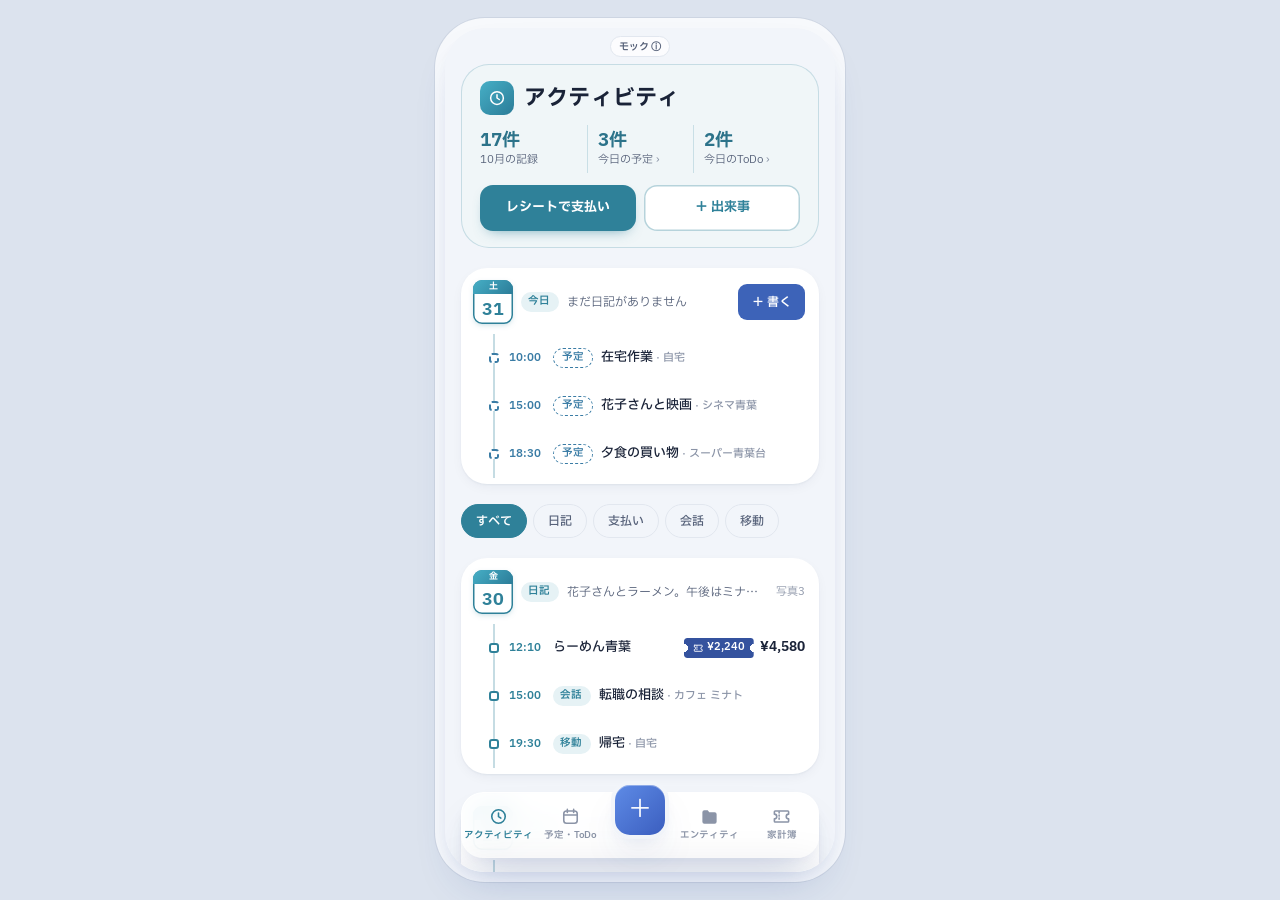
<file: index.html>
<!doctype html>
<html lang="ja">
<head>
<meta charset="utf-8">
<meta name="viewport" content="width=device-width,initial-scale=1,viewport-fit=cover">
<title>個人記録 UIモック v2</title>
<link rel="preconnect" href="https://fonts.googleapis.com">
<link rel="preconnect" href="https://fonts.gstatic.com" crossorigin>
<link href="https://fonts.googleapis.com/css2?family=IBM+Plex+Sans+JP:wght@400;500;600;700&display=swap" rel="stylesheet">
<style>
/* ===== Tokens ===== */
:root{
  --font:"IBM Plex Sans JP","Hiragino Sans","Noto Sans JP",system-ui,sans-serif;
  --canvas:#F2F5FA; --surface:#FFFFFF; --border:#E2E7EF;
  --text:#1A2338; --text2:#566179; --muted:#8B94A7;
  --entity:#3D63B8; --entity-t:#EBF0FA;
  --activity:#2F8199; --activity-t:#E6F2F5;
  --note:#327F77; --note-t:#E6F2EF;
  --type:#34416B; --type-t:#E3E7F0;
  --expense:#34529E; --expense-t:#ECF0F9;
  --unknown:#D2602A; --unknown-t:#FDEEE6;
  --special:#6E55C8; --special-t:#EFEBFA;
  --schedule:#3A7CA5; --schedule-t:#E8F1F7; --g-schedule:linear-gradient(135deg,#7FC0DD 0%,#3A7CA5 100%);
  --todo:#C2456E; --todo-t:#FBEAF0; --g-todo:linear-gradient(135deg,#E37C9E 0%,#B83A64 100%);
  --g-entity:linear-gradient(135deg,#5E8BE6 0%,#3B5EBF 100%);
  --g-activity:linear-gradient(135deg,#46AFC6 0%,#2B7C98 100%);
  --g-note:linear-gradient(135deg,#4FAE9D 0%,#2D7A6F 100%);
  --g-expense:linear-gradient(135deg,#5B7BD8 0%,#344FA0 100%);
  --sh-card:0 4px 14px -4px rgba(26,38,72,.08),0 1px 2px rgba(26,38,72,.05);
  --sh-soft:0 22px 44px -18px rgba(40,72,150,.28),0 6px 16px -8px rgba(40,72,150,.10);
  --ds-soft:drop-shadow(0 16px 18px rgba(40,72,150,.18)) drop-shadow(0 3px 6px rgba(40,72,150,.08));
  --s1:4px; --s2:8px; --s3:10px; --s4:14px; --s5:16px; --s6:20px;
  --r-s:6px; --r-m:12px; --r-l:16px; --r-xl:18px;
}
*{box-sizing:border-box;margin:0;padding:0}
html,body{height:100%}
body{font-family:var(--font);color:var(--text);font-size:14px;line-height:1.5;-webkit-font-smoothing:antialiased;background:#DCE3EE}
button{font:inherit;color:inherit;background:none;border:0;cursor:pointer}
a{color:inherit;text-decoration:none}
svg.i{width:1em;height:1em;flex:none;vertical-align:-.12em}

/* ===== Phone frame ===== */
.device{position:relative;width:100%;height:100dvh;margin:0 auto;overflow:hidden;background:var(--canvas)}
body{background:var(--canvas)}
@media (min-width:700px){
  body{display:flex;align-items:center;justify-content:center;padding:24px 0;background:#DCE3EE}
  .device{max-width:390px;height:min(844px,calc(100dvh - 48px));border-radius:40px;box-shadow:var(--sh-soft),0 0 0 10px #F7F9FC,0 0 0 11px #CDD5E2}
}
.scroll{position:absolute;inset:0;overflow-y:auto;overscroll-behavior:contain;padding:36px var(--s5) 120px;scrollbar-width:none}
.scroll::-webkit-scrollbar{display:none}
.view{display:flex;flex-direction:column;gap:var(--s6);animation:fade .18s ease-out}
.view.push{animation:push .22s cubic-bezier(.2,.7,.2,1)}
@keyframes fade{from{opacity:0}to{opacity:1}}
@keyframes push{from{opacity:0;transform:translateX(18px)}to{opacity:1;transform:none}}

.h1{font-size:22px;font-weight:700;letter-spacing:.01em}
.cap{font-size:11px;color:var(--muted)}
.sub{font-size:12px;color:var(--text2)}
.num{font-variant-numeric:tabular-nums}
.row{display:flex;align-items:center;gap:var(--s2);min-width:0}
.grow{flex:1;min-width:0}
.ellipsis{white-space:nowrap;overflow:hidden;text-overflow:ellipsis}
.stack{display:flex;flex-direction:column;gap:var(--s2)}
.topbar{display:flex;align-items:center;gap:var(--s2);height:32px;font-size:13px;font-weight:600}
.back{color:var(--c,var(--entity))}
.sec-h{display:flex;align-items:baseline;gap:var(--s2);padding:0 2px}
.sec-h b{font-size:12px;color:var(--text2)}
.sec-h .cnt{font-size:11px;color:var(--muted)}
.sec-h .act{margin-left:auto;font-size:12px;font-weight:600;color:var(--entity)}
/* 見た目を変えずに当たり判定だけ広げる(最小48前後) */
.hit{position:relative}
.hit::after{content:"";position:absolute;inset:-14px -12px}
.back,.sec-h .act,.topbar .cap,.mockchip,.ttog,.fact-ver{position:relative}
.back::after,.sec-h .act::after,.topbar .cap::after,.fact-ver::after{content:"";position:absolute;inset:-12px -14px}
.mockchip::after{content:"";position:absolute;inset:-10px -8px}
.ttog::after{content:"";position:absolute;inset:-6px}

/* 画面タイトル: クラスの形アイコン + 名前 */
.ptitle{display:flex;align-items:center;gap:10px}
.ptitle .mk{display:grid;place-items:center;width:34px;height:34px;color:#fff;font-size:18px;flex:none}

/* ===== 面の3段 ===== */
.flat{background:var(--surface);border:1px solid var(--border);border-radius:var(--r-m);overflow:hidden}
.raised{background:var(--surface);border-radius:var(--r-l);box-shadow:var(--sh-card);overflow:hidden}
.lrow{display:flex;align-items:center;gap:var(--s3);padding:12px var(--s4);min-height:50px;border-bottom:1px solid var(--border)}
.lrow:last-child{border-bottom:0}
a.lrow:active,button.lrow:active{background:#F6F8FB}
.ground-ref{display:flex;align-items:center;gap:var(--s2);min-height:46px;padding:var(--s2) var(--s3);border:1px dashed color-mix(in srgb,var(--c,var(--activity)) 50%,transparent);border-radius:var(--r-m);font-size:13px}

/* ===================================================================
   形の言語(クラスごとに輪郭そのものを変える)
   エンティティ = フォルダのタブ / アクティビティ = 時間軸のカプセル
   支払い = カプセル+レシートのギザギザ / 自分の支出 = 半券付きチケット
   ノート = 角を折った紙 / 種類 = 値札
   =================================================================== */
.obj{position:relative;filter:var(--ds-soft)}
.hero{position:relative;overflow:hidden;color:#fff;padding:var(--s5);display:flex;flex-direction:column;align-items:flex-start;gap:var(--s1)}
.hero::before{content:"";position:absolute;inset:-40% -10% auto auto;width:80%;height:180%;pointer-events:none;
  background:linear-gradient(115deg,rgba(255,255,255,0) 35%,rgba(255,255,255,.16) 48%,rgba(255,255,255,0) 62%)}
.hero::after{content:"";position:absolute;inset:0;pointer-events:none;border-radius:inherit;
  background:radial-gradient(70% 60% at 0% 0%,rgba(255,255,255,.18),rgba(255,255,255,0) 70%)}
.hero>*{position:relative;z-index:1}
.hero .big{font-size:28px;font-weight:700;line-height:1.25}
.hero .title{font-size:20px;font-weight:700;line-height:1.3}
.hero .meta{font-size:11px;opacity:.9}
.lbl{display:inline-flex;align-items:center;gap:6px;font-size:12px;font-weight:700;letter-spacing:.04em}

/* --- エンティティ: フォルダのタブ --- */
.obj-e .tab{position:relative;display:inline-flex;align-items:center;gap:6px;height:32px;padding:0 16px 0 14px;border-radius:14px 14px 0 0;background:#5986E4;color:#fff;font-size:12px;font-weight:700;letter-spacing:.04em}
.obj-e .tab::after{content:"";position:absolute;right:-14px;bottom:0;width:14px;height:14px;background:radial-gradient(circle at 100% 0,transparent 13.5px,#5986E4 14px)}
.obj-e .hero{background:var(--g-entity);border-radius:0 var(--r-xl) var(--r-xl) var(--r-xl)}

/* --- アクティビティ: 時間軸に掛かったカプセル --- */
.obj-a{padding-left:22px}
.obj-a::before{content:"";position:absolute;left:7px;top:-14px;bottom:-14px;width:2px;border-radius:2px;background:linear-gradient(transparent,color-mix(in srgb,var(--activity) 45%,transparent) 20%,color-mix(in srgb,var(--activity) 45%,transparent) 80%,transparent)}
.obj-a::after{content:"";position:absolute;left:0;top:26px;width:16px;height:16px;border-radius:5px;background:#fff;border:4px solid var(--activity);box-sizing:border-box}
.obj-a .hero{background:var(--g-activity);border-radius:32px;padding:18px 20px}
.obj-a .lbl{height:24px;padding:0 10px 0 8px;border-radius:999px;background:rgba(255,255,255,.2)}
/* 日記: 日めくりカレンダーの1枚(綴じ穴の帯・大きな日付・罫線) */
.obj-d .hero{border-radius:18px;padding-top:36px;
  background:repeating-linear-gradient(180deg,transparent 0 27px,rgba(255,255,255,.09) 27px 28px),var(--g-activity)}
.obj-d .bind{position:absolute;left:0;right:0;top:0;height:24px;z-index:2;display:flex;justify-content:space-around;align-items:center;padding:0 36px;background:rgba(8,40,56,.2)}
.obj-d .bind i{width:18px;height:8px;border-radius:4px;background:rgba(255,255,255,.75);box-shadow:inset 0 1px 2px rgba(0,0,0,.35)}
.obj-d .dnum{font-size:46px;font-weight:700;line-height:1;letter-spacing:-.02em}

/* --- 自分の支出: 半券付きチケット --- */
.obj-x .hero{--stub:66px;flex-direction:row;align-items:stretch;gap:0;padding:0;border-radius:14px;background:var(--g-expense);
  -webkit-mask:radial-gradient(circle 10px at var(--stub) 0,#0000 97%,#000) top/100% 51% no-repeat,radial-gradient(circle 10px at var(--stub) 100%,#0000 97%,#000) bottom/100% 51% no-repeat;
          mask:radial-gradient(circle 10px at var(--stub) 0,#0000 97%,#000) top/100% 51% no-repeat,radial-gradient(circle 10px at var(--stub) 100%,#0000 97%,#000) bottom/100% 51% no-repeat}
.obj-x .stub{width:var(--stub);flex:none;display:flex;flex-direction:column;align-items:center;justify-content:center;gap:4px;font-size:10px;font-weight:700;line-height:1.3;text-align:center;padding:14px 0}
.obj-x .stub svg{font-size:20px}
.obj-x .body{flex:1;padding:16px 18px;display:flex;flex-direction:column;align-items:flex-start;gap:4px;border-left:2px dashed rgba(255,255,255,.45)}

/* --- ノート: 角を折った紙 --- */
.obj-n .hero{background:var(--g-note);border-radius:var(--r-xl);
  -webkit-mask:linear-gradient(225deg,#0000 21px,#000 21.5px);mask:linear-gradient(225deg,#0000 21px,#000 21.5px)}
.obj-n .ear{position:absolute;top:0;right:0;width:30px;height:30px;border-radius:0 0 0 8px;z-index:2;
  background:linear-gradient(225deg,transparent 50%,#BFE3DB 50%);filter:drop-shadow(-2px 3px 3px rgba(20,60,55,.25))}
.obj-n .lbl{padding-top:2px}

/* ===== 小さい形(ラベル・チップ・参照) ===== */
/* アクティビティ: 丸いピル */
.b-act{display:inline-flex;align-items:center;gap:4px;height:20px;padding:0 9px 0 7px;border-radius:999px;background:var(--activity-t);color:var(--activity);font-size:10.5px;font-weight:600;white-space:nowrap}
/* 自分の支出: 両脇が欠けたチケット */
.b-exp{display:inline-flex;align-items:center;gap:4px;height:20px;padding:0 9px;border-radius:3px;background:var(--expense);color:#fff;font-size:10.5px;font-weight:600;white-space:nowrap;
  -webkit-mask:radial-gradient(circle 4px at 0 50%,#0000 97%,#000) left/51% 100% no-repeat,radial-gradient(circle 4px at 100% 50%,#0000 97%,#000) right/51% 100% no-repeat;
          mask:radial-gradient(circle 4px at 0 50%,#0000 97%,#000) left/51% 100% no-repeat,radial-gradient(circle 4px at 100% 50%,#0000 97%,#000) right/51% 100% no-repeat}
/* ノート: 角を落とした紙片 */
.b-note{display:inline-flex;align-items:center;gap:4px;height:20px;padding:0 10px 0 7px;border-radius:3px;background:var(--note-t);color:var(--note);font-size:10.5px;font-weight:600;white-space:nowrap;
  -webkit-mask:linear-gradient(225deg,#0000 6px,#000 6.5px);mask:linear-gradient(225deg,#0000 6px,#000 6.5px)}
/* 種類: 値札 */
.type{position:relative;display:inline-flex;align-items:center;height:20px;padding:0 8px 0 15px;background:var(--type-t);color:var(--type);font-size:11px;font-weight:600;white-space:nowrap;border-radius:0 4px 4px 0;
  clip-path:polygon(8px 0,100% 0,100% 100%,8px 100%,0 50%)}
.type::before{content:"";position:absolute;left:7px;top:50%;width:4px;height:4px;margin-top:-2px;border-radius:50%;background:currentColor;opacity:.6}
.type.ghost{background:rgba(255,255,255,.22);color:#fff}
.type.add{height:24px;background:none;color:#fff;clip-path:none;border:1px dashed rgba(255,255,255,.55);border-radius:4px;padding-left:8px}
.type.add::before{display:none}
/* エンティティ参照: 角の立った長方形 + 四角アバター */
.ref{display:inline-flex;align-items:center;gap:6px;height:26px;padding:0 10px 0 3px;border-radius:7px;background:var(--entity-t);color:var(--entity);font-size:13px;font-weight:600;white-space:nowrap;max-width:100%;box-shadow:inset 0 0 0 1px color-mix(in srgb,var(--entity) 18%,transparent)}
.ref i{display:grid;place-items:center;width:20px;height:20px;border-radius:5px;background:var(--entity);color:#fff;font-style:normal;font-size:10px;font-weight:700;flex:none}
.ref.unreg{background:none;box-shadow:none;border:1px dashed var(--muted);color:var(--text2);padding-left:10px}
/* アクティビティ参照: ピル */
.aref{display:inline-flex;align-items:center;gap:4px;height:24px;padding:0 10px 0 7px;border-radius:999px;background:var(--activity-t);color:var(--activity);font-size:12px;font-weight:600}
.av{display:grid;place-items:center;flex:none;border-radius:9px;background:var(--entity-t);color:var(--entity);font-weight:700}
/* 一覧の先頭マーク */
.mk-a{width:10px;height:10px;border-radius:3px;border:3px solid var(--activity);background:#fff;flex:none}
.mk-x{color:var(--expense);font-size:18px;display:grid;flex:none}
.mk-n{color:var(--note);font-size:18px;display:grid;flex:none}

.seg{display:flex;padding:3px;background:#E7ECF4;border-radius:10px}
.seg a{flex:1;display:flex;align-items:center;justify-content:center;gap:5px;height:38px;border-radius:8px;font-size:13px;font-weight:600;color:var(--text2)}
.seg a.on{background:var(--surface);color:var(--text);box-shadow:var(--sh-card)}
.seg button{flex:1;display:flex;align-items:center;justify-content:center;gap:4px;height:38px;border-radius:8px;font-size:12.5px;font-weight:600;color:var(--text2)}
.seg button.on{background:var(--surface);color:var(--text);box-shadow:var(--sh-card)}
.pill{display:inline-flex;align-items:center;gap:4px;height:34px;padding:0 14px;border-radius:999px;border:1px solid var(--border);font-size:12px;font-weight:500;color:var(--text2);white-space:nowrap}
.pill.on{background:var(--activity);border-color:var(--activity);color:#fff;font-weight:600}
.chips{display:flex;gap:6px;overflow-x:auto;scrollbar-width:none;margin:0 calc(var(--s5)*-1);padding:0 var(--s5)}
.chips::-webkit-scrollbar{display:none}

/* ===== Timeline: 日=カプセル、出来事=軸上の丸 ===== */
.day{border-radius:26px}
.day-h{display:flex;align-items:center;gap:var(--s2);min-height:64px;padding:12px var(--s4) 10px 12px}
.day-h .dd{display:flex;flex-direction:column;width:40px;height:44px;border-radius:9px;overflow:hidden;background:#fff;flex:none;box-shadow:inset 0 0 0 1.5px var(--activity),0 2px 6px -2px rgba(47,129,153,.35)}
.day-h .dd span{height:14px;display:grid;place-items:center;background:var(--g-activity);color:#fff;font-size:9px;font-weight:700}
.day-h .dd b{flex:1;display:grid;place-items:center;color:var(--activity);font-size:17px;line-height:1}
.rail{position:relative;margin:0 0 6px 32px;border-left:2px solid color-mix(in srgb,var(--activity) 28%,transparent)}
.kid{position:relative;display:flex;align-items:center;gap:var(--s2);padding:0 var(--s4) 0 var(--s4);min-height:48px}
.kid::before{content:"";position:absolute;left:-6px;top:50%;width:10px;height:10px;margin-top:-5px;border-radius:3px;background:#fff;border:2.5px solid var(--activity);box-sizing:border-box}
.kid .t{width:36px;flex:none;font-size:11px;font-weight:600;color:var(--activity)}
.kid .ti{font-size:13px;font-weight:500}
.kid .amt{font-size:13px;font-weight:700}

.suggest{display:flex;align-items:center;gap:var(--s2);padding:var(--s2) var(--s2) var(--s2) var(--s3);border-radius:var(--r-m);background:var(--entity-t);font-size:12px;color:var(--entity)}
.btn{display:inline-flex;align-items:center;justify-content:center;gap:4px;height:38px;padding:0 14px;border-radius:9px;background:var(--entity);color:#fff;font-size:12px;font-weight:600;white-space:nowrap}
.disclose{font-size:12px;font-weight:600;color:var(--entity);min-height:46px;padding:var(--s3) var(--s4);text-align:left;width:100%}

/* ===== Bottom nav ===== */
.nav{position:absolute;left:var(--s5);right:var(--s5);bottom:calc(14px + env(safe-area-inset-bottom));height:66px;display:flex;align-items:center;justify-content:space-around;
  background:rgba(255,255,255,.88);backdrop-filter:blur(14px);-webkit-backdrop-filter:blur(14px);border:1px solid rgba(255,255,255,.9);border-radius:22px;box-shadow:var(--sh-soft);z-index:5}
.nav a{display:flex;flex-direction:column;align-items:center;justify-content:center;gap:2px;flex:1;min-width:0;height:56px;border-radius:14px;white-space:nowrap;letter-spacing:-.02em;font-size:9.5px;font-weight:600;color:var(--muted)}
.nav a svg{font-size:19px}
.nav a.on{color:var(--c)}
.nav .plus{flex:none;width:58px;height:58px;margin:-30px 4px 0;border-radius:19px;border:4px solid var(--canvas);background:var(--g-entity);color:#fff;font-size:24px;display:grid;place-items:center;box-shadow:var(--sh-soft),inset 0 1px 0 rgba(255,255,255,.35)}

.scrim{position:absolute;inset:0;background:rgba(20,30,55,.28);opacity:0;pointer-events:none;transition:opacity .2s;z-index:8}
.sheet{position:absolute;left:0;right:0;bottom:0;max-height:78%;overflow:auto;background:var(--surface);border-radius:22px 22px 0 0;padding:var(--s3) var(--s5) calc(var(--s6) + env(safe-area-inset-bottom));
  transform:translateY(105%);transition:transform .24s cubic-bezier(.2,.7,.2,1);z-index:9;box-shadow:0 -10px 40px -10px rgba(20,30,60,.25)}
.open .scrim{opacity:1;pointer-events:auto} .open .sheet{transform:none}
.grab{width:36px;height:4px;border-radius:2px;background:#D5DCE7;margin:0 auto var(--s4)}
.toast{position:absolute;left:50%;bottom:92px;transform:translate(-50%,10px);opacity:0;transition:.2s;background:#1F2A44;color:#fff;font-size:12px;padding:8px 14px;border-radius:999px;z-index:10;white-space:nowrap;pointer-events:none}
.toast.show{opacity:1;transform:translate(-50%,0)}
.mockchip{position:absolute;top:8px;left:50%;transform:translateX(-50%);z-index:6;font-size:10px;font-weight:600;color:var(--text2);background:rgba(255,255,255,.75);border:1px solid var(--border);border-radius:999px;padding:2px 8px}
.photo{width:52px;height:52px;border-radius:10px;flex:none;background:linear-gradient(160deg,#E3ECF8,#C9D8EE)}
.photo:nth-child(2){background:linear-gradient(160deg,#D7E6F7,#9FB8DF)}
.photo:nth-child(3){background:linear-gradient(160deg,#E9EEF5,#B9C6DB)}
.empty{padding:var(--s4);font-size:12px;color:var(--muted);text-align:center}
.tree{padding:6px 10px 6px 6px}
.trow{display:flex;align-items:center;gap:6px;min-height:46px;padding-right:4px}
.ttog{width:28px;height:28px;display:grid;place-items:center;color:var(--muted);font-size:10px;flex:none;border-radius:6px}
.ttog:active{background:#EEF1F6}
.tkids{margin-left:10px;padding-left:12px;border-left:2px solid color-mix(in srgb,var(--type) 22%,transparent)}
/* 一覧: エンティティ=フォルダ型カード */
.fgrid{display:grid;grid-template-columns:1fr 1fr;gap:12px;filter:drop-shadow(0 4px 8px rgba(26,38,72,.09))}
.fcard{position:relative;display:block;padding-top:18px;min-width:0}
.ftab{position:absolute;top:0;left:0;height:19px;min-width:40px;padding:0 10px;border-radius:9px 9px 0 0;background:var(--entity);color:#fff;font-size:11px;font-weight:700;display:grid;place-items:center}
.ftab::after{content:"";position:absolute;right:-9px;bottom:0;width:9px;height:9px;background:radial-gradient(circle at 100% 0,transparent 8.5px,var(--entity) 9px)}
.fbody{position:relative;background:#fff;border-radius:0 12px 12px 12px;border-top:3px solid var(--entity);padding:11px 12px 12px;display:flex;flex-direction:column;gap:5px;min-width:0}
.fbody b{font-size:14px;padding-right:22px}
.fcount{position:absolute;right:10px;top:9px;display:flex;align-items:center;gap:3px;font-size:10px;font-weight:600;color:var(--activity)}
.type.tiny{height:16px;font-size:10px;padding:0 6px 0 12px}
.type.tiny::before{left:5px}
/* 一覧: 自分の支出=切り離したチケット */
.tlist{display:flex;flex-direction:column;gap:8px;filter:drop-shadow(0 3px 6px rgba(26,38,72,.09))}
.tkt{--st:58px;display:flex;align-items:center;gap:10px;height:56px;padding-right:14px;background:#fff;border-radius:10px;font-size:13px;
  -webkit-mask:radial-gradient(circle 6px at var(--st) 0,#0000 97%,#000) top/100% 51% no-repeat,radial-gradient(circle 6px at var(--st) 100%,#0000 97%,#000) bottom/100% 51% no-repeat;
          mask:radial-gradient(circle 6px at var(--st) 0,#0000 97%,#000) top/100% 51% no-repeat,radial-gradient(circle 6px at var(--st) 100%,#0000 97%,#000) bottom/100% 51% no-repeat}
.tstub{width:var(--st);flex:none;align-self:stretch;display:grid;place-items:center;background:var(--expense-t);color:var(--expense);font-size:12px;font-weight:700;border-right:1.5px dashed color-mix(in srgb,var(--expense) 40%,transparent)}
.tamt{font-weight:700;color:var(--expense)}
/* 一覧: ノート=角を折った紙 */
.plist{display:flex;flex-direction:column;gap:10px;filter:drop-shadow(0 4px 8px rgba(26,38,72,.09))}
.paper{position:relative;display:flex;flex-direction:column;gap:2px;padding:14px 44px 14px 16px;border-radius:4px 0 10px 10px;
  background:linear-gradient(225deg,transparent 0 13px,#fff 13px)}
.paper::before{content:"";position:absolute;left:0;top:10px;bottom:10px;width:3px;border-radius:2px;background:var(--note)}
.paper::after{content:"";position:absolute;top:0;right:0;width:18.4px;height:18.4px;border-radius:0 0 0 4px;background:linear-gradient(225deg,transparent 50%,#CFE6E0 50%)}
.paper b{font-size:14px}
.pdate{position:absolute;right:14px;bottom:12px}
/* 品目 */
.iname{font-size:13px;font-weight:500}
.iamt{width:68px;text-align:right;font-weight:600;font-size:13px;flex:none}
.tax{width:30px;text-align:right;flex:none}
.items .burden{display:none}
.items.sb .burden{display:inline}
.grp{width:100%;text-align:left}
.cntx{display:inline-grid;place-items:center;min-width:22px;height:18px;padding:0 5px;margin-left:4px;border-radius:5px;background:var(--activity-t);color:var(--activity);font-size:11px;font-weight:700;vertical-align:1px}
.chev{width:12px;text-align:center;flex:none}
.grp-kids .lrow{min-height:42px;padding-left:28px;background:#FAFBFD}
/* ===== 家計簿 ===== */
/* カテゴリ = 帳簿のインデックス(左に帯・右が丸い) */
.cat{display:inline-flex;align-items:center;height:22px;padding:0 10px 0 8px;border-radius:3px 11px 11px 3px;border-left:3px solid var(--cc,var(--expense));background:color-mix(in srgb,var(--cc,var(--expense)) 13%,#fff);color:color-mix(in srgb,var(--cc,var(--expense)) 78%,#1A2338);font-size:11.5px;font-weight:600;white-space:nowrap}
.cat.ghost{background:rgba(255,255,255,.2);color:#fff;border-left-color:#fff}
/* 特別感: 非日常だけ印を付ける(日常は既定なので出さない) */
.spc{display:inline-flex;align-items:center;gap:3px;height:20px;padding:0 8px;border-radius:6px;background:var(--special-t);color:var(--special);font-size:10.5px;font-weight:700;white-space:nowrap}
.spc.ghost{background:rgba(255,255,255,.2);color:#E6DEFF}
.mswitch{display:flex;align-items:center;justify-content:space-between;height:44px;margin:-6px 0}
.mswitch button{width:48px;height:44px;font-size:20px;color:var(--text2);border-radius:10px}
.mswitch b{font-size:16px}
.spl{align-self:stretch;display:flex;gap:2px;height:6px;border-radius:3px;overflow:hidden;margin-top:8px}
.spl i{display:block;background:rgba(255,255,255,.85)} .spl i.s{background:#CFC2F7}
.chartc{padding:14px 14px 10px}
.chart{width:100%;height:auto;display:block;margin-top:6px}
.chart .ax{font-size:10px;fill:var(--muted);font-family:var(--font)} .chart .ax.on{fill:var(--text);font-weight:700}
.chart .axv{font-size:10px;fill:var(--expense);font-weight:700;font-family:var(--font)}
.chart .avg{font-size:9px;fill:var(--muted);font-family:var(--font)}
.lg{display:inline-flex;align-items:center;gap:4px;font-size:11px;color:var(--text2)} .lg i{width:9px;height:9px;border-radius:3px;display:block}
.bar{flex:none;width:70px;height:6px;border-radius:3px;background:#EDF0F5;display:flex;overflow:hidden}
.bar i{display:block;height:100%} .bar .d{background:var(--expense)} .bar .s{background:var(--special)}
.brow{flex:1;display:flex;align-items:center;gap:10px;min-height:46px;padding:4px 8px 4px 4px;text-align:left;border-radius:8px;min-width:0}
.brow.on{background:var(--expense-t)}
.blist{padding:4px 8px}
.bamt{width:66px;text-align:right;font-weight:600;font-size:13px;flex:none}
.filterbar{display:flex;align-items:center;gap:8px;min-height:36px;padding:0 2px;font-size:12px;color:var(--text2)}
/* 編集 */
.more{width:40px;height:40px;display:grid;place-items:center;color:var(--muted);border-radius:10px;flex:none;letter-spacing:1px}
.more:active{background:#EEF1F6}
.btn.ghost{background:var(--surface);color:var(--entity);box-shadow:inset 0 0 0 1px var(--border)}
.field{display:flex;flex-direction:column;gap:6px;margin-bottom:14px}
.field label{font-size:11px;color:var(--muted);font-weight:600}
.field input,.field select{font:inherit;font-size:15px;height:48px;padding:0 12px;border:1px solid var(--border);border-radius:10px;background:#fff;color:var(--text)}
.segm{display:inline-flex;padding:3px;background:#EEF1F6;border-radius:10px;align-self:flex-start}
.segm button{height:38px;padding:0 14px;border-radius:8px;font-size:12.5px;font-weight:600;color:var(--text2)}
.segm button.on{background:#fff;color:var(--text);box-shadow:var(--sh-card)} .segm button.on.sp{color:var(--special)}
/* ===== 各タブ最上部: このページは何か + サマリ ===== */
.intro{border-radius:14px;padding:12px 14px;background:#fff;border:1px solid var(--border)}
.imap{display:flex;flex-direction:column;gap:8px;padding-bottom:12px;margin-bottom:8px;border-bottom:1px dashed var(--border)}
.imap.solo{padding:0;margin:-8px 0 0;border:0}
.mrow{display:flex;align-items:center;flex-wrap:wrap;gap:6px;min-height:26px}
.arr{display:inline-flex;flex-direction:column;align-items:center;justify-content:center;color:var(--muted);font-size:13px;line-height:1;min-width:22px}
.arr small{font-size:9px;font-weight:700;margin-bottom:1px;white-space:nowrap}
.box{display:inline-flex;align-items:center;gap:4px;padding:3px;border-radius:9px;border:1px dashed color-mix(in srgb,var(--text2) 35%,transparent)}
.b-todo{display:inline-flex;align-items:center;gap:4px;height:20px;padding:0 8px 0 6px;border-radius:6px;background:var(--todo-t);color:var(--todo);font-size:10.5px;font-weight:600;white-space:nowrap}
.b-diary{display:inline-flex;align-items:center;height:22px;padding:0 8px;border-radius:5px;background:#fff;color:var(--activity);font-size:10.5px;font-weight:700;box-shadow:inset 0 0 0 1.5px var(--activity),inset 0 5px 0 var(--activity)}
.vchip{display:inline-flex;align-items:center;gap:3px;height:20px;padding:0 7px;border-radius:6px;background:#EEF1F6;color:var(--text2);font-size:10.5px;font-weight:600}
.vchip i{width:9px;height:9px;border-radius:3px;display:block}
.ptitle .h1.off{color:#B8C0CF}
.phead{--t:color-mix(in srgb,var(--c) 7%,#fff);position:relative;display:flex;flex-direction:column;gap:12px;padding:14px;background:var(--t);border:1px solid color-mix(in srgb,var(--c) 22%,transparent);border-radius:16px}
.phead .istats{margin-top:-2px}
.phead.activity{border-radius:28px;padding:16px 18px}
.phead.schedule{border:1.5px dashed color-mix(in srgb,var(--c) 60%,transparent);border-radius:24px}
.phead.todo{border-left:7px solid var(--c);border-radius:10px 16px 16px 10px}
.phead.entity{border-radius:0 16px 16px 16px;margin-top:14px}
.phead.entity::before{content:"";position:absolute;left:-1px;top:-15px;width:96px;height:15px;background:var(--t);border:1px solid color-mix(in srgb,var(--c) 22%,transparent);border-bottom:0;border-radius:12px 12px 0 0}
.phead.note{border-radius:16px;-webkit-mask:linear-gradient(225deg,#0000 18px,#000 18.5px);mask:linear-gradient(225deg,#0000 18px,#000 18.5px)}
.phead.ptype{border-radius:0 16px 16px 0;padding-left:30px;clip-path:polygon(18px 0,100% 0,100% 100%,18px 100%,0 50%)}
.phead.expense{--st:0px;border-radius:16px;
  -webkit-mask:radial-gradient(circle 10px at 0 50%,#0000 97%,#000) left/51% 100% no-repeat,radial-gradient(circle 10px at 100% 50%,#0000 97%,#000) right/51% 100% no-repeat;
          mask:radial-gradient(circle 10px at 0 50%,#0000 97%,#000) left/51% 100% no-repeat,radial-gradient(circle 10px at 100% 50%,#0000 97%,#000) right/51% 100% no-repeat}
.phead .ptitle{gap:10px}
.pacts{display:flex;gap:8px}
.pbtn{flex:1;display:flex;align-items:center;justify-content:center;gap:6px;min-height:46px;padding:0 10px;border-radius:13px;background:var(--c);color:#fff;font-size:13px;font-weight:700;white-space:nowrap;box-shadow:0 6px 14px -8px color-mix(in srgb,var(--c) 80%,transparent)}
.pbtn.sub{background:#fff;color:var(--c);box-shadow:inset 0 0 0 1.5px color-mix(in srgb,var(--c) 35%,transparent)}
.pbtn svg{font-size:16px}
.lbig{font-size:30px;font-weight:700;line-height:1.15;color:color-mix(in srgb,var(--c) 85%,#1A2338)}
.lbar{display:flex;gap:2px;height:8px;border-radius:4px;overflow:hidden}
.lbar i{display:block}
.bt{display:flex;align-items:center;gap:10px;padding:8px 10px;border-radius:14px;background:#fff;border:1px solid var(--border)}
.bt.dup{border-color:color-mix(in srgb,var(--unknown) 45%,transparent);background:var(--unknown-t)}
.bt.skip,.bt.saved{opacity:.55}
.mini-b{height:34px;padding:0 12px;border-radius:9px;background:var(--expense);color:#fff;font-size:12px;font-weight:700;white-space:nowrap}
.mini-b.sub{background:#fff;color:var(--text2);box-shadow:inset 0 0 0 1px var(--border)}
.skel{display:block;height:12px;width:80%;border-radius:6px;background:linear-gradient(90deg,#EEF1F6,#F7F9FC,#EEF1F6);background-size:200% 100%;animation:sk 1s linear infinite}
@keyframes sk{from{background-position:200% 0}to{background-position:0 0}}
.sheet.tall{max-height:94%}
.camb{display:flex;flex-direction:column;align-items:center;justify-content:center;gap:6px;height:170px;border-radius:18px;border:2px dashed color-mix(in srgb,var(--expense) 45%,transparent);background:var(--expense-t);color:var(--expense);cursor:pointer}
.scan{position:relative;width:200px;margin:0 auto 10px;border-radius:12px;overflow:hidden;box-shadow:var(--sh-card)}
.scan img{display:block;width:100%}
.scan i{position:absolute;left:0;right:0;height:40px;background:linear-gradient(180deg,transparent,rgba(61,99,184,.35),transparent);animation:scan 1s linear infinite}
@keyframes scan{from{top:-40px}to{top:100%}}
.rthumb{width:56px;height:72px;object-fit:cover;border-radius:8px;box-shadow:var(--sh-card);background:#fff}
.rc-item{display:flex;align-items:center;gap:6px;padding:6px 8px;border-bottom:1px solid var(--border)}
.rc-item input,.rc-item select{font:inherit;font-size:14px;height:42px;border:1px solid var(--border);border-radius:8px;padding:0 8px;background:#fff;color:var(--text);min-width:0}
.rc-item .n{flex:1}.rc-item .pr{width:74px;text-align:right}.rc-item .tx{width:58px;padding:0 4px}.rc-item .bd{width:64px;padding:0 4px}
.rc-item .del{width:32px;height:42px;color:var(--muted);flex:none}
.rctot{display:flex;align-items:center;gap:8px;min-height:48px;padding:0 12px;margin:-4px 0 14px;border-radius:12px;background:var(--expense-t);color:var(--expense)}
.okb{font-size:11px;font-weight:700;color:var(--note)}.ngb{font-size:11px;font-weight:700;color:var(--unknown)}
.chkrow{display:flex;align-items:center;gap:8px;min-height:40px;font-size:13px;color:var(--text2)}
.chkrow input{width:20px;height:20px}
.field textarea{font:inherit;font-size:15px;padding:10px 12px;border:1px solid var(--border);border-radius:10px;resize:vertical;color:var(--text)}
.ref.off,.cat.off{opacity:.45;filter:grayscale(.6)}
button.ref{height:34px;font-size:13px}
.rimg{width:100%;max-height:260px;object-fit:contain;border-radius:10px;background:#F6F8FB}
.istats{display:grid;grid-auto-flow:column;grid-auto-columns:1fr}
.ist{display:flex;flex-direction:column;justify-content:center;min-height:48px;padding:0 10px;border-left:1px solid color-mix(in srgb,var(--c) 20%,transparent);min-width:0}
.ist:first-child{padding-left:0;border-left:0}
.iv{font-size:18px;font-weight:700;line-height:1.2;color:color-mix(in srgb,var(--c) 85%,#1A2338)}
.il{font-size:11px;color:var(--text2);white-space:nowrap;overflow:hidden;text-overflow:ellipsis}
a.ist .il::after{content:" ›";color:var(--muted)}
/* FAB */
.fab{position:absolute;right:18px;bottom:calc(96px + env(safe-area-inset-bottom));width:58px;height:58px;border-radius:18px;background:var(--g-entity);color:#fff;font-size:28px;display:grid;place-items:center;box-shadow:var(--sh-soft),inset 0 1px 0 rgba(255,255,255,.35);z-index:6}
/* 予定(=これからのアクティビティ): 点線の輪郭 */
.b-plan{display:inline-flex;align-items:center;height:20px;padding:0 8px;border-radius:999px;border:1.5px dashed var(--schedule);color:var(--schedule);font-size:10.5px;font-weight:600;white-space:nowrap}
.kid.plan::before{border-style:dashed;border-color:var(--schedule);background:#fff}
.kid.plan .t{color:var(--schedule)}
.cal{display:grid;grid-template-columns:repeat(7,1fr);gap:2px}
.cwd{font-size:10px;text-align:center;color:var(--muted);padding:2px 0 4px}
.cwd.sun{color:#C4553F}.cwd.sat{color:#3D6FB6}
.cday{min-height:60px;display:flex;flex-direction:column;align-items:stretch;gap:2px;padding:4px 2px;border-radius:10px;min-width:0}
.cday .dn{font-size:12px;font-weight:600;height:22px;width:24px;display:grid;place-items:center;align-self:center;border-radius:7px}
.cday.sun .dn{color:#C4553F}.cday.sat .dn{color:#3D6FB6}
.cday.sel{background:var(--schedule-t)}
.cday.today .dn{background:var(--schedule);color:#fff}
.cday.out{opacity:.35}
.ebar{display:block;font-size:8.5px;line-height:13px;height:13px;border-radius:3px;padding:0 3px;background:color-mix(in srgb,var(--schedule) 16%,#fff);color:var(--schedule);white-space:nowrap;overflow:hidden;text-overflow:clip;font-style:normal;text-align:left;font-weight:600}
.ebar.hol{background:#FBE7E2;color:#C4553F}.ebar.pay{background:var(--expense-t);color:var(--expense)}
.emore{font-size:8.5px;color:var(--muted);font-style:normal;line-height:11px}
.adot{width:6px;height:6px;border-radius:2px;background:var(--activity);align-self:center}
.ev{display:flex;align-items:center;gap:12px;min-height:58px;padding:8px 12px;border-radius:14px;background:#fff;border:1.5px dashed color-mix(in srgb,var(--schedule) 50%,transparent)}
.ev.pay{border-color:color-mix(in srgb,var(--expense) 45%,transparent)}
.ev.hol{border-color:#EBB9AE}
.evt{width:42px;flex:none;display:flex;flex-direction:column;font-size:11px;color:var(--muted);line-height:1.3}
.evt b{font-size:13px;color:var(--schedule)}
.evb{flex:1;min-width:0;display:flex;flex-direction:column}
.evb b{font-size:14px;font-weight:600}
.rec{font-size:10.5px;font-weight:700;color:var(--activity);background:var(--activity-t);border-radius:6px;padding:2px 7px;white-space:nowrap}
.arow{display:flex;align-items:center;gap:10px;min-height:48px;padding:6px 12px;border-radius:14px;background:var(--activity-t)}
.dgrid{position:relative}
.hline{position:absolute;left:44px;right:0;border-top:1px solid var(--border)}
.hlab{position:absolute;left:0;width:36px;text-align:right;font-size:10px;color:var(--muted);transform:translateY(-7px)}
.blk{position:absolute;left:52px;right:76px;border-radius:12px;border:1.5px dashed var(--schedule);background:color-mix(in srgb,var(--schedule) 9%,#fff);padding:5px 10px;font-size:11px;overflow:hidden;color:var(--text2)}
.blk b{display:block;font-size:13px;color:var(--schedule)}
.ablk{position:absolute;right:2px;width:68px;height:26px;border-radius:8px;background:var(--activity);color:#fff;font-size:10.5px;font-weight:600;display:grid;place-items:center;white-space:nowrap;overflow:hidden}
.nowl{position:absolute;left:44px;right:0;border-top:2px solid #D2563C;z-index:2}
.nowl::before{content:"";position:absolute;left:-5px;top:-5px;width:8px;height:8px;border-radius:3px;background:#D2563C}
.obj-p .hero{background:var(--g-schedule);border-radius:30px;outline:2px dashed rgba(255,255,255,.6);outline-offset:-8px;padding:20px 22px}
.obj-p .lbl{height:24px;padding:0 10px 0 8px;border-radius:999px;background:rgba(255,255,255,.2)}
/* ToDo: チェック欄の付いたカード */
.task{display:flex;align-items:center;gap:12px;min-height:56px;padding:6px 14px;border-bottom:1px solid var(--border)}
.task:last-child{border-bottom:0}
.chk{position:relative;width:26px;height:26px;border-radius:8px;border:2px solid var(--todo);display:grid;place-items:center;color:#fff;flex:none;font-size:14px;background:#fff}
.chk::after{content:"";position:absolute;inset:-11px}
.task.done .chk,.chk.on{background:var(--todo)}
.tbody{flex:1;min-width:0;display:flex;flex-direction:column;gap:3px}
.tt{font-size:14px;font-weight:500;white-space:nowrap;overflow:hidden;text-overflow:ellipsis}
.task.done .tt{text-decoration:line-through;color:var(--muted)}
.tmeta{display:flex;align-items:center;gap:6px;font-size:11px;color:var(--muted);white-space:nowrap;overflow:hidden}
.due{font-size:10.5px;font-weight:600;padding:1px 6px;border-radius:5px;background:#EEF1F6;color:var(--text2)}
.due.over{background:#FBE7E2;color:#C4553F}.due.today{background:var(--todo-t);color:var(--todo)}
.mini{display:inline-flex;align-items:center;gap:3px;font-size:10.5px;font-weight:600;color:var(--entity)}
.mini.ev{all:unset;display:inline-flex;align-items:center;gap:3px;font-size:10.5px;font-weight:600;color:var(--schedule)}
.pri{color:#C4553F;font-weight:800;font-size:14px;width:12px;text-align:center}
.qadd{display:flex;align-items:center;gap:10px;min-height:52px;padding:0 6px 0 14px;border-radius:14px;background:#fff;border:1.5px solid color-mix(in srgb,var(--todo) 35%,transparent)}
.qadd input{flex:1;min-width:0;border:0;outline:0;font:inherit;font-size:14px;height:48px;background:none;color:var(--text)}
.pill.todo.on{background:var(--todo);border-color:var(--todo)}
.pill.cal.on{background:var(--schedule);border-color:var(--schedule)}
.tsec{font-size:12px;font-weight:700;color:var(--text2);padding:0 2px}
.tsec.over{color:#C4553F}
.obj-t .hero{flex-direction:row;padding:0;gap:0;border-radius:18px;background:var(--g-todo);align-items:stretch}
.obj-t .hc{width:64px;flex:none;display:grid;place-items:center;background:rgba(0,0,0,.12)}
.obj-t .hc .chk{width:34px;height:34px;border-color:#fff;background:transparent;font-size:18px}
.obj-t .hc .chk.on{background:#fff;color:var(--todo)}
.obj-t .hb{flex:1;padding:16px;display:flex;flex-direction:column;gap:4px;align-items:flex-start;min-width:0}
.suggest.todo{background:var(--todo-t);color:var(--todo)}
.suggest.todo .btn{background:var(--todo)}
.ghead{display:flex;align-items:center;gap:8px;min-height:40px;width:100%;padding:0 2px;text-align:left}
.swatches{display:flex;gap:8px;flex-wrap:wrap}
.sw{width:36px;height:36px;border-radius:10px;border:3px solid #fff;box-shadow:0 0 0 1px var(--border)}
.sw.on{box-shadow:0 0 0 2px var(--text)}
.sw.inh{background:repeating-linear-gradient(45deg,#EEF1F6 0 4px,#fff 4px 8px)!important}
.legend{display:grid;grid-template-columns:auto 1fr;gap:10px 12px;align-items:center;font-size:12px;color:var(--text2)}
</style>
</head>
<body>
<div class="device" id="dev">
  <button class="mockchip" onclick="openAbout()">モック ⓘ</button>
  <div class="scroll" id="scroll"><div id="app"></div></div>
  <nav class="nav" id="nav"></nav>
  <div class="scrim" onclick="closeSheet()"></div>
  <div class="sheet" id="sheet"></div>
  <div class="toast" id="toast"></div>
</div>
<script>
/* ======================= 形アイコン(SVGパス。Androidのベクターに移せる) ======================= */
const sv=(d,fill)=>`<svg class="i" viewBox="0 0 24 24" fill="${fill?'currentColor':'none'}" stroke="${fill?'none':'currentColor'}" stroke-width="2" stroke-linecap="round" stroke-linejoin="round">${d}</svg>`;
const IC={
  entity:sv('<path d="M3 6.5A2.5 2.5 0 0 1 5.5 4h4.2l2 2.5h6.8A2.5 2.5 0 0 1 21 9v9.5a2.5 2.5 0 0 1-2.5 2.5h-13A2.5 2.5 0 0 1 3 18.5Z"/>',1),
  activity:sv('<circle cx="12" cy="12" r="8.5"/><path d="M12 7.5V12l3 2"/>'),
  expense:sv('<path d="M4 5h16a1 1 0 0 1 1 1v3a3 3 0 0 0 0 6v3a1 1 0 0 1-1 1H4a1 1 0 0 1-1-1v-3a3 3 0 0 0 0-6V6a1 1 0 0 1 1-1Z"/><path d="M9 6v12" stroke-dasharray="1.5 2.5"/>'),
  note:sv('<path d="M6 3h8.5L20 8.5V19a2 2 0 0 1-2 2H6a2 2 0 0 1-2-2V5a2 2 0 0 1 2-2Z"/><path d="M14 3v6h6"/>'),
  schedule:sv('<rect x="3.5" y="5" width="17" height="15.5" rx="3.5"/><path d="M3.5 10h17M8 3v4M16 3v4"/>'),
  todo:sv('<rect x="3.5" y="3.5" width="17" height="17" rx="4.5"/><path d="m8 12.5 3 3 5-6"/>'),
  type:sv('<path d="M3 12 10 4.5h9.5A1.5 1.5 0 0 1 21 6v12a1.5 1.5 0 0 1-1.5 1.5H10Z"/><circle cx="11" cy="12" r="1.4" fill="currentColor"/>'),
};
/* ======================= データ(架空) ======================= */
const TYPES={
  person:{n:'人物'}, colleague:{n:'同僚',p:'person'}, split:{n:'割り勘メンバー',p:'person'},
  place:{n:'場所'}, shop:{n:'店',p:'place'}, food:{n:'飲食店',p:'shop'}, ramen:{n:'ラーメン屋',p:'food'}, cafe:{n:'カフェ',p:'food'}, bakery:{n:'パン屋',p:'food'},
  super:{n:'スーパー',p:'shop'}, drug:{n:'ドラッグストア',p:'shop'}, home:{n:'住まい',p:'place'}, work:{n:'作業場所',p:'place'},
  company:{n:'会社'}, thing:{n:'物'}, doc:{n:'書類'}
};
const E={
  me:{n:'自分',i:'自',t:['person'],facts:[]},
  hanako:{n:'田中 花子',i:'花',t:['person','colleague','split'],facts:[
    {k:'姓',v:'田中',ver:'版2 · 2020-04〜',hist:[['佐藤','〜2020-04','結婚']]},
    {k:'名',v:'花子'},{k:'電話',v:'090-1234-5678'},{k:'誕生日',v:'1994-06-12'},
    {k:'住所',v:'横浜市青葉区…',ver:'版3 · 2023-03〜',hist:[['川崎市宮前区…','2020-04〜2023-03','転居'],['世田谷区…','〜2020-04','']]},
    {k:'メール',v:'hanako@example.com',rare:1},{k:'略称',v:'花',rare:1},{k:'血液型',v:'A',rare:1}],
    rels:[['配偶者','taro','2020-04〜',1],['勤務先','acorp','2018-04〜',0],['友人','ken','',1]]},
  taro:{n:'田中 太郎',i:'太',t:['person'],facts:[{k:'電話',v:'080-2222-3333'}]},
  ken:{n:'山本 健',i:'健',t:['person','split'],facts:[{k:'電話',v:'070-4444-5555'}]},
  acorp:{n:'A社',i:'A',t:['company'],facts:[{k:'所在地',v:'東京都渋谷区…'}]},
  aoba:{n:'らーめん青葉',i:'ら',t:['ramen'],facts:[{k:'住所',v:'青葉区青葉台1-2'},{k:'営業',v:'11:00–21:00',rare:1},{k:'定休日',v:'水曜',rare:1}]},
  minato:{n:'カフェ ミナト',i:'ミ',t:['cafe','work'],facts:[{k:'住所',v:'青葉区美しが丘3'},{k:'電源',v:'あり(窓側)',rare:1}]},
  super:{n:'スーパー青葉台',i:'ス',t:['super'],facts:[{k:'営業',v:'9:00–23:00'}]},
  drug:{n:'ドラッグ桜',i:'桜',t:['drug'],facts:[{k:'住所',v:'青葉区桜台5'}]},
  home:{n:'自宅',i:'家',t:['home'],facts:[{k:'住所',v:'青葉区…'}]},
};
const NOTES={
  hanako:{upd:'10/28 21:04',ver:7,body:[['好み','甘い物が好き。辛い物は苦手。お酒はビールなら飲む。'],['最近のこと','転職を考えている。{e:acorp} は2018年から。10/30に {a:c1} で話した。']],subs:[['誕生日プレゼント候補','更新 10/12'],['好きな店','リンク 3']]},
  aoba:{upd:'10/30 13:02',ver:2,body:[['メモ','麺は硬めがおいしい。餃子は2人で1皿で足りる。']],subs:[]},
};
const A={
  d1030:{type:'日記',date:'2026-10-30',dd:'30',dw:'金',body:'花子さんとラーメン。午後はミナトで作業、夜は早めに帰宅。',photos:3,kids:['p1','c1','m1']},
  d1029:{type:'日記',date:'2026-10-29',dd:'29',dw:'木',body:'雨。在宅で仕事。',kids:['p2']},
  d1028:{type:'日記',date:'2026-10-28',dd:'28',dw:'水',body:'朝パンを買って出社。',kids:['p3']},
  d1027:{type:'日記',date:'2026-10-27',dd:'27',dw:'火',body:'',kids:['p4']},
  p1:{type:'支払い',parent:'d1030',time:'12:10',title:'昼食',pay:'現金',amt:4580,roles:[['支払先','aoba'],['支払者','me'],['同席','hanako']],
      items:[{n:'醤油らーめん',price:1100,b:'自分',tax:10},{n:'塩らーめん',price:1200,b:'花子',tax:10},{n:'餃子',price:680,b:'半分',tax:10},
             {n:'生ビール',price:800,b:'自分',tax:10,memo:'1杯目'},{n:'生ビール',price:800,b:'花子',tax:10,memo:'花子さんの分'}],x:'x1',adv:['hanako',2340,'未精算']},
  c1:{type:'会話',parent:'d1030',time:'15:00',title:'転職の相談',roles:[['参加','hanako'],['場所','minato']],body:'A社を辞めるか迷っているとのこと。年内に決めたいらしい。'},
  m1:{type:'移動',parent:'d1030',time:'19:30',title:'帰宅',roles:[['出発','minato'],['到着','home']]},
  p2:{type:'支払い',parent:'d1029',time:'18:40',title:'買い物',pay:'カード ••1234',amt:2684,roles:[['支払先','super'],['支払者','me']],
      items:[{n:'牛乳',price:238,b:'自分',tax:8},{n:'卵',price:268,b:'自分',tax:8,memo:'特売'},{n:'卵',price:268,b:'自分',tax:8},{n:'鶏もも肉',price:612,b:'自分',tax:8},{n:'キッチンペーパー',price:398,b:'自分',tax:10},{n:'その他',price:900,b:'自分',tax:8}],x:'x2'},
  p3:{type:'支払い',parent:'d1028',time:'08:20',title:'朝のパン',pay:'現金',amt:620,roles:[['支払先',null,'ベーカリー木漏れ日'],['支払者','me']],items:[{n:'クロワッサン',price:280,b:'自分',tax:8},{n:'カレーパン',price:340,b:'自分',tax:8}],x:'x3'},
  p4:{type:'支払い',parent:'d1027',time:'20:05',title:'日用品',pay:'カード ••1234',amt:1280,roles:[['支払先','drug'],['支払者','me']],items:[{n:'洗剤',price:680,b:'自分',tax:10},{n:'歯ブラシ',price:600,b:'自分',tax:10}],x:'x4'},
};
const X={
  x1:{pay:'p1',amt:2240,cat:'eatout',memo:'花子さんとランチ',items:[{n:'醤油らーめん',price:1100,b:'全額'},{n:'餃子',price:340,b:'1/2'},{n:'生ビール',price:800,b:'全額',memo:'1杯目'}]},
  x2:{pay:'p2',amt:2684,cat:'cook',memo:'',items:[{n:'牛乳',price:238,b:'全額'},{n:'卵',price:268,b:'全額',memo:'特売'},{n:'卵',price:268,b:'全額'},{n:'鶏もも肉',price:612,b:'全額'},{n:'キッチンペーパー',price:398,b:'全額'},{n:'その他',price:900,b:'全額',unk:1}]},
  x3:{pay:'p3',amt:620,cat:'cafe',memo:'',items:[{n:'クロワッサン',price:280,b:'全額'},{n:'カレーパン',price:340,b:'全額'}]},
  x4:{pay:'p4',amt:1280,cat:'daily',memo:'',items:[{n:'洗剤',price:680,b:'全額'},{n:'歯ブラシ',price:600,b:'全額'}]},
};
const DAYS=['d1030','d1029','d1028','d1027'];
/* カテゴリ: 階層 = 種類の軸。sp = 特別感の既定(子は親から継承、支出ごとに上書き可) */
const CATS={
  house:{n:'住居',c:'#5E6E91',fx:'固定'}, rent:{n:'家賃',p:'house'},
  comm:{n:'通信',c:'#3E9AA0',fx:'固定'}, phone:{n:'スマホ',p:'comm'}, sub:{n:'サブスク',p:'comm'},
  food:{n:'食費',c:'#E07A4F'}, cook:{n:'自炊',p:'food'}, eatout:{n:'外食',p:'food'}, cafe:{n:'カフェ・軽食',p:'food'},
  daily:{n:'日用品',c:'#6FB07A'},
  trans:{n:'交通費',c:'#4C8BC9'}, train:{n:'電車',p:'trans'}, taxi:{n:'タクシー',p:'trans',sp:'非日常'},
  fun:{n:'娯楽',c:'#E3B341'}, hobby:{n:'趣味',p:'fun'}, travel:{n:'旅行',p:'fun',sp:'非日常'},
  gift:{n:'贈り物',c:'#D9789B',sp:'非日常'},
};
const COLORS=['#5E6E91','#3E9AA0','#E07A4F','#6FB07A','#4C8BC9','#E3B341','#D9789B','#8A9BB8'];
/* 10月のほかの支払い(タイムラインには出さない架空データ) */
[['d1025','2026-10-25','日','p5','電車','JR 青葉台駅',null,1280,'x5','train'],
 ['d1022','2026-10-22','木','p6','映画','シネマ青葉',null,2000,'x6','hobby'],
 ['d1015','2026-10-15','木','p7','買い物',null,'super',3120,'x7','cook'],
 ['d1012','2026-10-12','月','p8','誕生日ディナー',null,'aoba',6800,'x8','eatout','非日常'],
 ['d1008','2026-10-08','木','p9','日用品',null,'drug',980,'x9','daily'],
 ['d1005','2026-10-05','月','p10','タクシー','タクシー',null,2400,'x10','taxi'],
 ['d1003','2026-10-03','土','p11','温泉旅行の宿','宿 山の湯',null,18000,'x11','travel'],
 ['d1002','2026-10-02','金','p12','コーヒー',null,'minato',580,'x12','cafe'],
 ['d1027','2026-10-27','火','p13','家賃','大家(振込)',null,85000,'x13','rent'],
 ['d1010','2026-10-10','土','p14','スマホ料金','モバイル通信',null,3280,'x14','phone'],
 ['d1015','2026-10-15','木','p15','動画サブスク','動画配信',null,990,'x15','sub'],
].forEach(([d,date,dw,pid,title,shopName,shopId,amt,xid,cat,sp])=>{
  if(A[d])A[d].kids.push(pid);else A[d]={type:'日記',date,dd:String(+date.slice(8)),dw,body:'',kids:[pid]};
  const roles=[['支払先',shopId,shopName],['支払者','me']];if(pid==='p8')roles.push(['同席','hanako']);
  A[pid]={type:'支払い',parent:d,time:'19:00',title,pay:'カード ••1234',amt,roles,items:[{n:title,price:amt,b:'自分',tax:10}],x:xid};
  X[xid]={pay:pid,amt,cat,sp,memo:'',items:[{n:title,price:amt,b:'全額'}]};
});
/* 過去の月: 大分類ごとの合計 */
const TREND=[['5月',{house:85000,comm:4270,food:19800,daily:2900,trans:4100,fun:6200,gift:0}],
 ['6月',{house:85000,comm:4270,food:21400,daily:3400,trans:3600,fun:2800,gift:3000}],
 ['7月',{house:85000,comm:4270,food:18800,daily:2600,trans:6900,fun:19800,gift:0}],
 ['8月',{house:85000,comm:4270,food:22600,daily:3100,trans:9200,fun:24500,gift:5400}],
 ['9月',{house:85000,comm:4270,food:20100,daily:2800,trans:3900,fun:4600,gift:0}]];
/* 予定(=これからのアクティビティ)。終わると記録(rec)に結び付く */
const TODAY='2026-10-31';
const EV={
  e9:{t:'在宅作業',d:'2026-10-31',s:'10:00',e:'12:00',place:['home']},
  e1:{t:'花子さんと映画',d:'2026-10-31',s:'15:00',e:'17:10',place:[null,'シネマ青葉'],who:['hanako'],todo:['t2'],memo:'チケットはネットで予約',alarm:'30分前'},
  e2:{t:'夕食の買い物',d:'2026-10-31',s:'18:30',e:'19:00',place:['super'],todo:['t4','t5','t6'],alarm:'なし'},
  e3:{t:'歯医者',d:'2026-11-02',s:'10:00',e:'11:00',place:[null,'さくら歯科'],todo:['t3'],alarm:'1時間前'},
  e4:{t:'家賃の支払い',d:'2026-10-27',all:1,rep:'毎月27日',pay:{amt:85000,cat:'rent'},rec:'p13'},
  e5:{t:'花子さんとランチ',d:'2026-10-30',s:'12:00',e:'13:00',place:['aoba'],who:['hanako'],rec:'p1'},
  e6:{t:'温泉旅行',d:'2026-11-08',d2:'2026-11-09',all:1,place:[null,'宿 山の湯'],who:['hanako']},
  e7:{t:'スマホ料金',d:'2026-10-10',all:1,rep:'毎月10日',pay:{amt:3280,cat:'phone'},rec:'p14'},
  e8:{t:'文化の日',d:'2026-11-03',all:1,hol:1},
  e10:{t:'動画サブスク',d:'2026-10-15',all:1,rep:'毎月15日',pay:{amt:990,cat:'sub'},rec:'p15'},
};
/* ToDo: 完了状態を持つ。対象エンティティ・予定・支払い(購入)に結び付く */
const LISTS={inbox:{n:'受信箱'},life:{n:'生活'},shop:{n:'買い物',shop:'super'}};
const TD={
  t2:{t:'映画のチケットを予約',due:'2026-10-31',list:'inbox',ev:'e1',pri:1},
  t9:{t:'資源ごみを出す',due:'2026-10-31',list:'life',rep:'毎週土曜',done:'2026-10-31'},
  t7:{t:'ドラッグ桜のポイントを交換',due:'2026-10-29',list:'inbox',ent:['drug']},
  t3:{t:'歯医者の問診票を書く',due:'2026-11-01',list:'life',ev:'e3'},
  t1:{t:'花子さんの誕生日プレゼントを選ぶ',due:'2026-11-05',list:'life',pri:1,ent:['hanako'],sub:[['候補を3つ挙げる',1],['予算を決める',0],['注文する',0]],memo:'ノートの「誕生日プレゼント候補」を見る'},
  t8:{t:'年末調整の書類を出す',due:'2026-11-14',list:'life'},
  t4:{t:'牛乳',list:'shop',ev:'e2'},
  t6:{t:'食器用洗剤',list:'shop',ev:'e2'},
  t5:{t:'卵',list:'shop',ev:'e2',done:'2026-10-29',pay:'p2'},
  t10:{t:'スマホの料金プランを見直す',list:'inbox',memo:'通信費(固定費)を下げたい'},
};
const TYPE_PROPS={person:['電話','誕生日','住所'],colleague:['部署'],split:['略称'],place:['住所'],shop:['営業時間','定休日'],company:['所在地'],thing:['購入日'],doc:['発行元','期限']};

/* ======================= helpers ======================= */
const yen=n=>'¥'+n.toLocaleString('ja-JP');
const $=s=>document.querySelector(s);
const typeAnc=t=>{const r=[];while(t){r.unshift(t);t=TYPES[t].p}return r};
const isUnder=(t,root)=>typeAnc(t).includes(root);
const ref=id=>{const e=E[id];return `<a class="ref" href="#/e/${id}"><i>${e.i}</i>${e.n}</a>`};
const roleRef=r=>r[1]?ref(r[1]):`<span class="ref unreg">${r[2]}</span>`;
const aref=id=>`<a class="aref" href="#/a/${id}">${IC.activity}${A[id].title}</a>`;
const bAct=t=>`<span class="b-act">${t}</span>`;
const bExp=t=>`<span class="b-exp">${IC.expense}${t}</span>`;
const bNote=t=>`<span class="b-note">${IC.note}${t}</span>`;
const tag=(t,cls='')=>`<a class="type ${cls}" href="#/entities/${t}">${TYPES[t].n}</a>`;
const sec=(t,c='',act='')=>`<div class="sec-h"><b>${t}</b><span class="cnt">${c}</span>${act?`<span class="act">${act}</span>`:''}</div>`;
const topbar=(label,color,right='•••')=>`<div class="topbar"><a class="back" style="--c:var(--${color})" href="javascript:goBack()">‹ ${label}</a><span class="grow"></span><span class="cap">${right}</span></div>`;
const actsOf=id=>Object.entries(A).filter(([k,a])=>a.roles&&a.roles.some(r=>r[1]===id)).map(([k,a])=>[k,a,a.roles.find(r=>r[1]===id)[0]]);
const relsOf=id=>{const out=[];for(const[k,e]of Object.entries(E))(e.rels||[]).forEach(r=>{if(k===id)out.push([r[0],r[1],r[2],r[3]]);else if(r[1]===id)out.push([r[3]?r[0]:({'勤務先':'従業員'}[r[0]]||r[0]),k,r[2],r[3]])});return out};
const dayOf=a=>A[a.parent];
const md=d=>{const[y,m,dd]=d.split('-');return `${+m}/${+dd}`};
/* 画面タイトルの形マーク: クラスと同じ輪郭 */
const MK={
  activity:`<span class="mk" style="border-radius:10px;background:var(--g-activity)">${IC.activity}</span>`,
  entity:`<span class="mk" style="border-radius:3px 10px 10px 10px;background:var(--g-entity)">${IC.entity}</span>`,
  note:`<span class="mk" style="border-radius:8px;background:var(--g-note);-webkit-mask:linear-gradient(225deg,#0000 7px,#000 7.5px);mask:linear-gradient(225deg,#0000 7px,#000 7.5px)">${IC.note}</span>`,
  type:`<span class="mk" style="background:var(--type);clip-path:polygon(11px 0,100% 0,100% 100%,11px 100%,0 50%);border-radius:0 8px 8px 0;padding-left:6px">${IC.type}</span>`,
};
MK.schedule=`<span class="mk" style="border-radius:10px;background:var(--g-schedule);outline:1.5px dashed rgba(255,255,255,.7);outline-offset:-4px">${IC.schedule}</span>`;
MK.todo=`<span class="mk" style="border-radius:10px;background:var(--g-todo)">${IC.todo}</span>`;
MK.ledger=`<span class="mk" style="border-radius:8px;background:var(--g-expense);-webkit-mask:radial-gradient(circle 5px at 0 50%,#0000 97%,#000) left/51% 100% no-repeat,radial-gradient(circle 5px at 100% 50%,#0000 97%,#000) right/51% 100% no-repeat;mask:radial-gradient(circle 5px at 0 50%,#0000 97%,#000) left/51% 100% no-repeat,radial-gradient(circle 5px at 100% 50%,#0000 97%,#000) right/51% 100% no-repeat">${IC.expense}</span>`;
const catAnc=k=>{const r=[];while(k){r.unshift(k);k=CATS[k].p}return r};
const catName=k=>CATS[k].n;
const catPath=k=>catAnc(k).map(c=>CATS[c].n).join(' › ');
const catColor=k=>{for(const c of catAnc(k).reverse())if(CATS[c].c)return CATS[c].c;return '#8B94A7'};
const catChip=(k,path)=>`<span class="cat" style="--cc:${catColor(k)}">${path?catPath(k):CATS[k].n}</span>`;
const catFx=k=>{for(const c of catAnc(k).reverse())if(CATS[c].fx)return CATS[c].fx;return '変動'};
const xFx=x=>x.fx||catFx(x.cat);
const ROOTS=()=>Object.keys(CATS).filter(k=>!CATS[k].p);
const intro=(c,map,stats)=>{const h=head(PH[0],PH[1],PH[2],stats);PH=null;return h};
/* 図の部品(クラスと同じ形) */
const ND={act:l=>`<span class="b-act">${l}</span>`,plan:l=>`<span class="b-plan">${l}</span>`,diary:l=>`<span class="b-diary">${l}</span>`,
  ent:l=>`<span class="ref" style="height:22px;font-size:11px"><i>${IC.entity}</i>${l}</span>`,note:l=>bNote(l),tag:l=>`<span class="type">${l}</span>`,
  exp:l=>bExp(l),todo:l=>`<span class="b-todo">${IC.todo}${l}</span>`,cat:(l,c)=>`<span class="cat" style="${c?'--cc:'+c:''}">${l}</span>`};
const arr=l=>`<span class="arr">${l?`<small>${l}</small>`:''}⟶</span>`;
const box=h=>`<span class="box">${h}</span>`;
const mrow=h=>`<div class="mrow">${h}</div>`;
const mdw=d=>{const dt=new Date(d);return `${dt.getMonth()+1}/${dt.getDate()}(${'日月火水木金土'[dt.getDay()]})`};
const addDays=(d,n)=>{const dt=new Date(d);dt.setDate(dt.getDate()+n);return dt.toISOString().slice(0,10)};
const repOn=(e,d)=>e.rep&&d>e.d&&+d.slice(8)===+e.d.slice(8);
const evOn=d=>Object.entries(EV).filter(([k,e])=>e.d===d||(e.d2&&e.d<=d&&d<=e.d2)||repOn(e,d)).sort((a,b)=>(a[1].all?'0':a[1].s).localeCompare(b[1].all?'0':b[1].s));
const actsOn=d=>Object.entries(A).filter(([k,a])=>a.type!=='日記'&&a.parent&&A[a.parent].date===d);
const placeOf=e=>e.place?(e.place[0]?E[e.place[0]].n:e.place[1]):'';
const nextOn=e=>{if(!e.rep)return e.d;const dom=String(+e.d.slice(8)).padStart(2,'0');let y=+TODAY.slice(0,4),m=+TODAY.slice(5,7);let d=`${y}-${String(m).padStart(2,'0')}-${dom}`;if(d<=TODAY){m++;if(m>12){m=1;y++}d=`${y}-${String(m).padStart(2,'0')}-${dom}`}return d};
const tdOpen=k=>!TD[k].done;
const catSp=k=>{for(const c of catAnc(k).reverse())if(CATS[c].sp)return CATS[c].sp;return '日常'};
const xSp=x=>x.sp||catSp(x.cat);
const shopOf=x=>{const r=A[x.pay].roles[0];return r[1]?E[r[1]].n:r[2]};
const whoOf=x=>{const w=A[x.pay].roles.filter(r=>r[1]&&!['支払先','支払者'].includes(r[0])).map(r=>E[r[1]].n);return w.length?w:['ひとり']};
const xDate=x=>dayOf(A[x.pay]).date;
const propsOf=k=>typeAnc(k).flatMap(t=>(TYPE_PROPS[t]||[]).map(p=>[p,t]));
const CLS={activity:'activity',schedule:'schedule',todo:'todo',entity:'entity',note:'note',type:'ptype',ledger:'expense'};
const CVAR={ptype:'type'};
const SWITCH={schedule:`<span class="h1">予定</span><a class="h1 off" href="#/todo">ToDo</a><span class="grow"></span>`,todo:`<a class="h1 off" href="#/schedule">予定</a><span class="h1">ToDo</span><span class="grow"></span>`};
/* ページ内の主ボタン(このタブで一番多い作成操作) */
const ACTS={
  'アクティビティ':[['レシートで支払い',"openReceipt()",'activity'],['＋ 出来事',"openNewHappening()",'activity',1]],
  '予定':[['＋ 予定',"openNewEvent()",'calendar']],
  'エンティティ':[['＋ 人物',"openNewEntity('person')",'entity'],['＋ 場所',"openNewEntity('shop')",'entity',1],['＋ その他',"openNewEntity('thing')",'entity',1]],
  '種類の管理':[['＋ 種類を作成',"newNode('type')",'type']],
  'カテゴリの管理':[['＋ カテゴリを作成',"newNode('cat')",'expense']],
  '家計簿':[['レシートで支払い',"openReceipt()",'expense'],['＋ 支出',"openQuickExpense()",'expense',1]],
};
let PH=null;
const head=(k,t,right,stats,extra='')=>{const a=ACTS[t]||[];
  return `<div class="phead ${CLS[k]}" style="--c:var(--${CVAR[CLS[k]]||CLS[k]})"><div class="ptitle">${MK[k]}${SWITCH[k]||`<span class="h1 grow">${t}</span>`}${right||''}</div>
  ${extra}${stats&&stats.length?`<div class="istats">${stats.map(([l,v,href])=>href?`<a class="ist" href="${href}"><span class="iv num">${v}</span><span class="il">${l}</span></a>`:`<div class="ist"><span class="iv num">${v}</span><span class="il">${l}</span></div>`).join('')}</div>`:''}
  ${a.length?`<div class="pacts">${a.map(([l,fn,ic,sub])=>`<button class="pbtn ${sub?'sub':''}" onclick="${fn}">${l}</button>`).join('')}</div>`:''}</div>`};
const ptitle=(k,t,right='')=>{PH=[k,t,right];return ''};

/* ======================= hero builders ======================= */
const heroE=(inner)=>`<div class="obj obj-e"><div class="tab">${IC.entity}エンティティ</div><div class="hero">${inner}</div></div>`;
const heroD=a=>`<div class="obj obj-a obj-d"><div class="hero"><div class="bind"><i></i><i></i><i></i><i></i></div>
  <div class="row" style="gap:14px;align-items:flex-end"><span class="dnum num">${a.dd}</span><div class="stack" style="gap:2px"><span class="lbl">${IC.activity}アクティビティ · 日記</span><span class="title">${+a.date.slice(0,4)}年${+a.date.slice(5,7)}月 ${a.dw}曜日</span></div></div>
  <span class="meta" style="padding-top:6px">${a.kids.length}件の出来事${a.photos?' · 写真'+a.photos:''}</span></div></div>`;
const heroA=(type,inner)=>`<div class="obj obj-a"><div class="hero"><div class="row" style="gap:6px"><span class="lbl">${IC.activity}アクティビティ</span><span class="type ghost">${type}</span></div>${inner}</div></div>`;
const heroX=(inner)=>`<div class="obj obj-x"><div class="hero"><div class="stub">${IC.expense}<span>自分の<br>支出</span></div><div class="body">${inner}</div></div></div>`;
const heroN=(inner)=>`<div class="obj obj-n"><i class="ear"></i><div class="hero"><span class="lbl">${IC.note}ノート</span>${inner}</div></div>`;

/* 品目: 表示時だけ「同じ名前+同じ値段」でまとめる(データは1行=1個のまま) */
let gid=0;
function itemRows(items,tax){
  const g=[],m={};
  items.forEach(it=>{const k=it.n+'|'+it.price;if(!m[k]){m[k]={n:it.n,price:it.price,list:[]};g.push(m[k])}m[k].list.push(it)});
  const unk=x=>x.unk?'<span class="b-act" style="background:var(--unknown-t);color:var(--unknown)">不明</span>':'';
  return g.map(gr=>{const n=gr.list.length,it=gr.list[0];
    if(n===1)return `<div class="lrow"><span class="grow ellipsis iname">${gr.n}${it.memo?`<span class="cap"> · ${it.memo}</span>`:''}</span>${unk(it)}<span class="cap burden">${it.b}</span>${tax?`<span class="cap tax">${it.tax}%</span>`:''}<span class="iamt num">${yen(gr.price)}</span><span class="chev"></span></div>`;
    const id='g'+(gid++);
    return `<button class="lrow grp" onclick="togGrp('${id}',this)"><span class="grow ellipsis iname">${gr.n}<span class="cntx">×${n}</span><span class="cap"> @${yen(gr.price)}</span></span>${tax?`<span class="cap tax">${it.tax}%</span>`:''}<span class="iamt num">${yen(gr.price*n)}</span><span class="cap chev">▸</span></button>
    <div class="grp-kids" id="${id}" hidden>${gr.list.map((x,i)=>`<div class="lrow"><span class="grow ellipsis cap" style="color:var(--text2)">${i+1}個目${x.memo?' · '+x.memo:' · メモなし'}</span>${unk(x)}<span class="cap burden">${x.b}</span>${tax?'<span class="tax"></span>':''}<span class="iamt num" style="font-weight:500;color:var(--text2)">${yen(x.price)}</span><span class="chev"></span></div>`).join('')}</div>`}).join('');
}
function togGrp(id,btn){const el=document.getElementById(id);el.hidden=!el.hidden;btn.querySelector('.chev').textContent=el.hidden?'▸':'▾'}
function togBurden(btn){const c=btn.closest('.items');c.classList.toggle('sb');btn.textContent=c.classList.contains('sb')?'負担を隠す ▴':'負担を表示 ▾'}
function togTree(btn){const k=btn.closest('.tnode').querySelector(':scope>.tkids');k.hidden=!k.hidden;btn.textContent=k.hidden?'▸':'▾'}

/* ======================= views ======================= */
function kidRow(k){const c=A[k];const x=c.x&&X[c.x];return `<a class="kid" href="#/a/${k}">
      <span class="t num">${c.time}</span>${c.amt?'':bAct(c.type)}
      <span class="ti grow ellipsis">${c.amt?roleName(c.roles[0]):c.title+(c.roles&&c.roles.length?`<span class="cap"> · ${roleName(c.roles.find(r=>r[0]==='場所'||r[0]==='到着')||c.roles[0])}</span>`:'')}</span>
      ${c.amt?`<span class="row" style="gap:6px">${x?bExp(yen(x.amt)):''}<span class="amt num">${yen(c.amt)}</span></span>`:''}</a>`}
function vActivities(){
  const todayId=Object.keys(A).find(k=>A[k].type==='日記'&&A[k].date===TODAY);const td=todayId?A[todayId]:{kids:[],body:''};
  const rows=[...td.kids.map(k=>[A[k].time,kidRow(k)]),...evOn(TODAY).filter(([k,e])=>!e.all&&!e.rec).map(([k,e])=>[e.s,`<a class="kid plan" href="#/ev/${k}"><span class="t num">${e.s}</span><span class="b-plan">予定</span><span class="ti grow ellipsis">${e.t}<span class="cap"> · ${placeOf(e)}</span></span></a>`])].sort((p,q)=>p[0].localeCompare(q[0]));
  const days=Object.entries(A).filter(([k,a])=>a.type==='日記'&&a.date<TODAY&&a.kids.length).sort((p,q)=>q[1].date.localeCompare(p[1].date)).slice(0,10);
  return `<div class="view">
  ${ptitle('activity','アクティビティ')}
  ${intro('activity','',[['10月の記録',Object.values(A).filter(a=>a.type!=='日記'&&A[a.parent]&&A[a.parent].date.startsWith('2026-10')).length+'件'],['今日の予定',evOn(TODAY).length+'件','#/schedule'],['今日のToDo',Object.values(TD).filter(t=>!t.done&&t.due&&t.due<=TODAY).length+'件','#/todo']])}
  <div class="day raised">
    <div class="day-h"><span class="dd num"><span>${dwOf(TODAY)}</span><b>${+TODAY.slice(8)}</b></span><span class="b-act">今日</span><span class="sub grow ellipsis">${td.body||'まだ日記がありません'}</span><button class="btn" style="height:36px" onclick="openDiary()">${td.body?'編集':'＋ 書く'}</button></div>
    <div class="rail">${rows.map(r=>r[1]).join('')}</div>
  </div>
  <div class="chips"><span class="pill on">すべて</span><span class="pill">日記</span><span class="pill">支払い</span><span class="pill">会話</span><span class="pill">移動</span></div>
  ${days.map(([d,a])=>`<div class="day raised">
    <a class="day-h" href="#/a/${d}"><span class="dd num"><span>${a.dw}</span><b>${a.dd}</b></span>
      ${bAct('日記')}<span class="sub grow ellipsis">${a.body||'—'}</span>${a.photos?`<span class="cap">写真${a.photos}</span>`:''}</a>
    <div class="rail">${[...a.kids].sort((p,q)=>A[p].time.localeCompare(A[q].time)).map(kidRow).join('')}</div>
  </div>`).join('')}
  </div>`;
}
let ledgerAxis='cat',ledgerFilter=null;
function vLedger(){
  const xs=Object.values(X);const tot=xs.reduce((a,x)=>a+x.amt,0);
  const sumBy=f=>xs.filter(f).reduce((a,x)=>a+x.amt,0);
  const sp=sumBy(x=>xSp(x)==='非日常'),fx=sumBy(x=>xFx(x)==='固定');
  const roots=ROOTS();
  const cur={};roots.forEach(r=>cur[r]=sumBy(x=>catAnc(x.cat)[0]===r));
  const months=[...TREND,['10月',cur]];
  const mt=m=>Object.values(m[1]).reduce((a,b)=>a+b,0);
  const avg=Math.round(TREND.reduce((a,m)=>a+mt(m),0)/TREND.length);
  const prevT=mt(TREND[TREND.length-1]);const diff=Math.round((tot-prevT)/prevT*100);
  /* 推移: カテゴリ(大分類)ごとの積み上げ */
  const max=Math.max(...months.map(mt),avg),W=326,H=128,bw=32,gap=(W-bw*months.length)/(months.length-1);
  const bars=months.map((m,i)=>{const x0=i*(bw+gap),isCur=i===months.length-1;let y=H;
    const segs=roots.map(r=>{const v=m[1][r]||0;if(!v)return '';const h=v/max*H;y-=h;return `<rect x="${x0}" y="${y+0.75}" width="${bw}" height="${Math.max(h-1.5,1)}" rx="${Math.min(4,h/2)}" fill="${catColor(r)}"/>`}).join('');
    return `<g opacity="${isCur?1:.5}">${segs}</g><text x="${x0+bw/2}" y="${H+16}" text-anchor="middle" class="ax${isCur?' on':''}">${m[0]}</text>${isCur?`<text x="${x0+bw/2}" y="${y-6}" text-anchor="middle" class="axv">${Math.round(mt(m)/1000)}k</text>`:''}`}).join('');
  const ay=H-avg/max*H;
  const chart=`<svg class="chart" viewBox="0 -18 ${W} ${H+38}"><line x1="0" x2="${W}" y1="${ay}" y2="${ay}" stroke="#8B94A7" stroke-dasharray="3 4"/><text x="0" y="${ay-4}" class="avg">5か月平均</text>${bars}</svg>`;
  /* 内訳 */
  let bmax=1;
  const brow=(label,list,axis,key,color)=>{const v=list.reduce((a,x)=>a+x.amt,0);
    const on=ledgerFilter&&ledgerFilter[0]===axis&&ledgerFilter[1]===key;
    return `<button class="brow ${on?'on':''}" onclick="setFilter('${axis}','${key}')"><span class="grow ellipsis" style="font-size:13px">${label}</span><span class="cap num" style="width:34px;text-align:right">${Math.round(v/tot*100)}%</span><span class="bar"><i style="width:${v/bmax*100}%;background:${color}"></i></span><span class="bamt num">${yen(v)}</span></button>`};
  const sumCat=k=>sumBy(x=>catAnc(x.cat).includes(k));
  const cnode=k=>{const list=xs.filter(x=>catAnc(x.cat).includes(k));if(!list.length)return '';
    const kids=Object.keys(CATS).filter(c=>CATS[c].p===k&&sumCat(c)).sort((a,b)=>sumCat(b)-sumCat(a));
    return `<div class="tnode"><div class="trow" style="padding-right:0">${kids.length?`<button class="ttog" onclick="togTree(this)">${CATS[k].p?'▾':'▸'}</button>`:'<span class="ttog"></span>'}${brow(catChip(k),list,'cat',k,catColor(k))}</div>${kids.length?`<div class="tkids" hidden>${kids.map(cnode).join('')}</div>`:''}</div>`};
  let body;
  if(ledgerAxis==='cat'){bmax=Math.max(...roots.map(sumCat));body=`<div class="flat tree">${roots.filter(sumCat).sort((a,b)=>sumCat(b)-sumCat(a)).map(cnode).join('')}</div>`}
  else if(ledgerAxis==='fx'){bmax=Math.max(fx,tot-fx);body=`<div class="flat blist">${brow('<b>固定費</b> <span class="cap">家賃・通信など毎月決まった額</span>',xs.filter(x=>xFx(x)==='固定'),'fx','固定','#5E6E91')}${brow('<b>変動費</b> <span class="cap">月ごとに変わる</span>',xs.filter(x=>xFx(x)!=='固定'),'fx','変動','#7FA0D6')}</div>`}
  else{bmax=Math.max(sp,tot-sp);body=`<div class="flat blist">${brow('日常',xs.filter(x=>xSp(x)!=='非日常'),'sp','日常','var(--expense)')}${brow('<span class="spc">✦ 非日常</span>',xs.filter(x=>xSp(x)==='非日常'),'sp','非日常','var(--special)')}</div>`}
  const match=x=>{if(!ledgerFilter)return true;const[ax,k]=ledgerFilter;return ax==='cat'?catAnc(x.cat).includes(k):ax==='sp'?xSp(x)===k:xFx(x)===k};
  const fl=Object.entries(X).filter(([k,x])=>match(x)).sort((a,b)=>xDate(b[1]).localeCompare(xDate(a[1])));
  const flabel=ledgerFilter?(ledgerFilter[0]==='cat'?catPath(ledgerFilter[1]):ledgerFilter[1]):'';
  const upcoming=Object.entries(EV).filter(([k,e])=>e.pay).map(([k,e])=>[k,e,nextOn(e)]).filter(([k,e,d])=>d>TODAY).sort((a,b)=>a[2].localeCompare(b[2]));
  return `<div class="view">
  ${head('ledger','家計簿',`<a class="cap hit" href="#/cats" style="color:var(--expense);font-weight:600">カテゴリ ›</a>`,
    [['固定費',yen(fx)],['変動費',yen(tot-fx)],['✦ 非日常',yen(sp)]],
    `<div class="mswitch" style="margin:-8px -6px -4px"><button onclick="toast('前の月(モック)')">‹</button><b>2026年10月</b><button onclick="toast('次の月(モック)')">›</button></div>
    <div class="row" style="align-items:baseline;gap:10px"><span class="lbig num">${yen(tot)}</span><span class="cap">前月比 ${diff>0?'+':''}${diff}%</span></div>
    <div class="lbar">${roots.filter(r=>cur[r]).map(r=>`<i style="flex:${cur[r]};background:${catColor(r)}"></i>`).join('')}</div>`)}
  ${upcoming.length?`<div class="stack">${sec('これからの固定費',upcoming.length+'件','')}<div class="flat">${upcoming.map(([k,e,d])=>`<a class="lrow" href="#/ev/${k}"><span class="cap num" style="width:52px;color:var(--schedule);font-weight:600">${mdw(d)}</span><span class="grow ellipsis" style="font-size:13px">${e.t}</span>${catChip(e.pay.cat)}<span class="num" style="font-weight:600;font-size:13px">${yen(e.pay.amt)}</span></a>`).join('')}</div></div>`:''}
  <div class="stack">${sec('月々の推移','6か月')}
    <div class="flat chartc"><div class="row" style="gap:10px;flex-wrap:wrap">${roots.map(r=>`<span class="lg"><i style="background:${catColor(r)}"></i>${CATS[r].n}</span>`).join('')}</div>${chart}</div></div>
  <div class="stack">${sec('内訳')}
    <div class="seg">${[['cat','カテゴリ'],['fx','固定・変動'],['sp','特別感']].map(([k,l])=>`<button class="${ledgerAxis===k?'on':''}" onclick="setAxis('${k}')">${l}</button>`).join('')}</div>
    ${body}</div>
  <div class="stack">${sec('自分の支出',fl.length+'件')}
    ${ledgerFilter?`<div class="filterbar"><span class="cap">絞り込み</span><b class="grow ellipsis" style="color:var(--expense)">${flabel}</b><button class="btn ghost" style="height:36px" onclick="setFilter()">✕ 解除</button></div>`:''}
    <div class="tlist">${fl.map(([k,x])=>`<a class="tkt" href="#/x/${k}">
    <span class="tstub num" style="background:color-mix(in srgb,${catColor(x.cat)} 14%,#fff);color:color-mix(in srgb,${catColor(x.cat)} 80%,#1A2338)">${md(xDate(x))}</span><span class="grow ellipsis">${shopOf(x)}<span class="cap"> · ${catName(x.cat)}</span></span>${xSp(x)==='非日常'?'<span class="spc">✦</span>':''}<span class="num tamt">${yen(x.amt)}</span></a>`).join('')}</div></div>
  </div>`;
}
function setAxis(a){ledgerAxis=a;ledgerFilter=null;const y=$('#scroll').scrollTop;render();$('#scroll').scrollTop=y}
function setFilter(ax,k){const y=$('#scroll').scrollTop;ledgerFilter=(!ax||(ledgerFilter&&ledgerFilter[0]===ax&&ledgerFilter[1]===k))?null:[ax,k];render();$('#scroll').scrollTop=y}
function setSp(id,v){const x=X[id];x.sp=v===catSp(x.cat)?undefined:v;const y=$('#scroll').scrollTop;render();$('#scroll').scrollTop=y}
function setFx(id,v){const x=X[id];x.fx=v===catFx(x.cat)?undefined:v;const y=$('#scroll').scrollTop;render();$('#scroll').scrollTop=y}
let entityFilter='';
function vEntities(f){
  if(f!==undefined)entityFilter=f||'';
  const all=Object.entries(E).filter(([k])=>k!=='me');
  const list=all.filter(([k,e])=>!entityFilter||e.t.some(t=>isUnder(t,entityFilter)));
  const path=entityFilter?typeAnc(entityFilter):[];
  const kids=Object.entries(TYPES).filter(([k,t])=>entityFilter&&t.p===entityFilter);
  const groups={};list.forEach(([k,e])=>(groups[e.t[0]]=groups[e.t[0]]||[]).push([k,e]));
  const order=Object.keys(TYPES).filter(t=>groups[t]);
  const rc=r=>all.filter(([k,e])=>e.t.some(t=>isUnder(t,r))).length;
  const card=([k,e])=>{const n=actsOf(k).length;return `<a class="fcard" href="#/e/${k}"><span class="ftab">${e.i}</span>
    <div class="fbody"><b class="ellipsis">${e.n}</b><div class="row" style="gap:4px;overflow:hidden">${e.t.map(t=>`<span class="type tiny">${TYPES[t].n}</span>`).join('')}</div>
    ${n?`<span class="fcount"><span class="mk-a" style="width:8px;height:8px;border-width:2px"></span>${n}</span>`:''}</div></a>`};
  return `<div class="view">
  ${ptitle('entity','エンティティ',`<a class="cap hit" href="#/types" style="color:var(--type);font-weight:600">種類の管理 ›</a>`)}
  ${intro('entity',mrow(ND.tag('種類')+arr('分類')+ND.ent('エンティティ')+arr('1:1')+ND.note('ノート'))+mrow('<span class="vchip">事実</span><span class="vchip">関係</span>'+arr('登場')+ND.act('アクティビティ')),[['人物',rc('person'),'#/entities/person'],['場所',rc('place'),'#/entities/place'],['会社',rc('company'),'#/entities/company'],['ノート',Object.keys(NOTES).length,'#/notes']])}
  <div class="flat" style="padding:var(--s3) var(--s4);display:flex;flex-direction:column;gap:var(--s2)">
    <div class="row" style="flex-wrap:wrap;gap:6px;min-height:28px"><span class="cap">絞り込み</span>
      ${path.length?path.map((t,i)=>`${i?'<span class="cap">›</span>':''}${tag(t)}`).join(''):'<span class="sub">すべて</span>'}
      <span class="grow"></span>${entityFilter?`<a class="cap hit" href="#/entities/">解除 ✕</a>`:''}<span class="cap">${list.length}件</span></div>
    ${kids.length?`<div class="cap">配下も含めて表示: ${kids.map(([k,t])=>t.n).join('・')}</div>`:''}
  </div>
  ${order.map(t=>`<div class="stack egroup"><button class="ghead" onclick="togG(this)"><span class="type">${TYPES[t].n}</span><span class="cap">${groups[t].length}件</span><span class="grow"></span><span class="cap chev">▾</span></button>
    <div class="fgrid">${groups[t].map(card).join('')}</div></div>`).join('')||'<div class="empty">該当なし</div>'}
  </div>`;
}
function togG(b){const g=b.nextElementSibling;g.hidden=!g.hidden;b.querySelector('.chev').textContent=g.hidden?'▸':'▾'}
const STORE={type:TYPES,cat:CATS};
function treeView(kind,rowInner){const st=STORE[kind];
  const node=(k,lv)=>{const kids=Object.keys(st).filter(c=>st[c].p===k);const open=lv<2;
    return `<div class="tnode"><div class="trow">${kids.length?`<button class="ttog" onclick="togTree(this)">${open?'▾':'▸'}</button>`:'<span class="ttog"></span>'}${rowInner(k)}<button class="more" onclick="editNode('${kind}','${k}')">•••</button></div>
      ${kids.length?`<div class="tkids" ${open?'':'hidden'}>${kids.map(c=>node(c,lv+1)).join('')}</div>`:''}</div>`};
  return `<div class="flat tree">${Object.keys(st).filter(k=>!st[k].p).map(k=>node(k,0)).join('')}</div>`}
function vTypes(){
  const cnt=t=>Object.values(E).filter(e=>e.t.some(x=>isUnder(x,t))).length;
  return `<div class="view push">
  ${topbar('エンティティ','entity','')}
  ${ptitle('type','種類の管理')}
  ${intro('type',mrow(ND.tag('場所')+'<span class="cap">›</span>'+ND.tag('店')+'<span class="cap">›</span>'+ND.tag('飲食店'))+mrow('<span class="vchip">項目</span>'+arr('子へ継承')+'<span class="vchip">絞り込み</span>'+arr('子も含む')+ND.ent('エンティティ')),[['種類',Object.keys(TYPES).length],['いちばん上',Object.keys(TYPES).filter(k=>!TYPES[k].p).length]])}
  ${treeView('type',k=>`${tag(k)}<span class="cap">項目${propsOf(k).length}</span><span class="grow"></span><a class="cap num hit" href="#/entities/${k}">${cnt(k)}件 ›</a>`)}
  </div>`;
}
function vCats(){
  const cnt=k=>Object.values(X).filter(x=>catAnc(x.cat).includes(k)).length;
  return `<div class="view push">
  ${topbar('家計簿','expense','')}
  ${ptitle('ledger','カテゴリの管理')}
  ${intro('expense',mrow(ND.cat('大分類','#E07A4F')+'<span class="cap">›</span>'+ND.cat('小分類','#E07A4F')+arr('既定')+box('<span class="vchip"><i style="background:#E07A4F"></i>色</span><span class="vchip">固定・変動</span><span class="spc">✦</span>'))+mrow('<span class="vchip">親</span>'+arr('継承')+'<span class="vchip">子</span>'+arr('上書き')+ND.exp('支出')),[['大分類',ROOTS().length],['小分類',Object.keys(CATS).length-ROOTS().length],['固定費',Object.keys(CATS).filter(k=>catFx(k)==='固定').length]])}
  ${treeView('cat',k=>`${catChip(k)}${catFx(k)==='固定'?'<span class="cap" style="font-weight:700;color:#5E6E91">固定</span>':''}${catSp(k)==='非日常'?'<span class="spc">✦</span>':''}<span class="grow"></span><span class="cap num">${cnt(k)}件</span>`)}
  </div>`;
}
const descOf=(st,k)=>{const r=[k];Object.keys(st).forEach(c=>{let q=st[c].p;while(q){if(q===k){r.push(c);break}q=st[q].p}});return r};
function parentSelect(kind,k,cur){const st=STORE[kind];const ban=k?descOf(st,k):[];const anc=kind==='type'?typeAnc:catAnc;
  return `<select id="f-p"><option value="">(なし・いちばん上)</option>${Object.keys(st).filter(c=>!ban.includes(c)).map(c=>`<option value="${c}" ${c===cur?'selected':''}>${anc(c).map(a=>st[a].n).join(' › ')}</option>`).join('')}</select>`}
function segField(id,label,opts,cur){return `<div class="field"><label>${label}</label><div class="segm" id="${id}">${opts.map(o=>`<button class="${o.includes('非日常')?'sp ':''}${(cur||opts[0])===o.replace('✦ ','')?'on':''}" onclick="pickSp(this)">${o}</button>`).join('')}</div></div>`}
function colorField(k,cur){const child=k&&CATS[k]&&CATS[k].p;return `<div class="field"><label>色${child?'(親と同じにもできる)':''}</label><div class="swatches" id="f-c">${child||!k?`<button class="sw inh ${!cur?'on':''}" data-c="" onclick="pickSw(this)" title="親と同じ"></button>`:''}${COLORS.map(c=>`<button class="sw ${cur===c?'on':''}" style="background:${c}" data-c="${c}" onclick="pickSw(this)"></button>`).join('')}</div></div>`}
function pickSw(b){b.parentNode.querySelectorAll('.sw').forEach(x=>x.classList.remove('on'));b.classList.add('on')}
function spField(cur){return `<div class="field"><label>特別感の既定(支出ごとに変更できる)</label><div class="segm" id="f-sp"><button class="${cur!=='非日常'?'on':''}" onclick="pickSp(this)">日常</button><button class="sp ${cur==='非日常'?'on':''}" onclick="pickSp(this)">✦ 非日常</button></div></div>`}
function pickSp(b){b.parentNode.querySelectorAll('button').forEach(x=>x.classList.remove('on'));b.classList.add('on')}
function readSp(){const b=document.querySelector('#f-sp button.on');return b&&b.textContent.includes('非日常')?'非日常':undefined}
function editNode(kind,k){const st=STORE[kind];const t=st[k];const L=kind==='type'?'種類':'カテゴリ';
  sheet(`<div class="h1" style="font-size:17px;margin-bottom:var(--s4)">${L}を編集</div>
  <div class="field"><label>名前</label><input id="f-n" value="${t.n}"></div>
  <div class="field"><label>親</label>${parentSelect(kind,k,t.p)}</div>
  ${kind==='cat'?colorField(k,t.c)+segField('f-fx','固定費・変動費の既定',['変動','固定'],t.fx)+spField(t.sp):''}
  ${kind==='type'?`<div class="field"><label>項目(プロパティ)の定義</label><div class="flat">${propsOf(k).map(([pp,from])=>`<div class="lrow"><span class="grow">${pp}</span><span class="cap">${from!==k?TYPES[from].n+'から継承':'この種類'}</span></div>`).join('')||'<div class="empty">なし</div>'}<button class="disclose" onclick="toast('項目を追加(モック)')" style="border-top:1px solid var(--border)">＋ 項目を追加</button></div></div>`:''}
  <div class="row" style="gap:8px;margin-top:4px"><button class="btn" style="flex:1;height:46px" onclick="saveNode('${kind}','${k}')">保存</button><button class="btn ghost" style="height:46px" onclick="newNode('${kind}','${k}')">＋ 子を追加</button><button class="btn ghost" style="height:46px;color:#B4443A" onclick="delNode('${kind}','${k}')">削除</button></div>`)}
function newNode(kind,parent=''){const L=kind==='type'?'種類':'カテゴリ';
  sheet(`<div class="h1" style="font-size:17px;margin-bottom:var(--s4)">${L}を作成</div>
  <div class="field"><label>名前</label><input id="f-n" placeholder="例: ${kind==='type'?'居酒屋':'コンビニ'}"></div>
  <div class="field"><label>親</label>${parentSelect(kind,null,parent)}</div>
  ${kind==='cat'?colorField(null,'')+segField('f-fx','固定費・変動費の既定',['変動','固定'])+spField():''}
  <button class="btn" style="width:100%;height:46px" onclick="saveNode('${kind}','')">作成</button>`)}
function saveNode(kind,k){const st=STORE[kind];const n=$('#f-n').value.trim();if(!n){toast('名前を入れてください');return}
  const pp=$('#f-p').value||undefined;if(!k){k=kind+Date.now();st[k]={}}st[k].n=n;st[k].p=pp;if(kind==='cat'){st[k].sp=readSp();const fb=document.querySelector('#f-fx button.on');st[k].fx=fb&&fb.textContent==='固定'?'固定':undefined;const cb=document.querySelector('#f-c .sw.on');st[k].c=cb&&cb.dataset.c||undefined}
  closeSheet();render();toast('「'+n+'」を保存しました')}
function delNode(kind,k){const st=STORE[kind];
  if(Object.keys(st).some(c=>st[c].p===k)){toast('子があるため削除できません');return}
  if(kind==='type'?Object.values(E).some(e=>e.t.includes(k)):Object.values(X).some(x=>x.cat===k)){toast('使用中のため削除できません');return}
  delete st[k];closeSheet();render();toast('削除しました')}
function vNotes(){
  return `<div class="view push">
  ${topbar('エンティティ','entity','')}
  ${ptitle('note','ノート')}
  ${intro('note',mrow(ND.ent('エンティティ')+arr('1:1')+ND.note('ノート')+arr('子')+ND.note('サブページ'))+mrow('<span class="vchip">最新</span>'+arr('書き換え')+'<span class="vchip">版 ⟲</span>'),[['ノート',Object.keys(NOTES).length+'枚'],['最終更新','10/30']])}
  <div class="plist">${Object.entries(NOTES).map(([k,n])=>`<a class="paper" href="#/n/${k}"><b class="ellipsis">${E[k].n}のノート</b><span class="cap ellipsis">${n.body[0][1]}</span><span class="cap pdate">${n.upd.split(' ')[0]}</span></a>`).join('')}</div>
  </div>`;
}
function vEntity(id){
  const e=E[id];const main=e.facts.filter(f=>!f.rare),rare=e.facts.filter(f=>f.rare);const rels=relsOf(id);const acts=actsOf(id);
  const fact=(f,i)=>`<div class="lrow" style="align-items:flex-start;flex-wrap:wrap">
      <span class="cap" style="width:56px;padding-top:2px">${f.k}</span><span class="grow" style="font-weight:500">${f.v}</span>
      ${f.ver?`<button class="cap fact-ver" onclick="tog('h${i}')">${f.ver} ⟲</button>`:''}
      ${f.hist?`<div id="h${i}" hidden style="width:100%;padding-left:66px">${f.hist.map(h=>`<div class="cap">${h[0]} · ${h[1]}${h[2]?' · 変化: '+h[2]:''}</div>`).join('')}</div>`:''}</div>`;
  return `<div class="view push">
  ${topbar('エンティティ','entity')}
  ${heroE(`<div class="row" style="gap:12px"><span class="av" style="width:52px;height:52px;font-size:22px;border-radius:12px;background:rgba(255,255,255,.18);color:#fff">${e.i}</span>
      <span class="title">${e.n}</span></div>
    <div class="row" style="flex-wrap:wrap;gap:6px;padding-top:8px">${e.t.map(t=>tag(t,'ghost')).join('')}<button class="type add" onclick="toast('種類を追加(モック)')">＋ 種類</button></div>`)}
  <div class="stack">${sec('事実',e.facts.length,'＋ 追加')}
    <div class="flat">${main.map(fact).join('')}
      ${rare.length?`<div id="rare" hidden>${rare.map((f,i)=>fact(f,i+50)).join('')}</div><button class="disclose" onclick="tog('rare',this,'詳細 ${rare.length}件')" style="border-top:1px solid var(--border)">詳細 ${rare.length}件 ▾</button>`:''}
      <div class="lrow" style="border-top:1px solid var(--border)"><button style="color:var(--entity);font-size:12px;font-weight:600" onclick="toast('新しい版を追加(モック)')">＋ 情報が変化した</button><span class="grow"></span><span class="cap">訂正は値を直接編集</span></div>
    </div></div>
  ${rels.length?`<div class="stack">${sec('関係',rels.length,'＋ 追加')}<div class="flat">${rels.map(r=>`<div class="lrow">
      <span class="cap" style="width:44px;color:var(--entity);font-weight:600">${r[0]}</span><span class="cap">${r[3]?'⟷':'→'}</span>${ref(r[1])}<span class="grow"></span><span class="cap">${r[2]}</span></div>`).join('')}</div></div>`:''}
  <div class="stack">${sec('ノート',NOTES[id]?'1':'0',NOTES[id]?'開く ›':'')}
    ${NOTES[id]?`<a class="flat" href="#/n/${id}" style="display:block;padding:var(--s3) var(--s4)"><div class="row">${bNote('ノート')}<span class="cap">更新 ${NOTES[id].upd} · 版${NOTES[id].ver}</span></div>
      <div style="font-size:13px;margin-top:4px" class="ellipsis">${NOTES[id].body[0][1]}</div></a>`
      :`<button class="flat" style="padding:var(--s3) var(--s4);text-align:left;color:var(--note);font-size:13px;font-weight:600;display:flex;gap:6px;align-items:center" onclick="toast('ノートを作成(モック)')">${IC.note}ノートを書く</button>`}</div>
  <div class="stack">${sec('登場するアクティビティ',acts.length)}
    <div class="flat">${acts.map(([k,a,role])=>`<a class="lrow" href="#/a/${k}"><span class="mk-a"></span><span class="cap num" style="width:32px;color:var(--activity);font-weight:600">${md(dayOf(a).date)}</span>${bAct(a.type)}<span class="grow ellipsis" style="font-size:13px">${a.title}</span><span class="cap">${role}</span></a>`).join('')||'<div class="empty">まだありません</div>'}</div></div>
  </div>`;
}
function vActivity(id){
  const a=A[id];
  if(a.type==='日記')return `<div class="view push">
    ${topbar('アクティビティ','activity')}
    ${heroD(a)}
    <div class="flat" style="padding:var(--s4)"><div style="font-size:14px">${a.body||'<span class="cap">本文なし</span>'}</div>
      ${a.photos?`<div class="row" style="margin-top:var(--s3)"><span class="photo"></span><span class="photo"></span><span class="photo"></span>${a.photos>3?`<span class="cap">＋${a.photos-3}</span>`:''}</div>`:''}</div>
    <div class="stack">${sec('この日の出来事(子)',a.kids.length)}
      <div class="flat">${a.kids.map(k=>{const c=A[k];return `<a class="lrow" href="#/a/${k}"><span class="mk-a"></span><span class="cap num" style="width:32px;color:var(--activity);font-weight:600">${c.time}</span>${bAct(c.type)}<span class="grow ellipsis" style="font-size:13px">${c.title}</span>${c.amt?`<span class="num" style="font-weight:600;font-size:13px">${yen(c.amt)}</span>`:''}</a>`}).join('')}</div></div>
  </div>`;
  const p=dayOf(a);const x=a.x&&X[a.x];const unreg=a.roles.find(r=>!r[1]);
  return `<div class="view push">
  <div class="stack" style="gap:var(--s3)">
    ${topbar('アクティビティ','activity')}
    <a class="ground-ref" href="#/a/${a.parent}"><span class="cap">親</span>${bAct('日記')}<span class="grow">${+p.date.slice(5,7)}月${p.dd}日(${p.dw})</span><span class="cap">›</span></a>
  </div>
  ${heroA(a.type,`<span style="font-size:16px;font-weight:600">${a.title}</span>${a.amt?`<span class="big num">${yen(a.amt)}</span>`:''}<span class="meta">${p.date} ${a.time}${a.pay?' · '+a.pay:''}</span>`)}
  <div class="stack">${sec('役割',a.roles.length,'＋ 追加')}
    <div class="flat">${a.roles.map(r=>`<div class="lrow"><span class="cap" style="width:44px">${r[0]}</span>${roleRef(r)}<span class="grow"></span>${r[1]?`<span class="type" style="height:17px;font-size:10px">${TYPES[E[r[1]].t[0]].n}</span>`:''}</div>`).join('')}</div>
    ${unreg?`<div class="suggest"><span class="grow ellipsis">「${unreg[2]}」は未登録</span><button class="btn" onclick="registerShop('${id}')">＋ 店として登録</button></div>`:''}
  </div>
  ${a.todoSug&&a.todoSug.length?`<div class="suggest todo"><span class="grow ellipsis">買い物リスト: ${a.todoSug.map(k=>'「'+TD[k].t+'」').join('')}</span><button class="btn" onclick="doneSug('${id}')">完了にする</button></div>`:''}
  ${a.img?`<div class="stack">${sec('添付','1')}<div class="flat" style="padding:10px"><img class="rimg" src="${a.img}"></div></div>`:''}
  ${a.body?`<div class="stack">${sec('内容')}<div class="flat" style="padding:var(--s4);font-size:14px">${a.body}</div></div>`:''}
  ${a.items?`<div class="stack">${sec('品目',a.items.length,'＋ 追加')}
    <div class="flat items">${itemRows(a.items,true)}
      <div class="lrow" style="background:var(--activity-t)"><span class="grow" style="font-size:12px;color:var(--activity);font-weight:600">合計(印字と一致)</span><span class="num" style="font-weight:700;color:var(--activity)">${yen(a.amt)}</span><span class="chev"></span></div>
      <button class="disclose" onclick="togBurden(this)" style="border-top:1px solid var(--border)">負担を表示 ▾</button></div></div>`:''}
  ${x?`<div class="stack">${sec('この支払いから生まれた支出(子)','1')}
    <div class="row" style="align-items:flex-start;padding-left:4px;gap:6px"><span style="color:var(--expense);font-weight:700;padding-top:14px">└</span>
      <a class="grow" href="#/x/${a.x}" style="filter:drop-shadow(0 4px 8px rgba(26,38,72,.12))"><div class="obj-x"><div class="hero" style="--stub:48px"><div class="stub" style="padding:0">${IC.expense}</div>
        <div class="body" style="padding:10px 14px;flex-direction:row;align-items:center;gap:8px"><span class="meta" style="font-weight:700">自分の支出</span><span class="num" style="font-size:20px;font-weight:700">${yen(x.amt)}</span><span class="meta grow">${catName(x.cat)} · 品目${x.items.length}</span><span>›</span></div></div></div></a></div>
    ${a.adv?`<div class="row" style="padding-left:24px;gap:var(--s2)"><span class="cap">立替</span>${ref(a.adv[0])}<span class="num" style="font-size:12px;font-weight:600;color:var(--unknown)">${yen(a.adv[1])} · ${a.adv[2]}</span></div>`:''}</div>`:''}
  </div>`;
}
function vExpense(id){
  const x=X[id];const p=A[x.pay];const shop=p.roles[0][1]?E[p.roles[0][1]].n:p.roles[0][2];
  return `<div class="view push">
  <div class="stack" style="gap:var(--s3)">
    ${topbar('戻る','expense')}
    <a class="ground-ref" href="#/a/${x.pay}"><span class="cap">親</span>${bAct('支払い')}<span class="grow ellipsis">${p.title} · ${shop}</span><span class="cap num">${yen(p.amt)} ›</span></a>
    <div class="row" style="align-items:flex-start;gap:var(--s2);padding-left:4px"><span style="color:var(--expense);font-weight:700;padding-top:4px">└</span>
      <div class="grow">${heroX(`<span class="meta">自分の負担</span><span class="big num">${yen(x.amt)}</span><div class="row" style="gap:6px;padding-top:4px"><span class="cat ghost">${catName(x.cat)}</span>${xFx(x)==='固定'?'<span class="type ghost" style="clip-path:none;padding-left:8px;border-radius:5px">固定費</span>':''}${xSp(x)==='非日常'?'<span class="spc ghost">✦ 非日常</span>':''}<span class="meta">${dayOf(p).date}</span></div>`)}</div></div>
  </div>
  <div class="stack">${sec('この支出')}
    <div class="flat"><button class="lrow" style="width:100%;text-align:left" onclick="toast('カテゴリを選ぶ(モック)')"><span class="cap" style="width:56px">カテゴリ</span><span class="grow">${catChip(x.cat,1)}</span><span class="cap">変更 ›</span></button>
      <div class="lrow"><span class="cap" style="width:56px">固定・変動</span><span class="grow"><span class="segm"><button class="${xFx(x)!=='固定'?'on':''}" onclick="setFx('${id}','変動')">変動</button><button class="${xFx(x)==='固定'?'on':''}" onclick="setFx('${id}','固定')">固定</button></span></span><span class="cap">${x.fx?'この支出だけ':'カテゴリの既定'}</span></div>
      <div class="lrow"><span class="cap" style="width:56px">特別感</span><span class="grow"><span class="segm"><button class="${xSp(x)!=='非日常'?'on':''}" onclick="setSp('${id}','日常')">日常</button><button class="sp ${xSp(x)==='非日常'?'on':''}" onclick="setSp('${id}','非日常')">✦ 非日常</button></span></span><span class="cap">${x.sp?'この支出だけ':'カテゴリの既定'}</span></div>
      <div class="lrow"><span class="cap" style="width:56px">メモ</span><span class="grow">${x.memo||'<span class="cap">なし</span>'}</span></div>
      <div class="lrow"><span class="cap" style="width:56px">日時</span><span class="grow num">${dayOf(p).date} ${p.time}</span><span class="cap">支払いと同じ</span></div></div></div>
  <div class="stack">${sec('支出の品目',x.items.length,'＋ 追加')}
    <div class="flat items sb">${itemRows(x.items,false)}
      <div class="lrow" style="background:var(--expense-t)"><span class="grow" style="font-size:12px;color:var(--expense);font-weight:600">品目の合計 = 自分の負担</span><span class="num" style="font-weight:700;color:var(--expense)">${yen(x.amt)}</span><span class="chev"></span></div></div></div>
  </div>`;
}
function vNote(id){
  const n=NOTES[id];
  const rich=s=>s.replace(/\{e:(\w+)\}/g,(_,k)=>ref(k)).replace(/\{a:(\w+)\}/g,(_,k)=>aref(k));
  return `<div class="view push">
  <div class="stack" style="gap:var(--s3)">
    ${topbar('戻る','note','版'+n.ver+' ⟲')}
    <div class="ground-ref" style="--c:var(--entity)"><span class="cap">持ち主</span>${ref(id)}<span class="grow"></span><span class="cap">1対1</span></div>
  </div>
  ${heroN(`<span class="title">${E[id].n}のノート</span><span class="meta">主観・最新 · 更新 ${n.upd}</span>`)}
  <div class="flat" style="padding:var(--s4);display:flex;flex-direction:column;gap:var(--s3)">
    ${n.body.map(b=>`<div><div style="font-weight:700;font-size:14px;margin-bottom:2px">${b[0]}</div><div style="font-size:13px;line-height:2">${rich(b[1])}</div></div>`).join('')}</div>
  <div class="stack">${sec('サブページ',n.subs.length,'＋ 追加')}
    <div class="flat">${n.subs.map(s=>`<div class="lrow"><span class="mk-n" style="font-size:16px">${IC.note}</span><span class="grow" style="font-size:13px">${s[0]}</span><span class="cap">${s[1]}</span></div>`).join('')||'<div class="empty">なし</div>'}</div></div>
  </div>`;
}

/* ======================= 予定 ======================= */
let calSel=TODAY,calView='month',calYM=[2026,10];
function vSchedule(){
  const todays=evOn(TODAY),next=todays.find(([k,e])=>!e.all&&e.s>'14:46');
  const week=[0,1,2,3,4,5,6].reduce((a,i)=>a+evOn(addDays(TODAY,i)).length,0);
  let main='';
  if(calView==='month'){
    const [y,m]=calYM;const first=new Date(y,m-1,1).getDay(),dim=new Date(y,m,0).getDate();
    const cells=[];for(let i=0;i<first;i++)cells.push('<span></span>');
    for(let n=1;n<=dim;n++){const d=`${y}-${String(m).padStart(2,'0')}-${String(n).padStart(2,'0')}`;const evs=evOn(d);const wd=(first+n-1)%7;
      const hol=evs.some(([k,e])=>e.hol);
      cells.push(`<button class="cday ${d===calSel?'sel':''} ${d===TODAY?'today':''} ${wd===0||hol?'sun':wd===6?'sat':''}" onclick="selDay('${d}')"><span class="dn num">${n}</span>${evs.slice(0,2).map(([k,e])=>`<i class="ebar ${e.hol?'hol':e.pay?'pay':''}">${e.t}</i>`).join('')}${evs.length>2?`<i class="emore">+${evs.length-2}</i>`:''}${actsOn(d).length?'<i class="adot"></i>':''}</button>`)}
    main=`<div class="flat" style="padding:10px 8px 8px">
      <div class="mswitch" style="margin:-6px 0 4px"><button onclick="moveMonth(-1)">‹</button><b>${y}年${m}月</b><button onclick="moveMonth(1)">›</button></div>
      <div class="cal">${'日月火水木金土'.split('').map((w,i)=>`<span class="cwd ${i===0?'sun':i===6?'sat':''}">${w}</span>`).join('')}${cells.join('')}</div>
      <div class="row cap" style="gap:12px;padding:8px 4px 0"><span class="row" style="gap:4px"><i class="ebar" style="width:14px"></i>予定</span><span class="row" style="gap:4px"><i class="ebar pay" style="width:14px"></i>支払い予定</span><span class="row" style="gap:4px"><i class="adot"></i>記録あり</span></div></div>
    <div class="stack">${sec(mdw(calSel)+(calSel===TODAY?' 今日':''),evOn(calSel).length+'件','＋ 追加')}${agenda(calSel)}</div>`;
  }else if(calView==='day'){
    const H0=8,H1=22,ph=48,mins=t=>{const[h,mm]=t.split(':');return +h*60+ +mm};
    const evs=evOn(calSel);const allday=evs.filter(([k,e])=>e.all);const timed=evs.filter(([k,e])=>!e.all);
    let g='';for(let h=H0;h<=H1;h++)g+=`<div class="hline" style="top:${(h-H0)*ph}px"></div><div class="hlab num" style="top:${(h-H0)*ph}px">${h}:00</div>`;
    g+=timed.map(([k,e])=>{const t=(mins(e.s)-H0*60)/60*ph,hh=Math.max((mins(e.e)-mins(e.s))/60*ph,26);return `<a class="blk" href="#/ev/${k}" style="top:${t+1}px;height:${hh-2}px"><b>${e.t}</b>${e.s}–${e.e}${placeOf(e)?' · '+placeOf(e):''}</a>`}).join('');
    g+=actsOn(calSel).map(([k,a])=>{const t=(mins(a.time)-H0*60)/60*ph;return t>=0?`<a class="ablk" href="#/a/${k}" style="top:${t-13}px">記録 ${a.title}</a>`:''}).join('');
    if(calSel===TODAY)g+=`<div class="nowl" style="top:${(mins('14:46')-H0*60)/60*ph}px"></div>`;
    main=`<div class="flat" style="padding:10px 12px">
      <div class="mswitch" style="margin:-6px 0 6px"><button onclick="selDay(addDays(calSel,-1),1)">‹</button><b>${mdw(calSel)}</b><button onclick="selDay(addDays(calSel,1),1)">›</button></div>
      ${allday.length?`<div class="stack" style="gap:6px;margin-bottom:10px">${allday.map(([k,e])=>`<a class="ebar ${e.hol?'hol':e.pay?'pay':''}" href="#/ev/${k}" style="height:26px;line-height:26px;font-size:12px;padding:0 10px;border-radius:7px">終日 · ${e.t}</a>`).join('')}</div>`:''}
      <div class="dgrid" style="height:${(H1-H0)*ph+10}px;margin-top:8px">${g}</div>
      <div class="row cap" style="gap:12px;padding-top:6px"><span>点線 = 予定</span><span>塗り = 記録(アクティビティ)</span>${calSel===TODAY?'<span style="color:#D2563C">━ 今</span>':''}</div></div>`;
  }else{
    const days=[...Array(21)].map((_,i)=>addDays(TODAY,i)).filter(d=>evOn(d).length);
    main=days.map(d=>`<div class="stack">${sec(mdw(d)+(d===TODAY?' 今日':''),evOn(d).length+'件')}${agenda(d,1)}</div>`).join('');
  }
  return `<div class="view">
  ${ptitle('schedule','予定')}
  ${intro('schedule',mrow(ND.plan('予定')+arr('場所・参加者')+ND.ent('人・場所')+arr('終わると')+ND.act('記録'))+mrow(ND.plan('定期の支払い')+arr('家計簿')+ND.exp('固定費'))+mrow(ND.plan('予定')+arr('持つ')+ND.todo('ToDo')),[['今日',todays.length+'件'],['次の予定',next?next[1].s:'—'],['7日間',week+'件']])}
  <div class="seg">${[['month','月'],['day','日'],['list','リスト']].map(([k,l])=>`<button class="${calView===k?'on':''}" onclick="setCal('${k}')">${l}</button>`).join('')}</div>
  ${main}
  </div>`;
}
function agenda(d,compact){const evs=evOn(d),acts=actsOn(d);
  if(!evs.length&&!acts.length)return '<div class="flat empty">予定なし</div>';
  return `<div class="stack">${evs.map(([k,e])=>`<a class="ev ${e.pay?'pay':''} ${e.hol?'hol':''}" href="#/ev/${k}"><span class="evt">${e.all?'<b>終日</b>':`<b class="num">${e.s}</b><span class="num">${e.e}</span>`}</span>
    <span class="evb"><b class="ellipsis">${e.t}</b><span class="cap ellipsis">${[placeOf(e),e.who?e.who.map(w=>E[w].n).join('・'):'',e.rep||'',e.pay?yen(e.pay.amt)+' · 固定費':''].filter(Boolean).join(' · ')}</span></span>
    ${e.rec&&!repOn(e,d)?'<span class="rec">✓ 記録済み</span>':''}${e.todo?`<span class="cap">ToDo ${e.todo.filter(t=>TD[t].done).length}/${e.todo.length}</span>`:''}</a>`).join('')}
    ${compact?'':acts.map(([k,a])=>`<a class="arow" href="#/a/${k}"><span class="mk-a"></span><span class="cap num" style="width:34px;color:var(--activity);font-weight:600">${a.time}</span>${bAct(a.type)}<span class="grow ellipsis" style="font-size:13px">${a.title}</span><span class="cap">記録</span></a>`).join('')}</div>`}
function selDay(d,keep){calSel=d;calYM=[+d.slice(0,4),+d.slice(5,7)];const y=$('#scroll').scrollTop;render();if(keep)$('#scroll').scrollTop=y}
function moveMonth(n){let[y,m]=calYM;m+=n;if(m>12){m=1;y++}if(m<1){m=12;y--}calYM=[y,m];calSel=`${y}-${String(m).padStart(2,'0')}-01`;if(y===2026&&m===10)calSel=TODAY;render()}
function setCal(v){calView=v;render()}
function vEvent(id){const e=EV[id];const past=(e.d2||e.d)<TODAY&&!e.rep;
  return `<div class="view push">
  ${topbar('予定','schedule')}
  <div class="obj obj-p"><div class="hero"><div class="row" style="gap:6px"><span class="lbl">${IC.schedule}予定</span>${e.rep?`<span class="type ghost">${e.rep}</span>`:''}</div>
    <span class="title">${e.t}</span><span class="big num" style="font-size:24px">${e.all?'終日':`${e.s} – ${e.e}`}</span><span class="meta">${mdw(e.d)}${e.d2?' – '+mdw(e.d2):''}${e.rep?' · 次回 '+mdw(nextOn(e)):''}</span></div></div>
  ${e.pay?`<div class="stack">${sec('支払いの予定')}<div class="flat"><div class="lrow"><span class="cap" style="width:56px">金額</span><b class="grow num">${yen(e.pay.amt)}</b></div><div class="lrow"><span class="cap" style="width:56px">カテゴリ</span><span class="grow">${catChip(e.pay.cat,1)}</span><span class="cap" style="font-weight:700;color:#5E6E91">${catFx(e.pay.cat)}費</span></div></div><a class="cap hit" href="#/ledger" style="padding:0 2px;font-weight:600;color:var(--expense)">家計簿 › これからの固定費</a></div>`:''}
  <div class="stack">${sec('詳細')}<div class="flat">
    ${e.place?`<div class="lrow"><span class="cap" style="width:56px">場所</span>${e.place[0]?ref(e.place[0]):`<span class="ref unreg">${e.place[1]}</span>`}</div>`:''}
    ${e.who?`<div class="lrow"><span class="cap" style="width:56px">参加者</span><span class="row" style="flex-wrap:wrap;gap:6px">${e.who.map(ref).join('')}</span></div>`:''}
    <div class="lrow"><span class="cap" style="width:56px">繰り返し</span><span class="grow">${e.rep||'なし'}</span></div>
    <div class="lrow"><span class="cap" style="width:56px">通知</span><span class="grow">${e.alarm||'なし'}</span></div>
    ${e.memo?`<div class="lrow"><span class="cap" style="width:56px">メモ</span><span class="grow">${e.memo}</span></div>`:''}</div>
    ${e.place&&!e.place[0]?`<div class="suggest"><span class="grow ellipsis">「${e.place[1]}」は未登録</span><button class="btn" onclick="toast('エンティティに登録(モック)')">＋ 場所として登録</button></div>`:''}</div>
  ${e.todo?`<div class="stack">${sec('この予定のToDo',e.todo.length,'＋ 追加')}<div class="flat">${e.todo.map(trow).join('')}</div></div>`:''}
  <div class="stack">${sec('記録')}
    ${e.rec?`<a class="arow" href="#/a/${e.rec}"><span class="mk-a"></span>${bAct(A[e.rec].type)}<span class="grow ellipsis" style="font-size:13px">${A[e.rec].title} · ${md(A[A[e.rec].parent].date)}</span><span class="rec">✓ 記録済み</span></a>`
      :`<button class="btn" style="height:46px;background:var(--activity)" onclick="recordEvent('${id}')">${e.pay?'支払いとして記録する':'記録にする(アクティビティを作成)'}</button>`}</div>
  </div>`}
/* ======================= ToDo ======================= */
let todoView='today',showDone=false;
function trow(k){const t=TD[k];const over=t.due&&t.due<TODAY&&!t.done;
  const due=t.due?`<span class="due ${over?'over':t.due===TODAY?'today':''}">${over?'期限切れ ':''}${t.due===TODAY?'今日':md(t.due)}</span>`:'';
  const meta=[due,t.rep?`<span>↻ ${t.rep}</span>`:'',todoView.startsWith('list:')?'':`<span>${LISTS[t.list].n}</span>`,
    t.ent?t.ent.map(e=>`<span class="mini">▣ ${E[e].n}</span>`).join(''):'',t.ev?`<span class="mini ev">${IC.schedule}${EV[t.ev].t}</span>`:'',
    t.sub?`<span>☑ ${t.sub.filter(x=>x[1]).length}/${t.sub.length}</span>`:'',t.pay?`<span class="mini" style="color:var(--expense)">${IC.expense}${md(A[A[t.pay].parent].date)}に購入</span>`:''].filter(Boolean).join('');
  return `<div class="task ${t.done?'done':''}"><button class="chk" onclick="togTask('${k}')">${t.done?'✓':''}</button><a class="tbody" href="#/t/${k}"><span class="tt">${t.t}</span>${meta?`<span class="tmeta">${meta}</span>`:''}</a>${t.pri?'<span class="pri">!</span>':''}</div>`}
function vTodo(){
  const ks=Object.keys(TD);const open=ks.filter(tdOpen);
  const nToday=open.filter(k=>TD[k].due===TODAY).length,nOver=open.filter(k=>TD[k].due&&TD[k].due<TODAY).length,nDone=ks.filter(k=>TD[k].done).length;
  const views=[['today','今日',open.filter(k=>TD[k].due&&TD[k].due<=TODAY).length],['upcoming','予定あり',open.filter(k=>TD[k].due>TODAY).length],['all','すべて',open.length],...Object.entries(LISTS).map(([l,L])=>['list:'+l,L.n,open.filter(k=>TD[k].list===l).length])];
  let pick;if(todoView==='today')pick=k=>TD[k].due&&TD[k].due<=TODAY||TD[k].done===TODAY;else if(todoView==='upcoming')pick=k=>TD[k].due>TODAY;else if(todoView==='all')pick=()=>true;else pick=k=>TD[k].list===todoView.slice(5);
  const sel=ks.filter(pick);
  const secs=[['期限切れ',k=>TD[k].due&&TD[k].due<TODAY,'over'],['今日',k=>TD[k].due===TODAY],['これから',k=>TD[k].due>TODAY],['期限なし',k=>!TD[k].due]];
  const openSel=sel.filter(tdOpen),doneSel=sel.filter(k=>!tdOpen(k));
  const shopSug=todoView==='list:shop'||todoView==='all'?open.filter(k=>TD[k].list==='shop'&&k==='t4'):[];
  return `<div class="view">
  ${ptitle('todo','ToDo')}
  ${intro('todo',mrow(ND.todo('ToDo')+arr('結び付く')+box(ND.ent('人・場所')+ND.plan('予定')))+mrow(ND.todo('買い物')+arr('買ったら')+ND.act('支払い')+arr()+'<span class="chk on" style="width:20px;height:20px;font-size:11px;border-radius:6px">✓</span>'),[['今日',nToday+'件','#/todo'],['期限切れ',nOver+'件'],['完了',nDone+'件']])}
  <div class="chips">${views.map(([k,l,n])=>`<button class="pill todo ${todoView===k?'on':''}" onclick="setTodo('${k}')">${l} <span style="opacity:.7">${n}</span></button>`).join('')}</div>
  <div class="qadd"><span class="chk" style="border-style:dashed"></span><input id="qa" placeholder="ToDoを追加(例: 明日 牛乳 #買い物)" onkeydown="if(event.key==='Enter')addTask()"><button class="btn" style="background:var(--todo)" onclick="addTask()">追加</button></div>
  ${shopSug.length?`<div class="suggest todo"><span class="grow ellipsis">10/29 スーパー青葉台の支払いに「牛乳」</span><button class="btn" onclick="doneBy('t4','p2')">完了にする</button></div>`:''}
  ${secs.map(([l,f,c])=>{const xs=openSel.filter(f);return xs.length?`<div class="stack"><div class="tsec ${c||''}">${l} <span class="cap">${xs.length}</span></div><div class="raised">${xs.map(trow).join('')}</div></div>`:''}).join('')||(openSel.length?'':'<div class="flat empty">すべて完了</div>')}
  ${doneSel.length?`<div class="stack"><button class="ghead" onclick="showDone=!showDone;render()"><span class="tsec">完了 <span class="cap">${doneSel.length}</span></span><span class="grow"></span><span class="cap">${showDone?'▾':'▸'}</span></button>${showDone?`<div class="flat">${doneSel.map(trow).join('')}</div>`:''}</div>`:''}
  </div>`}
function setTodo(v){todoView=v;render()}
function togTask(k){const t=TD[k];t.done=t.done?undefined:TODAY;const y=$('#scroll').scrollTop;render();$('#scroll').scrollTop=y;if(t.done)toast('「'+t.t+'」を完了')}
function doneBy(k,pay){TD[k].done='2026-10-29';TD[k].pay=pay;render();toast('支払いの品目から完了にしました')}
function addTask(){const el=$('#qa');let v=el.value.trim();if(!v)return;let due,list=todoView.startsWith('list:')?todoView.slice(5):'inbox';
  if(v.includes('今日')){due=TODAY;v=v.replace('今日','').trim()}if(v.includes('明日')){due=addDays(TODAY,1);v=v.replace('明日','').trim()}
  const m=v.match(/#(\S+)/);if(m){const l=Object.entries(LISTS).find(([k,L])=>L.n===m[1]);if(l)list=l[0];v=v.replace(m[0],'').trim()}
  TD['n'+Date.now()]={t:v,due,list};render();toast('追加: '+v+(due?' · '+md(due):'')+' · '+LISTS[list].n)}
function vTask(k){const t=TD[k];
  return `<div class="view push">
  ${topbar('ToDo','todo')}
  <div class="obj obj-t"><div class="hero"><div class="hc"><button class="chk ${t.done?'on':''}" onclick="togTask('${k}')">${t.done?'✓':''}</button></div>
    <div class="hb"><span class="lbl">${IC.todo}ToDo · ${LISTS[t.list].n}</span><span class="title" style="${t.done?'text-decoration:line-through;opacity:.8':''}">${t.t}</span><span class="meta">${t.done?'完了 '+md(t.done):t.due?'期限 '+mdw(t.due):'期限なし'}${t.pri?' · 優先':''}</span></div></div></div>
  <div class="stack">${sec('詳細')}<div class="flat">
    <label class="lrow"><span class="cap" style="width:56px">期限</span><span class="grow">${t.due?mdw(t.due):'なし'}</span><input type="date" value="${t.due||''}" onchange="TD['${k}'].due=this.value||undefined;render()" style="font:inherit;height:40px;border:1px solid var(--border);border-radius:8px;padding:0 8px"></label>
    <button class="lrow" style="width:100%;text-align:left" onclick="toast('繰り返し(モック)')"><span class="cap" style="width:56px">繰り返し</span><span class="grow">${t.rep||'なし'}</span><span class="cap">›</span></button>
    <div class="lrow"><span class="cap" style="width:56px">優先度</span><span class="grow"><span class="segm"><button class="${t.pri?'':'on'}">通常</button><button class="${t.pri?'on':''}" style="${t.pri?'color:#C4553F':''}">! 優先</button></span></span></div>
    <div class="lrow"><span class="cap" style="width:56px">リスト</span><span class="grow">${LISTS[t.list].n}</span>${LISTS[t.list].shop?`<span class="cap">買う店 ${E[LISTS[t.list].shop].n}</span>`:''}</div></div></div>
  <div class="stack">${sec('結び付き','','＋ 追加')}<div class="flat">
    ${t.ent?t.ent.map(e=>`<div class="lrow"><span class="cap" style="width:56px">対象</span>${ref(e)}</div>`).join(''):''}
    ${t.ev?`<a class="lrow" href="#/ev/${t.ev}"><span class="cap" style="width:56px">予定</span><span class="b-plan">予定</span><span class="grow ellipsis">${EV[t.ev].t}</span><span class="cap">${md(EV[t.ev].d)} ›</span></a>`:''}
    ${t.pay?`<a class="lrow" href="#/a/${t.pay}"><span class="cap" style="width:56px">購入</span>${bAct('支払い')}<span class="grow ellipsis">${A[t.pay].title} · ${shopOf(X[A[t.pay].x])}</span><span class="cap">›</span></a>`:''}
    ${!t.ent&&!t.ev&&!t.pay?'<div class="empty">人・場所・予定・支払いに結び付けられます</div>':''}</div></div>
  ${t.sub?`<div class="stack">${sec('サブタスク',t.sub.filter(x=>x[1]).length+'/'+t.sub.length,'＋ 追加')}<div class="flat">${t.sub.map((x,i)=>`<div class="task ${x[1]?'done':''}"><button class="chk" onclick="TD['${k}'].sub[${i}][1]=TD['${k}'].sub[${i}][1]?0:1;render()">${x[1]?'✓':''}</button><span class="tbody"><span class="tt">${x[0]}</span></span></div>`).join('')}</div></div>`:''}
  ${t.memo?`<div class="stack">${sec('メモ')}<div class="flat" style="padding:var(--s4);font-size:14px">${t.memo}</div></div>`:''}
  </div>`}

/* ======================= router ======================= */
const TABS=[['activities','アクティビティ','activity','activity'],['schedule','予定・ToDo','schedule','schedule','plan'],null,['entities','エンティティ','entity','entity'],['ledger','家計簿','expense','expense']];
function render(){
  const h=location.hash.slice(2)||'activities';const [r,id]=h.split('/');
  let html,tab;
  switch(r){
    case 'ledger':html=vLedger();tab='ledger';break;
    case 'cats':html=vCats();tab='ledger';break;
    case 'entities':html=vEntities(id);tab='entities';break;
    case 'types':html=vTypes();tab='entities';break;
    case 'notes':html=vNotes();tab='entities';break;
    case 'schedule':html=vSchedule();tab='plan';lastPlan='schedule';break;
    case 'ev':html=vEvent(id);tab='plan';break;
    case 'todo':html=vTodo();tab='plan';lastPlan='todo';break;
    case 't':html=vTask(id);tab='plan';break;
    case 'e':html=vEntity(id);tab='entities';break;
    case 'a':html=vActivity(id);tab='activities';break;
    case 'x':html=vExpense(id);tab='ledger';break;
    case 'n':html=vNote(id);tab='entities';break;
    default:html=vActivities();tab='activities';
  }
  $('#app').innerHTML=html;$('#scroll').scrollTop=0;
  $('#nav').innerHTML=TABS.map(t=>!t?`<button class="plus" onclick="openCreate()">＋</button>`:`<a href="#/${t[4]?lastPlan:t[0]}" class="${(t[4]||t[0])===tab?'on':''}" style="--c:var(--${t[3]})">${IC[t[2]]}${t[1]}</a>`).join('');
  curTab=(r==='todo'||r==='t')?'todo':tab;
  saveState();
}
function goBack(){history.length>1?history.back():location.hash='#/activities'}
window.addEventListener('hashchange',()=>{closeSheet();render()});
function tog(id,btn,label){const el=document.getElementById(id);el.hidden=!el.hidden;if(btn)btn.textContent=el.hidden?label+' ▾':'閉じる ▴'}
function toast(m){const t=$('#toast');t.textContent=m;t.classList.add('show');clearTimeout(t._t);t._t=setTimeout(()=>t.classList.remove('show'),1600)}
function sheet(html,cls=''){const sh=$('#sheet');sh.className='sheet '+cls;sh.innerHTML='<div class="grab"></div>'+html;$('#dev').classList.add('open')}
function closeSheet(){$('#dev').classList.remove('open')}
let curTab='activities',lastPlan='schedule';
function openCreate(){const first={schedule:`<button class="lrow" style="width:100%" onclick="openNewEvent()">${MK.schedule}<span class="grow" style="text-align:left"><b>予定</b><div class="cap">日時・場所・参加者</div></span></button>`,
  todo:`<button class="lrow" style="width:100%" onclick="closeSheet();$('#qa')&&$('#qa').focus()">${MK.todo}<span class="grow" style="text-align:left"><b>ToDo</b><div class="cap">期限・リスト・結び付く人や予定</div></span></button>`};
  const order=curTab==='todo'?['todo','schedule']:['schedule','todo'];
  sheet(`<div class="h1" style="font-size:17px;margin-bottom:var(--s3)">新しく作る</div>
  <div class="flat">${order.map(k=>first[k]).join('')}
   <button class="lrow" style="width:100%" onclick="openReceipt()">${MK.ledger}<span class="grow" style="text-align:left"><b>レシートで支払い</b><div class="cap">撮影 → 読み取り → 支払い+自分の支出</div></span></button>
   <button class="lrow" style="width:100%" onclick="openQuickExpense()">${MK.ledger}<span class="grow" style="text-align:left"><b>支出(金額だけ)</b><div class="cap">金額・カテゴリ・店</div></span></button>
   <button class="lrow" style="width:100%" onclick="openNewHappening()">${MK.activity}<span class="grow" style="text-align:left"><b>出来事</b><div class="cap">会話・移動など。今日の日記の子</div></span></button>
   <button class="lrow" style="width:100%" onclick="openDiary()">${MK.activity}<span class="grow" style="text-align:left"><b>今日の日記</b></span></button>
   <button class="lrow" style="width:100%" onclick="openNewEntity('person')">${MK.entity}<span class="grow" style="text-align:left"><b>エンティティ</b><div class="cap">人・場所・物。ノートはここから</div></span></button>
  </div>`)}
function openAbout(){sheet(`<div class="h1" style="font-size:17px">UIモック v2 について</div>
  <div class="sub" style="margin:6px 0 var(--s4)">UI・遷移と主な操作を試すためのモック。データは架空。作ったものはこのブラウザだけに残る。</div>
  <div class="flat" style="padding:var(--s4)"><div class="legend">
    ${MK.entity}<span><b>エンティティ</b> = フォルダのタブ(事実を綴じる)</span>
    ${MK.activity}<span><b>アクティビティ</b> = 時間軸に掛かったカプセル(印は丸角正方形)。<b>日記</b>は日めくりカレンダーの1枚</span>
    <span class="mk" style="width:34px;height:34px;display:grid;place-items:center;color:var(--expense);font-size:28px">${IC.expense}</span><span><b>自分の支出</b> = 半券付きのチケット</span>
    ${MK.note}<span><b>ノート</b> = 角を折った紙</span>
    ${MK.schedule}<span><b>予定</b> = 点線の輪郭(まだ起きていないアクティビティ)。終わると記録に結び付く</span>
    ${MK.todo}<span><b>ToDo</b> = チェック欄の付いたカード</span>
    ${MK.type}<span><b>種類</b> = 値札(タグ)。エンティティ画面の「種類の管理」から</span>
    <span class="cat" style="justify-self:start">外食</span><span><b>カテゴリ</b>(家計簿) = 帳簿のインデックス。<span class="spc">✦ 非日常</span> は特別感</span>
  </div></div>
  <div class="flat" style="padding:var(--s3) var(--s4);font-size:12px;line-height:1.8;color:var(--text2);margin-top:var(--s3)">
   ・土台: エンティティ/ノート/アクティビティの構想(2026-10-25・<b>未合意</b>)<br>
   ・支払い ⇒ 自分の支出の親子(2026-10-28 決定)<br>
   ・E2E: レシートで支払い(撮影1枚 / 写真を最大20枚まとめて・サンプル4枚に重複2種)→ 重複判定(同じ写真のハッシュ・同じ日時と金額)→ 支払い+自分の支出 → 家計簿・タイムラインに反映 → 買い物リストの完了提案 / ＋支出 / 予定作成 → 記録にする / 出来事・日記 / エンティティ作成 / ToDo追加・完了・期限<br>
   <button class="btn ghost" style="height:40px;margin:8px 0" onclick="resetState()">データを初期状態に戻す</button><br>
   ・試せる操作: 各行タップで遷移 / 事実の「版 ⟲」/ 「詳細」の開閉 / 品目「×2」の行で中身を開く(10/30の生ビール・10/29の卵)/ 「負担を表示」/ 10/28の支払いで未登録店の「＋ 店として登録」/ 家計簿タブ: 内訳の軸切替(カテゴリ・特別感・店・同席)と行タップで絞り込み / 自分の支出で特別感を切替 / 「種類の管理」「カテゴリの管理」の ••• で編集、＋ で作成
  </div>`)}
function registerShop(aid){const a=A[aid];const r=a.roles.find(r=>!r[1]);const id='bakery';
  E[id]={n:r[2],i:r[2][0],t:['bakery'],facts:[]};r[1]=id;render();toast('「'+r[2]+'」をエンティティに登録しました')}
/* ======================= E2E: 実際に作れる操作 ======================= */
const uid=p=>p+Date.now().toString(36)+Math.random().toString(36).slice(2,5);
const nowHM=()=>{const d=new Date();return String(d.getHours()).padStart(2,'0')+':'+String(d.getMinutes()).padStart(2,'0')};
const dwOf=d=>'日月火水木金土'[new Date(d+'T00:00').getDay()];
const roleName=r=>r?(r[1]?E[r[1]].n:r[2]):'';
function ensureDay(date){const f=Object.entries(A).find(([k,a])=>a.type==='日記'&&a.date===date);if(f)return f[0];
  const id='d'+date.replace(/-/g,'');A[id]={type:'日記',date,dd:String(+date.slice(8)),dw:dwOf(date),body:'',kids:[]};return id}
const findEnt=n=>{n=(n||'').trim();const f=Object.entries(E).find(([k,e])=>e.n===n);return f?f[0]:null};
function newEnt(n,t){const id=uid('e');E[id]={n,i:n[0],t,facts:[]};return id}
function guessCat(eid){if(!eid)return 'food';const t=E[eid].t;
  if(t.some(x=>isUnder(x,'cafe')))return 'cafe';if(t.some(x=>isUnder(x,'food')))return 'eatout';
  if(t.some(x=>isUnder(x,'super')))return 'cook';if(t.some(x=>isUnder(x,'drug')))return 'daily';return 'food'}
const people=()=>Object.entries(E).filter(([k,e])=>k!=='me'&&e.t.some(t=>isUnder(t,'person')));
const places=()=>Object.entries(E).filter(([k,e])=>e.t.some(t=>isUnder(t,'place')));
/* 支払い + 自分の支出(子)を作る。品目の負担から自分の分を計算 */
function createPayment(o){
  const day=ensureDay(o.date);let shopId=findEnt(o.shop);
  if(!shopId&&o.register&&o.shop)shopId=newEnt(o.shop.trim(),[o.shopType||'shop']);
  const roles=[['支払先',shopId,o.shop||'(店なし)'],['支払者','me']];if(o.with)roles.push(['同席',o.with]);
  const amt=o.items.reduce((s,i)=>s+i.price,0);
  const aid=uid('p'),xid=uid('x');
  const mine=o.items.filter(i=>i.b!=='相手').map(i=>({n:i.n,price:i.b==='半分'?Math.floor(i.price/2):i.price,b:i.b==='半分'?'1/2':'全額'}));
  const xamt=mine.reduce((s,i)=>s+i.price,0);
  const who=o.with?E[o.with].n.split(' ').pop():'相手';
  A[aid]={type:'支払い',parent:day,time:o.time,title:o.title||(o.items.length===1?o.items[0].n:'買い物'),pay:o.pay||'現金',amt,roles,
    items:o.items.map(i=>({n:i.n,price:i.price,tax:i.tax||10,b:i.b==='相手'?who:i.b})),x:xamt?xid:undefined,img:o.img};
  if(o.with&&amt-xamt>0)A[aid].adv=[o.with,amt-xamt,'未精算'];
  if(xamt)X[xid]={pay:aid,amt:xamt,cat:o.cat||guessCat(shopId),memo:'',items:mine};
  A[day].kids.push(aid);
  const names=o.items.map(i=>i.n);
  A[aid].todoSug=Object.keys(TD).filter(k=>tdOpen(k)&&TD[k].list==='shop'&&names.some(n=>n.includes(TD[k].t)||TD[k].t.includes(n)));
  return aid}
function doneSug(aid){const a=A[aid];(a.todoSug||[]).forEach(k=>{TD[k].done=TODAY;TD[k].pay=aid});const n=(a.todoSug||[]).length;a.todoSug=[];render();toast(`買い物リストの${n}件を完了にしました`)}

/* ---------- レシートで支払い ---------- */
let RC=null;
function openReceipt(){sheet(`<div class="h1" style="font-size:17px;margin-bottom:var(--s4)">レシートで支払いを記録</div>
  <label class="camb"><input type="file" accept="image/*" capture="environment" hidden onchange="rcFile(this)"><span style="font-size:30px">${IC.expense}</span><b>撮影する・写真を選ぶ</b><span class="cap">レシート全体が入るように</span></label>
  <button class="btn ghost" style="width:100%;height:46px;margin-top:10px" onclick="rcSample()">サンプルのレシートで試す</button>`,'tall')}
function rcFile(inp){const f=inp.files&&inp.files[0];if(!f)return;const img=new Image();img.onload=()=>{const c=document.createElement('canvas');const r=Math.min(1,360/img.width);c.width=img.width*r;c.height=img.height*r;c.getContext('2d').drawImage(img,0,0,c.width,c.height);rcScan(c.toDataURL('image/jpeg',.7))};img.src=URL.createObjectURL(f)}
function rcSample(){const lines=['スーパー青葉台','2026/10/31 16:20','牛乳          ¥238','食器用洗剤    ¥298','バナナ        ¥158','食パン        ¥178','食パン        ¥178','合計         ¥1,050'];
  const svg=`<svg xmlns="http://www.w3.org/2000/svg" width="240" height="340"><rect width="240" height="340" fill="#fff"/>${lines.map((l,i)=>`<text x="${i<2?120:18}" y="${40+i*34}" font-family="monospace" font-size="${i?14:17}" ${i<2?'text-anchor="middle"':''} fill="#222">${l}</text>`).join('')}</svg>`;
  rcScan('data:image/svg+xml;utf8,'+encodeURIComponent(svg))}
function rcScan(img){sheet(`<div class="h1" style="font-size:17px;margin-bottom:var(--s4)">読み取り中…</div><div class="scan"><img src="${img}"><i></i></div>`,'tall');
  setTimeout(()=>{RC={img,shop:'スーパー青葉台',date:TODAY,time:'16:20',pay:'現金',printed:1050,split:0,with:null,
    items:[['牛乳',238,8],['食器用洗剤',298,10],['バナナ',158,8],['食パン',178,8],['食パン',178,8]].map(([n,price,tax])=>({n,price,tax,b:'自分'}))};
    RC.cat=guessCat(findEnt(RC.shop));rcEdit()},1100)}
function rcSync(){if(!RC)return;const q=s=>document.querySelector(s);
  RC.shop=q('#rc-shop').value;RC.date=q('#rc-date').value;RC.time=q('#rc-time').value;
  document.querySelectorAll('.rc-item').forEach((r,i)=>{const it=RC.items[i];it.n=r.querySelector('.n').value;it.price=+r.querySelector('.pr').value||0;it.tax=+r.querySelector('.tx').value;const b=r.querySelector('.bd');if(b)it.b=b.value});
  const reg=q('#rc-reg');RC.register=reg?reg.checked:false}
function rcSet(k,v){rcSync();RC[k]=v;if(k==='split'&&!v)RC.items.forEach(i=>i.b='自分');if(k==='shop'){RC.cat=guessCat(findEnt(v))}rcEdit()}
function rcAdd(){rcSync();RC.items.push({n:'',price:0,tax:8,b:'自分'});rcEdit();setTimeout(()=>{const ns=document.querySelectorAll('.rc-item .n');ns[ns.length-1].focus()},50)}
function rcDel(i){rcSync();RC.items.splice(i,1);rcEdit()}
function rcTotal(){rcSync();const t=RC.items.reduce((s,i)=>s+i.price,0);const el=$('#rc-tot');if(el)el.innerHTML=totHtml(t)}
const totHtml=t=>`<span class="grow">合計</span><b class="num" style="font-size:18px">${yen(t)}</b>${t===RC.printed?'<span class="okb">印字と一致 ✓</span>':`<span class="ngb">印字 ${yen(RC.printed)} と差 ${yen(Math.abs(RC.printed-t))}</span>`}`;
function _rcEditBase0(){const eid=findEnt(RC.shop);const t=RC.items.reduce((s,i)=>s+i.price,0);
  sheet(`<div class="row" style="gap:12px;margin-bottom:14px"><img src="${RC.img}" class="rthumb"><div class="stack" style="gap:2px"><b style="font-size:17px">内容を確認</b><span class="cap">読み取り結果。違うところだけ直す</span></div></div>
  <div class="field"><label>店</label><input id="rc-shop" list="dl-shop" value="${RC.shop}" onchange="rcSet('shop',this.value)"><datalist id="dl-shop">${places().map(([k,e])=>`<option value="${e.n}">`).join('')}</datalist>
    ${eid?`<span class="cap">${ref(eid)} 登録済みのエンティティに結び付く</span>`:`<label class="chkrow"><input type="checkbox" id="rc-reg" checked> 「${RC.shop}」をエンティティ(店)として登録</label>`}</div>
  <div class="row" style="gap:10px"><div class="field grow"><label>日付</label><input type="date" id="rc-date" value="${RC.date}"></div><div class="field" style="width:120px"><label>時刻</label><input type="time" id="rc-time" value="${RC.time}"></div></div>
  <div class="field"><label>支払い方法</label><div class="segm">${['現金','カード ••1234','電子マネー'].map(p=>`<button class="${RC.pay===p?'on':''}" onclick="rcSet('pay','${p}')">${p.split(' ')[0]}</button>`).join('')}</div></div>
  <div class="field"><label>負担</label><div class="segm"><button class="${RC.split?'':'on'}" onclick="rcSet('split',0)">全部自分</button><button class="${RC.split?'on':''}" onclick="rcSet('split',1)">誰かと分ける</button></div>
    ${RC.split?`<div class="row" style="flex-wrap:wrap;gap:6px;margin-top:4px">${people().filter(([k,e])=>e.t.includes('split')||e.t.includes('person')).map(([k,e])=>`<button class="ref ${RC.with===k?'':'off'}" onclick="rcSet('with','${k}')"><i>${e.i}</i>${e.n}</button>`).join('')}</div>`:''}</div>
  <div class="field"><label>品目 ${RC.items.length}</label><div class="flat">${RC.items.map((it,i)=>`<div class="rc-item"><input class="n" value="${it.n}" placeholder="品名" oninput="rcTotal()"><input class="pr num" inputmode="numeric" value="${it.price||''}" placeholder="¥" oninput="rcTotal()">
      <select class="tx" onchange="rcSync()"><option ${it.tax===8?'selected':''} value="8">8%</option><option ${it.tax===10?'selected':''} value="10">10%</option></select>
      ${RC.split?`<select class="bd" onchange="rcSync()">${['自分','半分','相手'].map(b=>`<option ${it.b===b?'selected':''}>${b}</option>`).join('')}</select>`:''}<button class="del" onclick="rcDel(${i})">✕</button></div>`).join('')}
    <button class="disclose" onclick="rcAdd()">＋ 品目を追加</button></div></div>
  <div class="rctot" id="rc-tot">${totHtml(t)}</div>
  <div class="field"><label>自分の支出のカテゴリ</label><div class="row" style="flex-wrap:wrap;gap:6px">${Object.keys(CATS).filter(k=>CATS[k].p).map(k=>`<button class="cat ${RC.cat===k?'':'off'}" style="--cc:${catColor(k)};height:34px;font-size:12.5px" onclick="rcSet('cat','${k}')">${catPath(k)}</button>`).join('')}</div></div>
  <button class="btn" style="width:100%;height:50px;font-size:15px;background:var(--expense)" onclick="rcSave()">保存(支払い+自分の支出)</button>`,'tall')}
function rcSave(){rcSync();const items=RC.items.filter(i=>i.n&&i.price);if(!items.length){toast('品目を入れてください');return}
  if(RC.split&&!RC.with){toast('分ける相手を選んでください');return}
  const aid=createPayment({date:RC.date,time:RC.time,shop:RC.shop,register:RC.register,items,pay:RC.pay,with:RC.split?RC.with:null,img:RC.img,cat:RC.cat});
  RC=null;closeSheet();location.hash='#/a/'+aid;toast('支払いと自分の支出を保存しました')}

/* ---------- ＋支出(金額だけ) ---------- */
let QE={cat:'food'};
function openQuickExpense(){QE={cat:'eatout'};qeRender()}
function qeRender(){sheet(`<div class="h1" style="font-size:17px;margin-bottom:var(--s4)">支出を記録</div>
  <div class="field"><label>金額</label><input id="qe-amt" inputmode="numeric" placeholder="¥0" value="${QE.amt||''}" style="font-size:24px;font-weight:700"></div>
  <div class="field"><label>カテゴリ</label><div class="row" style="flex-wrap:wrap;gap:6px">${Object.keys(CATS).filter(k=>CATS[k].p).map(k=>`<button class="cat ${QE.cat===k?'':'off'}" style="--cc:${catColor(k)};height:34px;font-size:12.5px" onclick="QE.amt=$('#qe-amt').value;QE.shop=$('#qe-shop').value;QE.cat='${k}';qeRender()">${catPath(k)}</button>`).join('')}</div></div>
  <div class="field"><label>店(任意)</label><input id="qe-shop" list="dl-shop2" value="${QE.shop||''}" placeholder="候補から選ぶか入力"><datalist id="dl-shop2">${places().map(([k,e])=>`<option value="${e.n}">`).join('')}</datalist></div>
  <div class="row cap" style="gap:6px;margin:-4px 0 14px">${bAct('支払い')}<span>+</span>${bExp('自分の支出')}<span>を品目1つで作成</span></div>
  <button class="btn" style="width:100%;height:50px;font-size:15px;background:var(--expense)" onclick="qeSave()">記録</button>`)}
function qeSave(){const amt=+String($('#qe-amt').value).replace(/[^\d]/g,'');if(!amt){toast('金額を入れてください');return}
  const shop=$('#qe-shop').value.trim();
  const aid=createPayment({date:TODAY,time:nowHM(),shop,register:false,items:[{n:CATS[QE.cat].n,price:amt,tax:10,b:'自分'}],cat:QE.cat,title:CATS[QE.cat].n});
  closeSheet();location.hash='#/x/'+A[aid].x;toast('支出を記録しました')}

/* ---------- 予定 ---------- */
let EVF=null;
function openNewEvent(d){EVF={d:d||(curTab==='plan'?calSel:TODAY),s:'10:00',e:'11:00',who:[]};evRender()}
function evSync(){const q=s=>document.querySelector(s);EVF.t=q('#ev-t').value;EVF.d=q('#ev-d').value;EVF.s=q('#ev-s').value;EVF.e=q('#ev-e').value;EVF.place=q('#ev-p').value;EVF.rep=q('#ev-r').value;EVF.alarm=q('#ev-a').value;EVF.all=q('#ev-all').checked}
function evRender(){sheet(`<div class="h1" style="font-size:17px;margin-bottom:var(--s4)">予定を作成</div>
  <div class="field"><label>タイトル</label><input id="ev-t" value="${EVF.t||''}" placeholder="例: 花子さんとカフェ"></div>
  <div class="row" style="gap:10px"><div class="field grow"><label>日付</label><input type="date" id="ev-d" value="${EVF.d}"></div><label class="chkrow" style="margin-top:8px"><input type="checkbox" id="ev-all" ${EVF.all?'checked':''}> 終日</label></div>
  <div class="row" style="gap:10px"><div class="field grow"><label>開始</label><input type="time" id="ev-s" value="${EVF.s}"></div><div class="field grow"><label>終了</label><input type="time" id="ev-e" value="${EVF.e}"></div></div>
  <div class="field"><label>場所</label><input id="ev-p" list="dl-pl" value="${EVF.place||''}" placeholder="エンティティから選ぶか入力"><datalist id="dl-pl">${places().map(([k,e])=>`<option value="${e.n}">`).join('')}</datalist></div>
  <div class="field"><label>参加者</label><div class="row" style="flex-wrap:wrap;gap:6px">${people().map(([k,e])=>`<button class="ref ${EVF.who.includes(k)?'':'off'}" onclick="evSync();EVF.who=EVF.who.includes('${k}')?EVF.who.filter(x=>x!=='${k}'):[...EVF.who,'${k}'];evRender()"><i>${e.i}</i>${e.n}</button>`).join('')}</div></div>
  <div class="row" style="gap:10px"><div class="field grow"><label>繰り返し</label><select id="ev-r">${['','毎週','毎月'].map(r=>`<option value="${r}" ${EVF.rep===r?'selected':''}>${r||'なし'}</option>`).join('')}</select></div>
    <div class="field grow"><label>通知</label><select id="ev-a">${['なし','10分前','30分前','1時間前','前日'].map(r=>`<option ${EVF.alarm===r?'selected':''}>${r}</option>`).join('')}</select></div></div>
  <button class="btn" style="width:100%;height:50px;font-size:15px;background:var(--schedule)" onclick="evSave()">作成</button>`,'tall')}
function evSave(){evSync();if(!EVF.t){toast('タイトルを入れてください');return}
  const pid=findEnt(EVF.place);const id=uid('ev');
  EV[id]={t:EVF.t,d:EVF.d,all:EVF.all?1:undefined,s:EVF.all?undefined:EVF.s,e:EVF.all?undefined:EVF.e,place:EVF.place?[pid,EVF.place]:undefined,who:EVF.who.length?EVF.who:undefined,
    rep:EVF.rep==='毎月'?`毎月${+EVF.d.slice(8)}日`:EVF.rep==='毎週'?`毎週${dwOf(EVF.d)}曜`:undefined,alarm:EVF.alarm};
  calSel=EVF.d;calYM=[+EVF.d.slice(0,4),+EVF.d.slice(5,7)];EVF=null;closeSheet();location.hash='#/ev/'+id;toast('予定を作成しました')}
/* 予定 → 記録(アクティビティ) */
function recordEvent(id){const e=EV[id];
  if(e.pay){const d=e.rep?(()=>{let x=nextOn(e);while(x>TODAY){const dt=new Date(x+'T00:00');dt.setMonth(dt.getMonth()-1);x=dt.toISOString().slice(0,10)}return x})():e.d;
    const aid=createPayment({date:d,time:'09:00',shop:e.t,items:[{n:e.t,price:e.pay.amt,tax:10,b:'自分'}],cat:e.pay.cat,title:e.t});e.rec=aid;location.hash='#/a/'+aid;toast('支払いとして記録しました');return}
  const day=ensureDay(e.d<=TODAY?e.d:TODAY);const aid=uid('c');
  const roles=[];if(e.who)e.who.forEach(w=>roles.push(['参加',w]));if(e.place)roles.push(['場所',e.place[0],e.place[1]]);
  A[aid]={type:e.who?'会話':'出来事',parent:day,time:e.s||nowHM(),title:e.t,roles,body:''};A[day].kids.push(aid);e.rec=aid;
  location.hash='#/a/'+aid;toast('予定を記録にしました')}

/* ---------- 出来事・日記 ---------- */
let HP=null;
function openNewHappening(){HP={type:'会話',time:nowHM(),who:[]};hpRender()}
function hpSync(){HP.title=$('#hp-t').value;HP.time=$('#hp-time').value;HP.place=$('#hp-p').value;HP.body=$('#hp-b').value}
function hpRender(){sheet(`<div class="h1" style="font-size:17px;margin-bottom:var(--s4)">出来事を記録(今日)</div>
  <div class="field"><label>種類</label><div class="segm">${['会話','移動','出来事'].map(t=>`<button class="${HP.type===t?'on':''}" onclick="hpSync();HP.type='${t}';hpRender()">${t}</button>`).join('')}</div></div>
  <div class="row" style="gap:10px"><div class="field grow"><label>題名</label><input id="hp-t" value="${HP.title||''}" placeholder="例: 進路の相談"></div><div class="field" style="width:110px"><label>時刻</label><input type="time" id="hp-time" value="${HP.time}"></div></div>
  <div class="field"><label>${HP.type==='移動'?'到着した場所':'場所'}</label><input id="hp-p" list="dl-pl2" value="${HP.place||''}" placeholder="エンティティから選ぶか入力"><datalist id="dl-pl2">${places().map(([k,e])=>`<option value="${e.n}">`).join('')}</datalist></div>
  ${HP.type!=='移動'?`<div class="field"><label>参加者</label><div class="row" style="flex-wrap:wrap;gap:6px">${people().map(([k,e])=>`<button class="ref ${HP.who.includes(k)?'':'off'}" onclick="hpSync();HP.who=HP.who.includes('${k}')?HP.who.filter(x=>x!=='${k}'):[...HP.who,'${k}'];hpRender()"><i>${e.i}</i>${e.n}</button>`).join('')}</div></div>`:''}
  <div class="field"><label>内容</label><textarea id="hp-b" rows="3" placeholder="何があったか">${HP.body||''}</textarea></div>
  <button class="btn" style="width:100%;height:50px;font-size:15px;background:var(--activity)" onclick="hpSave()">記録</button>`,'tall')}
function hpSave(){hpSync();if(!HP.title){toast('題名を入れてください');return}
  const day=ensureDay(TODAY);const aid=uid('c');const roles=HP.who.map(w=>['参加',w]);
  if(HP.place){const pid=findEnt(HP.place);roles.push([HP.type==='移動'?'到着':'場所',pid,HP.place])}
  A[aid]={type:HP.type,parent:day,time:HP.time,title:HP.title,roles,body:HP.body};A[day].kids.push(aid);HP=null;closeSheet();location.hash='#/a/'+aid;toast('出来事を記録しました')}
function openDiary(){const d=A[ensureDay(TODAY)];sheet(`<div class="h1" style="font-size:17px;margin-bottom:var(--s4)">今日の日記</div>
  <div class="field"><label>${+TODAY.slice(5,7)}月${+TODAY.slice(8)}日(${dwOf(TODAY)})</label><textarea id="dy" rows="6" placeholder="今日はどんな日だった?">${d.body||''}</textarea></div>
  <button class="btn" style="width:100%;height:50px;font-size:15px;background:var(--activity)" onclick="A[ensureDay(TODAY)].body=$('#dy').value;closeSheet();render();toast('日記を保存しました')">保存</button>`,'tall')}

/* ---------- エンティティ ---------- */
let NE=null;
function openNewEntity(t){NE={t:t||'person'};neRender()}
function neRender(){const isP=isUnder(NE.t,'person');sheet(`<div class="h1" style="font-size:17px;margin-bottom:var(--s4)">エンティティを作成</div>
  <div class="field"><label>名前</label><input id="ne-n" value="${NE.n||''}" placeholder="${isP?'例: 鈴木 一郎':'例: 本屋 ひだまり'}"></div>
  <div class="field"><label>種類</label><select id="ne-t" onchange="NE.n=$('#ne-n').value;NE.t=this.value;neRender()">${Object.keys(TYPES).map(k=>`<option value="${k}" ${NE.t===k?'selected':''}>${typeAnc(k).map(a=>TYPES[a].n).join(' › ')}</option>`).join('')}</select></div>
  ${propsOf(NE.t).slice(0,3).map(([pp])=>`<div class="field"><label>${pp}(任意)</label><input class="ne-f" data-k="${pp}"></div>`).join('')}
  <button class="btn" style="width:100%;height:50px;font-size:15px" onclick="neSave()">作成</button>`,'tall')}
function neSave(){const n=$('#ne-n').value.trim();if(!n){toast('名前を入れてください');return}
  const id=newEnt(n,[NE.t]);document.querySelectorAll('.ne-f').forEach(f=>{if(f.value)E[id].facts.push({k:f.dataset.k,v:f.value})});
  NE=null;closeSheet();location.hash='#/e/'+id;toast('「'+n+'」を作成しました')}

/* ---------- 保存(この端末のブラウザだけ) ---------- */
const SKEY='prmock-v2';
function saveState(){try{localStorage.setItem(SKEY,JSON.stringify({A,X,E,EV,TD,NOTES,CATS,TYPES}))}catch(e){}}
function loadState(){try{const j=JSON.parse(localStorage.getItem(SKEY)||'null');if(!j)return;
  for(const [k,o] of Object.entries({A,X,E,EV,TD,NOTES,CATS,TYPES})){if(!j[k])continue;Object.keys(o).forEach(x=>delete o[x]);Object.assign(o,j[k])}}catch(e){}}
function resetState(){try{localStorage.removeItem(SKEY)}catch(e){}location.hash='#/activities';location.reload()}
loadState();

/* ======================= レシートの複数枚アップロード・解析・重複判定 ======================= */
const MAXR=20;
/* モックの読み取り結果(実際の画像は読まない) */
const POOL={
  super:{shop:'スーパー青葉台',date:TODAY,time:'16:20',items:[['牛乳',238,8],['食器用洗剤',298,10],['バナナ',158,8],['食パン',178,8],['食パン',178,8]]},
  drug:{shop:'ドラッグ桜',date:'2026-10-27',time:'20:05',items:[['洗剤',680,10],['歯ブラシ',600,10]]},
  cafe:{shop:'カフェ ミナト',date:TODAY,time:'11:10',items:[['カフェラテ',520,10],['クッキー',120,8]]},
  bakery:{shop:'ベーカリー木漏れ日',date:'2026-10-30',time:'08:05',items:[['クロワッサン',280,8],['メロンパン',220,8]]},
  conv:{shop:'コンビニ青葉台',date:TODAY,time:'13:02',items:[['おにぎり',160,8],['お茶',140,8]]},
};
const POOLK=Object.keys(POOL);
const ptotal=k=>POOL[k].items.reduce((s,i)=>s+i[1],0);
function sampleSvg(k){const r=POOL[k];const lines=[r.shop,r.date.replace(/-/g,'/')+' '+r.time,...r.items.map(i=>`${i[0]}  ¥${i[1]}`),`合計  ${yen(ptotal(k))}`];
  return `<svg xmlns="http://www.w3.org/2000/svg" width="240" height="${80+lines.length*32}"><rect width="100%" height="100%" fill="#fff"/>${lines.map((l,i)=>`<text x="${i<2?120:18}" y="${40+i*32}" font-family="monospace" font-size="${i?14:17}" ${i<2?'text-anchor="middle"':''} fill="#222">${l}</text>`).join('')}</svg>`}
const svgUrl=s=>'data:image/svg+xml;utf8,'+encodeURIComponent(s);
async function sha256(buf){try{const h=await crypto.subtle.digest('SHA-256',buf);return [...new Uint8Array(h)].map(b=>b.toString(16).padStart(2,'0')).join('')}
  catch(e){let h=2166136261;const u=new Uint8Array(buf);for(const b of u){h^=b;h=Math.imul(h,16777619)>>>0}return 'fnv'+h.toString(16)}}
const toRC=k=>{const r=POOL[k];const rc={shop:r.shop,date:r.date,time:r.time,pay:'現金',printed:ptotal(k),split:0,with:null,register:true,
  items:r.items.map(([n,price,tax])=>({n,price,tax,b:'自分'}))};rc.cat=guessCat(findEnt(rc.shop));return rc};
let BT=[];
function openReceipt(){sheet(`<div class="h1" style="font-size:17px;margin-bottom:var(--s4)">レシートで支払いを記録</div>
  <div class="row" style="gap:10px">
    <label class="camb grow"><input type="file" accept="image/*" capture="environment" hidden onchange="addFiles(this.files)"><span style="font-size:30px">${IC.expense}</span><b>撮影する</b><span class="cap">1枚</span></label>
    <label class="camb grow"><input type="file" accept="image/*" multiple hidden onchange="addFiles(this.files)"><span style="font-size:30px">▤</span><b>写真を選ぶ</b><span class="cap">最大${MAXR}枚まとめて</span></label></div>
  <button class="btn ghost" style="width:100%;height:46px;margin-top:10px" onclick="addSamples()">サンプル4枚で試す(重複を含む)</button>`,'tall')}
async function addFiles(fl){let files=[...fl];if(!files.length)return;
  if(files.length>MAXR){toast(`最大${MAXR}枚まで。先頭の${MAXR}枚を読み込みます`);files=files.slice(0,MAXR)}
  BT=[];const items=await Promise.all(files.map(async(f,i)=>{const buf=await f.arrayBuffer();const hash=await sha256(buf);const img=await thumb(f);return {img,hash,pool:POOLK[i%POOLK.length]}}));
  startBatch(items)}
function thumb(f){return new Promise(res=>{const im=new Image();im.onload=()=>{const c=document.createElement('canvas');const r=Math.min(1,360/im.width);c.width=im.width*r;c.height=im.height*r;c.getContext('2d').drawImage(im,0,0,c.width,c.height);res(c.toDataURL('image/jpeg',.7))};im.src=URL.createObjectURL(f)})}
async function addSamples(){const keys=['super','drug','cafe','super'];
  const items=await Promise.all(keys.map(async k=>{const s=sampleSvg(k);return {img:svgUrl(s),hash:await sha256(new TextEncoder().encode(s)),pool:k}}));startBatch(items)}
function startBatch(items){CUR_BI=0;BT=items.map((it,i)=>({...it,id:i,status:'scan'}));batchView();
  BT.forEach((b,i)=>setTimeout(()=>{b.rc=toRC(b.pool);b.rc.img=b.img;checkDup(b);batchView()},500+i*350))}
/* 重複判定: ①同じ写真(画像のハッシュ) ②同じ日時かつ同じ金額の支払い */
function checkDup(b){b.status='ready';b.dup=null;
  const savedSame=Object.entries(A).find(([k,a])=>a.hash&&a.hash===b.hash);
  const batchSame=BT.find(x=>x!==b&&x.id<b.id&&x.hash===b.hash&&x.status!=='skip');
  if(savedSame){b.status='dup';b.dup={kind:'hash',aid:savedSame[0],msg:'この写真は保存済み'}}
  else if(batchSame){b.status='dup';b.dup={kind:'hash',msg:`同じ写真(${batchSame.id+1}枚目と同じ)`}}
  else{const t=b.rc.items.reduce((s,i)=>s+i.price,0);
    const same=Object.entries(A).find(([k,a])=>a.type==='支払い'&&a.amt===t&&a.time===b.rc.time&&A[a.parent].date===b.rc.date);
    if(same){b.status='dup';b.dup={kind:'time',aid:same[0],msg:'同じ日時・金額の支払いあり'}}}}
const ST={scan:['読み取り中','var(--muted)'],ready:['確認待ち','var(--expense)'],ok:['確認済み','var(--note)'],dup:['重複の疑い','var(--unknown)'],skip:['スキップ','var(--muted)'],saved:['保存済み','var(--note)']};
function batchView(){const n=BT.length,scanning=BT.filter(b=>b.status==='scan').length;
  const savable=BT.filter(b=>b.status==='ready'||b.status==='ok');
  if(n===1&&BT[0].status==='ready'){RC=BT[0].rc;rcEdit(0);return}
  sheet(`<div class="row" style="margin-bottom:12px"><b class="grow" style="font-size:17px">レシート ${n}枚</b><span class="cap">${scanning?`読み取り中 ${n-scanning}/${n}`:'読み取り完了'}</span></div>
  <div class="lbar" style="margin-bottom:12px"><i style="flex:${n-scanning};background:var(--expense)"></i><i style="flex:${scanning};background:#E2E7EF"></i></div>
  <div class="stack" style="gap:8px">${BT.map((b,i)=>{const t=b.rc?b.rc.items.reduce((s,x)=>s+x.price,0):0;const [lab,col]=ST[b.status];
    return `<div class="bt ${b.status}"><img src="${b.img}" class="rthumb" style="width:44px;height:58px">
      <div class="grow" style="min-width:0;display:flex;flex-direction:column;gap:2px">${b.rc?`<b class="ellipsis" style="font-size:14px">${b.rc.shop}</b><span class="cap num">${md(b.rc.date)} ${b.rc.time} · ${yen(t)}</span>`:'<span class="skel"></span><span class="skel" style="width:60%"></span>'}
        <span style="font-size:11px;font-weight:700;color:${col}">${lab}${b.dup&&b.status==='dup'?' · '+b.dup.msg:''}${b.dup&&b.dup.aid&&b.status==='dup'?` <a href="#/a/${b.dup.aid}" onclick="closeSheet()" style="text-decoration:underline">既存を見る</a>`:''}</span></div>
      ${b.status==='scan'||b.status==='saved'?'':b.status==='dup'?`<div class="stack" style="gap:4px"><button class="mini-b" onclick="bOverride(${i})">別の支払い</button><button class="mini-b sub" onclick="bSkip(${i})">スキップ</button></div>`
        :b.status==='skip'?`<button class="mini-b sub" onclick="bUnskip(${i})">戻す</button>`:`<div class="stack" style="gap:4px"><button class="mini-b" onclick="bEdit(${i})">確認</button><button class="mini-b sub" onclick="bSkip(${i})">スキップ</button></div>`}</div>`}).join('')}</div>
  <button class="btn" style="width:100%;height:50px;font-size:15px;background:var(--expense);margin-top:14px" ${savable.length&&!scanning?'':'disabled style="opacity:.5"'} onclick="bSaveAll()">${savable.length}件をまとめて保存(支払い+自分の支出)</button>
  <div class="cap" style="text-align:center;margin-top:6px">重複の疑い・スキップは保存しない</div>`,'tall')}
function bEdit(i){RC=BT[i].rc;rcEdit(i)}
function bSkip(i){BT[i].status='skip';batchView()}
function bUnskip(i){checkDup(BT[i]);batchView()}
function bOverride(i){BT[i].status='ready';BT[i].dup=null;batchView()}
function bSaveAll(){const list=BT.filter(b=>b.status==='ready'||b.status==='ok');let n=0,last;
  list.forEach(b=>{const items=b.rc.items.filter(x=>x.n&&x.price);if(!items.length)return;
    last=createPayment({date:b.rc.date,time:b.rc.time,shop:b.rc.shop,register:b.rc.register,items,pay:b.rc.pay,with:b.rc.split?b.rc.with:null,img:b.img,cat:b.rc.cat});A[last].hash=b.hash;b.status='saved';n++});
  closeSheet();location.hash=n===1?'#/a/'+last:'#/activities';render();toast(`${n}件の支払いを保存しました`)}
/* 1枚の確認画面: まとめの中から開いた場合は「確定して一覧へ」 */
let CUR_BI=0;
function rcEdit(bi){if(bi!==undefined)CUR_BI=bi;_rcEditInner(CUR_BI)}
function _rcEditInner(bi){const b=BT[bi];
  _rcEditBase0();
  const sh=$('#sheet');const btn=[...sh.querySelectorAll('.btn')].pop();
  if(BT.length>1){btn.textContent='確定して一覧へ';btn.setAttribute('onclick',`rcConfirm(${bi})`);
    sh.querySelector('.row').insertAdjacentHTML('beforebegin',`<button class="back" style="--c:var(--expense);height:40px;font-weight:600" onclick="rcSync();batchView()">‹ ${BT.length}枚の一覧</button>`)}
  if(b&&b.dup&&b.status==='dup')sh.querySelector('.row').insertAdjacentHTML('afterend',`<div class="suggest" style="background:var(--unknown-t);color:var(--unknown);margin-bottom:12px"><span class="grow">重複の疑い: ${b.dup.msg}</span></div>`)}
function rcConfirm(i){rcSync();const b=BT[i];b.rc=RC;b.status=b.status==='dup'?'dup':'ok';checkDup(b);if(b.status==='ready')b.status='ok';batchView()}
function rcSave(){rcSync();const items=RC.items.filter(i=>i.n&&i.price);if(!items.length){toast('品目を入れてください');return}
  if(RC.split&&!RC.with){toast('分ける相手を選んでください');return}
  const b=BT[0];if(b&&b.status==='dup'&&!confirmDup){confirmDup=1;toast('重複の疑いがあります。もう一度押すと保存');return}confirmDup=0;
  const aid=createPayment({date:RC.date,time:RC.time,shop:RC.shop,register:RC.register,items,pay:RC.pay,with:RC.split?RC.with:null,img:RC.img,cat:RC.cat});
  if(b)A[aid].hash=b.hash;BT=[];RC=null;closeSheet();location.hash='#/a/'+aid;toast('支払いと自分の支出を保存しました')}
let confirmDup=0;

render();
</script>
</body>
</html>
</file>
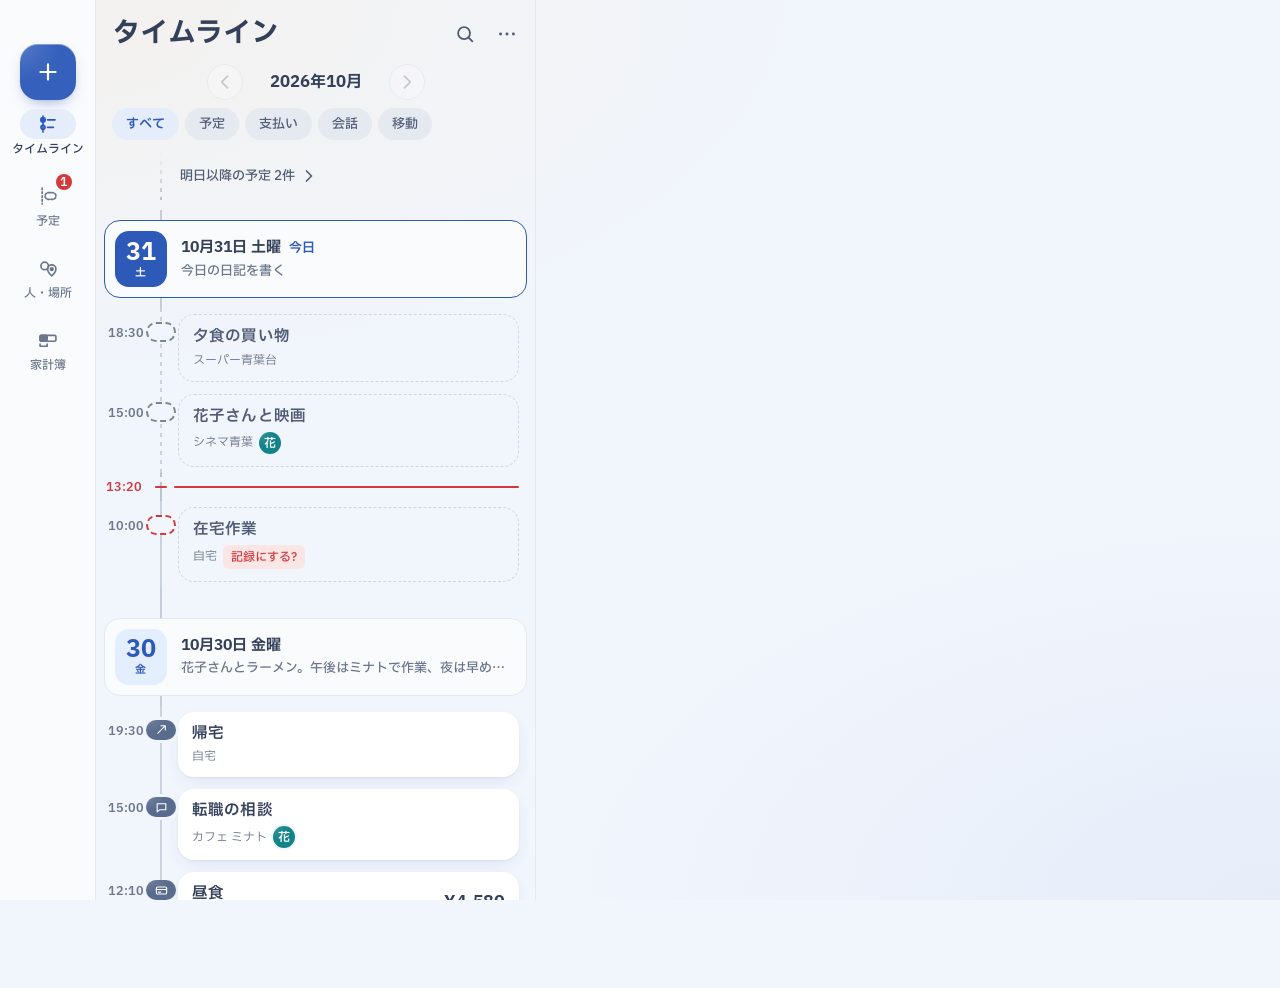
<file: v3/index.html>
<!doctype html>
<html lang="ja">
<head>
<meta charset="utf-8">
<meta name="viewport" content="width=device-width,initial-scale=1,viewport-fit=cover">
<meta name="theme-color" content="#F3F5F9" media="(prefers-color-scheme: light)">
<meta name="theme-color" content="#121A2A" media="(prefers-color-scheme: dark)">
<title>個人記録</title>
<link rel="preconnect" href="https://fonts.googleapis.com">
<link rel="preconnect" href="https://fonts.gstatic.com" crossorigin>
<link href="https://fonts.googleapis.com/css2?family=IBM+Plex+Sans+JP:wght@400;500;600;700&display=swap" rel="stylesheet">
<script>window.BUILD="UI v13.2 · 20261103-1550"</script>
<link rel="stylesheet" href="css/app.css?v=20261103-1550">
</head>
<body>
<div id="app"></div>
<nav class="nav" id="nav" aria-label="メイン"></nav>
<div class="scrim" id="scrim" onclick="closeSheet()"></div>
<div class="sheet" id="sheet" role="dialog" aria-modal="true"></div>
<div class="toast" id="toast" role="status" aria-live="polite"></div>
<script src="js/data.js?v=20261103-1550"></script>
<script src="js/ui.js?v=20261103-1550"></script>
<script src="js/screens/activities.js?v=20261103-1550"></script>
<script src="js/screens/plan.js?v=20261103-1550"></script>
<script src="js/screens/entities.js?v=20261103-1550"></script>
<script src="js/screens/ledger.js?v=20261103-1550"></script>
<script src="js/screens/create.js?v=20261103-1550"></script>
<script>load();render();</script>
</body>
</html>
</file>
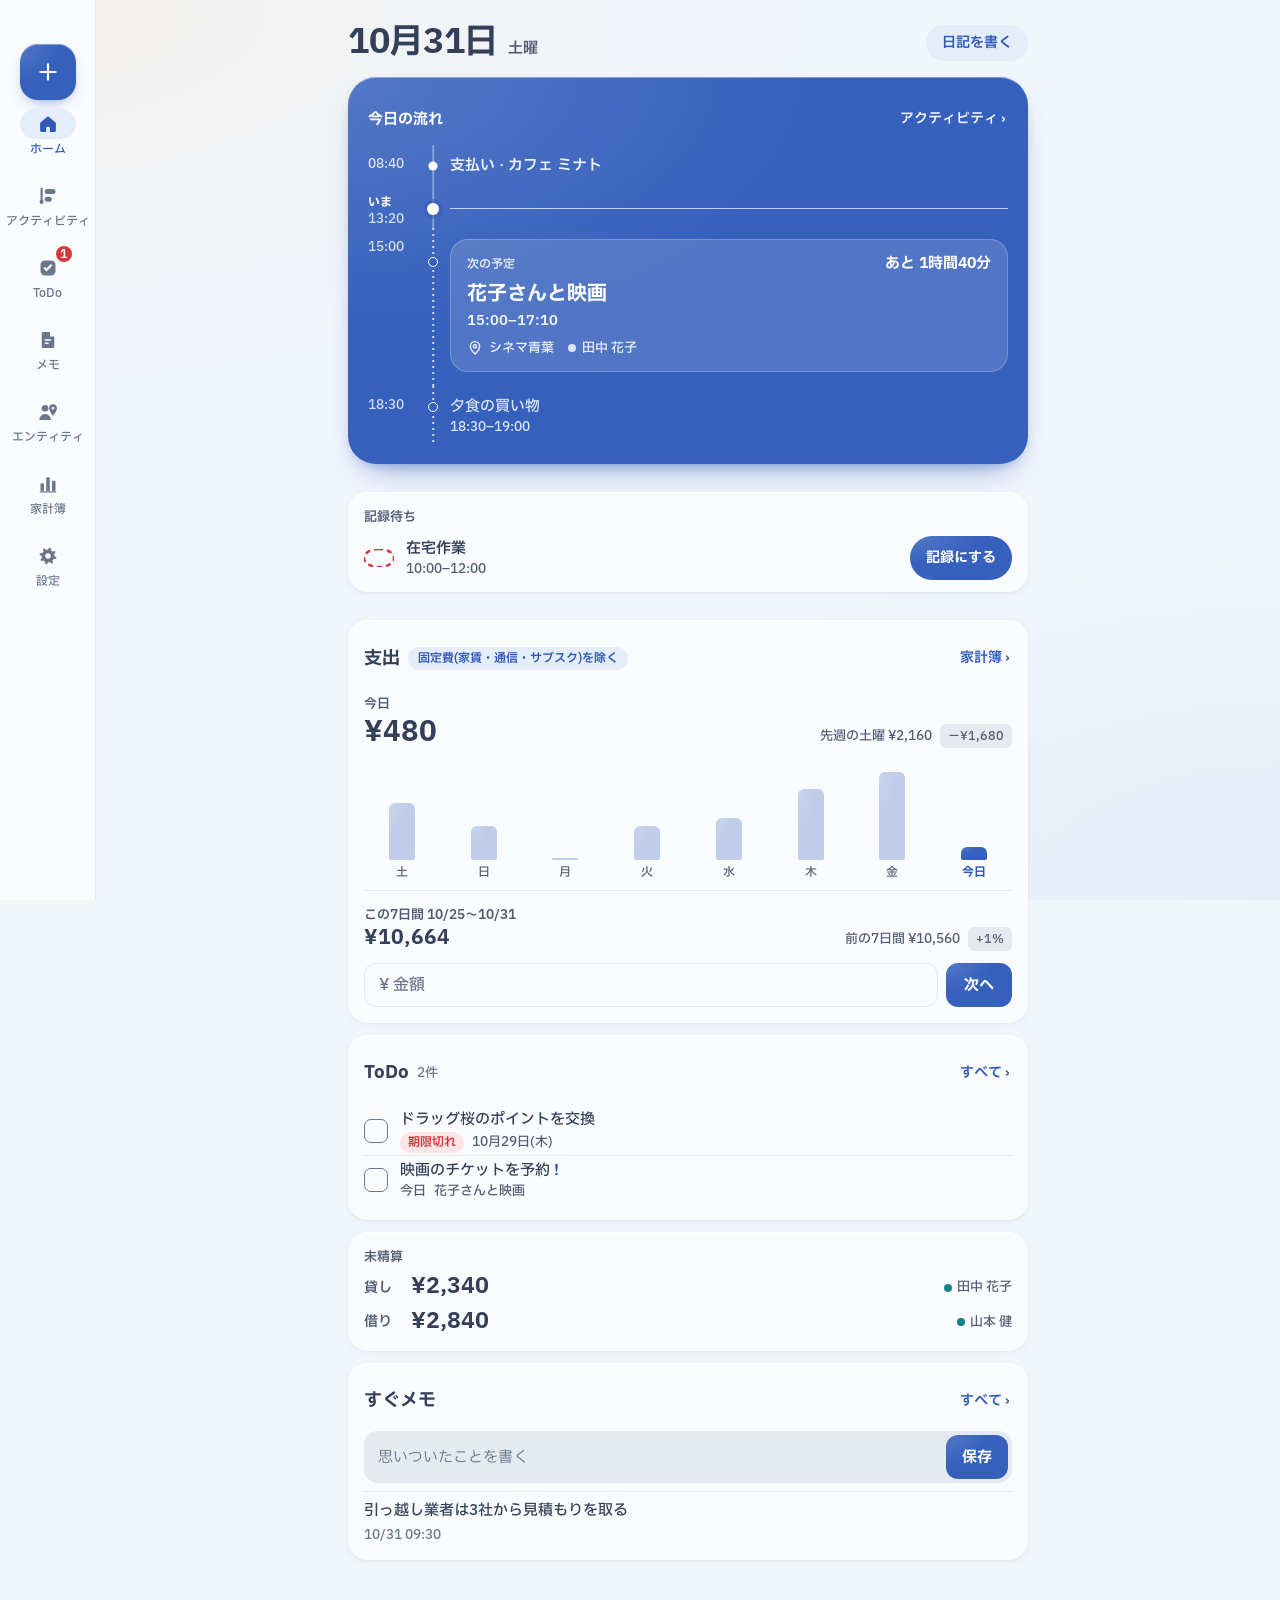
<file: v4/index.html>
<!doctype html>
<html lang="ja">
<head>
<meta charset="utf-8">
<meta name="viewport" content="width=device-width,initial-scale=1,viewport-fit=cover">
<meta name="theme-color" content="#F3F5F9" media="(prefers-color-scheme: light)">
<meta name="theme-color" content="#121A2A" media="(prefers-color-scheme: dark)">
<title>個人記録 v4</title>
<link rel="preconnect" href="https://fonts.googleapis.com">
<link rel="preconnect" href="https://fonts.gstatic.com" crossorigin>
<link href="https://fonts.googleapis.com/css2?family=IBM+Plex+Sans+JP:wght@400;500;600;700;800&display=swap" rel="stylesheet">
<script>window.BUILD="UI v4.17 · 20261108-1830"</script>
<link rel="stylesheet" href="css/tokens.css?v=20261108-1830">
<link rel="stylesheet" href="css/app.css?v=20261108-1830">
<link rel="stylesheet" href="css/axis.css?v=20261108-1830">
<link rel="stylesheet" href="css/ticket.css?v=20261108-1830">
<link rel="stylesheet" href="css/summary.css?v=20261108-1830">
<link rel="stylesheet" href="css/s-detail.css?v=20261108-1830">
<link rel="stylesheet" href="css/s-plan.css?v=20261108-1830">
<link rel="stylesheet" href="css/s-entities.css?v=20261108-1830">
<link rel="stylesheet" href="css/s-ledger.css?v=20261108-1830">
<link rel="stylesheet" href="css/s-create.css?v=20261108-1830">
<link rel="stylesheet" href="css/s-home.css?v=20261108-1830">
<link rel="stylesheet" href="css/s-memo.css?v=20261108-1830">
<link rel="stylesheet" href="css/s-settings.css?v=20261108-1830">
<link rel="stylesheet" href="css/s-activities.css?v=20261108-1830">
<link rel="stylesheet" href="css/plan-dash.css?v=20261108-1830">
</head>
<body>
<div id="app"></div>
<nav class="nav" id="nav" aria-label="メイン"></nav>
<div class="scrim" id="scrim" onclick="closeSheet()"></div>
<div class="sheet" id="sheet" role="dialog" aria-modal="true"></div>
<div class="toast" id="toast" role="status" aria-live="polite"></div>
<script src="js/data.js?v=20261108-1830"></script>
<script src="js/plans.js?v=20261108-1830"></script>
<script src="js/ui.js?v=20261108-1830"></script>
<script src="js/money.js?v=20261108-1830"></script>
<script src="js/screens/activities.js?v=20261108-1830"></script>
<script src="js/screens/plan.js?v=20261108-1830"></script>
<script src="js/screens/entities.js?v=20261108-1830"></script>
<script src="js/screens/ledger.js?v=20261108-1830"></script>
<script src="js/screens/create.js?v=20261108-1830"></script>
<script src="js/screens/home.js?v=20261108-1830"></script>
<script src="js/screens/memo.js?v=20261108-1830"></script>
<script src="js/screens/settings.js?v=20261108-1830"></script>
<script>moneyMigrate();moneyInstall();load();render();</script>
</body>
</html>
</file>
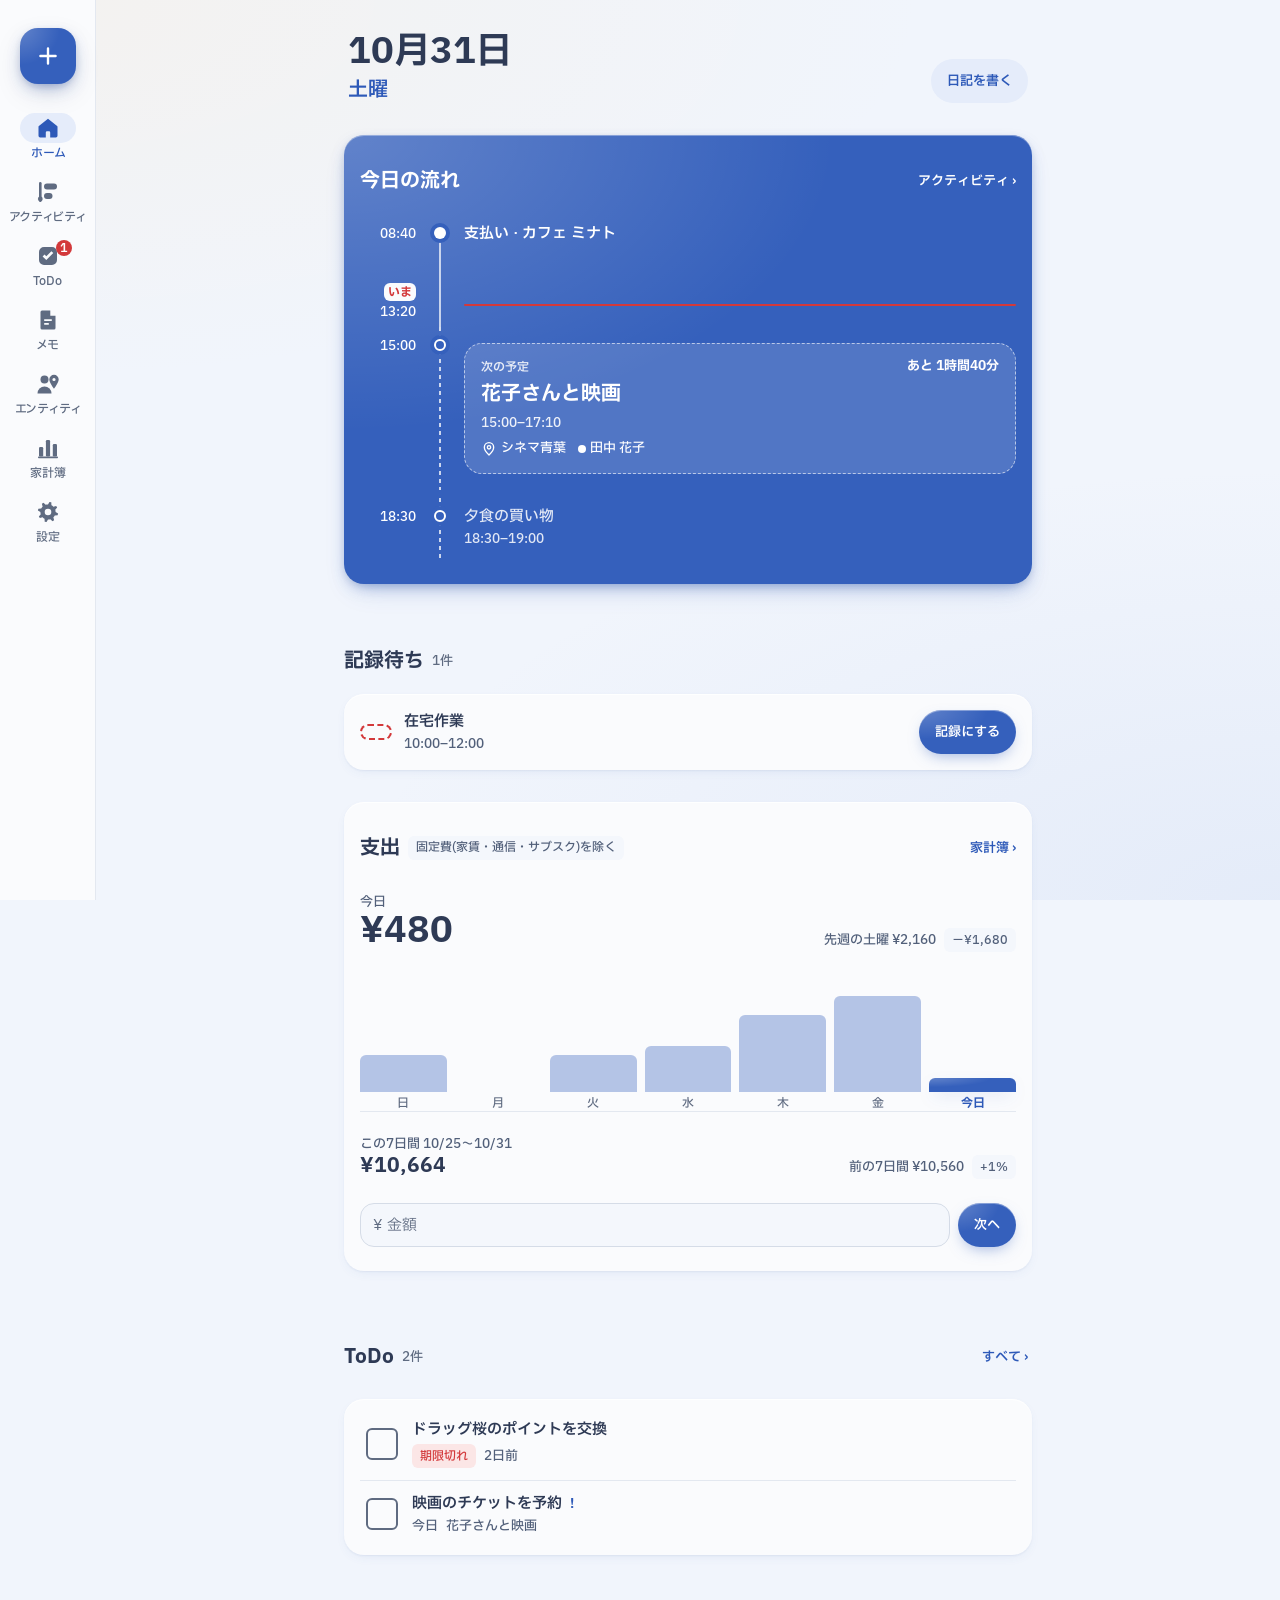
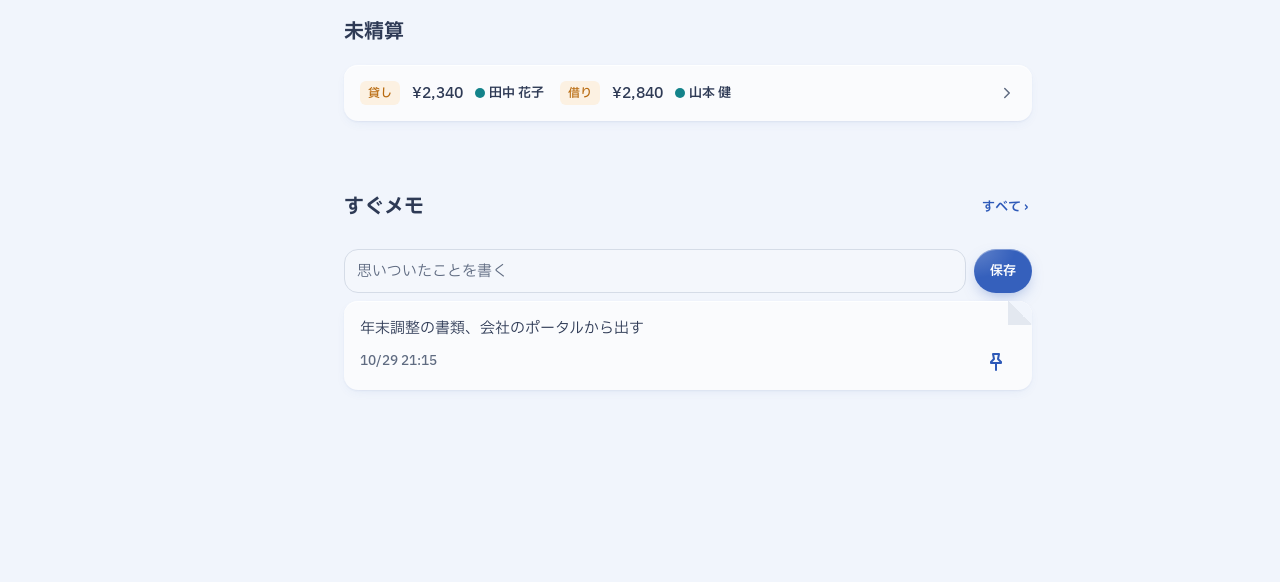
<file: v5/index.html>
<!doctype html>
<html lang="ja">
<head>
<meta charset="utf-8">
<meta name="viewport" content="width=device-width,initial-scale=1,viewport-fit=cover">
<meta name="theme-color" content="#F1F5FC" media="(prefers-color-scheme: light)">
<meta name="theme-color" content="#121A2A" media="(prefers-color-scheme: dark)">
<title>個人記録 v5</title>
<link rel="preconnect" href="https://fonts.googleapis.com">
<link rel="preconnect" href="https://fonts.gstatic.com" crossorigin>
<link href="https://fonts.googleapis.com/css2?family=IBM+Plex+Sans+JP:wght@400;500;600;700&display=swap" rel="stylesheet">
<script>
/* 版は BUILD の1か所だけ。?v= は loader が BUILD から作る */
window.BUILD = "UI v5.0 · 20261109-1945";
try { var __t = localStorage.getItem('prmock-theme'); if (__t) document.documentElement.dataset.theme = __t; } catch (e) {}
</script>
</head>
<body>
<div id="app"></div>
<nav class="nav" id="nav" aria-label="メイン"></nav>
<div class="scrim" id="scrim" aria-hidden="true"></div>
<div id="sheets"></div>
<div class="toasts" id="toasts" aria-live="polite"></div>
<script>
/* loader: 読み込む順を1か所に書く。BUILD から ?v= を作って差し込む(手で揃えない) */
(function () {
  var V = window.BUILD.split('·').pop().trim();
  var CSS = ['css/tokens.css', 'css/base.css', 'css/parts.css',
    'css/screens/home.css', 'css/screens/timeline.css', 'css/screens/detail.css', 'css/screens/plan.css',
    'css/screens/ledger.css', 'css/screens/create.css', 'css/screens/entities.css', 'css/screens/memo.css', 'css/screens/settings.css'];
  var JS = ['js/data.js', 'js/plans.js', 'js/money.js', 'js/core.js', 'js/parts.js',
    'js/screens/home.js', 'js/screens/timeline.js', 'js/screens/detail.js', 'js/screens/plan.js',
    'js/screens/ledger.js', 'js/screens/create.js', 'js/screens/entities.js', 'js/screens/memo.js', 'js/screens/settings.js'];
  var q = '?v=' + encodeURIComponent(V);
  CSS.forEach(function (f) { document.write('<link rel="stylesheet" href="' + f + q + '">'); });
  JS.forEach(function (f) { document.write('<script src="' + f + q + '"><\/script>'); });
})();
</script>
<script>boot();</script>
</body>
</html>
</file>
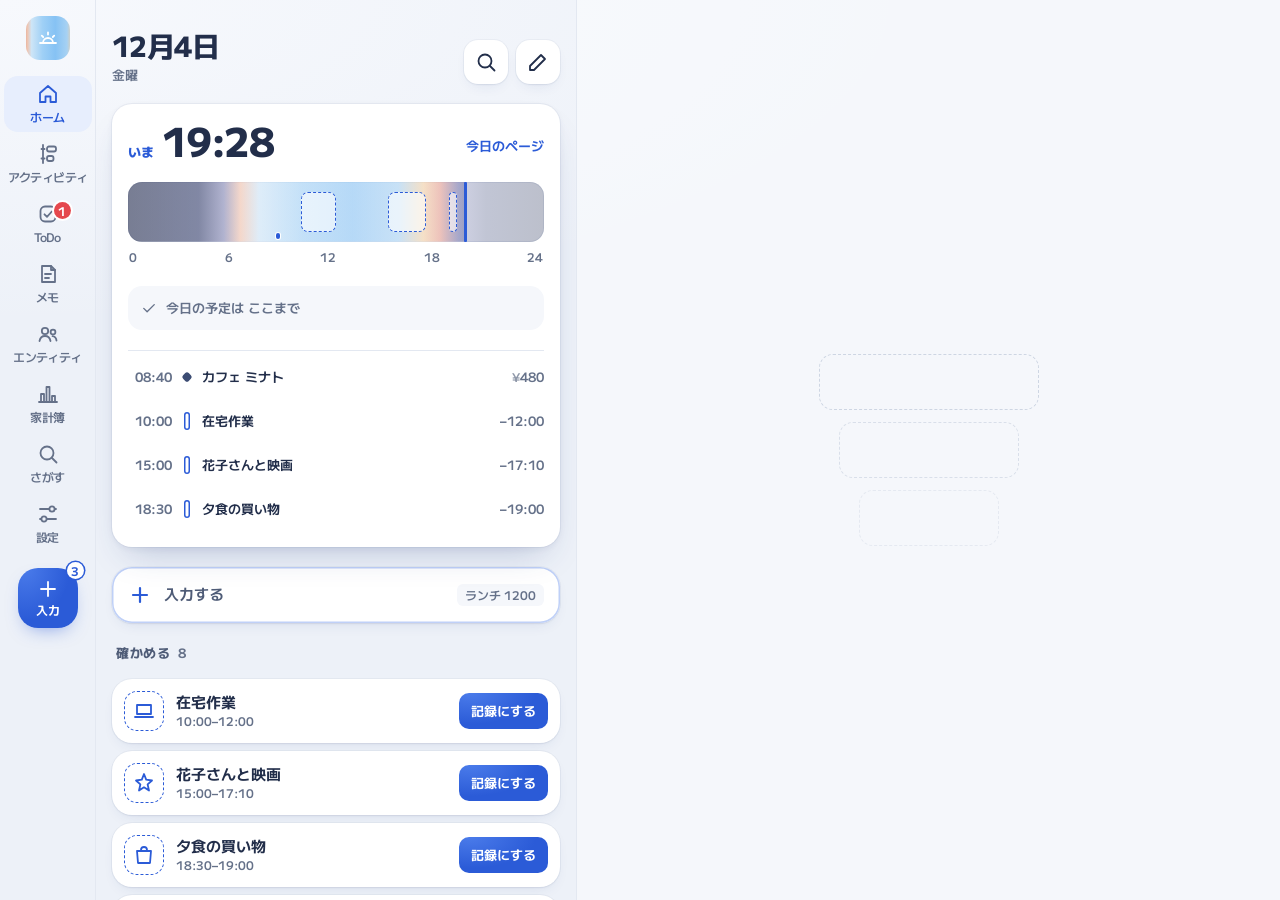
<file: v6/index.html>
<!doctype html>
<html lang="ja">
<head>
<meta charset="utf-8">
<meta name="viewport" content="width=device-width,initial-scale=1,viewport-fit=cover,interactive-widget=resizes-content">
<meta name="theme-color">
<meta name="mobile-web-app-capable" content="yes">
<title>個人記録 v6</title>
<script>
/* 版は BUILD の1か所だけ */
window.BUILD = "v6.5.0 · 20261115-1900";
try { var __t = localStorage.getItem('prmock-v6-theme') || 'auto'; document.documentElement.dataset.theme = (__t === 'dark' || (__t === 'auto' && matchMedia('(prefers-color-scheme: dark)').matches)) ? 'dark' : 'light'; } catch (e) {}
</script>
</head>
<body>
<div id="shell"><nav id="rail" aria-label="メイン"></nav><main id="main"></main><aside id="side"></aside></div>
<nav id="nav" aria-label="メイン"></nav>
<div id="sheets"></div>
<div class="toasts" id="toasts" aria-live="polite"></div>
<script>
(function () {
  var V = '?v=' + encodeURIComponent(window.BUILD.split('·').pop().trim() + (window.__BUST || ''));
  var CSS = ['fonts/mplus2.css', 'css/tokens.css', 'css/base.css', 'css/parts.css', 'css/screens.css', 'css/s-detail.css', 'css/s-pay.css', 'css/s-ledger.css', 'css/s-ents.css', 'css/s-todo.css', 'css/s-memo.css', 'css/s-misc.css', 'css/s-inbox.css', 'css/s-inbox-log.css', 'css/s-inbox-conv.css', 'css/voice.css'];
  var JS = ['js/model.js', 'js/m-inbox.js', 'js/m-llm.js', 'js/core.js', 'js/parts.js', 'js/s-home.js', 'js/s-timeline.js', 'js/s-detail.js', 'js/s-pay.js', 'js/s-ledger.js', 'js/s-ents.js', 'js/s-todo.js', 'js/s-memo.js', 'js/s-misc.js', 'js/s-inbox.js', 'js/s-inbox-conv.js', 'js/voice.js', 'js/kbd.js'];
  CSS.forEach(function (f) { document.write('<link rel="stylesheet" href="' + f + V + '">'); });
  JS.forEach(function (f) { document.write('<script src="' + f + V + '"><\/script>'); });
})();
</script>
<script>
/* boot が無い・例外で止まった時も、白い画面を残さない(読み込み失敗の面を出す) */
try { boot(); window.llmRecover && llmRecover(); window.voiceInit && voiceInit(); }
catch (e) {
  console.error(e); document.documentElement.classList.add('ready');
  var mm = document.getElementById('main');
  if (mm) mm.innerHTML = '<div class="screen" role="alert"><div class="empty"><p>読み込みに失敗しました</p><p class="field-h">この画面では操作できません。端末の再読み込みをお試しください。</p></div></div>';
}
</script>
</body>
</html>
</file>
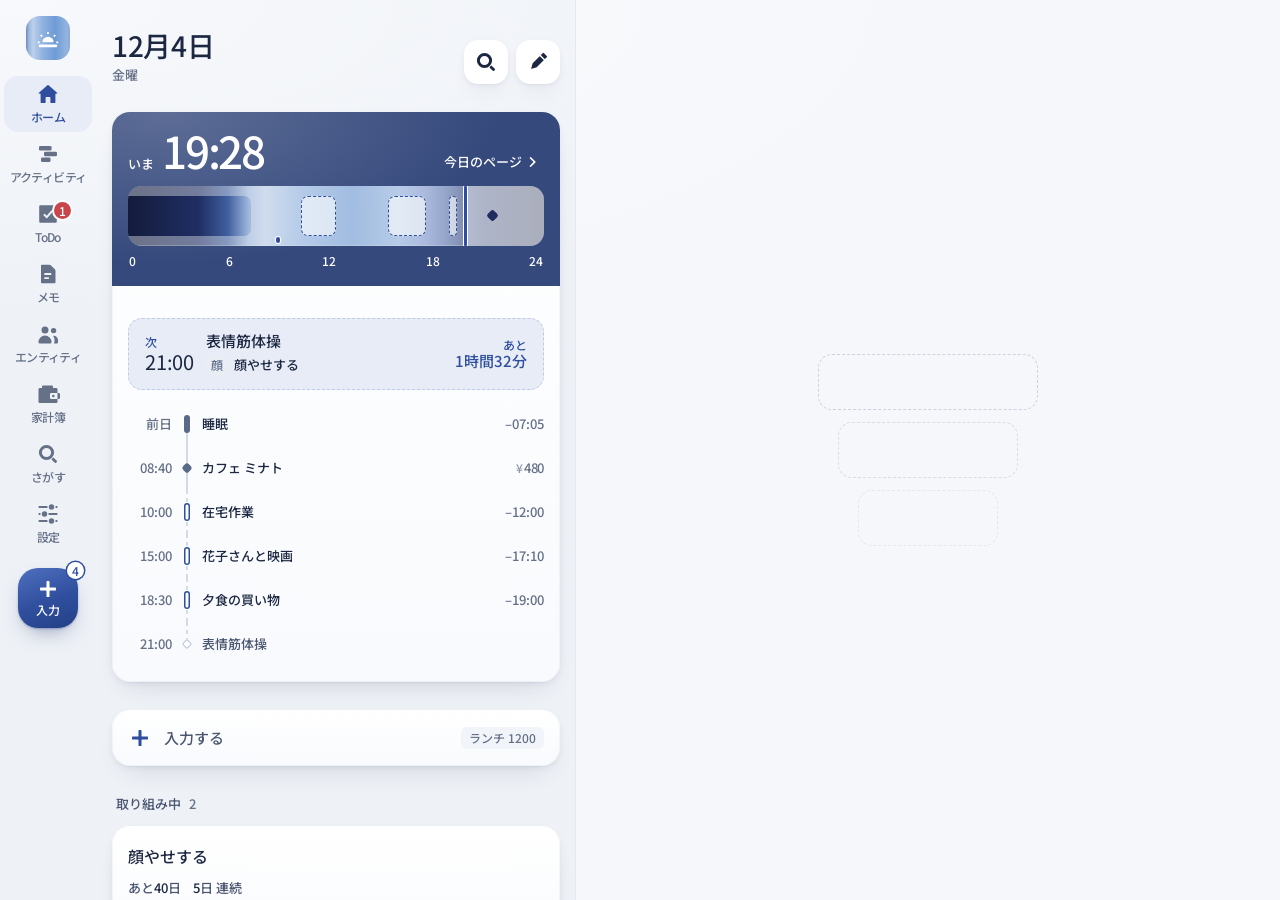
<file: v7/index.html>
<!doctype html>
<html lang="ja">
<head>
<meta charset="utf-8">
<meta name="viewport" content="width=device-width,initial-scale=1,viewport-fit=cover,interactive-widget=resizes-content">
<meta name="theme-color">
<meta name="mobile-web-app-capable" content="yes">
<title>個人記録 v7</title>
<script>
/* 版は BUILD の1か所だけ */
window.BUILD = "v7.2.1 · 20261116-2330";
try { var __t = localStorage.getItem('prmock-v6-theme') || 'auto'; document.documentElement.dataset.theme = (__t === 'dark' || (__t === 'auto' && matchMedia('(prefers-color-scheme: dark)').matches)) ? 'dark' : 'light'; } catch (e) {}
</script>
</head>
<body>
<div id="shell"><nav id="rail" aria-label="メイン"></nav><main id="main"></main><aside id="side"></aside></div>
<nav id="nav" aria-label="メイン"></nav>
<div id="sheets"></div>
<div class="toasts" id="toasts" aria-live="polite"></div>
<script>
(function () {
  var V = '?v=' + encodeURIComponent(window.BUILD.split('·').pop().trim() + (window.__BUST || ''));
  var CSS = ['fonts/noto.css', 'css/tokens.css', 'css/base.css', 'css/parts.css', 'css/screens.css', 'css/s-detail.css', 'css/s-pay.css', 'css/s-ledger.css', 'css/s-ents.css', 'css/s-goal.css', 'css/s-todo.css', 'css/s-memo.css', 'css/s-misc.css', 'css/s-inbox.css', 'css/s-inbox-log.css', 'css/s-inbox-conv.css', 'css/voice.css'];
  var JS = ['js/model.js', 'js/m-inbox.js', 'js/m-llm.js', 'js/core.js', 'js/parts.js', 'js/s-home.js', 'js/s-timeline.js', 'js/s-detail.js', 'js/s-pay.js', 'js/s-ledger.js', 'js/s-ents.js', 'js/s-todo.js', 'js/s-memo.js', 'js/s-misc.js', 'js/s-inbox.js', 'js/s-inbox-conv.js', 'js/voice.js', 'js/kbd.js'];
  CSS.forEach(function (f) { document.write('<link rel="stylesheet" href="' + f + V + '">'); });
  JS.forEach(function (f) { document.write('<script src="' + f + V + '"><\/script>'); });
})();
</script>
<script>
/* boot が無い・例外で止まった時も、白い画面を残さない(読み込み失敗の面を出す) */
try { boot(); window.llmRecover && llmRecover(); window.voiceInit && voiceInit(); }
catch (e) {
  console.error(e); document.documentElement.classList.add('ready');
  var mm = document.getElementById('main');
  if (mm) mm.innerHTML = '<div class="screen" role="alert"><div class="empty"><p>読み込みに失敗しました</p></div></div>';
}
</script>
</body>
</html>
</file>
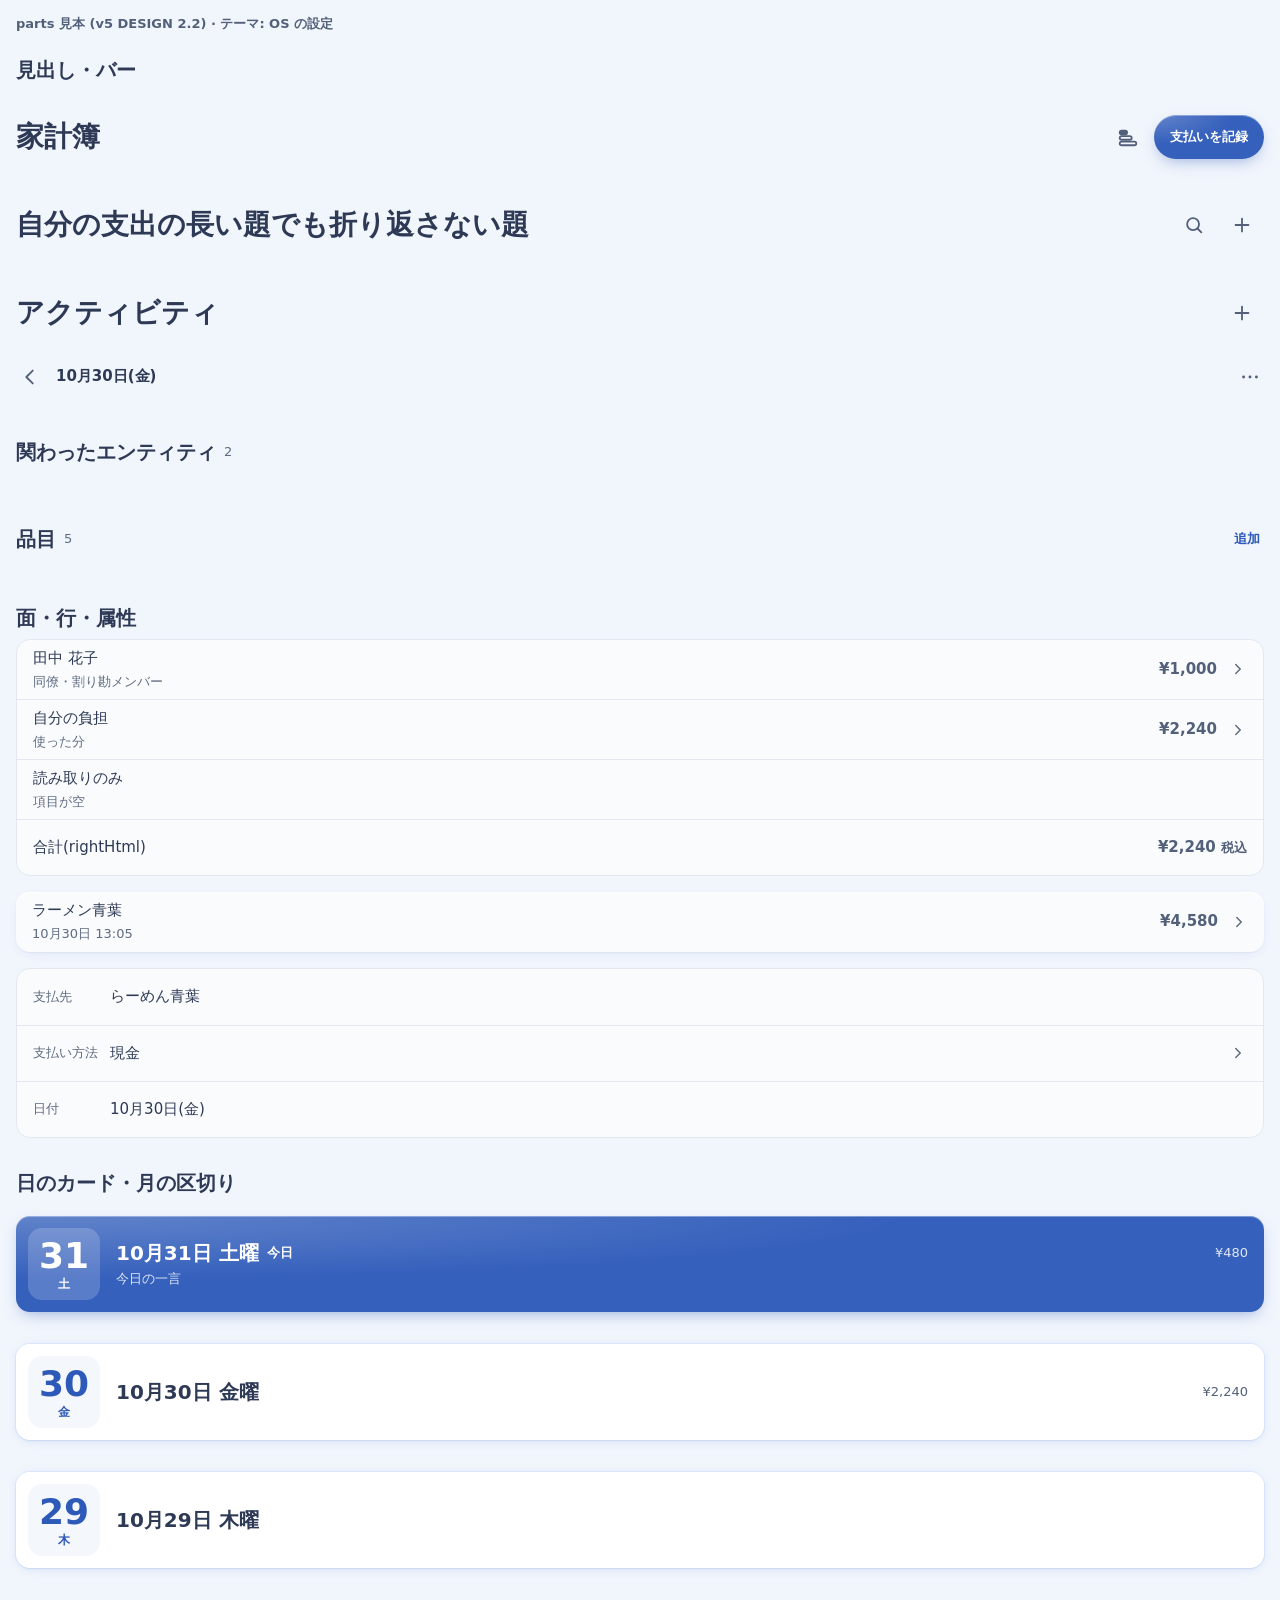
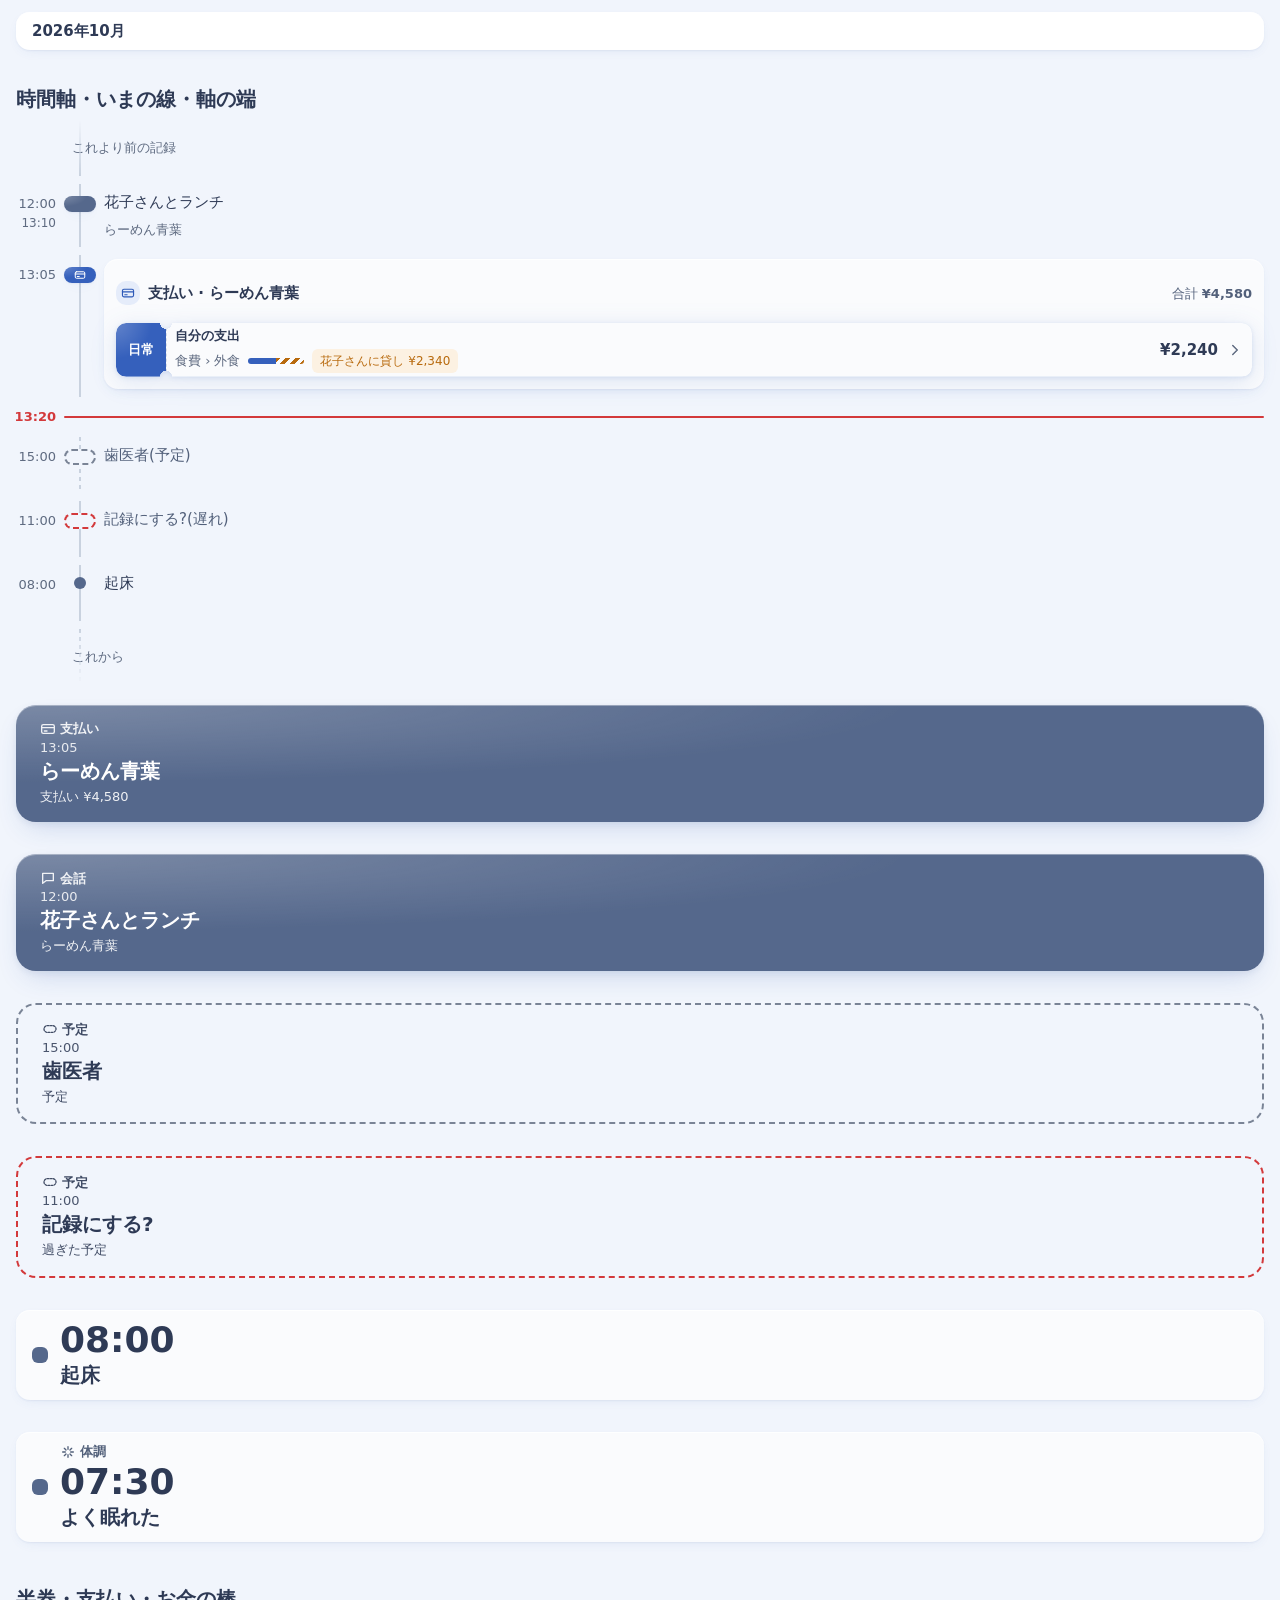
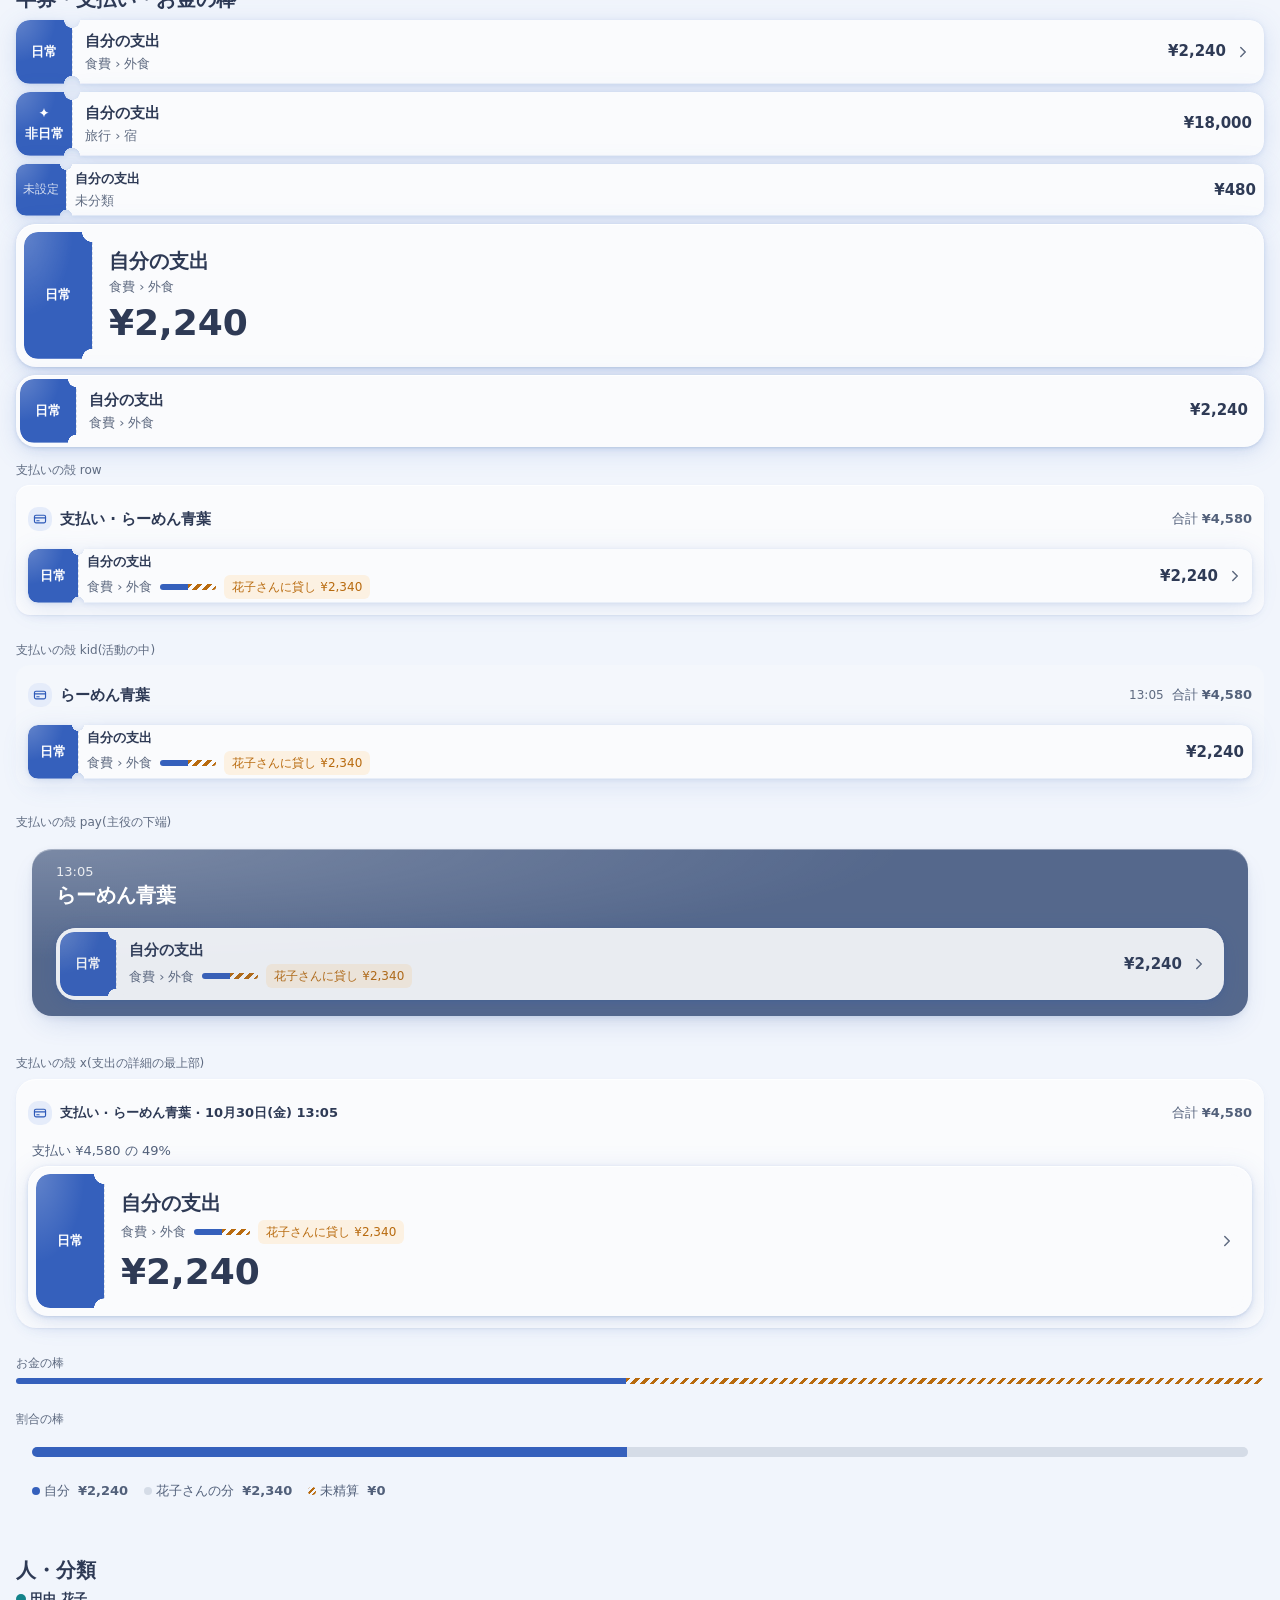
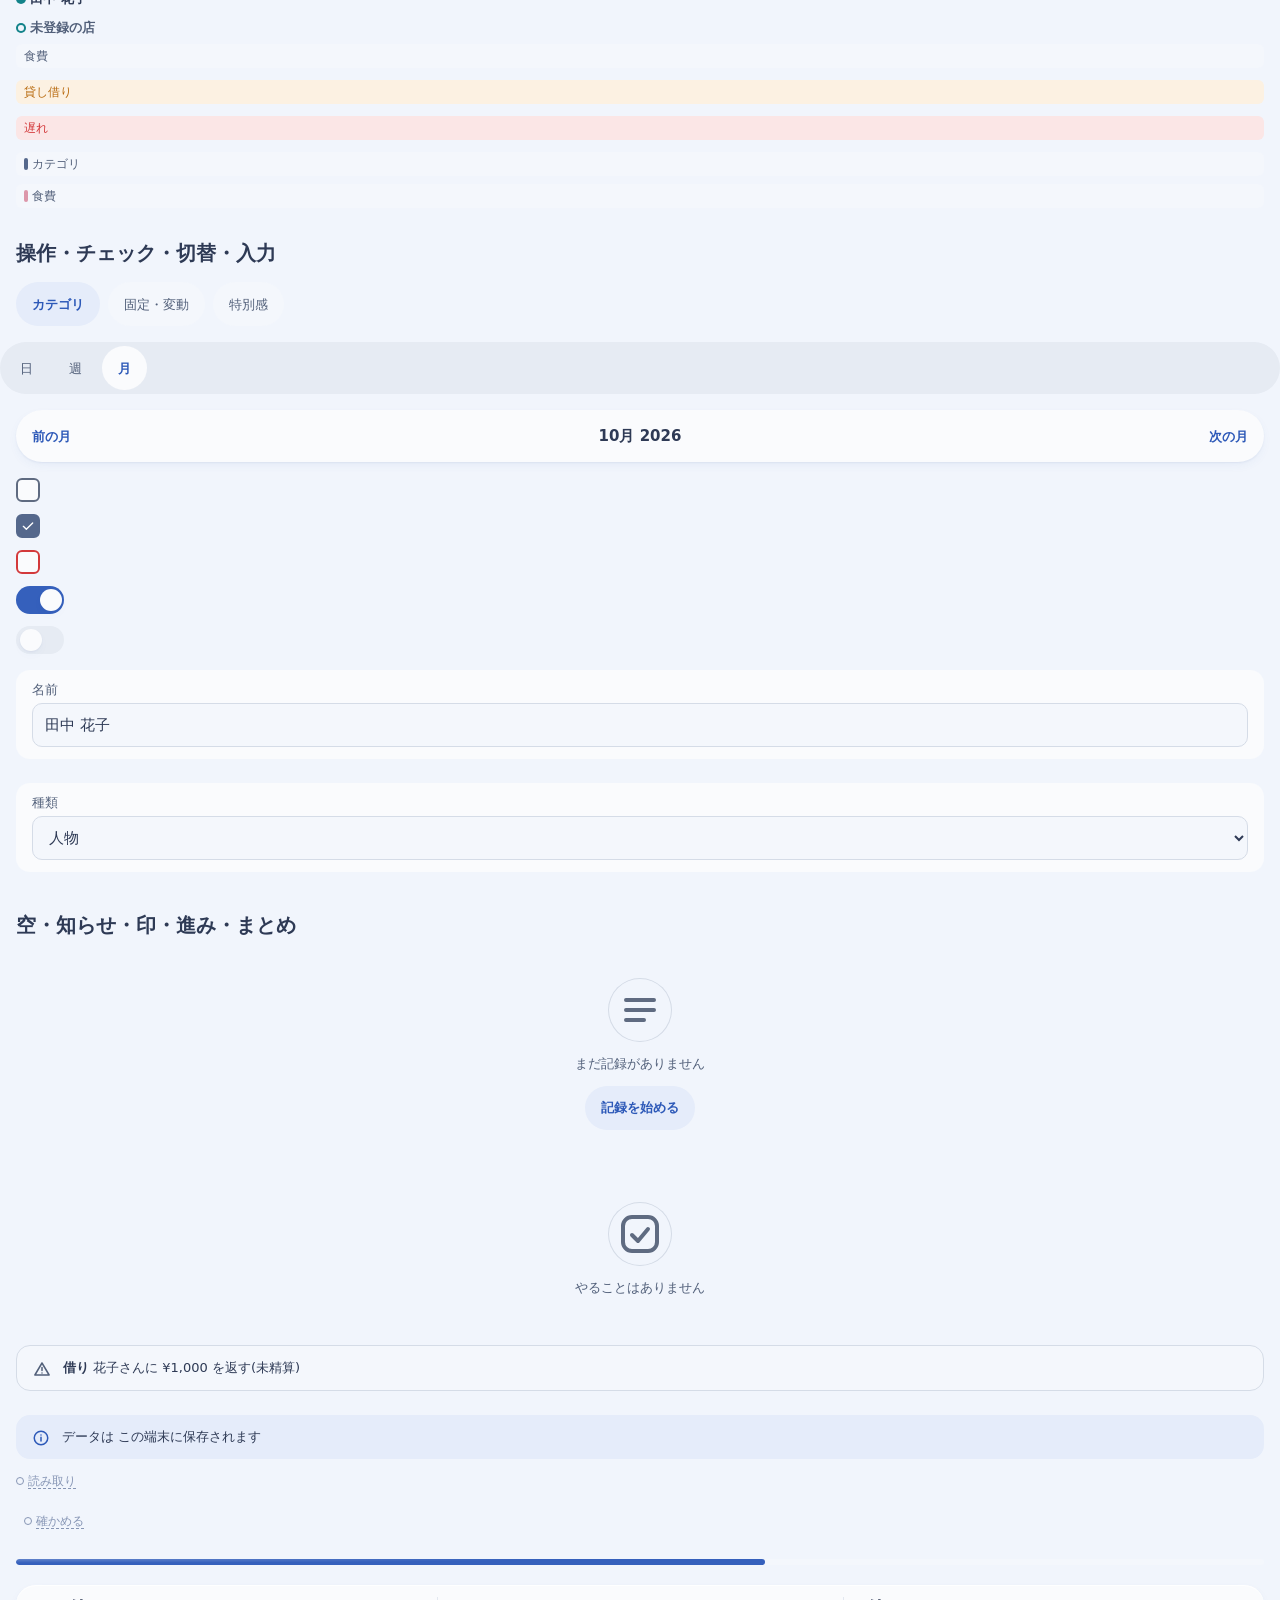
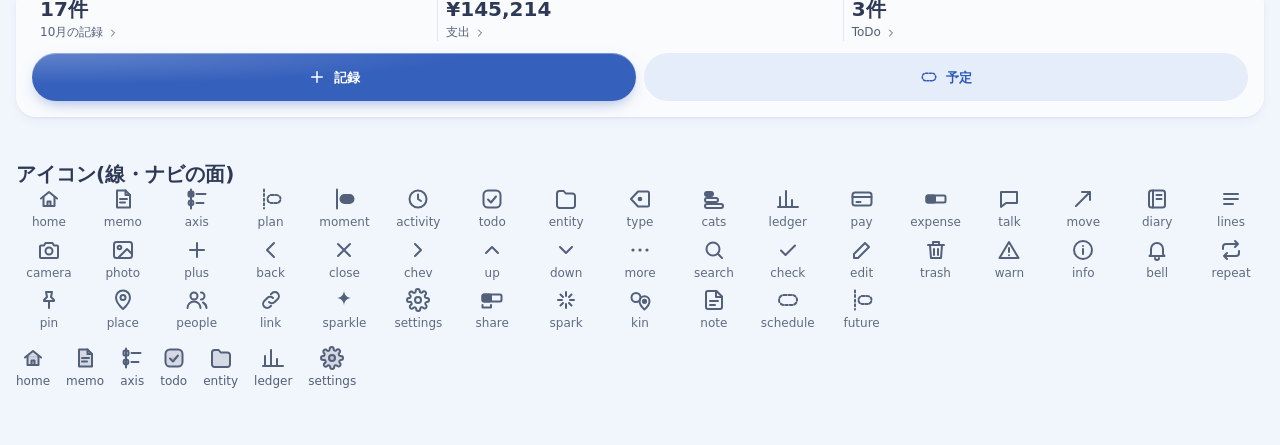
<file: v5/tools/gallery.html>
<!DOCTYPE html>
<html lang="ja">
<head>
<meta charset="utf-8">
<meta name="viewport" content="width=device-width,initial-scale=1,viewport-fit=cover">
<title>parts 見本(v5)</title>
<link rel="stylesheet" href="../css/tokens.css">
<link rel="stylesheet" href="../css/parts.css">
<style>
  /* 見本ページだけの枠(部品の見た目は parts.css) */
  html,body{margin:0;background:var(--bg);color:var(--tx);font:400 var(--fs-body)/1.5 var(--font)}
  body{min-height:100vh;padding-bottom:var(--sp-6)}
  .g-top{padding:var(--sp-4) var(--gutter) 0;font:600 var(--fs-cap)/1.3 var(--font);color:var(--tx-2)}
  .g-sec{margin-bottom:var(--sp-5)}
  .g-h{margin:var(--sp-5) var(--gutter) 0;font:700 var(--fs-title)/1.3 var(--font);color:var(--tx)}
  .g-box{padding:var(--sp-2) 0;display:grid;grid-template-columns:minmax(0,1fr);gap:var(--sp-2)}
  .g-box>*,.g-pair>*,.g-frame>*{min-width:0}
  .g-box>.p-ticket,.g-box>.p-pay{margin:0 var(--gutter);width:auto}
  .g-icons{display:grid;grid-template-columns:repeat(auto-fill,minmax(calc(var(--sp-6) * 2),1fr));gap:var(--sp-2);margin:0 var(--gutter);color:var(--tx-2)}
  .g-icons span{display:grid;justify-items:center;gap:var(--sp-1);font:500 var(--fs-min)/1.2 var(--font);color:var(--tx-3)}
  .g-icons .p-ic{color:var(--tx-2)}
  .g-navs{display:flex;gap:var(--sp-4);margin:var(--sp-4) var(--gutter) 0;color:var(--me)}
  .g-navs span{display:grid;justify-items:center;gap:var(--sp-1);font:500 var(--fs-min)/1.2 var(--font);color:var(--tx-2)}
  .g-pair{display:grid;grid-template-columns:minmax(0,1fr);gap:var(--sp-3);margin:0 var(--gutter)}
  .g-cap{font:500 var(--fs-min)/1.2 var(--font);color:var(--tx-3)}
  .g-frame{display:grid;grid-template-columns:minmax(0,1fr);gap:var(--sp-2);padding:var(--sp-2) 0}
</style>
</head>
<body>
<div class="g-top" id="g-top">parts 見本 (v5 DESIGN 2.2)</div>
<main id="g-main"></main>

<!-- 仮の小道具(core.js が無い時だけ使う。core.js が読まれていれば、そちらを使う) -->
<script>
(function(){
  var q=new URLSearchParams(location.search);
  var th=q.get('theme');
  if(th==='light'||th==='dark')document.documentElement.dataset.theme=th;
  window.__ESC__={'&':'&amp;','<':'&lt;','>':'&gt;','"':'&quot;',"'":'&#39;'};
  window.__shim={
    esc:function(s){return String(s==null?'':s).replace(/[&<>"']/g,function(c){return window.__ESC__[c]})},
    yen:function(n){return '¥'+Math.round(+n||0).toLocaleString('ja-JP')},
    fmtMD:function(d){return (+d.slice(5,7))+'月'+(+d.slice(8,10))+'日'},
    fmtMDW:function(d){var w='日月火水木金土'[new Date(d+'T00:00').getDay()];return (+d.slice(5,7))+'月'+(+d.slice(8,10))+'日('+w+')'},
    dowJ:function(d){return '日月火水木金土'[new Date(d+'T00:00').getDay()]},
    relDay:function(d){return d}
  };
  ['esc','yen','fmtMD','fmtMDW','dowJ','relDay'].forEach(function(k){
    if(typeof window[k]==='undefined')window[k]=window.__shim[k];
  });
  /* 品目の金額(本体は ui.js の lines 計算。core 側が無い時の仮。price のみ見る) */
  if(typeof window.itemAmt==='undefined')window.itemAmt=function(it){return (it&&it.price)||0};
  if(typeof window.lnSave==='undefined')window.lnSave=function(){return null};
})();
</script>
<script src="../js/data.js"></script>
<script src="../js/plans.js"></script>
<script src="../js/money.js"></script>
<script src="../js/parts.js"></script>
<script>
(function(){
  var main=document.getElementById('g-main');
  function H(s){return s}
  function sec(title,body){return '<section class="g-sec"><h2 class="g-h">'+title+'</h2>'+body+'</section>'}
  function frame(label,html){return '<div class="g-frame"><span class="g-cap">'+label+'</span>'+html+'</div>'}

  /* サンプルの id を data.js から拾う */
  var payId=Object.keys(A).find(function(k){return A[k].type==='支払い'&&A[k].x});
  var payPlain=Object.keys(A).find(function(k){return A[k].type==='支払い'&&!A[k].x});
  var momId=Object.keys(A).find(function(k){return A[k].type!=='支払い'&&A[k].type!=='支出'});
  var evId=Object.keys(EV)[0];
  var todoId=Object.keys(TD)[0];
  var xId=payId?A[payId].x:null;
  var unreg=null;
  var ent=Object.keys(E).filter(function(k){return k!=='me'});
  var hasE=ent.length?ent[0]:null;

  var out='';
  /* 1. 見出し */
  out+=sec('見出し・バー',
    '<div class="g-box">'+
    largeTitle('家計簿',{actions:[{label:'カテゴリ',icon:'cats',on:'void 0'},{label:'支払いを記録',primary:true,on:'void 0'}]})+
    largeTitle('自分の支出の長い題でも折り返さない題',{actions:[{label:'検索',icon:'search',iconOnly:true,on:'void 0'},{label:'追加',icon:'plus',iconOnly:true,on:'void 0'}]})+
    largeTitle('アクティビティ',{actions:[{label:'追加',icon:'plus',on:'void 0'}]})+
    appbar('10月30日(金)',{actions:[{label:'その他',icon:'more',on:'void 0'}]})+
    sh('関わったエンティティ',{count:2})+
    sh('品目',{count:5,act:{label:'追加',on:'void 0'}})+
    '</div>');

  /* 2. 面・行・属性 */
  out+=sec('面・行・属性',
    '<div class="g-box">'+
    list([row({t:'田中 花子',s:'同僚・割り勘メンバー',right:'¥1,000',href:'#/e/hanako'}),row({t:'自分の負担',s:'使った分',right:'¥2,240',on:'void 0'}),row({t:'読み取りのみ',s:'項目が空',chev:false}),row({t:'合計(rightHtml)',rightHtml:'<b>¥2,240</b> <small>税込</small>',chev:false})])+
    objRow({t:'ラーメン青葉',s:'10月30日 13:05',right:'¥4,580',href:'#/a/p1'})+
    list([prop('支払先','らーめん青葉'),prop('支払い方法','現金',{on:'void 0'}),prop('日付','10月30日(金)')])+
    '</div>');

  /* 3. 日・月 */
  out+=sec('日のカード・月の区切り',
    '<div class="g-box">'+
    dayCard('2026-10-31',{sum:'¥480',diary:'今日の一言'})+
    dayCard('2026-10-30',{sum:'¥2,240'})+
    dayCard('2026-10-29',{})+
    monthCard('2026-10')+
    '</div>');

  /* 4. 時間軸 */
  var axBody=
    axEdge('これより前の記録')+
    axRow({time:'12:00',end:'13:10',node:'ev',title:'花子さんとランチ',meta:'<span class="p-ax-m">らーめん青葉</span>',href:'#/a/p1'})+
    (payId?axRow({time:'13:05',node:'pay',body:payShell(payId,{mode:'row'})}):'')+
    nowLine()+
    axRow({time:'15:00',node:'plan',title:'歯医者(予定)',future:true,href:'#/ev/x'})+
    axRow({time:'11:00',node:'late',title:'記録にする?(遅れ)',href:'#/ev/x'})+
    axRow({time:'08:00',node:'moment',title:'起床',href:'#/a/x'})+
    axEdge('これから',true);
  out+=sec('時間軸・いまの線・軸の端',
    '<div class="g-box">'+axBody+
    capsule({kind:'done',kindLabel:'支払い',kindIcon:'pay',time:'13:05',title:'らーめん青葉',sub:'支払い ¥4,580'})+
    capsule({kind:'done',kindLabel:'会話',kindIcon:'talk',time:'12:00',end:'13:10',title:'花子さんとランチ',sub:'らーめん青葉'})+
    capsule({kind:'plan',kindLabel:'予定',kindIcon:'schedule',time:'15:00',title:'歯医者',sub:'予定'})+
    capsule({kind:'late',kindLabel:'予定',kindIcon:'schedule',time:'11:00',title:'記録にする?',sub:'過ぎた予定'})+
    capsule({kind:'moment',kindLabel:'',time:'08:00',title:'起床'})+
    capsule({kind:'moment',kindLabel:'体調',kindIcon:'spark',time:'07:30',title:'よく眠れた'})+
    '</div>');

  /* 5. 半券・支払い */
  var tk='';
  tk+=ticket({stub:'日常',title:'自分の支出',sub:'食費 › 外食',amt:'¥2,240',size:'md',href:'#/x/x1'});
  tk+=ticket({stub:'非日常',title:'自分の支出',sub:'旅行 › 宿',amt:'¥18,000',size:'md'});
  tk+=ticket({stub:'未設定',title:'自分の支出',sub:'未分類',amt:'¥480',size:'sm'});
  tk+=ticket({stub:'日常',title:'自分の支出',sub:'食費 › 外食',amt:'¥2,240',size:'lg',fill:true,label:'自分の支出'});
  tk+=ticket({stub:'日常',title:'自分の支出',sub:'食費 › 外食',amt:'¥2,240',size:'md',fill:true});
  var pay='';
  if(payId){
    pay+=frame('支払いの殻 row',payShell(payId,{mode:'row'}));
    pay+=frame('支払いの殻 kid(活動の中)',payShell(payId,{mode:'kid'}));
    pay+=frame('支払いの殻 pay(主役の下端)',capsule({kind:'done',time:'13:05',title:'らーめん青葉',sub:payShell(payId,{mode:'pay'})}));
    pay+=frame('支払いの殻 x(支出の詳細の最上部)',payShell(payId,{mode:'x'}));
    pay+=frame('お金の棒',payBar(payId));
  }
  pay+=frame('割合の棒',splitBar([{v:2240,kind:'me',label:'自分'},{v:2340,kind:'other',label:'花子さんの分'},{v:0,kind:'owe',label:'未精算'}]));
  out+=sec('半券・支払い・お金の棒',
    '<div class="g-box">'+tk+'</div><div class="g-pair">'+pay+'</div>');

  /* 6. 人・分類 */
  out+=sec('人・分類',
    '<div class="g-box">'+
    '<div class="g-pair">'+
    eref(hasE,'')+' '+eref(null,'未登録の店')+
    '</div>'+
    '<div class="g-pair">'+tag('食費')+' '+tag('貸し借り',{kind:'owe'})+' '+tag('遅れ',{kind:'late'})+' '+tag('カテゴリ',{color:'#55688C'})+'</div>'+
    '<div class="g-pair">'+catTag('food')+'</div>'+
    '</div>');

  /* 7. 操作 */
  var sample=[{k:'day',label:'日'},{k:'week',label:'週'},{k:'month',label:'月'}];
  out+=sec('操作・チェック・切替・入力',
    '<div class="g-box">'+
    chips([{k:'a',label:'カテゴリ'},{k:'b',label:'固定・変動'},{k:'c',label:'特別感'}],['a'],'void 0')+
    seg(sample,'month','void 0')+
    periodNav('10月 2026',{on:'void 0'},{on:'void 0'})+
    '<div class="g-pair">'+checkbox(false,{label:'完了'})+' '+checkbox(true,{label:'完了'})+' '+checkbox(false,{late:true,label:'遅れ'})+' '+toggle(true,{label:'通知'})+' '+toggle(false,{label:'通知'})+'</div>'+
    field('名前',input({value:'田中 花子',ph:'名前'}))+
    field('種類',select({options:[{v:'person',l:'人物'},{v:'place',l:'場所'}],value:'person'}))+
    '</div>');

  /* 8. 空・知らせ・印・進み */
  out+=sec('空・知らせ・印・進み・まとめ',
    '<div class="g-box">'+
    empty({shape:'list',text:'まだ記録がありません',action:{label:'記録を始める',on:'void 0'}})+
    empty({shape:'todo',text:'やることはありません'})+
    banner('warn','<b>借り</b> 花子さんに ¥1,000 を返す(未精算)')+
    banner('info','データは この端末に保存されます')+
    '<div class="g-pair">'+readMark({label:'読み取り'})+' '+readMark({label:'確かめる',on:'void 0'})+'</div>'+
    progress(0.6,{label:'予算の進み'})+
    summaryCard({metrics:[{v:'17件',l:'10月の記録',href:'#/activities'},{v:'¥145,214',l:'支出',href:'#/ledger'},{v:'3件',l:'ToDo',href:'#/todo'}],actions:[{label:'記録',icon:'plus',primary:true,on:'void 0'},{label:'予定',icon:'schedule',on:'void 0'}]})+
    '</div>');

  /* 9. 絵の一覧(線のアイコン・ナビの面) */
  var names=Object.keys(PARTS_IC);
  out+=sec('アイコン(線・ナビの面)',
    '<div class="g-icons">'+names.map(function(n){return '<span>'+icon(n)+n+'</span>'}).join('')+'</div>'+
    '<div class="g-navs">'+['home','memo','axis','todo','entity','ledger','settings'].map(function(n){return '<span>'+navIcon(n)+n+'</span>'}).join('')+'</div>');

  main.innerHTML=out;
  var t=document.getElementById('g-top');t.textContent='parts 見本 (v5 DESIGN 2.2) · テーマ: '+(document.documentElement.dataset.theme||'OS の設定');
})();
</script>
</body>
</html>
</file>
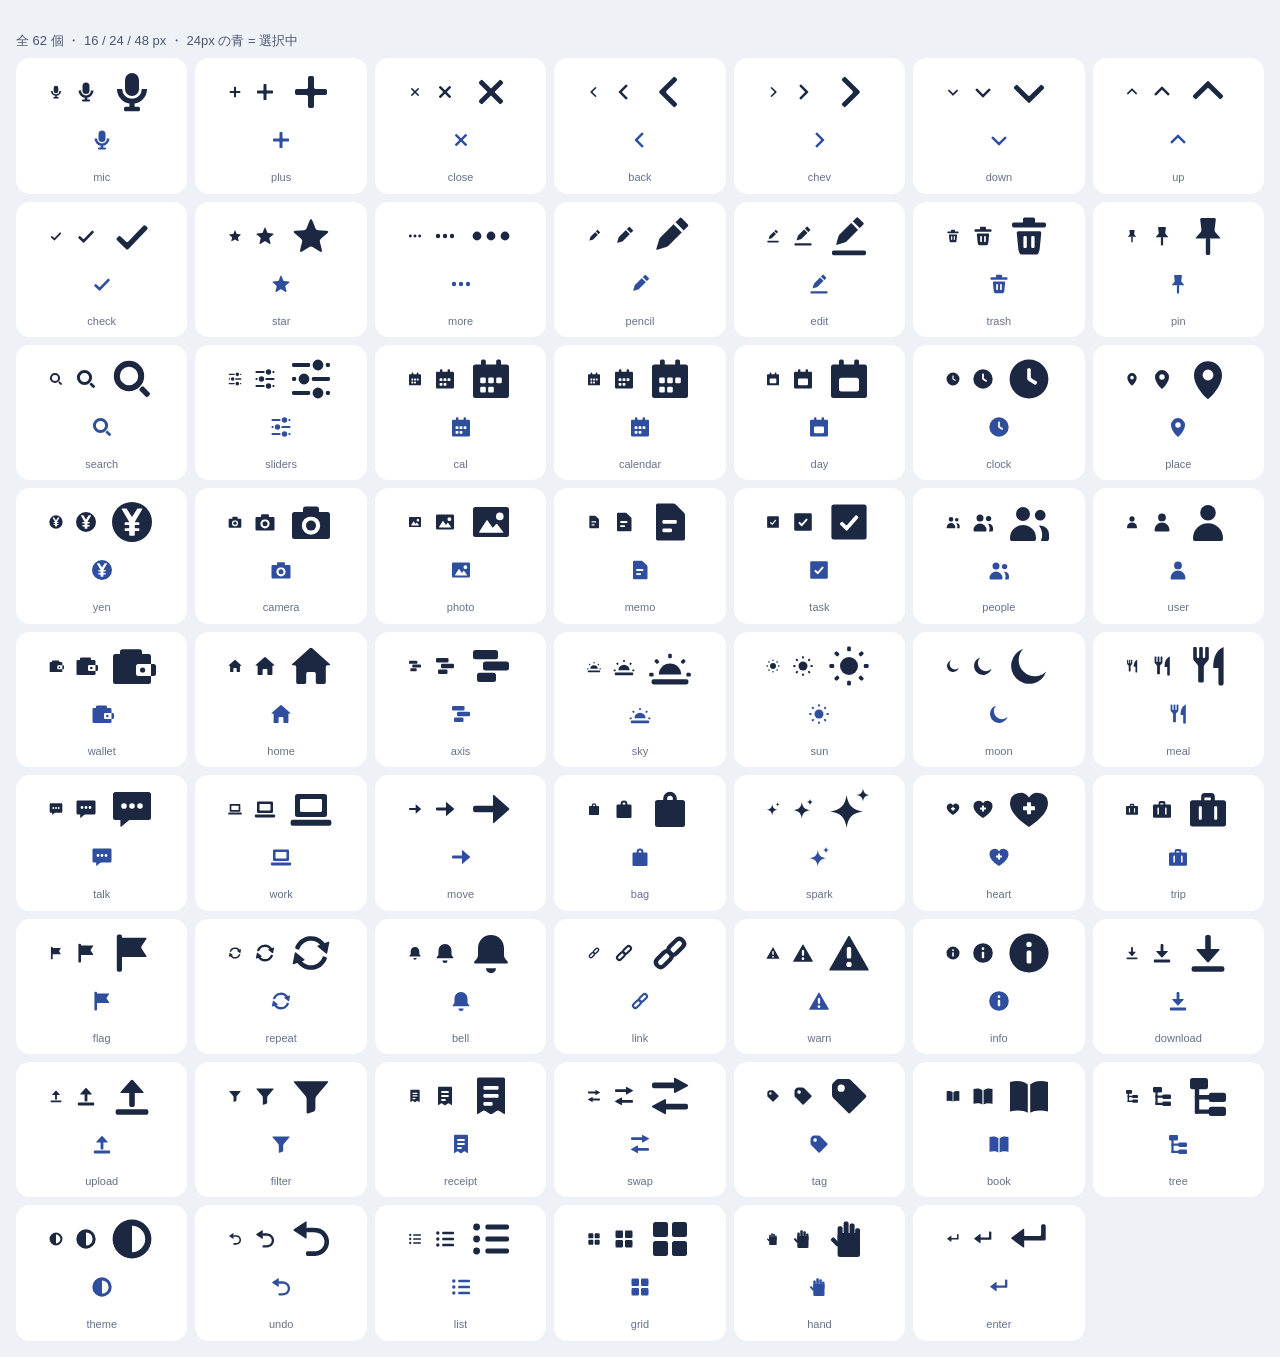
<file: v7/tools/icons.html>
<!doctype html>
<html lang="ja" data-theme="light">
<head>
<meta charset="utf-8">
<title>アイコン一覧(確認用)</title>
<link rel="stylesheet" href="../fonts/noto.css">
<link rel="stylesheet" href="../css/tokens.css">
<style>
/* 確認用ページだけの見た目(アプリの css は読まない)。?theme=dark で暗く */
body{margin:0;padding:16px;background:var(--bg);color:var(--tx);font:var(--w) 12px/1.4 'Noto Sans JP',sans-serif}
h2{font-size:13px;margin:16px 0 8px;font-weight:var(--w-m);color:var(--tx-2)}
.g{display:grid;grid-template-columns:repeat(auto-fill,minmax(150px,1fr));gap:8px}
.c{background:var(--card);border-radius:var(--r-md);padding:10px 4px 8px;text-align:center;color:var(--tx)}
.c small{display:block;margin-top:6px;color:var(--tx-3);font-size:11px}
.c .row{display:flex;align-items:center;justify-content:center;gap:10px;min-height:48px}
.c svg{flex:none}
.s16{width:16px;height:16px}.s24{width:24px;height:24px}.s48{width:48px;height:48px}
.me{color:var(--me)}
</style>
</head>
<body>
<div id="app"></div>
<script>
if (location.search.includes('theme=dark')) document.documentElement.dataset.theme = 'dark';
</script>
<script src="../js/parts.js"></script>
<script>
const keys = Object.keys(IC);
document.getElementById('app').innerHTML =
  `<h2>全 ${keys.length} 個 ・ 16 / 24 / 48 px ・ 24px の青 = 選択中</h2><div class="g">` +
  keys.map(k => `<div class="c"><div class="row">${ic(k, 's16')}${ic(k, 's24')}${ic(k, 's48')}</div><div class="row">${ic(k, 's24 me')}</div><small>${k}</small></div>`).join('') + '</div>';
</script>
</body>
</html>
</file>
<file: v3/css/app.css>
/* =====================================================================
   個人記録 UI v3 — デザインシステム
   方針: 静かな面 + 1か所だけ強い要素(タイムラインの軸)。
   クラス(データモデル)は「形の印(glyph)」と「色」で示し、面そのものは揃える。
   ===================================================================== */

/* ---------- Tokens ---------- */
:root{
  /* neutral */
  --bg:#F3F5F9; --surface:#FFFFFF; --surface-2:#F7F8FB; --sunk:#EBEEF4;
  --line:#DCE1EA; --line-strong:#B9C2D0;
  --tx:#141B28; --tx-2:#384254; --tx-3:#5B6576; --tx-inv:#FFFFFF;
  /* brand */
  --brand:#2D59B8; --brand-ink:#FFFFFF; --brand-soft:#E7EDF9; --brand-press:#244A9A;
  /* classes (data model) — 色は印と細い帯だけに使う */
  --c-activity:#23879A; --c-activity-soft:#E2F2F4;
  --c-schedule:#3C7BD0; --c-schedule-soft:#E5EEFA;
  --c-todo:#C03C6B;     --c-todo-soft:#FAE6EE;
  --c-entity:#2D59B8;   --c-entity-soft:#E7EDF9;
  --c-note:#3A8A5B;     --c-note-soft:#E3F2E9;
  --c-type:#56627A;     --c-type-soft:#ECEFF4;
  --c-expense:#33437A;  --c-expense-soft:#E7EAF4;
  /* 縁の糸(エンティティの種類の根) */
  --th-person:#2F62D0; --th-person-s:#E6EDFB;
  --th-place:#13838A;  --th-place-s:#DFF2F2;
  --th-org:#56607A;    --th-org-s:#E9ECF2;
  --th-thing:#3B8656;  --th-thing-s:#E2F2E8;
  --th-doc:#7A8394;    --th-doc-s:#EDEFF3;
  /* 時間軸 */
  --axis:#B5BFCD; --axis-past:#7E8BA0; --now:#E0483E; --plan:#3C7BD0;
  /* status */
  --warn:#C76A12; --warn-soft:#FCEFDF;
  --danger:#C23B3B; --danger-soft:#FBE7E7;
  --ok:#2E8A57; --ok-soft:#E2F3E9;
  --special:#7457B3; --special-soft:#EFEAF8; /* 非日常 */
  /* elevation: 光は左上から。上端に細いハイライト、下に柔らかい影 */
  --hl: inset 0 1px 0 rgba(255,255,255,.9);
  --e1: 0 1px 2px rgba(24,32,46,.06), 0 1px 1px rgba(24,32,46,.03);
  --e2: 0 2px 6px rgba(24,32,46,.06), 0 8px 24px -8px rgba(24,32,46,.12);
  --e3: 0 8px 28px -6px rgba(24,32,46,.22), 0 2px 6px rgba(24,32,46,.08);
  /* shape */
  --r-xs:6px; --r-sm:10px; --r-md:14px; --r-lg:20px; --r-pill:999px;
  /* type */
  --font: "IBM Plex Sans JP", system-ui, -apple-system, "Hiragino Sans", "Noto Sans JP", sans-serif;
  --t-display:700 28px/1.2 var(--font);
  --t-title:700 20px/1.3 var(--font);
  --t-head:600 17px/1.4 var(--font);
  --t-body:400 15px/1.55 var(--font);
  --t-label:500 13px/1.4 var(--font);
  --t-cap:400 12px/1.4 var(--font);
  /* space (4pt) */
  --gutter:16px; --row:56px; --tap:44px;
  --nav-h:64px;
  --ease:cubic-bezier(.2,.8,.2,1);
}
@media (prefers-color-scheme:dark){ :root:not([data-theme="light"]){
  --bg:#0F131A; --surface:#171C25; --surface-2:#1C222D; --sunk:#0B0E13;
  --line:#262D3A; --line-strong:#364053;
  --tx:#EEF1F6; --tx-2:#C2C9D5; --tx-3:#98A1B1;
  --brand:#7FA2EC; --brand-ink:#FFFFFF; --brand-soft:#1E2A44; --brand-press:#9BB7F2;
  --c-activity:#5BC0D0; --c-activity-soft:#14313A;
  --c-schedule:#7FAEEB; --c-schedule-soft:#18283F;
  --c-todo:#EB7AA2; --c-todo-soft:#3A1C28;
  --c-entity:#7FA2EC; --c-entity-soft:#1E2A44;
  --c-note:#6CC290; --c-note-soft:#16301F;
  --c-type:#9CA8BE; --c-type-soft:#232A36;
  --c-expense:#97A6DA; --c-expense-soft:#1F2640;
  --th-person:#86A9F0; --th-person-s:#1D2944; --th-place:#5CC6CB; --th-place-s:#123236;
  --th-org:#A3ADC2; --th-org-s:#232A36; --th-thing:#71C48F; --th-thing-s:#16301F; --th-doc:#A6AEBD; --th-doc-s:#242A34;
  --axis:#2E3747; --axis-past:#4A566B; --now:#FF6B60; --plan:#7FAEEB;
  --warn:#EFA35A; --warn-soft:#3A2814; --danger:#F07A7A; --danger-soft:#3B1A1A;
  --ok:#6CC290; --ok-soft:#16301F; --special:#B39CEB; --special-soft:#2A2340;
  --hl: inset 0 1px 0 rgba(255,255,255,.04);
  --e1: 0 1px 2px rgba(0,0,0,.4); --e2: 0 6px 20px -6px rgba(0,0,0,.6); --e3: 0 10px 32px -6px rgba(0,0,0,.7);
}}
:root[data-theme="dark"]{
  --bg:#0F131A; --surface:#171C25; --surface-2:#1C222D; --sunk:#0B0E13;
  --line:#262D3A; --line-strong:#364053;
  --tx:#EEF1F6; --tx-2:#C2C9D5; --tx-3:#98A1B1;
  --brand:#7FA2EC; --brand-ink:#FFFFFF; --brand-soft:#1E2A44; --brand-press:#9BB7F2;
  --c-activity:#5BC0D0; --c-activity-soft:#14313A; --c-schedule:#7FAEEB; --c-schedule-soft:#18283F;
  --c-todo:#EB7AA2; --c-todo-soft:#3A1C28; --c-entity:#7FA2EC; --c-entity-soft:#1E2A44;
  --c-note:#6CC290; --c-note-soft:#16301F; --c-type:#9CA8BE; --c-type-soft:#232A36;
  --c-expense:#97A6DA; --c-expense-soft:#1F2640;
  --warn:#EFA35A; --warn-soft:#3A2814; --danger:#F07A7A; --danger-soft:#3B1A1A;
  --ok:#6CC290; --ok-soft:#16301F; --special:#B39CEB; --special-soft:#2A2340;
  --hl: inset 0 1px 0 rgba(255,255,255,.04);
  --e1: 0 1px 2px rgba(0,0,0,.4); --e2: 0 6px 20px -6px rgba(0,0,0,.6); --e3: 0 10px 32px -6px rgba(0,0,0,.7);
  --th-person:#86A9F0; --th-person-s:#1D2944; --th-place:#5CC6CB; --th-place-s:#123236;
  --th-org:#A3ADC2; --th-org-s:#232A36; --th-thing:#71C48F; --th-thing-s:#16301F; --th-doc:#A6AEBD; --th-doc-s:#242A34;
  --axis:#2E3747; --axis-past:#4A566B; --now:#FF6B60; --plan:#7FAEEB;
}

/* ---------- Base ---------- */
*{box-sizing:border-box;margin:0;padding:0}
html{-webkit-text-size-adjust:100%;color-scheme:light dark}
body{font:var(--t-body);color:var(--tx);background:var(--bg);min-height:100dvh;-webkit-font-smoothing:antialiased;font-feature-settings:"palt" 1}
a{color:inherit;text-decoration:none}
button,input,select,textarea{font:inherit;color:inherit;background:none;border:0}
button{cursor:pointer}
:focus-visible{outline:2px solid var(--brand);outline-offset:2px;border-radius:6px}
.num{font-variant-numeric:tabular-nums;font-feature-settings:"tnum" 1}
.grow{flex:1;min-width:0}
.ell{overflow:hidden;text-overflow:ellipsis;white-space:nowrap}
.muted{color:var(--tx-2)} .faint{color:var(--tx-3)}
.sr{position:absolute;width:1px;height:1px;overflow:hidden;clip:rect(0 0 0 0)}
svg.i{width:20px;height:20px;flex:none}
@media (prefers-reduced-motion:reduce){*{animation:none!important;transition:none!important}}

/* ---------- App shell ---------- */
#app{max-width:720px;margin:0 auto;min-height:100dvh;padding-bottom:calc(var(--nav-h) + 24px + env(safe-area-inset-bottom))}
.screen{animation:in .18s var(--ease)}
@keyframes in{from{opacity:.4;transform:translateY(4px)}}

/* Top app bar (詳細画面・サブ画面) */
.appbar{position:sticky;top:0;z-index:20;display:flex;align-items:center;gap:4px;height:56px;padding:0 4px;background:color-mix(in srgb,var(--bg) 88%,transparent);backdrop-filter:saturate(1.4) blur(12px)}
.appbar.scrolled{box-shadow:0 1px 0 var(--line)}
.appbar .title{font:var(--t-head);flex:1;min-width:0;overflow:hidden;text-overflow:ellipsis;white-space:nowrap;padding:0 4px}
.iconbtn{width:var(--tap);height:var(--tap);display:grid;place-items:center;border-radius:var(--r-pill);color:var(--tx-2)}
.iconbtn:hover{background:var(--sunk)} .iconbtn:active{background:var(--line)}
.iconbtn svg.i{width:22px;height:22px}

/* Large title (タブのトップ) */
.lt{padding:12px var(--gutter) 4px;display:flex;align-items:center;gap:8px}
.lt h1{font:var(--t-display);letter-spacing:.01em;flex:1}
.lt .iconbtn{margin-right:-10px}
/* サマリ: 1行の数値。タップで該当画面へ */
.metrics{display:flex;gap:8px;padding:6px var(--gutter) 14px;overflow-x:auto;scrollbar-width:none}
.metrics::-webkit-scrollbar{display:none}
.metric{flex:none;display:flex;align-items:baseline;gap:6px;height:36px;padding:0 12px;border-radius:var(--r-pill);background:var(--surface);box-shadow:var(--e1);font:var(--t-label);color:var(--tx-2);white-space:nowrap}
.metric b{font:600 15px/1 var(--font);color:var(--tx)}
.mt{margin-top:10px}
.metric.alert b{color:var(--danger)}
.metric:active{background:var(--sunk)}

/* Segmented control */
.seg{display:flex;padding:3px;margin:0 var(--gutter) 12px;background:var(--sunk);border-radius:var(--r-sm);gap:2px}
.seg button{flex:1;height:34px;border-radius:8px;font:var(--t-label);color:var(--tx-2)}
.seg button[aria-pressed="true"]{background:var(--surface);color:var(--tx);box-shadow:var(--e1);font-weight:600}

/* Filter chips (横スクロール) */
.chips{display:flex;gap:8px;padding:0 var(--gutter) 12px;overflow-x:auto;scrollbar-width:none}
.chips::-webkit-scrollbar{display:none}
.chip{flex:none;height:32px;padding:0 12px;border-radius:var(--r-pill);border:1px solid var(--line-strong);font:var(--t-label);color:var(--tx-2);display:inline-flex;align-items:center;gap:6px;background:var(--surface)}
.chip[aria-pressed="true"]{background:var(--tx);border-color:var(--tx);color:var(--surface)}
.chip .n{font-weight:400;opacity:.7}

/* Section header */
.sh{display:flex;align-items:center;gap:8px;padding:20px var(--gutter) 8px}
.sh h2{font:600 13px/1.4 var(--font);color:var(--tx-2);letter-spacing:.02em}
.sh .n{font:var(--t-cap);color:var(--tx-3)}
.sh .act{margin-left:auto;font:var(--t-label);color:var(--brand);min-height:32px;display:inline-flex;align-items:center;gap:4px;padding:0 4px}

/* ---------- List (inset grouped) ---------- */
.list{margin:0 var(--gutter);background:var(--surface);border-radius:var(--r-md);box-shadow:var(--e1),var(--hl);overflow:hidden}
.row{display:flex;align-items:center;gap:12px;min-height:var(--row);padding:10px 14px;position:relative}
.row+.row::before{content:"";position:absolute;top:0;left:54px;right:0;height:1px;background:var(--line)}
.row.plain+.row.plain::before,.list.flat .row+.row::before{left:14px}
a.row:active,button.row:active,.row.tap:active{background:var(--sunk)}
button.row{width:100%;text-align:left}
.row .t{font:500 15px/1.4 var(--font);color:var(--tx)}
.row .s{font:var(--t-cap);color:var(--tx-3);margin-top:2px}
.row .v{font:500 15px/1.4 var(--font);color:var(--tx);text-align:right}
.row .v.amt{font-weight:600}
.row .chev{color:var(--tx-3);width:16px;height:16px}
.row .time{font:500 13px/1 var(--font);color:var(--tx-2);width:40px;flex:none}
/* property row: ラベル | 値 */
.prop{display:flex;align-items:center;gap:12px;min-height:48px;padding:10px 14px;position:relative}
.prop+.prop::before{content:"";position:absolute;top:0;left:14px;right:0;height:1px;background:var(--line)}
.prop .k{width:84px;flex:none;font:var(--t-label);color:var(--tx-3)}
.prop .val{flex:1;min-width:0;font:var(--t-body);display:flex;flex-wrap:wrap;gap:6px;align-items:center}
.prop .meta{font:var(--t-cap);color:var(--tx-3)}
.more{display:flex;align-items:center;justify-content:center;gap:4px;height:44px;font:var(--t-label);color:var(--brand);width:100%;border-top:1px solid var(--line)}

/* ---------- Ref (エンティティ等への参照) ---------- */
.ref{display:inline-flex;align-items:center;gap:6px;height:28px;padding:0 10px 0 2px;border-radius:3px 10px 10px 10px;background:var(--c-entity-soft);color:var(--c-entity);font:500 14px/1 var(--font);max-width:100%}
.ref .av{width:24px;height:24px;font-size:12px;border-radius:2px 8px 8px 8px;background:var(--surface)}
.ref.unreg{background:transparent;border:1.5px dashed var(--line-strong);color:var(--tx-2);padding-left:10px}
.ref.act{border-radius:var(--r-pill);background:var(--c-activity-soft);color:var(--c-activity);padding:0 10px}
.ref.act svg.i{width:15px;height:15px}
/* tag: 種類・カテゴリ */
.tag{display:inline-flex;align-items:center;gap:5px;height:24px;padding:0 8px;border-radius:6px;background:var(--sunk);color:var(--tx-2);font:500 12px/1 var(--font);white-space:nowrap}
.tag .dot{width:8px;height:8px;border-radius:2px;background:var(--cc,var(--tx-3))}
.tag.special{background:var(--special-soft);color:var(--special)}
.tag.warn{background:var(--warn-soft);color:var(--warn)}
.tag.danger{background:var(--danger-soft);color:var(--danger)}
.tag.ok{background:var(--ok-soft);color:var(--ok)}
.tag.brand{background:var(--brand-soft);color:var(--brand)}

/* ---------- Buttons ---------- */
.btn{display:inline-flex;align-items:center;justify-content:center;gap:8px;height:48px;padding:0 20px;border-radius:var(--r-sm);font:600 15px/1 var(--font);background:var(--brand);color:var(--brand-ink);box-shadow:var(--e1)}
.btn:active{background:var(--brand-press)}
.btn.block{width:100%}
.btn.sm{height:36px;padding:0 14px;font-size:14px}
.btn.tonal{background:var(--brand-soft);color:var(--brand);box-shadow:none}
.btn.ghost{background:transparent;color:var(--brand);box-shadow:none}
.btn.danger{background:var(--danger-soft);color:var(--danger);box-shadow:none}
.btn[disabled]{opacity:.45;pointer-events:none}
.btnrow{display:flex;gap:8px;padding:12px var(--gutter)}
.btnrow .btn{flex:1}

/* Suggest (サジェスト + ボタン1つ) */
.suggest{display:flex;align-items:center;gap:12px;margin:12px var(--gutter) 0;padding:12px 14px;border-radius:var(--r-md);background:var(--brand-soft)}
.suggest .t{font:var(--t-label);color:var(--tx);flex:1}

/* ---------- Bottom nav + FAB ---------- */
.nav{position:fixed;left:0;right:0;bottom:0;z-index:40;height:calc(var(--nav-h) + env(safe-area-inset-bottom));padding-bottom:env(safe-area-inset-bottom);background:color-mix(in srgb,var(--surface) 94%,transparent);backdrop-filter:blur(14px) saturate(1.4);border-top:1px solid var(--line);display:flex;justify-content:center}
.nav-in{display:grid;grid-template-columns:repeat(5,1fr);width:100%;max-width:720px}
.nav a{display:flex;flex-direction:column;align-items:center;justify-content:center;gap:4px;font:500 12px/1 var(--font);color:var(--tx-3);position:relative}
.nav a .pill{width:56px;height:30px;border-radius:var(--r-pill);display:grid;place-items:center;transition:background .2s}
.nav a[aria-current="page"]{color:var(--tx)}
.nav a[aria-current="page"] .pill{background:var(--brand-soft);color:var(--brand)}
.nav .badge{position:absolute;top:6px;left:calc(50% + 8px);min-width:16px;height:16px;padding:0 4px;border-radius:8px;background:var(--danger);color:#fff;font:600 12px/16px var(--font);text-align:center}
.fab-slot{display:grid;place-items:center}
.fab{width:56px;height:56px;border-radius:18px;background:var(--brand);color:var(--brand-ink);display:grid;place-items:center;box-shadow:var(--e3);transform:translateY(-14px);transition:transform .2s var(--ease)}
.fab:active{transform:translateY(-12px) scale(.96)}
.fab svg.i{width:26px;height:26px}

/* ---------- Sheet / Dialog ---------- */
.scrim{position:fixed;inset:0;z-index:60;background:rgba(10,14,22,.42);opacity:0;transition:opacity .2s;pointer-events:none}
.scrim.on{opacity:1;pointer-events:auto}
.sheet{position:fixed;left:0;right:0;bottom:0;z-index:61;max-width:720px;margin:0 auto;max-height:92dvh;display:flex;flex-direction:column;background:var(--bg);border-radius:var(--r-lg) var(--r-lg) 0 0;box-shadow:var(--e3);transform:translateY(105%);transition:transform .26s var(--ease)}
.sheet.on{transform:none}
.sheet.full{height:96dvh}
.sheet .grab{width:36px;height:4px;border-radius:2px;background:var(--line-strong);margin:8px auto 0;flex:none}
.sheet-h{display:flex;align-items:center;gap:4px;padding:4px 12px 4px 4px;min-height:52px;flex:none}
.sheet-h .title{font:var(--t-head);flex:1;text-align:center}
.sheet-h .btn{height:36px;padding:0 14px;font-size:14px}
.sheet-h .txtbtn{min-width:64px;height:44px;padding:0 12px;font:500 15px/1 var(--font);color:var(--brand)}
.sheet-b{overflow-y:auto;padding-bottom:calc(24px + env(safe-area-inset-bottom));flex:1}
.sheet-f{flex:none;padding:12px var(--gutter) calc(12px + env(safe-area-inset-bottom));border-top:1px solid var(--line);background:var(--surface);display:flex;gap:8px}
.sheet-f .btn{flex:1}
/* Action list in create sheet */
.actions{display:grid;grid-template-columns:1fr 1fr;gap:10px;padding:8px var(--gutter) 4px}
.action{display:flex;flex-direction:column;align-items:flex-start;gap:10px;padding:14px;border-radius:var(--r-md);background:var(--surface);box-shadow:var(--e1),var(--hl);text-align:left;min-height:92px}
.action:active{background:var(--sunk)}
.action .t{font:600 15px/1.3 var(--font)}
.action .s{font:var(--t-cap);color:var(--tx-3)}
.action.primary{grid-column:1/-1;flex-direction:row;align-items:center;min-height:64px;background:var(--brand);color:var(--brand-ink)}
.action.primary .s{color:currentColor;opacity:.75}
.action.primary .g{background:rgba(255,255,255,.18);color:#fff}

/* ---------- Forms ---------- */
.field{display:flex;align-items:center;gap:12px;min-height:52px;padding:6px 14px;position:relative}
.field+.field::before{content:"";position:absolute;top:0;left:14px;right:0;height:1px;background:var(--line)}
.field>label,.field>.k{width:84px;flex:none;font:var(--t-label);color:var(--tx-3)}
.field input,.field select,.field textarea{flex:1;min-width:0;height:40px;font:var(--t-body);color:var(--tx);outline:none}
.field textarea{height:auto;min-height:80px;padding:8px 0;resize:vertical;line-height:1.6}
.field input::placeholder,.field textarea::placeholder{color:var(--tx-3)}
.field .amt{font:700 22px/1 var(--font);text-align:right;font-variant-numeric:tabular-nums}
.input{width:100%;height:48px;padding:0 14px;border-radius:var(--r-sm);background:var(--surface);box-shadow:inset 0 0 0 1px var(--line-strong);font:var(--t-body);outline:none}
.input:focus{box-shadow:inset 0 0 0 2px var(--brand)}
.toggle{width:48px;height:28px;border-radius:14px;background:var(--line-strong);position:relative;flex:none;transition:background .2s}
.toggle::after{content:"";position:absolute;top:3px;left:3px;width:22px;height:22px;border-radius:50%;background:#fff;box-shadow:var(--e1);transition:transform .2s var(--ease)}
.toggle[aria-checked="true"]{background:var(--brand)} .toggle[aria-checked="true"]::after{transform:translateX(20px)}
.check{width:24px;height:24px;flex:none;border-radius:7px;border:2px solid var(--c-todo);display:grid;place-items:center;color:#fff}
.check[aria-checked="true"]{background:var(--c-todo)}
.check svg.i{width:16px;height:16px}
.check.lg{width:28px;height:28px}
.hint{font:var(--t-cap);color:var(--tx-3);padding:6px var(--gutter) 0}

/* ---------- Charts ---------- */
.bar100{display:flex;height:8px;border-radius:4px;overflow:hidden;gap:2px;background:var(--sunk)}
.bar100 i{display:block;height:100%}
.meter{height:6px;border-radius:3px;background:var(--sunk);overflow:hidden}
.meter i{display:block;height:100%;border-radius:3px}

/* ---------- Feedback ---------- */
.toast{position:fixed;left:50%;bottom:calc(var(--nav-h) + 20px + env(safe-area-inset-bottom));z-index:80;transform:translate(-50%,20px);opacity:0;display:flex;align-items:center;gap:16px;min-height:48px;padding:0 8px 0 16px;max-width:calc(100% - 32px);width:max-content;border-radius:var(--r-sm);background:var(--tx);color:var(--surface);font:var(--t-label);box-shadow:var(--e3);transition:all .22s var(--ease);pointer-events:none}
.toast.on{opacity:1;transform:translate(-50%,0);pointer-events:auto}
.toast button{color:var(--brand-soft);font-weight:600;height:40px;padding:0 10px}
.empty{display:flex;flex-direction:column;align-items:center;text-align:center;gap:12px;padding:40px 32px;color:var(--tx-2);font:var(--t-label)}
.empty .g{width:48px;height:48px;border-radius:14px}
.banner{display:flex;gap:10px;align-items:flex-start;margin:0 var(--gutter) 12px;padding:12px 14px;border-radius:var(--r-md);font:var(--t-label)}
.banner.warn{background:var(--warn-soft);color:var(--tx)} .banner.warn svg.i{color:var(--warn)}
.banner.info{background:var(--brand-soft)} .banner.info svg.i{color:var(--brand)}
.skel{background:linear-gradient(90deg,var(--sunk),var(--surface-2),var(--sunk));background-size:200% 100%;animation:sk 1.2s linear infinite;border-radius:6px}
@keyframes sk{to{background-position:-200% 0}}

/* ---------- Wide screens: ナビを左のレールに ---------- */
@media (min-width:900px){
  body{padding-left:96px}
  .nav{top:0;right:auto;width:96px;height:auto;border-top:0;border-right:1px solid var(--line);padding:24px 0}
  .nav-in{grid-template-columns:1fr;grid-auto-rows:72px;align-content:start}
  .fab-slot{order:-1;height:96px} .fab{transform:none}
  .toast{bottom:24px}
  .sheet{bottom:auto;top:50%;border-radius:var(--r-lg);transform:translateY(-40%) scale(.98);opacity:0;max-height:86dvh;width:560px}
  .sheet.on{transform:translateY(-50%);opacity:1}
  .sheet.full{height:86dvh}
  .sheet .grab{display:none}
}


/* =====================================================================
   時間と縁 — 固有の部品
   ===================================================================== */

/* ---------- 縁の輪郭(knot): 種類の根で形が決まる ---------- */
.kn{--kc:var(--th-person);--ks:var(--th-person-s);width:36px;height:36px;flex:none;display:grid;place-items:center;
  background:var(--ks);color:var(--kc);font:600 15px/1 var(--font);position:relative}
.kn>b{font:inherit}
.kn.person{border-radius:50%}
.kn.place{--kc:var(--th-place);--ks:var(--th-place-s);border-radius:50% 50% 50% 3px;transform:rotate(-45deg)}
.kn.place>b{transform:rotate(45deg)}
.kn.org{--kc:var(--th-org);--ks:var(--th-org-s);border-radius:5px}
.kn.org::after{content:"";position:absolute;left:22%;right:22%;bottom:0;height:3px;background:var(--kc);opacity:.35;border-radius:2px 2px 0 0}
.kn.thing{--kc:var(--th-thing);--ks:var(--th-thing-s);clip-path:polygon(25% 3%,75% 3%,100% 50%,75% 97%,25% 97%,0 50%)}
.kn.doc{--kc:var(--th-doc);--ks:var(--th-doc-s);border-radius:3px;clip-path:polygon(0 0,70% 0,100% 30%,100% 100%,0 100%)}
.kn.sm{width:22px;height:22px;font-size:12px}
.kn.lg{width:72px;height:72px;font-size:30px}
.kn.me{--kc:var(--tx-2);--ks:var(--sunk)}
/* 出来事に交わった縁(重ねて並べる) */
.knots{display:inline-flex;align-items:center;vertical-align:middle}
.knots .kn{box-shadow:0 0 0 2px var(--bg)}
.knots .kn+.kn{margin-left:-5px}
.knots .kn.place+.kn,.knots .kn+.kn.place{margin-left:-2px}
/* 名前つき参照 */
.ref{display:inline-flex;align-items:center;gap:8px;min-height:32px;padding:2px 12px 2px 3px;border-radius:var(--r-pill);background:var(--surface);box-shadow:inset 0 0 0 1px var(--line);font:500 14px/1.2 var(--font);color:var(--tx);max-width:100%}
.ref .kn{width:24px;height:24px;font-size:12px}
.ref.unreg{box-shadow:inset 0 0 0 1.5px var(--line-strong);border:0;background:repeating-linear-gradient(135deg,#0000 0 6px,var(--sunk) 6px 8px);color:var(--tx-2);padding-left:12px}
a.ref:active{background:var(--sunk)}

/* ---------- 時間軸 ---------- */
.ax{--rail:30px;--tcol:60px;position:relative;padding:0 0 8px}
.ax-row{display:grid;grid-template-columns:var(--tcol) var(--rail) 1fr;align-items:start;position:relative;min-height:52px}
.ax-row::before{content:"";position:absolute;left:calc(var(--tcol) + var(--rail)/2 - 1px);top:0;bottom:0;width:2px;background:var(--rail-c,var(--axis-past))}
.ax .future{--rail-c:repeating-linear-gradient(to bottom,var(--plan-ln) 0 4px,#0000 4px 9px)}
.ax-row.future::before{background:var(--rail-c)}
.ax-time{padding:15px 6px 0 8px;font:500 13px/1 var(--font);color:var(--tx-2);text-align:right;font-variant-numeric:tabular-nums;white-space:nowrap}
.ax-node{position:relative;z-index:1;justify-self:center;margin-top:10px;width:24px;height:24px;border-radius:50%;display:grid;place-items:center;
  background:var(--bg);box-shadow:inset 0 0 0 2px var(--axis-past);color:var(--tx-2)}
.ax-node svg.i{width:13px;height:13px}
.ax-node.pay{background:var(--c-expense);box-shadow:none;color:#fff}
.ax-node.plan{box-shadow:none;background:var(--bg);outline:2px dashed var(--plan);outline-offset:-2px;color:var(--plan)}
.ax-node.plan.late{outline-color:var(--warn);color:var(--warn)}
.ax-node.todo{border-radius:6px;box-shadow:inset 0 0 0 2px var(--c-todo);color:var(--c-todo)}
.ax-node.fact{width:14px;height:14px;margin-top:15px;border-radius:3px;transform:rotate(45deg);background:var(--bg);box-shadow:inset 0 0 0 2px var(--tc,var(--axis-past))}
.ax-c{display:flex;align-items:flex-start;gap:10px;padding:10px var(--gutter) 10px 6px;min-width:0}
a.ax-row:active .ax-c{background:linear-gradient(90deg,var(--sunk),#0000)}
.ax-c .main{flex:1;min-width:0}
.ax-c .t{font:500 15px/1.4 var(--font);overflow:hidden;text-overflow:ellipsis;white-space:nowrap}
.ax-c .m{display:flex;align-items:center;gap:6px;margin-top:3px;font:var(--t-cap);color:var(--tx-3);min-width:0}
.ax-c .m .ell{min-width:0}
.ax-c .amt{text-align:right;flex:none}
.ax-c .amt b{display:block;font:600 15px/1.4 var(--font);font-variant-numeric:tabular-nums}
.ax-c .amt small{display:block;font:var(--t-cap);color:var(--tx-3);margin-top:3px;font-variant-numeric:tabular-nums}
.ax-row.plan .t{color:var(--tx-2)}
.ax-row.dim .t{color:var(--tx-3);font-weight:400}
/* 日の区切り: 軸を横切る見出し */
.dh{position:sticky;top:0;z-index:5;display:grid;grid-template-columns:var(--tcol) var(--rail) 1fr;align-items:center;min-height:56px;
  background:color-mix(in srgb,var(--bg) 90%,transparent);backdrop-filter:blur(10px) saturate(1.3)}
.dh::before{content:"";position:absolute;left:calc(var(--tcol) + var(--rail)/2 - 1px);top:0;bottom:0;width:2px;background:var(--rail-c,var(--axis-past))}
.dh .d{padding-left:8px;text-align:right;padding-right:6px;line-height:1}
.dh .d b{display:block;font:700 22px/1 var(--font);font-variant-numeric:tabular-nums;letter-spacing:-.02em}
.dh .d i{display:block;font:500 12px/1 var(--font);font-style:normal;color:var(--tx-3);margin-top:3px}
.dh .d.sun i,.dh .d.sun b{color:var(--danger)} .dh .d.sat i{color:var(--plan)}
.dh .tick{justify-self:center;width:14px;height:14px;border-radius:4px;background:var(--tx);position:relative;z-index:1;box-shadow:0 0 0 4px var(--bg)}
.dh .tick.today{background:var(--brand)}
.dh .c{display:flex;align-items:center;gap:8px;padding:8px var(--gutter) 8px 6px;min-width:0}
.dh .c .diary{flex:1;min-width:0;font:var(--t-label);color:var(--tx-2);overflow:hidden;text-overflow:ellipsis;white-space:nowrap}
.dh .c .diary.none{color:var(--tx-3)}
.dh .c .sum{font:500 12px/1 var(--font);color:var(--tx-3);font-variant-numeric:tabular-nums;white-space:nowrap}
a.dh:active .c{background:var(--sunk)}
/* いま */
.now{display:grid;grid-template-columns:var(--tcol) var(--rail) 1fr;align-items:center;height:28px;position:relative}
.now::before{content:"";position:absolute;left:calc(var(--tcol) + var(--rail)/2 - 1px);top:0;height:50%;width:2px;background:repeating-linear-gradient(to bottom,var(--plan-ln) 0 4px,#0000 4px 9px)}
.now::after{content:"";position:absolute;left:calc(var(--tcol) + var(--rail)/2 - 1px);top:50%;bottom:0;width:2px;background:var(--axis-past)}
.now .tm{padding-right:6px;text-align:right;font:600 12px/1 var(--font);color:var(--now);font-variant-numeric:tabular-nums}
.now .dot{justify-self:center;width:10px;height:10px;border-radius:50%;background:var(--now);box-shadow:0 0 0 4px color-mix(in srgb,var(--now) 22%,transparent);z-index:1}
.now .ln{height:1.5px;background:linear-gradient(90deg,var(--now),color-mix(in srgb,var(--now) 0%,transparent));margin-right:var(--gutter);position:relative}
.now .ln span{position:absolute;left:6px;top:-9px;padding:0 6px;background:var(--bg);font:600 12px/18px var(--font);color:var(--now)}
/* 未来の端: 点線が上へ消えていく */
.ax-edge{display:grid;grid-template-columns:var(--tcol) var(--rail) 1fr;align-items:center;min-height:48px;position:relative}
.ax-edge::before{content:"";position:absolute;left:calc(var(--tcol) + var(--rail)/2 - 1px);top:0;bottom:0;width:2px;
  background:repeating-linear-gradient(to bottom,var(--plan-ln) 0 4px,#0000 4px 9px);-webkit-mask:linear-gradient(#0000,#000);mask:linear-gradient(#0000,#000)}
.ax-edge.past::before{background:var(--axis-past);-webkit-mask:linear-gradient(#000,#0000);mask:linear-gradient(#000,#0000)}
.ax-edge .c{grid-column:3;padding:0 var(--gutter) 0 6px;font:var(--t-label);color:var(--plan);display:flex;align-items:center;gap:4px}
.ax-edge.past .c{color:var(--tx-3)}
/* 主役(詳細画面で切り取った点) */
.ax-row.focus{min-height:auto;padding:6px 0}
.ax-row.focus .ax-node{width:36px;height:36px;margin-top:18px;box-shadow:0 0 0 5px var(--bg),0 0 0 6px var(--line)}
.ax-row.focus .ax-node svg.i{width:18px;height:18px}
.ax-row.focus .ax-node:not(.pay):not(.plan){background:var(--tx);color:var(--surface);box-shadow:0 0 0 5px var(--bg)}
.focus-card{grid-column:2/4;margin:0 var(--gutter) 0 calc(var(--rail) + 4px);position:relative}
.ax-row.focus .focus-card{grid-column:3;margin:0 var(--gutter) 0 6px}
.mo-card{background:var(--surface);border-radius:var(--r-lg);box-shadow:var(--e2),var(--hl);padding:16px 18px 16px;position:relative}
.mo-card::before{content:"";position:absolute;left:-12px;top:34px;width:12px;height:2px;background:var(--tx)}
.ax-row.plan .mo-card{box-shadow:none;outline:2px dashed var(--plan);outline-offset:-2px}
.ax-row.plan .mo-card::before{background:var(--plan)}
.mo-card .kind{display:flex;align-items:center;gap:6px;font:var(--t-label);color:var(--tx-2)}
.mo-card .kind svg.i{width:15px;height:15px}
.mo-card h1{font:var(--t-title);margin-top:6px;line-height:1.3}
.mo-card .big{font:700 34px/1.1 var(--font);margin-top:6px;font-variant-numeric:tabular-nums;letter-spacing:-.01em}
.mo-card .meta{display:flex;flex-wrap:wrap;gap:6px 14px;margin-top:10px;font:var(--t-label);color:var(--tx-2)}
.mo-card .meta span{display:inline-flex;align-items:center;gap:5px}
.mo-card .meta svg.i{width:15px;height:15px;color:var(--tx-3)}

/* ---------- お金: 割合の棒 ---------- */
.split{margin-top:14px}
.split .bar{display:flex;height:12px;border-radius:6px;overflow:hidden;gap:2px;background:var(--sunk)}
.split .bar i{display:block;height:100%}
.split .bar i.me{background:var(--brand)}
.split .bar i.other{background:var(--th-person)}
.split .bar i.owed{background:repeating-linear-gradient(135deg,var(--warn) 0 4px,color-mix(in srgb,var(--warn) 45%,transparent) 4px 8px)}
.split .bar i.dim{background:var(--axis)}
.split .lg{display:flex;flex-wrap:wrap;gap:6px 16px;margin-top:8px;font:var(--t-cap);color:var(--tx-2)}
.split .lg span{display:inline-flex;align-items:center;gap:6px}
.split .lg span::before{content:"";width:10px;height:10px;border-radius:3px;background:var(--c,var(--axis))}
.split .lg b{font:600 13px/1 var(--font);color:var(--tx);font-variant-numeric:tabular-nums}
.split a.lgl{color:inherit}

/* ---------- 出会いの記録(12週) ---------- */
.enc{display:grid;grid-template-columns:repeat(12,6px);gap:2px;align-items:end;height:18px}
.enc i{display:block;width:6px;border-radius:2px;background:var(--axis);height:4px}
.enc i.h1{height:8px;background:var(--kc,var(--brand));opacity:.55}
.enc i.h2{height:12px;background:var(--kc,var(--brand));opacity:.8}
.enc i.h3{height:18px;background:var(--kc,var(--brand))}

/* ---------- 縁の頭(エンティティ詳細) ---------- */
.eh{display:flex;align-items:center;gap:16px;padding:8px var(--gutter) 4px}
.eh h1{font:var(--t-display);font-size:26px}
.crumb{display:flex;flex-wrap:wrap;align-items:center;gap:2px 4px;margin-top:6px;font:var(--t-label);color:var(--tx-2)}
.crumb a{padding:2px 0}
.crumb .sep{color:var(--tx-3)}
.crumb .also{margin-left:6px;color:var(--tx-3)}
.facts{display:grid;grid-template-columns:auto 1fr;gap:0;margin:12px var(--gutter) 0;background:var(--surface);border-radius:var(--r-md);box-shadow:var(--e1),var(--hl);overflow:hidden}
.facts dt,.facts dd{padding:11px 14px;border-top:1px solid var(--line);font:var(--t-body);min-height:44px;display:flex;align-items:center}
.facts dt{font:var(--t-label);color:var(--tx-3);padding-right:6px;white-space:nowrap}
.facts dd{gap:8px;flex-wrap:wrap;min-width:0}
.facts dt:first-of-type,.facts dt:first-of-type+dd{border-top:0}
.facts dd .since{margin-left:auto;font:var(--t-cap);color:var(--tx-3);white-space:nowrap}
.stats{display:flex;gap:20px;padding:14px var(--gutter) 4px}
.stats div{min-width:0}
.stats b{display:block;font:600 17px/1.2 var(--font);font-variant-numeric:tabular-nums}
.stats span{font:var(--t-cap);color:var(--tx-3)}
/* 糸: 縁で切り取った時間軸は軸がその縁の色 */
.ax.thread{--axis-past:var(--tc)}
.ax.thread .ax-row::before,.ax.thread .dh::before{width:3px;left:calc(var(--tcol) + var(--rail)/2 - 1.5px)}

/* ---------- 日のページ ---------- */
.dp{padding:4px var(--gutter) 0}
.dp-date{display:flex;align-items:flex-end;gap:14px}
.dp-date b{font:700 76px/.85 var(--font);letter-spacing:-.04em;font-variant-numeric:tabular-nums}
.dp-date b.sun{color:var(--danger)}
.dp-date span{font:var(--t-head);padding-bottom:4px} .dp-date small{display:block;font:var(--t-cap);color:var(--tx-3)}
.dp-text{margin-top:18px;font:400 17px/1.95 var(--font);color:var(--tx);white-space:pre-wrap}
.dp-text.none{color:var(--tx-3);font-size:15px}
.dp-photos{display:flex;gap:8px;margin-top:14px;overflow-x:auto}
.dp-photos i{width:88px;height:88px;flex:none;border-radius:12px;background:linear-gradient(135deg,var(--sunk),var(--brand-soft))}

/* ---------- 小さい道具 ---------- */
.tag{display:inline-flex;align-items:center;gap:5px;height:24px;padding:0 8px;border-radius:6px;background:var(--sunk);color:var(--tx-2);font:500 12px/1 var(--font);white-space:nowrap}
.tag .dot{width:8px;height:8px;border-radius:2px;background:var(--cc,var(--tx-3))}
.tag.special{background:var(--special-soft);color:var(--special)} .tag.warn{background:var(--warn-soft);color:var(--warn)}
.tag.ok{background:var(--ok-soft);color:var(--ok)} .tag.brand{background:var(--brand-soft);color:var(--brand)} .tag.danger{background:var(--danger-soft);color:var(--danger)}
.prop{display:flex;align-items:center;gap:12px;min-height:48px;padding:10px 14px;position:relative}
.prop+.prop::before{content:"";position:absolute;top:0;left:14px;right:0;height:1px;background:var(--line)}
.prop .k{width:84px;flex:none;font:var(--t-label);color:var(--tx-3)}
.prop .val{flex:1;min-width:0;display:flex;flex-wrap:wrap;gap:6px;align-items:center}
.prop .meta{font:var(--t-cap);color:var(--tx-3)}
.suggest{display:flex;align-items:center;gap:12px;margin:12px var(--gutter) 0;padding:12px 14px;border-radius:var(--r-md);background:var(--brand-soft)}
.suggest .t{font:var(--t-label);flex:1}
.empty{display:flex;flex-direction:column;align-items:center;text-align:center;gap:12px;padding:36px 32px;color:var(--tx-2);font:var(--t-label)}
.banner{display:flex;gap:10px;align-items:flex-start;margin:12px var(--gutter) 0;padding:12px 14px;border-radius:var(--r-md);font:var(--t-label)}
.banner.warn{background:var(--warn-soft)} .banner.warn svg.i{color:var(--warn)}
.banner.info{background:var(--brand-soft)} .banner.info svg.i{color:var(--brand)}
.check{width:24px;height:24px;flex:none;border-radius:7px;border:2px solid var(--c-todo);display:grid;place-items:center;color:#fff;background:var(--surface)}
.check[aria-checked="true"]{background:var(--c-todo)} .check svg.i{width:16px;height:16px} .check.lg{width:30px;height:30px;border-radius:9px}
.toggle{width:48px;height:28px;border-radius:14px;background:var(--line-strong);position:relative;flex:none;transition:background .2s}
.toggle::after{content:"";position:absolute;top:3px;left:3px;width:22px;height:22px;border-radius:50%;background:#fff;box-shadow:var(--e1);transition:transform .2s var(--ease)}
.toggle[aria-checked="true"]{background:var(--brand)} .toggle[aria-checked="true"]::after{transform:translateX(20px)}
.mt{margin-top:12px}
.parent{display:flex;align-items:center;gap:8px;margin:0 var(--gutter) 8px;padding:8px 12px;border-radius:var(--r-sm);border:1px dashed var(--line-strong);font:var(--t-label);color:var(--tx-2);min-height:40px}
.ico{width:32px;height:32px;flex:none;border-radius:10px;display:grid;place-items:center;color:var(--ic);background:color-mix(in srgb,var(--ic) 13%,transparent)}
.ico svg.i{width:18px;height:18px}
.action.primary .ico{background:rgba(255,255,255,.18);color:#fff}

.stats b.knots{display:inline-flex}
.ax-time b{display:block;font:600 14px/1 var(--font);color:var(--tx)}.ax-time small{display:block;font:var(--t-cap);color:var(--tx-3);margin-top:4px}
.ax-row.focus .ax-time{padding-right:14px}

/* =====================================================================
   改訂(11/01): 塗りとコントラスト / 1つの面=1つのオブジェクト / 詳細の最上部
   ===================================================================== */
/* 縁の輪郭は塗りつぶし(誰・どこが一目で分かる) */
.kn{background:var(--kc);color:#fff}
.kn.me{--kc:var(--tx-2)}
.ref .kn{box-shadow:none}
/* 記録の節は塗り。予定は中抜き(まだ起きていない) */
.ax-node{background:var(--c-activity);box-shadow:none;color:#fff}
.ax-node.pay{background:var(--c-expense)}
.ax-node.plan{background:var(--surface);outline:2.5px dashed var(--plan);color:var(--plan)}
.ax-node.plan.late{outline-color:var(--warn);color:var(--warn)}
.ax-node.fact{background:var(--surface);box-shadow:inset 0 0 0 2.5px var(--tc,var(--axis-past))}
.ax-row.dim .ax-node{opacity:.55}
.dh .tick{background:var(--tx)}
.ax-c .m{color:var(--tx-2)}
.chip{border-color:var(--line-strong);color:var(--tx)}
.row .s,.prop .meta{color:var(--tx-3)}

/* 1つの面 = 1つのオブジェクト。独立したものは別々の面に */
.objs{display:flex;flex-direction:column;gap:8px;margin:0 var(--gutter)}
.objs>.row{background:var(--surface);border-radius:var(--r-md);box-shadow:var(--e1),var(--hl)}
.objs>.row::before{display:none}
.objs>.row.ind{margin-left:calc(var(--d,0)*20px);position:relative}
.objs>.row.ind::after{content:"";position:absolute;left:-12px;top:-8px;height:calc(50% + 8px);width:9px;border-left:2px solid var(--line-strong);border-bottom:2px solid var(--line-strong);border-bottom-left-radius:6px}

/* ---------- 出来事の詳細: 細い軸に掛かったカプセル(時刻列なし) ---------- */
.pin{position:relative;margin:4px var(--gutter) 0;padding-left:30px}
.pin::before{content:"";position:absolute;left:9px;top:0;bottom:0;width:2px;background:var(--axis-past);
  -webkit-mask:linear-gradient(#0000,#000 24px,#000 calc(100% - 24px),#0000);mask:linear-gradient(#0000,#000 24px,#000 calc(100% - 24px),#0000)}
.pin.future::before{background:repeating-linear-gradient(to bottom,var(--plan-ln) 0 4px,#0000 4px 9px)}
.pin-n{position:relative;display:flex;align-items:center;gap:8px;min-height:40px;font:var(--t-label);color:var(--tx-2)}
.pin-n::before{content:"";position:absolute;left:-25px;width:10px;height:10px;border-radius:3px;background:var(--axis-past)}
.pin-n.plan::before{background:var(--surface);outline:2px dashed var(--plan);outline-offset:-2px}
.pin-n .tm{font-variant-numeric:tabular-nums;color:var(--tx-3);width:38px;flex:none}
.pin-n .t{flex:1;min-width:0;overflow:hidden;text-overflow:ellipsis;white-space:nowrap}
.pin-n svg.i{width:16px;height:16px;color:var(--tx-3)}
a.pin-n:active{color:var(--tx)}
.pin-d{position:relative;display:flex;align-items:center;gap:8px;min-height:36px;font:600 13px/1 var(--font);color:var(--tx)}
.pin-d::before{content:"";position:absolute;left:-27px;width:14px;height:14px;border-radius:4px;background:var(--tx);box-shadow:0 0 0 3px var(--bg)}
.pin-d .faint{font-weight:400}
.pin-cur{position:relative;padding:8px 0}
.pin-cur>.node{position:absolute;left:-30px;top:34px;width:20px;height:20px;border-radius:6px;background:var(--cap,var(--c-activity));box-shadow:0 0 0 4px var(--bg);z-index:1}
.pin-cur>.node::after{content:"";position:absolute;left:20px;top:9px;width:10px;height:2px;background:var(--cap,var(--c-activity))}
/* カプセル: 時間に掛かった出来事。塗りつぶし、光は左上から */
.cap{--cap:var(--c-activity);position:relative;padding:18px 22px 20px;border-radius:30px;color:#fff;
  background:radial-gradient(130% 120% at 0% 0%,rgba(255,255,255,.22),rgba(255,255,255,0) 55%),var(--cap);
  box-shadow:0 10px 26px -10px color-mix(in srgb,var(--cap) 70%,transparent),0 2px 4px rgba(0,0,0,.08),inset 0 1px 0 rgba(255,255,255,.35)}
.cap .kind{display:flex;align-items:center;gap:8px;font:600 13px/1 var(--font);opacity:.92}
.cap .kind svg.i{width:16px;height:16px}
.cap .kind .tm{margin-left:auto;font:600 15px/1 var(--font);font-variant-numeric:tabular-nums;opacity:1}
.cap h1{font:var(--t-title);margin-top:10px}
.cap .big{font:700 36px/1.1 var(--font);margin-top:4px;font-variant-numeric:tabular-nums;letter-spacing:-.01em}
.cap .meta{display:flex;flex-wrap:wrap;gap:6px 14px;margin-top:10px;font:var(--t-label);opacity:.92}
.cap .meta span{display:inline-flex;align-items:center;gap:5px}
.cap .meta svg.i{width:15px;height:15px}
.cap .split .bar{background:rgba(255,255,255,.18);height:12px}
.cap .split .bar i.me{background:#fff}
.cap .split .bar i.other{background:rgba(255,255,255,.45)}
.cap .split .lg{color:rgba(255,255,255,.9)} .cap .split .lg b{color:#fff}
.cap .split .lg span::before{box-shadow:0 0 0 1px rgba(255,255,255,.5)}
.cap.plan{--cap:var(--plan);color:var(--tx);background:var(--surface);box-shadow:none;outline:2.5px dashed var(--plan);outline-offset:-2.5px}
.cap.plan .kind{color:var(--plan);opacity:1}
.cap .cd{display:inline-flex;margin-top:8px;padding:4px 10px;border-radius:var(--r-pill);background:var(--plan);color:#fff;font:600 13px/1.2 var(--font)}
/* 子を └ でぶら下げる(支払い → 自分の支出) */
.hang{position:relative;margin:10px 0 0 26px}
.hang::before{content:"";position:absolute;left:-16px;top:-10px;height:calc(50% + 10px);width:12px;border-left:2.5px solid var(--line-strong);border-bottom:2.5px solid var(--line-strong);border-bottom-left-radius:8px}
.child{display:flex;align-items:center;gap:12px;min-height:60px;padding:10px 12px 10px 14px;border-radius:var(--r-md);background:var(--surface);box-shadow:var(--e2),var(--hl)}
.child:active{background:var(--sunk)}
.child .lbl{font:var(--t-cap);color:var(--tx-3)}
.child .amt{font:700 20px/1.2 var(--font);font-variant-numeric:tabular-nums;color:var(--brand)}
.child .chev{color:var(--tx-3)}
.child .ico{--ic:var(--brand)}

/* ---------- 自分の支出の詳細: 支払いの棒から自分の区間を拡大する ---------- */
.zm{margin:4px var(--gutter) 0}
.zm-parent{display:flex;align-items:center;gap:10px;min-height:52px;padding:8px 12px;border-radius:var(--r-md);background:var(--surface);box-shadow:var(--e1),var(--hl)}
.zm-parent .t{font:500 15px/1.35 var(--font)} .zm-parent .s{font:var(--t-cap);color:var(--tx-3);margin-top:2px}
.zm-parent .v{margin-left:auto;font:600 15px/1 var(--font);font-variant-numeric:tabular-nums;white-space:nowrap}
.zm-bar{display:flex;height:14px;margin:12px 4px 0;border-radius:7px;overflow:hidden;gap:2px;background:var(--sunk)}
.zm-bar i{display:block;height:100%}
.zm-bar i.me{background:var(--brand)} .zm-bar i.other{background:var(--axis)}
.zm-bar i.owed{background:repeating-linear-gradient(135deg,var(--warn) 0 4px,color-mix(in srgb,var(--warn) 45%,transparent) 4px 8px)}
.zm-lens{display:block;width:calc(100% - 8px);height:30px;margin:0 4px}
.zm-card{padding:18px 20px 20px;border-radius:var(--r-lg);color:#fff;
  background:radial-gradient(130% 120% at 0% 0%,rgba(255,255,255,.2),rgba(255,255,255,0) 55%),var(--brand);
  box-shadow:0 12px 28px -12px color-mix(in srgb,var(--brand) 80%,transparent),inset 0 1px 0 rgba(255,255,255,.3)}
.zm-card .kind{display:flex;align-items:center;gap:8px;font:600 13px/1 var(--font);opacity:.92}
.zm-card .kind svg.i{width:16px;height:16px}
.zm-card .big{font:700 40px/1.1 var(--font);margin-top:8px;font-variant-numeric:tabular-nums;letter-spacing:-.01em}
.zm-card .pct{font:var(--t-label);opacity:.9;margin-top:4px}
.zm-card .tags{display:flex;flex-wrap:wrap;gap:6px;margin-top:12px}
.zm-card .tags span{display:inline-flex;align-items:center;gap:6px;height:28px;padding:0 10px;border-radius:8px;background:rgba(255,255,255,.18);font:500 13px/1 var(--font)}
.zm-card .tags span i{width:9px;height:9px;border-radius:3px;background:var(--cc);box-shadow:0 0 0 1.5px #fff}
.objs>.row.ind{width:auto}
/* 塗りの面(白文字を載せる)は、ダークでも十分に濃い色を使う */
:root{--fill-act:#1F7F91;--fill-pay:#33437A;--fill-brand:#2D59B8;--fill-plan:#3C7BD0}
@media (prefers-color-scheme:dark){:root:not([data-theme="light"]){--fill-act:#1D6B7A;--fill-pay:#3A4A85;--fill-brand:#3760C0;--fill-plan:#3C74C4}}
:root[data-theme="dark"]{--fill-act:#1D6B7A;--fill-pay:#3A4A85;--fill-brand:#3760C0;--fill-plan:#3C74C4}
.cap{--cap:var(--fill-act)}
.zm-card{background:radial-gradient(130% 120% at 0% 0%,rgba(255,255,255,.2),rgba(255,255,255,0) 55%),var(--fill-brand)}
.ax-node{background:var(--fill-act)} .ax-node.pay{background:var(--fill-pay)}
.cap .cd{background:var(--fill-plan)}

/* =====================================================================
   v4: DESIGN.md「全要素の意味」に合わせた最終の定義(以前の定義より優先)
   ===================================================================== */
:root{
  --me:#2D59B8; --me-soft:#E5ECFA; --me-on-ev:#7FA3F0;    /* 自分 */
  --kin:#13838A; --kin-soft:#DDF0F0;                       /* 縁 */
  --late:#D3393B; --late-soft:#FBE6E6;                     /* いま・遅れ */
  --owe:#B86A0E; --owe-text:#94550A; --owe-soft:#FBEEDC;   /* 貸し借り */
  --plan:#7A8496;                                          /* 未来(無彩色の点線) */
  --brand:var(--me); --brand-soft:var(--me-soft); --brand-press:#244A9A;
  --danger:var(--late); --now:var(--late);
  --th-person:var(--kin); --th-place:var(--kin); --th-org:var(--kin); --th-thing:var(--kin); --th-doc:var(--kin);
  --ev-c:#1C2533;
}
@media (prefers-color-scheme:dark){:root:not([data-theme="light"]){
  --me:#7FA3F0; --me-soft:#1E2A44; --me-on-ev:#2D59B8; --kin:#4FC1C6; --kin-soft:#123236; --late:#FF6B66; --late-soft:#3B1A1A;
  --owe:#E9A24E; --owe-text:#F0B46A; --owe-soft:#3A2814; --plan:#8D97A8; --brand-press:#9BB7F2; --ev-c:#E6EAF1}}
:root[data-theme="dark"]{--me:#7FA3F0; --me-soft:#1E2A44; --me-on-ev:#2D59B8; --kin:#4FC1C6; --kin-soft:#123236; --late:#FF6B66; --late-soft:#3B1A1A;
  --owe:#E9A24E; --owe-text:#F0B46A; --owe-soft:#3A2814; --plan:#8D97A8; --brand-press:#9BB7F2; --ev-c:#E6EAF1}

/* 属性の面: 影なし・枠線 / 独立したオブジェクト: 影 */
.list{box-shadow:none;border:1px solid var(--line);background:var(--surface)}
.objs>.row{box-shadow:var(--e1),var(--hl)}
/* 分類の階層: 縦のガイド線+字下げ(└ は親子専用なので使わない) */
.objs>.row.ind::after{border-bottom:0;border-bottom-left-radius:0;top:-8px;height:calc(100% + 8px);width:0}

/* 時間軸の節 = 小さいカプセル(出来事の形) */
.ax-node{width:30px;height:20px;border-radius:10px;margin-top:12px;background:var(--ev-c);color:var(--bg);box-shadow:0 0 0 3px var(--bg)}
.ax-node.pay{background:var(--ev-c)}
.ax-node svg.i{width:13px;height:13px}
.ax-node.plan{background:var(--bg);outline:2px dashed var(--plan);outline-offset:-2px;color:var(--plan)}
.ax-node.plan.late{outline-color:var(--late);color:var(--late)}
.ax-node.fact{width:14px;height:14px;border-radius:3px;transform:rotate(45deg);margin-top:15px;background:var(--bg);box-shadow:inset 0 0 0 2.5px var(--kin)}
.ax-row.dim .ax-node{opacity:1}
.ax .future,.ax-row.future::before{--rail-c:repeating-linear-gradient(to bottom,var(--plan-ln) 0 4px,#0000 4px 9px)}
.now::before{background:repeating-linear-gradient(to bottom,var(--plan-ln) 0 4px,#0000 4px 9px)}
.ax-edge::before{background:repeating-linear-gradient(to bottom,var(--plan-ln) 0 4px,#0000 4px 9px)}
.ax-edge .c{color:var(--tx-2)}
/* いま: 点を付けない横線 */
.now .dot{width:22px;height:3px;border-radius:2px;box-shadow:none;background:var(--late)}
.now .ln{height:3px;border-radius:2px;background:linear-gradient(90deg,var(--late),color-mix(in srgb,var(--late) 0%,transparent))}
.now .ln span{color:var(--late);font-size:12px}
.now .tm{color:var(--late)}
/* 日の区切り: 軸を横切る短い太線 */
.dh .tick{width:22px;height:4px;border-radius:2px;background:var(--tx);box-shadow:0 0 0 3px var(--bg)}
.dh .tick.today{background:var(--me)}
/* 縁の輪郭: 青緑(縁)、自分は青。会社=建物 */
.kn{background:var(--kin);color:#fff}
.kn.me{background:var(--me)}
.kn.org{border-radius:3px 3px 2px 2px;clip-path:polygon(0 22%,45% 22%,45% 0,100% 0,100% 100%,0 100%)}
.kn.org::after{display:none}
.kn.unreg{background:transparent;color:var(--kin);box-shadow:inset 0 0 0 2px var(--kin)}
.ref.unreg{background:var(--surface);box-shadow:inset 0 0 0 1px var(--line-strong);padding-left:3px;color:var(--tx-2)}
/* カプセル(出来事の詳細) = 出来事の色の塗り */
.cap{--cap:var(--ev-c);color:var(--bg)}
.cap .split .bar{background:color-mix(in srgb,var(--bg) 22%,transparent)}
.cap .split .bar i.me,.split .bar i.me{background:var(--me)}
.cap .split .bar i.me{background:var(--me-on-ev)}
.cap .split .lg span::before{box-shadow:none}
.cap .split .lg{color:inherit;opacity:.9} .cap .split .lg b{color:inherit}
.split .bar i.owed,.zm-bar i.owed{background:repeating-linear-gradient(135deg,var(--owe) 0 4px,color-mix(in srgb,var(--owe) 40%,transparent) 4px 8px)}
.split .bar i.other,.zm-bar i.other{background:var(--axis)}
.cap .split .bar i.other{background:color-mix(in srgb,var(--bg) 45%,transparent)}
.cap.plan{color:var(--tx);background:var(--surface);outline-color:var(--plan)}
.cap.plan .kind{color:var(--tx-2)}
.cap .cd{background:var(--late)}
.pin-cur>.node{width:30px;height:20px;border-radius:10px;left:-34px;top:30px;background:var(--ev-c)}
.pin-cur>.node::after{left:30px;width:6px;background:var(--ev-c)}
.pin.future .pin-cur>.node{background:var(--bg);outline:2px dashed var(--plan);outline-offset:-2px}
.pin.future .pin-cur>.node::after{background:var(--plan)}
.pin-n::before{width:18px;height:12px;border-radius:6px;left:-29px;background:var(--ev-c)}
.pin-n.plan::before{background:var(--bg);outline:2px dashed var(--plan);outline-offset:-2px}
.pin-d::before{left:-30px;width:20px;height:4px;border-radius:2px}
/* 自分の支出の詳細: 拡大した「帯」(棒の区間の形=角の小さい長方形) */
.zm-card{border-radius:10px;background:var(--me);color:#fff}
.zm-lens polygon{fill:var(--me)}
/* 塗りの自分の支出の子 */
.child .amt{color:var(--me)}
/* カテゴリ = 短い横棒 */
.tag .dot{width:14px;height:6px;border-radius:3px}
.zm-card .tags span i{width:14px;height:6px;border-radius:3px}
/* 非日常 = ✦ (色を使わない) */
.tag.special{background:var(--sunk);color:var(--tx)}
/* 赤 = 期限切れ・遅れ / 琥珀 = 貸し借り */
.tag.warn{background:var(--owe-soft);color:var(--owe-text)}
.tag.late{background:var(--late-soft);color:var(--late)}
.banner.warn{background:var(--owe-soft)} .banner.warn svg.i{color:var(--owe)}
/* ToDo: チェック欄。塗り=完了 */
.check{border-color:var(--tx-2)} .check[aria-checked="true"]{background:var(--tx);border-color:var(--tx)}
/* 操作(ピル) / タグ(データ) */
.chip{position:relative;height:36px}
.chip::before{content:"";position:absolute;inset:-4px 0}
.chip[aria-pressed="true"]{background:var(--tx);color:var(--bg)}
.tag{border-radius:6px}
/* 押せる領域 44px */
.check::before,.toggle::before{content:"";position:absolute;inset:-10px}
.check,.toggle{position:relative}
.nav .badge{background:var(--late)}
/* メモの左の線 = 縁の糸の色 */
.en-memo::before,.en-doc::before{background:var(--kin)}
.parent{border-style:solid}
/* 幅が広い時: 一覧+詳細の2列 */
@media (min-width:1100px){
  #app{max-width:none;margin:0;display:grid;grid-template-columns:minmax(360px,440px) 1fr;min-height:100dvh}
  #app .pane-l{border-right:1px solid var(--line);height:100dvh;overflow-y:auto;position:sticky;top:0}
  #app .pane-r{min-width:0;max-width:760px;width:100%;justify-self:center}
  #app .pane-r .empty{min-height:60dvh;justify-content:center}
}
.pin-n .pn{position:absolute;left:-30px;width:20px;height:14px;border-radius:7px;background:var(--ev-c);color:var(--bg);display:grid;place-items:center}
.pin-n .pn svg.i{width:10px;height:10px;color:inherit}
.pin-n::before{display:none}
.pin-n.plan .pn{background:var(--bg);outline:2px dashed var(--plan);outline-offset:-2px}
.pane-l .sel{box-shadow:inset 3px 0 0 var(--me)}
.pane-l .sel.row{background:var(--me-soft)}
.lt .btn.ghost{height:40px;padding:0 10px;color:var(--me)}
.dp-ph{width:88px;height:88px;flex:none;border-radius:12px;display:block}
.dp-kin{display:flex;flex-wrap:wrap;gap:8px;margin:0 var(--gutter)}
.cr-b{position:relative}.cr-b::before{content:"";position:absolute;inset:-6px 0}
/* ---- 日の区切り(11/01改): 軸から右端まで横切る線 + 「10月30日 金曜」 ---- */
.dh2{display:block;position:relative;padding:22px var(--gutter) 6px calc(var(--tcol) + var(--rail) + 6px);position:sticky;top:0;z-index:5;
  background:color-mix(in srgb,var(--bg) 92%,transparent);backdrop-filter:blur(10px)}
.dh2::before{content:"";position:absolute;left:calc(var(--tcol) + var(--rail)/2 - 1px);top:0;bottom:0;width:2px;background:var(--axis-past)}
.dh2.future::before{background:repeating-linear-gradient(to bottom,var(--plan-ln) 0 4px,#0000 4px 9px)}
.dh2 .rule{position:absolute;left:8px;right:var(--gutter);top:10px;height:3px;border-radius:2px;background:var(--tx)}
.dh2.today .rule{background:var(--me)}
.dh2 .dt{display:flex;align-items:baseline;gap:8px;position:relative}
.dh2 .dt b{font:700 19px/1.3 var(--font);font-variant-numeric:tabular-nums;color:var(--tx)}
.dh2 .dt .wd{font:500 13px/1 var(--font);color:var(--tx-2)}
.dh2 .dt .td{font:600 12px/1 var(--font);color:var(--on-me);background:var(--me);padding:4px 8px;border-radius:6px}
.dh2 .dt .sum{font:500 13px/1 var(--font);color:var(--tx-2);font-variant-numeric:tabular-nums}
.dh2 .dd{display:block;margin-top:4px;font:var(--t-label);color:var(--tx-2);overflow:hidden;text-overflow:ellipsis;white-space:nowrap}
.dh2 .dd.none{color:var(--tx-3)}
a.dh2:active .dt b{text-decoration:underline}
.dh2.month .dt b{font-size:15px}
.ax.thread .dh2::before{background:var(--kin);width:3px}
/* ---- ダーク: 塗りの上の文字色をトークンにする ---- */
:root{--on-me:#fff;--on-kin:#fff;--on-late:#fff;--on-cap:#fff}
@media (prefers-color-scheme:dark){:root:not([data-theme="light"]){--ev-c:#3A475F;--on-cap:#EEF1F6;--on-me:#0F131A;--on-kin:#0F131A;--on-late:#0F131A;--me-on-ev:#7FA3F0}}
:root[data-theme="dark"]{--ev-c:#3A475F;--on-cap:#EEF1F6;--on-me:#0F131A;--on-kin:#0F131A;--on-late:#0F131A;--me-on-ev:#7FA3F0}
.kn{color:var(--on-kin)} .kn.me{color:var(--on-me)} .kn.unreg{color:var(--kin)}
.ax-node,.pin-n .pn,.cap{color:var(--on-cap)}
.ax-node.plan,.pin-n.plan .pn{color:var(--plan)}
.cap.plan{color:var(--tx)}
.check[aria-checked="true"]{color:var(--bg)}
.zm-card{color:var(--on-me)}
.btn{color:var(--on-me)} .btn.tonal,.btn.ghost{color:var(--me)} .btn.danger{color:var(--late)}
.nav .badge{color:var(--on-late)}
.cap .cd{color:var(--on-late)}
.action.primary{color:var(--on-me)} .action.primary .ico{color:var(--on-me)}

/* =====================================================================
   v5(11/01): 意味表との照合で見つかった不一致の修正(以前の定義より優先)
   ===================================================================== */
/* 日の区切り = 1つの部品(dh2)。タイムライン・詳細の前後・家計簿で同じ見た目 */
.pin .dh2{--tcol:0px;--rail:20px;position:relative;top:auto;margin-left:-30px;padding:22px 0 6px 30px;background:none;backdrop-filter:none}
.pin .dh2 .rule{left:0;right:0}
.dh2.noax{position:relative;top:auto;padding:22px var(--gutter) 8px;background:none;backdrop-filter:none}
.dh2.noax::before{display:none}
.dh2.noax .rule{left:var(--gutter);right:var(--gutter)}
.dh2 .dt .grow{flex:1}
/* 詳細の前後の軸: 区間ごとに過去=実線 / 未来=点線 */
.pin::before{display:none}
.pin>*{position:relative}
.pin>.pin-n::after,.pin>.pin-cur::after,.pin>.pin-now::after{content:"";position:absolute;left:-21px;top:0;bottom:0;width:2px;background:var(--axis-past);z-index:0}
.pin>.fut::after{background:repeating-linear-gradient(to bottom,var(--plan-ln) 0 4px,#0000 4px 9px)}
.pin>.pin-now::after{top:50%;}
.pin>.pin-now::before{content:"";position:absolute;left:-21px;top:0;height:50%;width:2px;background:repeating-linear-gradient(to bottom,var(--plan-ln) 0 4px,#0000 4px 9px)}
.pin-cur>.node,.pin-n .pn{z-index:1}
.pin-now{display:flex;align-items:center;height:32px}
.pin-now span{position:relative;z-index:1;margin-left:-30px;display:flex;align-items:center;gap:8px;width:calc(100% + 30px);font:600 12px/1 var(--font);color:var(--late);font-variant-numeric:tabular-nums}
.pin-now span::before{content:"";width:22px;height:3px;border-radius:2px;background:var(--late);flex:none}
.pin-now span::after{content:"";flex:1;height:3px;border-radius:2px;background:linear-gradient(90deg,var(--late),color-mix(in srgb,var(--late) 0%,transparent))}
.pin-n.late .pn{outline-color:var(--late)}
.pin-cur.fut>.node{background:var(--bg);outline:2px dashed var(--plan);outline-offset:-2px}
.pin-cur.fut>.node::after{background:var(--plan)}
.cap.plan.late{outline-color:var(--late)}
/* 予定の残り時間: データの文字(ピルでも赤でもない) */
.cap .cd{display:block;margin-top:6px;padding:0;border-radius:0;background:none;color:var(--tx-2);font:600 15px/1.3 var(--font)}
/* 1つの支払いの棒(一覧の行・精算) */
.pbar{display:flex;width:64px;height:6px;margin:4px 0 0 auto;border-radius:3px;overflow:hidden;gap:1px;background:var(--sunk)}
.pbar i{display:block;height:100%;min-width:0}
.pbar i.me{background:var(--me)} .pbar i.other{background:var(--axis)}
.pbar i.owed{background:repeating-linear-gradient(135deg,var(--owe) 0 2px,color-mix(in srgb,var(--owe) 40%,transparent) 2px 4px)}
.pbar.lg{width:28px;height:10px;margin:0;border-radius:3px}
.pbar.lg i.owed{background:repeating-linear-gradient(135deg,var(--owe) 0 3px,color-mix(in srgb,var(--owe) 40%,transparent) 3px 6px)}
/* 貸し借り(立替・未精算) = 琥珀 */
.suggest.owe{background:var(--owe-soft)}
/* 縁の参照 = 輪郭+名前。囲みを付けない(ピルは操作だけ) */
.ref,.ref.unreg{min-height:32px;padding:0;border-radius:0;background:none;box-shadow:none;border:0;color:var(--tx);font:500 15px/1.3 var(--font)}
.ref.unreg{color:var(--tx-2)}
a.ref:active{background:none;text-decoration:underline}
.dp-kin{gap:4px 16px}
/* 切替(操作) = ピル */
.seg{background:none;padding:0;gap:8px;overflow-x:auto;scrollbar-width:none}
.seg button{flex:none;height:36px;padding:0 14px;border-radius:var(--r-pill);border:1px solid var(--line-strong);background:var(--surface);color:var(--tx);font:var(--t-label)}
.seg button[aria-pressed="true"]{background:var(--tx);border-color:var(--tx);color:var(--bg);box-shadow:none;font-weight:600}
.ld-mini{background:none;padding:0;gap:6px;border-radius:0}
.ld-mini button{height:36px;border-radius:var(--r-pill);border:1px solid var(--line-strong);background:var(--surface);color:var(--tx)}
.ld-mini button[aria-pressed="true"]{background:var(--tx);border-color:var(--tx);color:var(--bg);box-shadow:none}
.ld-seg .seg button{height:36px}
/* 縁の事実が変わった点 = 塗りのひし形(確定した事実) */
.ax-node.fact{background:var(--kin);box-shadow:0 0 0 3px var(--bg)}
/* 2列: 右に開いているもの = 自分が選んだ(薄い青の面)。左の線は使わない */
.pane-l .sel{box-shadow:none;background:var(--me-soft)}
/* 作成: 操作の一覧。面(オブジェクト)にしない。主ボタンだけ青の塗り */
.actions{grid-template-columns:1fr;gap:0;padding:4px var(--gutter)}
.action{flex-direction:row;align-items:center;gap:14px;min-height:56px;padding:6px 4px;border-radius:0;background:none;box-shadow:none;border-top:1px solid var(--line)}
.action.primary{min-height:56px;margin-bottom:8px;padding:6px 14px;border-radius:var(--r-sm);border-top:0;background:var(--me)}
.action.primary+.action{border-top:0}
.action .t{font:500 15px/1.3 var(--font)}
/* 家計簿の推移: 月ごとの自分の支出の棒 */
.ld-chart{gap:10px}
.ld-tr{display:grid;grid-template-columns:32px 1fr auto;align-items:center;gap:10px;font:var(--t-cap);color:var(--tx-2)}
.ld-tr .tb{min-width:0}
.ld-tr .ld-bar{height:12px;border-radius:3px}
.ld-tr .v{font:500 13px/1 var(--font);color:var(--tx-2);min-width:72px;text-align:right}
.ld-tr.on .mo,.ld-tr.on .v{color:var(--tx);font-weight:700}
.ld-tr.on .ld-bar{height:16px}
/* 人・場所の一覧: 最後に交わった日と回数は右の列 */
.en-ago{display:flex;flex-direction:column;align-items:flex-end;gap:3px;font:var(--t-label);color:var(--tx-2);white-space:nowrap}
.en-ago small{font:var(--t-cap);color:var(--tx-3)}
.pin-cur.plan>.node{background:var(--bg);outline:2px dashed var(--plan);outline-offset:-2px}
.pin-cur.plan>.node::after{background:var(--plan)}
.pin-cur.plan.late>.node{outline-color:var(--late)}
.pin-cur.plan.late>.node::after{background:var(--late)}
.prop .ld-mini button[aria-pressed="true"]{background:var(--tx);border-color:var(--tx);color:var(--bg);box-shadow:none;font-weight:600}
.ld-seg .seg button[aria-pressed="true"]{background:var(--tx);border-color:var(--tx);color:var(--bg)}

/* =====================================================================
   v5.1(11/01): 強さの階層。意味は1か所で1回だけ、強い印は1行に1つ
   ===================================================================== */
/* 日の区切り: 細い線(今日だけ青)。文字の大きさで区切りを示す */
.dh2 .rule{height:1px;background:var(--line-strong)}
.dh2.today .rule{height:2px;background:var(--me)}
.dh2 .dt .td{background:none;padding:0;color:var(--me);font:600 13px/1 var(--font)}
.dh2 .dt .sum,.dh2 .dd{color:var(--tx-3)}
/* 時刻列と補足は静かに */
.ax-time{color:var(--tx-3)}
.ax-c .m{color:var(--tx-3)}
/* いま: 赤い細線+赤い時刻だけ */
.now .ln{height:2px;background:var(--late)}
.now .dot{width:12px;height:2px}
/* 操作(ピル): 枠を付けず、選択中だけ出来事の色の塗り */
.chip,.seg button,.ld-mini button{border:0;background:var(--sunk);color:var(--tx-2);height:32px;font-weight:500}
.chip[aria-pressed="true"],.seg button[aria-pressed="true"],.prop .ld-mini button[aria-pressed="true"],.ld-seg .seg button[aria-pressed="true"]{background:var(--tx);color:var(--bg)}
.seg button,.ld-mini button{position:relative}
.seg button::before,.ld-mini button::before{content:"";position:absolute;inset:-6px 0}
.pl-root .seg button,.pl-root .chip,.ld-seg .seg button{height:32px}
.chips,.seg{gap:6px}
/* 一覧の支払いの棒は金額の下に小さく */
.ax-c .amt .pbar{width:56px;height:5px;margin-top:5px}
/* 予定の月: マスは件数の印だけ(小さいカプセル) */
.pl-cell{min-height:60px;gap:6px;padding:6px 2px}
.pl-bars{flex-direction:row;flex-wrap:wrap;justify-content:center;gap:3px;padding:0 4px}
.pl-dot{display:block;width:12px;height:6px;border-radius:3px}
.pl-dot.rec{background:var(--ev-c)}
.pl-dot.plan{outline:1.5px dashed var(--plan);outline-offset:-1.5px}
.pl-cell.sun{background:none}
.pl-cell.sun .pl-dn{color:var(--tx);font-weight:700;background:var(--sunk)}
.pl-cell.today .pl-dn{background:var(--me);color:var(--on-me)}
div.pl-root .seg button,div.pl-root .chip,div.ld-seg .seg button{height:32px}
div.pl-grid .pl-cell.sun{background:none}
.pl-dot.rec{background:var(--tx-2)}

/* =====================================================================
   v5.2(11/01): 出来事の色 / 日のカード / 予定と記録のカードを同じ骨格に
   ===================================================================== */
/* 出来事の色 = 時間軸の色(青灰)を濃くしたもの。軸の上の点だから軸と同じ系統。黒に近い濃色は使わない */
:root{--ev:#4D5F80;--ev-soft:#E6EAF1;--ev-c:var(--ev);--on-cap:#fff}
@media (prefers-color-scheme:dark){:root:not([data-theme="light"]){--ev:#5B6E94;--ev-soft:#232B3A;--ev-c:var(--ev);--on-cap:#fff}}
:root[data-theme="dark"]{--ev:#5B6E94;--ev-soft:#232B3A;--ev-c:var(--ev);--on-cap:#fff}
.cap{--cap:var(--ev);color:var(--on-cap)}
.ax-node,.ax-node.pay,.pin-n .pn,.pin-cur>.node,.pin-cur>.node::after,.pl-dot.rec{background:var(--ev);color:var(--on-cap)}
.ax-node.plan,.pin-n.plan .pn{background:var(--bg);color:var(--plan)}
.pin-cur.plan>.node,.pin-cur.fut>.node{background:var(--bg)}
.pin-cur.plan>.node::after{background:var(--plan)}
.pin-cur.plan.late>.node::after{background:var(--late)}
.cap .split .bar i.me{background:#fff}
.cap .split .bar i.other{background:rgba(255,255,255,.4)}
.cap .split .bar{background:rgba(255,255,255,.18)}
.cap .split .lg span::before{box-shadow:0 0 0 1px rgba(255,255,255,.6)}
/* 完了したToDo = 起きたこと(出来事の色の塗り) */
.check[aria-checked="true"]{background:var(--ev);border-color:var(--ev);color:var(--on-cap)}
/* 選択中の操作(ピル) = 自分が選んだ(薄い青+青の文字)。ナビ・2列の選択と同じ */
.chip[aria-pressed="true"],.seg button[aria-pressed="true"],.prop .ld-mini button[aria-pressed="true"],.ld-seg .seg button[aria-pressed="true"],div.pl-root .seg button[aria-pressed="true"]{background:var(--me-soft);color:var(--me);font-weight:600}
/* トースト = 浮いた面(白)+影 */
.toast{background:var(--surface);color:var(--tx);box-shadow:var(--e3),0 0 0 1px var(--line)}
.toast button{color:var(--me)}
/* 予定のカード: 記録と同じ骨格。点線の中抜き(まだ起きていない)。光だけ同じ */
.cap.plan{color:var(--tx);background:radial-gradient(130% 120% at 0% 0%,color-mix(in srgb,var(--ev) 8%,transparent),transparent 55%),var(--surface);outline:2.5px dashed var(--plan);outline-offset:-2.5px;box-shadow:none}
.cap.plan .kind{color:var(--tx-2);opacity:1}
.cap.plan .meta{color:var(--tx-2);opacity:1}
.cap.plan .meta svg.i{color:var(--tx-3)}

/* 日のカード: 軸を超えて横いっぱい。すりガラス。軸はカードの後ろを通る */
.dh2,.dh2.noax,.pin .dh2{padding:6px 8px;background:none;backdrop-filter:none;-webkit-backdrop-filter:none}
.dh2 .rule{display:none}
.dh2::before{z-index:0}
.dh2 .dcard{display:block;position:relative;z-index:1;border-radius:var(--r-md);padding:10px 14px 10px calc(var(--tcol) + var(--rail) - 2px);
  background:color-mix(in srgb,var(--surface) 62%,transparent);-webkit-backdrop-filter:blur(14px) saturate(1.6);backdrop-filter:blur(14px) saturate(1.6);
  box-shadow:var(--e1),var(--hl),0 0 0 1px color-mix(in srgb,var(--line) 70%,transparent)}
.dh2.today .dcard{box-shadow:var(--e1),var(--hl),0 0 0 1.5px var(--me)}
.dh2.noax .dcard{padding-left:14px}
.dh2.noax{padding:16px 8px 8px}
.pin .dh2{margin-left:-30px;padding:6px 0}
.pin .dh2 .dcard{padding-left:30px}
.dh2.month .dcard{padding-top:8px;padding-bottom:8px}
a.dh2:active .dcard{background:color-mix(in srgb,var(--sunk) 80%,transparent)}
/* 軸は後面: 線を細く・薄く */
.ax-row::before,.dh2::before{opacity:.7}

/* =====================================================================
   v5.3(11/01): 墨(黒に近い濃色)を一切使わない。文字は「影の青」
   嗜好: 自然光・間接照明・さりげない影。自然光の影は青みを帯びる → 文字と出来事の塗りは影の青の系統
   ===================================================================== */
:root{--tx:#2B3750;--tx-2:#4F5C74;--tx-3:#6A768C;--tx-inv:#FFFFFF}
@media (prefers-color-scheme:dark){:root:not([data-theme="light"]){--tx:#E4E9F1;--tx-2:#B8C1CF;--tx-3:#8E99AB}}
:root[data-theme="dark"]{--tx:#E4E9F1;--tx-2:#B8C1CF;--tx-3:#8E99AB}
/* 塗りの上の文字は白。ダークでも塗りを白文字が読める濃さにする(黒い文字を載せない) */
:root{--me-fill:var(--me);--kin-fill:var(--kin);--late-fill:var(--late)}
@media (prefers-color-scheme:dark){:root:not([data-theme="light"]){--on-me:#fff;--on-kin:#fff;--on-late:#fff;--on-cap:#fff;--me-fill:#3D66C8;--kin-fill:#1E8389;--late-fill:#C9403C}}
:root[data-theme="dark"]{--on-me:#fff;--on-kin:#fff;--on-late:#fff;--on-cap:#fff;--me-fill:#3D66C8;--kin-fill:#1E8389;--late-fill:#C9403C}
.btn,.fab,.action.primary,.zm-card,.pl-cell.today .pl-dn,div.pl-grid .pl-cell.today .pl-dn{background-color:var(--me-fill)}
.zm-card{background:radial-gradient(130% 120% at 0% 0%,rgba(255,255,255,.2),rgba(255,255,255,0) 55%),var(--me-fill)}
.btn.tonal,.btn.ghost{background:transparent}.btn.tonal{background:var(--me-soft)}
.btn.danger{background:var(--late-soft)}
.kn{background:var(--kin-fill)} .kn.me{background:var(--me-fill)} .kn.unreg{background:transparent}
.nav .badge{background:var(--late-fill)}
.zm-lens polygon{fill:var(--me-fill)}
/* ダーク = 夜の空(黒ではなく深い紺)。嗜好「夜景・ライトアップ」 */
@media (prefers-color-scheme:dark){:root:not([data-theme="light"]){--bg:#121A2A;--surface:#1A2335;--surface-2:#1E283B;--sunk:#0E1522;--line:#28324A;--line-strong:#3A4662}}
:root[data-theme="dark"]{--bg:#121A2A;--surface:#1A2335;--surface-2:#1E283B;--sunk:#0E1522;--line:#28324A;--line-strong:#3A4662}
div.pl-grid .pl-cell.sun .pl-dn{background:color-mix(in srgb,var(--tx) 9%,transparent)}
/* 日のカードは独立した面。中の文字は面の端から普通の余白で始める(時刻列・軸の幅に合わせない) */
.dh2 .dcard,.dh2.noax .dcard,.pin .dh2 .dcard{padding:10px 16px}
.dh2.month .dcard{padding:8px 16px}
/* 詳細の軸の切れ端: 主役の上下で薄れて消える(時間上の1点であることだけを示す。前後の出来事は出さない) */
.pin>.pin-cur::after{top:-6px;bottom:-28px;-webkit-mask:linear-gradient(#000 0,#000 55%,#0000);mask:linear-gradient(#000 0,#000 55%,#0000)}
.pin{padding-bottom:20px}
.pin .dh2::before{-webkit-mask:linear-gradient(#0000,#000 70%);mask:linear-gradient(#0000,#000 70%)}

/* =====================================================================
   v6(11/02): 光(窓辺)/ 塗りの面は全て同じ光、違いは形
   嗜好: 自然光・間接照明・さりげない影。光は左上の窓から。影は右下に青く落ちる
   ===================================================================== */
/* 塗りの光(全ての塗りの面で共通): 左上からの柔らかい光+上端のハイライト+色を帯びた影 */
:root{--light:radial-gradient(130% 120% at 0% 0%,rgba(255,255,255,.24),rgba(255,255,255,0) 55%);--hl-fill:inset 0 1px 0 rgba(255,255,255,.35)}
.cap:not(.plan){background:var(--light),var(--ev);box-shadow:0 10px 26px -12px color-mix(in srgb,var(--ev) 75%,transparent),var(--hl-fill)}
.zm-card,.child.band{background:var(--light),var(--me-fill);color:#fff;box-shadow:0 10px 24px -12px color-mix(in srgb,var(--me-fill) 80%,transparent),var(--hl-fill)}
.btn:not(.tonal):not(.ghost):not(.danger),.fab,.action.primary{background:var(--light),var(--me-fill);box-shadow:0 6px 16px -8px color-mix(in srgb,var(--me-fill) 80%,transparent),var(--hl-fill)}
.kn:not(.unreg){background:var(--light),var(--kin-fill)} .kn.me{background:var(--light),var(--me-fill)}
.ax-node:not(.plan):not(.fact),.pin-cur:not(.plan):not(.fut)>.node,.pin-n:not(.plan) .pn{background:var(--light),var(--ev)}
.pl-blk.rec{background:var(--light),var(--ev)}
/* 形 = 種類。出来事=カプセル(丸み30) / 自分の支出=帯(棒の区間なので角は小さい10) / 縁=輪郭 / 操作=角丸10のボタン・＋は角丸の正方形 */
.child.band{display:flex;align-items:center;gap:12px;min-height:60px;padding:10px 14px;border-radius:10px}
.child.band .lbl{display:flex;align-items:center;gap:6px;font:600 12px/1 var(--font);color:rgba(255,255,255,.88)}
.child.band .lbl svg.i{width:16px;height:16px}
.child.band .amt{margin-top:4px;font:700 22px/1.1 var(--font);color:#fff;font-variant-numeric:tabular-nums}
.child.band .cat-on{font:500 12px/1 var(--font);color:rgba(255,255,255,.9);padding:6px 8px;border-radius:6px;background:rgba(255,255,255,.16);white-space:nowrap}
.child.band .chev{color:rgba(255,255,255,.85)}
.child.band:active{filter:brightness(.95)}

/* 窓辺の背景(ライト): 左上に暖かい日差し、右下に青い陰。どちらも気づく程度に弱く */
@media (prefers-color-scheme:light){:root:not([data-theme="dark"]) body{background:
  radial-gradient(90% 60% at 0% 0%,rgba(255,226,180,.32),rgba(255,226,180,0) 70%),
  radial-gradient(80% 60% at 100% 100%,rgba(150,178,230,.20),rgba(150,178,230,0) 70%),var(--bg);background-attachment:fixed}}
:root[data-theme="light"] body{background:
  radial-gradient(90% 60% at 0% 0%,rgba(255,226,180,.32),rgba(255,226,180,0) 70%),
  radial-gradient(80% 60% at 100% 100%,rgba(150,178,230,.20),rgba(150,178,230,0) 70%),var(--bg);background-attachment:fixed}
/* 夜(ダーク): 夜の空。下から街の明かりが弱く照らす */
@media (prefers-color-scheme:dark){:root:not([data-theme="light"]) body{background:
  radial-gradient(100% 50% at 50% 110%,rgba(120,150,220,.16),rgba(120,150,220,0) 70%),var(--bg);background-attachment:fixed}}
:root[data-theme="dark"] body{background:radial-gradient(100% 50% at 50% 110%,rgba(120,150,220,.16),rgba(120,150,220,0) 70%),var(--bg);background-attachment:fixed}
/* 背景に光を入れたので、上部バー・日のカードは背景を透かす */
.appbar{background:color-mix(in srgb,var(--bg) 70%,transparent)}
/* すりガラスは弱く: 後ろを通る軸がうっすら透ける */
.dh2 .dcard{background:color-mix(in srgb,var(--surface) 58%,transparent);-webkit-backdrop-filter:blur(5px) saturate(1.4);backdrop-filter:blur(5px) saturate(1.4)}
.ax-row::before,.dh2::before{opacity:.8}
/* v6: v2から戻したもの・取り残しの整理 */
.rel-dir{color:var(--tx-3);font:500 14px/1 var(--font);margin-right:2px}
.ax-c .m .role{font:600 12px/1 var(--font);color:var(--tx-2);margin-right:2px}
.cap .meta .cd{font:600 15px/1.2 var(--font);color:var(--tx-2)}
.pl-dot.pay{border-radius:1px;width:14px}
.dp-date b.sun{color:inherit}
.eh h1{font-size:22px}
.ld-tr .tb{position:relative}
.ld-avg{position:absolute;top:-4px;bottom:-4px;width:0;border-left:1.5px dashed var(--tx-3);z-index:1}
.ld-avgl{font:var(--t-cap);color:var(--tx-3)}
.ld-avgl .tb span{display:block;white-space:nowrap;transform:translateX(calc(-100% + 4px));width:max-content}
.zm-card{border-radius:10px}
.prop .meta svg.i{width:14px;height:14px;vertical-align:middle}

/* =====================================================================
   v7(11/02): ライトのまぶしさを下げる / 「今日」だけ発光 / 選択肢の余白 / 品目の入れ子
   ===================================================================== */
/* ライト: 純白と濃い文字の差・彩度の高い塗り・影を一段静かに。ダークは変えない */
:root{--surface:#FAFBFD;--surface-2:#F4F6FA;--bg:#EEF1F6;--sunk:#E5E9F0;--line:#DDE2EA;--line-strong:#C3CBD8;
  --tx:#34405A;--me-fill:#3560BC;--ev:#5A6C8D;--ev-soft:#E6EAF1;
  --light:radial-gradient(130% 120% at 0% 0%,rgba(255,255,255,.15),rgba(255,255,255,0) 55%);
  --e1:0 1px 2px rgba(40,55,90,.05),0 2px 8px rgba(40,55,90,.04)}
@media (prefers-color-scheme:light){:root:not([data-theme="dark"]) body{background:
  radial-gradient(90% 60% at 0% 0%,rgba(255,226,180,.20),rgba(255,226,180,0) 70%),
  radial-gradient(80% 60% at 100% 100%,rgba(150,178,230,.12),rgba(150,178,230,0) 70%),var(--bg);background-attachment:fixed}}
:root[data-theme="light"] body{background:
  radial-gradient(90% 60% at 0% 0%,rgba(255,226,180,.20),rgba(255,226,180,0) 70%),
  radial-gradient(80% 60% at 100% 100%,rgba(150,178,230,.12),rgba(150,178,230,0) 70%),var(--bg);background-attachment:fixed}
/* 「今日」= 灯り。今日のカード・月のマスだけが、細い青の縁と弱い光と薄い青の面を持つ。今日以外は消灯(縁も光もない) */
.dh2 .dcard{box-shadow:var(--e1),var(--hl),0 0 0 1px color-mix(in srgb,var(--line) 70%,transparent)}
.dh2.today .dcard{
  background:color-mix(in srgb,var(--me) 8%,color-mix(in srgb,var(--surface) 62%,transparent));
  box-shadow:var(--e1),var(--hl),0 0 0 1px color-mix(in srgb,var(--me) 55%,transparent),0 0 10px 1px color-mix(in srgb,var(--me) 30%,transparent),0 0 26px 2px color-mix(in srgb,var(--me) 13%,transparent)}
div.pl-grid .pl-cell.today,.pl-cell.today{background:color-mix(in srgb,var(--me) 8%,transparent);
  box-shadow:0 0 0 1px color-mix(in srgb,var(--me) 50%,transparent),0 0 10px 1px color-mix(in srgb,var(--me) 24%,transparent)}
/* 選択肢(ピル)の余白: 文字の左右 14px。3つ並んで足りなければ折り返す */
.chip,.seg button,.ld-mini button{padding:0 14px}
.ld-mini{flex-wrap:wrap}
/* 品目のグループ: 開くと子が親の下に入れ子(インデント+縦の案内線+地を変える) */
.grp-b{display:inline-flex;gap:4px;margin-right:8px;vertical-align:middle}
.grp-kids{position:relative;margin:0 0 6px 34px;background:var(--surface-2);border-radius:var(--r-sm);box-shadow:inset 0 0 0 1px color-mix(in srgb,var(--line) 70%,transparent)}
.grp-kids::before{content:"";position:absolute;left:-18px;top:-4px;bottom:50%;width:2px;background:var(--line-strong);border-radius:1px}
.grp-kids .row.kid{min-height:44px;padding:6px 12px}
.grp-kids .row.kid .t{font:var(--t-label);color:var(--tx-2)}
.grp-kids .row.kid+.row.kid::before{left:12px}
.kid-n{display:grid;place-items:center;width:22px;height:22px;flex:none;border-radius:50%;background:var(--sunk);font:600 12px/1 var(--font);color:var(--tx-2)}
/* 品目編集の負担(自分/半分/相手)は2行目に */
.ip-bur{flex:0 0 100%;padding:0 0 6px}
/* 選択中の選択肢は、どの画面でも薄い青の面+青い文字(濃い紺の塗りはまぶしいので使わない) */
.chip[aria-pressed="true"],.seg button[aria-pressed="true"],.ld-mini button[aria-pressed="true"],.field .ld-mini button[aria-pressed="true"],.prop .ld-mini button[aria-pressed="true"],.ld-seg .seg button[aria-pressed="true"],div.pl-root .seg button[aria-pressed="true"]{background:var(--me-soft);border-color:transparent;color:var(--me);font-weight:600;box-shadow:none}
.check[aria-checked="true"]{background:var(--me-fill);border-color:var(--me-fill)}
.grp-kids{margin:0 12px 8px 34px}

/* =====================================================================
   v8(11/02): 線は「あるのが分かる最小の濃さ」/ 光は今日=強・他の日=弱 / 開閉の印は左(右は金額の列)
   ===================================================================== */
/* 線・枠・区切りは薄く。濃さは文字と塗りだけが持つ(ライトのみ。ダークは別の値) */
:root{--axis-past:#B9C3D2;--axis:#D8DEE8;--line:#E4E8EF;--line-strong:#D0D7E1;--plan-ln:color-mix(in srgb,var(--plan) 45%,transparent)}
@media (prefers-color-scheme:dark){:root:not([data-theme="light"]){--plan-ln:color-mix(in srgb,var(--plan) 55%,transparent)}}
:root[data-theme="dark"]{--plan-ln:color-mix(in srgb,var(--plan) 55%,transparent)}
/* 日のカードの光: どの日もうっすら(消灯ではない)。今日だけ強く、背景にも色が乗る */
.dh2 .dcard{
  background:color-mix(in srgb,var(--me) 2.5%,color-mix(in srgb,var(--surface) 60%,transparent));
  box-shadow:var(--e1),var(--hl),0 0 0 1px color-mix(in srgb,var(--me) 14%,var(--line)),0 0 9px 0 color-mix(in srgb,var(--me) 9%,transparent)}
.dh2.today .dcard{
  background:color-mix(in srgb,var(--me) 9%,color-mix(in srgb,var(--surface) 60%,transparent));
  box-shadow:var(--e1),var(--hl),0 0 0 1px color-mix(in srgb,var(--me) 60%,transparent),0 0 10px 1px color-mix(in srgb,var(--me) 34%,transparent),0 0 28px 3px color-mix(in srgb,var(--me) 15%,transparent)}
/* 品目グループの開閉の印: 名前のすぐ右(左の列)。右の列は金額だけ */
.grp-chev{display:inline-grid;vertical-align:-3px;margin-left:4px;color:var(--tx-3)}
.grp-chev svg{width:16px;height:16px;transform:rotate(90deg);transition:transform .15s}
.row.grp.open .grp-chev svg{transform:rotate(-90deg)}

/* 品目の編集(1品目ずつ開く)と負担の画面。意味は DESIGN.md v10 */
.adj-l{display:inline-block;margin-right:8px;white-space:nowrap}
.ie-o{display:flex;flex-direction:column;gap:8px;padding:8px 14px 6px;background:var(--surface-2)}
.ie-top{display:flex;align-items:center;gap:4px}
.ie-n{flex:1;min-width:0;height:44px;background:transparent;outline:none;font:600 17px/1 var(--font);color:var(--tx)}
.ie-c{width:44px;height:44px;display:grid;place-items:center;color:var(--tx-3);transform:rotate(-90deg);flex:none}
.ie-a{display:flex;align-items:center;justify-content:space-between;gap:12px;min-height:48px;padding:0 12px;border-radius:var(--r-sm);background:var(--surface);font:var(--t-label);color:var(--tx-2)}
.ie-p{width:140px;height:48px;background:transparent;outline:none;text-align:right;font:600 20px/1 var(--font);color:var(--tx);font-variant-numeric:tabular-nums}
.ie-ls{display:flex;flex-direction:column;gap:8px}
.ie-l{display:grid;grid-template-columns:76px minmax(0,1fr) 92px 36px;gap:6px;align-items:center}
.ie-lab{font:var(--t-label);color:var(--tx-2);padding-left:4px}
.ie-k,.ie-ln,.ie-v{height:44px;border-radius:var(--r-xs);background:var(--surface);outline:none;font:var(--t-body);color:var(--tx);min-width:0}
.ie-k{padding:0 6px}.ie-ln{padding:0 10px}
.ie-v{padding:0 10px;text-align:right;font-variant-numeric:tabular-nums}
.ie-d{width:36px;height:44px;display:grid;place-items:center;color:var(--tx-3)}
.ie-d svg.i{width:16px;height:16px}
.ie-eq{display:flex;justify-content:space-between;gap:12px;align-items:baseline;font:var(--t-cap);color:var(--tx-3);padding:0 4px}
.ie-eq b{font:600 15px/1 var(--font);color:var(--tx);flex:none}
.ie-add{display:inline-flex;align-items:center;gap:6px;align-self:flex-start;min-height:44px;padding:0 4px;color:var(--brand);font:500 14px/1 var(--font)}
.ie-add svg.i{width:16px;height:16px}
.ie-foot{display:flex;align-items:center;justify-content:space-between;gap:8px;border-top:1px solid var(--line);padding-top:6px}
.ie-tax{display:flex;gap:6px}
.ie-tax .cr-b{height:40px;min-width:64px}
.ie-del{display:inline-flex;align-items:center;gap:6px;min-height:44px;padding:0 8px;color:var(--tx-2);font:500 14px/1 var(--font)}
.ie-del svg.i{width:16px;height:16px}
.bp-i{display:flex;flex-direction:column;gap:8px;padding:12px 14px}
.bp-h{display:flex;justify-content:space-between;align-items:baseline;gap:12px;font:500 15px/1.4 var(--font)}
.bp-c{display:flex;gap:8px}
.bp-c .cr-b{flex:1;height:44px;font-size:14px}
.bp-w{display:flex;flex-direction:column;gap:12px;padding:12px 14px}
.bp-w .ie-a{background:var(--surface-2)}

/* 日のカードは白い面。輪郭は「明るく光る」: 濃い青を強めるのではなく、明るい淡青(白寄り)の光を使う。意味は DESIGN.md v11 */
:root{--dcard-bg:#FFFFFF;--glow:#9CC4FF;--glow-hi:#CFE2FF}
@media (prefers-color-scheme:dark){:root:not([data-theme="light"]){--dcard-bg:var(--surface);--glow:#A9CCFF;--glow-hi:#DCEAFF}}
:root[data-theme="dark"]{--dcard-bg:var(--surface);--glow:#A9CCFF;--glow-hi:#DCEAFF}
.dh2 .dcard{
  background:var(--dcard-bg);-webkit-backdrop-filter:none;backdrop-filter:none;
  box-shadow:0 1px 2px rgba(60,90,140,.06),0 0 0 1px var(--glow-hi),0 0 12px 1px color-mix(in srgb,var(--glow) 55%,transparent),0 0 28px 3px color-mix(in srgb,var(--glow) 28%,transparent)}
.dh2.today .dcard{
  background:var(--dcard-bg);
  box-shadow:0 1px 2px rgba(60,90,140,.06),0 0 0 1.5px var(--glow),0 0 14px 2px color-mix(in srgb,var(--glow) 80%,transparent),0 0 38px 6px color-mix(in srgb,var(--glow) 45%,transparent)}
a.dh2:active .dcard{background:var(--sunk)}

/* ===== UI v12: タイムラインをリッチに(白いカード+細い軸+大きな金額)/ 品目の詳細 ===== */
:root{--tl-card:#FFFFFF;--tl-sh:0 1px 2px rgba(40,70,130,.06),0 6px 18px -6px rgba(60,100,180,.16);--tl-bg1:#F4F7FD;--tl-bg2:#EAF1FD}
@media (prefers-color-scheme:dark){:root:not([data-theme="light"]){--tl-card:var(--surface);--tl-sh:0 1px 2px rgba(0,0,0,.4);--tl-bg1:var(--bg);--tl-bg2:var(--bg)}}
:root[data-theme="dark"]{--tl-card:var(--surface);--tl-sh:0 1px 2px rgba(0,0,0,.4);--tl-bg1:var(--bg);--tl-bg2:var(--bg)}
.ax{--tcol:52px;--rail:26px;background:linear-gradient(180deg,var(--tl-bg1),var(--tl-bg2) 60%,var(--tl-bg1));padding-bottom:24px}
.ax-row::before{width:1.5px;opacity:.7}
.ax-time{font:600 12px/1 var(--font);color:var(--tx-3);padding-top:19px;text-align:right;padding-right:4px;font-variant-numeric:tabular-nums}
.ax-row{min-height:0}
.ax-c{margin:6px var(--gutter) 6px 4px;padding:12px 14px;background:var(--tl-card);border-radius:16px;box-shadow:var(--tl-sh);align-items:center;gap:12px}
.ax-row.plan .ax-c,.ax-row.dim .ax-c{background:transparent;box-shadow:inset 0 0 0 1.5px var(--line-strong);border-style:dashed}
.ax-row.plan .ax-c{box-shadow:none;border:1.5px dashed var(--line-strong)}
a.ax-row:active .ax-c{background:var(--sunk);transform:scale(.99)}
.ax-c .t{font:600 15.5px/1.35 var(--font);letter-spacing:.01em}
.ax-c .m{margin-top:4px}
.ax-c .amt b{font:700 17px/1.2 var(--font);letter-spacing:-.01em}
.ax-node{margin-top:14px}
.dh2 .dcard{border-radius:18px}
/* 品目の詳細 */
.it-hero{margin:8px var(--gutter) 4px;padding:24px 20px;background:var(--surface);border-radius:20px;box-shadow:var(--tl-sh);text-align:center}
.it-n{font:600 17px/1.4 var(--font);color:var(--tx-2)}
.it-a{font:700 40px/1.2 var(--font);margin:6px 0;letter-spacing:-.02em;color:var(--tx)}
.it-m{font:var(--t-cap);color:var(--tx-3)}
.it-bs{display:flex;gap:8px;margin:0 var(--gutter)}
.it-bs .cr-b{flex:1;height:44px}
.it-note{margin:10px var(--gutter) 0;font:var(--t-cap);color:var(--tx-3)}
.it-memo{margin-top:20px}
.it-memo label{display:block;font:var(--t-cap);color:var(--tx-3)}
.it-memo input{display:block;width:100%;margin-top:6px;height:44px;border:1px solid var(--line-strong);border-radius:12px;padding:0 12px;font:var(--t-body);background:var(--surface);color:var(--tx);box-sizing:border-box}
.it-del{display:block;width:100%;margin-top:28px;height:44px;border:0;background:transparent;color:var(--late);font:var(--t-label)}
/* 編集フォームの整理: 1品目だけ・枠なしで余白で区切る(近接・整列) */
.sheet .ie-o{padding:4px 0}
.sheet .ie-l{margin-bottom:10px}
.sheet .it-memo{padding:0 16px}.sheet .it-memo input{width:100%}

/* ===== v12.1: 日付カード=「日付の札」(発光なし)/ 日付の前後の余白 / 月の切り替え ===== */
.dh2{margin-top:30px;margin-bottom:10px;padding-top:0}
.dh2:first-child,.ax>a:first-child+.dh2{margin-top:10px}
.dh2 .dcard,.dh2.today .dcard{display:flex;align-items:center;gap:14px;padding:10px 16px 10px 10px;background:var(--surface);border-radius:16px;box-shadow:none;border:1px solid var(--line);-webkit-backdrop-filter:none;backdrop-filter:none}
.dh2.today .dcard{border-color:var(--me)}
.dh2 .dnum{flex:none;width:52px;height:56px;border-radius:14px;background:#E3EEFF;color:#2D59B8;display:flex;flex-direction:column;align-items:center;justify-content:center;gap:2px}
.dh2 .dnum b{font:700 24px/1 var(--font);font-variant-numeric:tabular-nums}
.dh2 .dnum small{font:600 11px/1 var(--font);letter-spacing:.04em}
.dh2.today .dnum{background:var(--me);color:#fff}
.dh2 .dbody{flex:1;min-width:0;display:block}
.dh2 .dt{display:flex;align-items:baseline;gap:8px}
.dh2 .dt b{font:700 15px/1.3 var(--font)}
.dh2.month .dnum{display:none}
@media (prefers-color-scheme:dark){:root:not([data-theme="light"]) .dh2 .dnum{background:#1E2A44;color:#A9CCFF}:root:not([data-theme="light"]) .dh2.today .dnum{background:var(--me);color:#0B1220}}
:root[data-theme="dark"] .dh2 .dnum{background:#1E2A44;color:#A9CCFF}
.mnav{display:flex;align-items:center;justify-content:center;gap:18px;padding:4px var(--gutter) 8px}
.mnav b{font:700 16px/1 var(--font);min-width:110px;text-align:center}
.mnav button{width:36px;height:36px;border-radius:50%;border:1px solid var(--line-strong);background:var(--surface);color:var(--tx-2);display:flex;align-items:center;justify-content:center}
.mnav button.nx svg{transform:rotate(180deg)}
.mnav button:disabled{opacity:.3}
/* v12.2: 余白は margin でなく padding で取る(軸の線は要素の内側にしか引けず、margin だと線が切れる) */
.dh2{margin-top:0;margin-bottom:0;padding-top:30px;padding-bottom:10px}
.dh2:first-child,.ax>a:first-child+.dh2{padding-top:10px}

/* ===== v13: 青みのある背景を全画面に / 「帯のタブ」= カードの左端に付く小さな半カプセル ===== */
:root{--bg:#F1F5FC;--bg-grad:linear-gradient(180deg,#F4F7FD 0%,#EAF1FD 55%,#F4F7FD 100%);--tab:var(--axis)}
@media (prefers-color-scheme:dark){:root:not([data-theme="light"]){--bg-grad:none}}
:root[data-theme="dark"]{--bg-grad:none}
body{background-color:var(--bg);background-image:var(--bg-grad);background-attachment:fixed}
.ax{background:none}
/* 帯のタブ: 記録=青灰(出来事の色)、縁の行=青緑(縁の色)、予定にはつけない */
.ax-c,.objs>.row{position:relative}
.ax-row:not(.plan):not(.dim) .ax-c::before,.objs>.row::before{content:"";display:block;position:absolute;left:0;top:50%;width:4px;height:26px;margin-top:-13px;border-radius:0 4px 4px 0;background:var(--tab)}
.ax-row:not(.plan):not(.dim) .ax-c::before{background:var(--ev-c);opacity:.85}
.objs>.row:has(.kn)::before{background:var(--kin)}
.objs>.row:not(:has(.kn))::before{background:var(--tab);opacity:.7}
.objs>.row.ind::after{display:none}
.list{background:var(--surface)}
.objs>.row:not(:has(.kn))::before{display:none}

/* ===== v13.1: v2の「形の言語」に戻す。帯のタブは廃止(線+アイコンの二重表示をやめる)/ 日付カードは固定しない / 節とカードの縦位置を揃える ===== */
.ax-row:not(.plan):not(.dim) .ax-c::before,.objs>.row::before,.objs>.row:has(.kn)::before{display:none!important}
.dh2,.dh2.noax{position:relative;top:auto;background:none;backdrop-filter:none;-webkit-backdrop-filter:none}
.ax-node{margin-top:18px}
.ax-node.fact{margin-top:21px}
.ax-time{padding-top:22px}
/* 支払い = カプセル+レシートのギザギザ(下の縁) */
.ax-row.pay .ax-c{border-radius:16px 16px 0 0;box-shadow:none;filter:drop-shadow(0 1px 1.5px rgba(40,70,130,.10)) drop-shadow(0 5px 8px rgba(60,100,180,.10));margin-bottom:12px}
.ax-row.pay .ax-c::after{content:"";position:absolute;left:0;right:0;top:100%;height:7px;background:var(--tl-card);
  -webkit-mask:conic-gradient(from -45deg at bottom,#0000,#000 1deg 89deg,#0000 90deg) 50% 0/14px 100%;mask:conic-gradient(from -45deg at bottom,#0000,#000 1deg 89deg,#0000 90deg) 50% 0/14px 100%}
/* 自分の支出 = 半券付きチケット(切れ込み+点線の切り取り線) */
.objs:has(.ld-exp){filter:drop-shadow(0 3px 6px rgba(60,100,180,.12))}
.ld-exp{--st:56px;padding-left:0!important;gap:12px;box-shadow:none!important;border-radius:12px;overflow:hidden;
  -webkit-mask:radial-gradient(circle 7px at var(--st) 0,#0000 97%,#000) top/100% 51% no-repeat,radial-gradient(circle 7px at var(--st) 100%,#0000 97%,#000) bottom/100% 51% no-repeat;
  mask:radial-gradient(circle 7px at var(--st) 0,#0000 97%,#000) top/100% 51% no-repeat,radial-gradient(circle 7px at var(--st) 100%,#0000 97%,#000) bottom/100% 51% no-repeat}
.ld-exp::before{content:"支出";display:grid!important;place-items:center;width:var(--st);flex:none;align-self:stretch;background:var(--me-soft);color:var(--me);font:700 12px/1 var(--font);letter-spacing:.06em;border-right:1.5px dashed color-mix(in srgb,var(--me) 40%,transparent);position:static!important;height:auto!important;margin:0!important;border-radius:0!important;opacity:1!important}
.objs>.row.ld-exp::before{display:grid!important}
.ld-exp .ld-pbar{margin-left:0}
.objs>.row.ld-exp::before{content:"支出"!important;width:var(--st)!important;min-width:var(--st);align-self:stretch;height:auto!important;position:static!important;display:grid!important;place-items:center;background:var(--me-soft)!important;color:var(--me);font:700 12px/1 var(--font);box-sizing:border-box;flex:none;left:auto;top:auto;transform:none}
.ld-exp .ld-pbar{margin-left:0}
.ld-exp{position:relative}
.ld-exp .ld-pbar{position:absolute;left:9px;bottom:10px;width:38px;margin:0}
.objs>.row.ld-exp::before{padding-bottom:14px}

/* ===== v13.2: タイムラインは v12.2 の見た目に戻す(ユーザー指示「タイムラインを直して欲しいわけじゃない」)。ギザギザ・節の位置変更を取り消す。日付カードの固定解除は維持 ===== */
.ax-row.pay .ax-c{border-radius:16px;box-shadow:var(--tl-sh);filter:none;margin-bottom:6px}
.ax-row.pay .ax-c::after{display:none}
.ax-node{margin-top:14px}
.ax-node.fact{margin-top:15px}
.ax-time{padding-top:19px}
</file>
<file: v4/css/tokens.css>
/* =====================================================================
   個人記録 UI v4 — トークン(色・光・形・文字・余白)
   1つの値は、ここで1回だけ定義する(v3は13版分の上書きで同じ色が4か所にあった)。
   意味は DESIGN.md。ダークは「夜の空」。
   ===================================================================== */
:root{
  --bg:#F1F5FC;
  --surface:#FAFBFD;
  --surface-2:#F4F6FA;
  --sunk:#E5E9F0;
  --line:#E4E8EF;
  --line-strong:#DDE2EA; /* v4.9: 線を細く薄く(ユーザー指示) */
  --tx:#34405A;
  --tx-2:#4F5C74;
  --tx-3:#6A768C;
  --tx-inv:#FFFFFF;
  --brand:var(--me);
  --brand-ink:#FFFFFF;
  --brand-soft:var(--me-soft);
  --brand-press:#244A9A;
  --c-activity:#23879A;
  --c-activity-soft:#E2F2F4;
  --c-schedule:#3C7BD0;
  --c-schedule-soft:#E5EEFA;
  --c-todo:#C03C6B;
  --c-todo-soft:#FAE6EE;
  --c-entity:#2D59B8;
  --c-entity-soft:#E7EDF9;
  --c-note:#3A8A5B;
  --c-note-soft:#E3F2E9;
  --c-type:#56627A;
  --c-type-soft:#ECEFF4;
  --c-expense:#3D4F8F;
  --c-expense-soft:#E7EAF4;
  --th-person:var(--kin);
  --th-person-s:#E6EDFB;
  --th-place:var(--kin);
  --th-place-s:#DFF2F2;
  --th-org:var(--kin);
  --th-org-s:#E9ECF2;
  --th-thing:var(--kin);
  --th-thing-s:#E2F2E8;
  --th-doc:var(--kin);
  --th-doc-s:#EDEFF3;
  --th-proj:var(--kin);
  --th-proj-s:var(--kin-soft);
  --axis:#D8DEE8;
  --axis-past:#CCD4DF; /* v4.9: 線を薄く */
  --now:var(--late);
  --plan:#7A8496;
  --warn:#C76A12;
  --warn-soft:#FFF5D6;
  --danger:var(--late);
  --danger-soft:#FBE7E7;
  --ok:#2E8A57;
  --ok-soft:#E2F3E9;
  --special:#7457B3;
  --special-soft:#EFEAF8;
  --hl:inset 0 1px 0 rgba(255,255,255,.9);
  --e1:0 1px 2px rgba(40,55,90,.05),0 2px 8px rgba(40,55,90,.04);
  --e2:0 2px 6px rgba(24,32,46,.06), 0 8px 24px -8px rgba(24,32,46,.12);
  --e3:0 8px 28px -6px rgba(24,32,46,.22), 0 2px 6px rgba(24,32,46,.08);
  --r-xs:6px;
  --r-sm:10px;
  --r-md:14px;
  --r-lg:20px;
  --r-pill:999px;
  --font:"IBM Plex Sans JP", system-ui, -apple-system, "Hiragino Sans", "Noto Sans JP", sans-serif;
  --t-display:700 28px/1.2 var(--font);
  --t-title:700 20px/1.3 var(--font);
  --t-head:600 17px/1.4 var(--font);
  --t-body:400 15px/1.55 var(--font);
  --t-label:500 13px/1.4 var(--font);
  --t-cap:400 12px/1.4 var(--font);
  --gutter:20px;
  --row:56px;
  --tap:44px;
  --nav-h:64px;
  --page-end:calc(var(--nav-h) + 96px + env(safe-area-inset-bottom)); /* v4.10 画面の一番下の余白: ナビ64+下10+飛び出す＋とつまみ約40+ゆとり46 */
  --ease:cubic-bezier(.2,.8,.2,1);
  --fill-act:#1F7F91;
  --fill-pay:#33437A;
  --fill-brand:#2D59B8;
  --fill-plan:#3C7BD0;
  --me:#2D59B8;
  --me-soft:#E5ECFA;
  --me-on-ev:#7FA3F0;
  --kin:#13838A;
  --kin-soft:#DDF0F0;
  --late:#D3393B;
  --late-soft:#FBE6E6;
  --owe:#B86A0E;
  --owe-text:#34405A;
  --owe-soft:#F4F6FA;
  --ev-c:var(--ev);
  --on-me:#fff;
  --on-kin:#fff;
  --on-late:#fff;
  --on-cap:#fff;
  --ev:#5A6C8D;
  --ev-hi:#5F77A2;
  --ev-lo:#45577D;
  --ev-soft:#E6EAF1;
  --me-fill:#3560BC;
  --kin-fill:var(--kin);
  --late-fill:var(--late);
  --gloss:none; /* v4.6: 斜めの光の帯は使わない(ユーザー指示)。丸いグラデーション --light だけ */
  --light:radial-gradient(130% 120% at 0% 0%,rgba(255,255,255,.15),rgba(255,255,255,0) 55%);
  --hl-fill:inset 0 1px 0 rgba(255,255,255,.35);
  --plan-ln:color-mix(in srgb,var(--plan) 45%,transparent);
  --dcard-bg:#FFFFFF;
  --glow:#9CC4FF;
  --glow-hi:#CFE2FF;
  --tl-card:#FFFFFF;
  --tl-sh:0 1px 2px rgba(40,70,130,.06),0 6px 18px -6px rgba(60,100,180,.16);
  --tl-bg1:#F4F7FD;
  --tl-bg2:#EAF1FD;
  --bg-grad:linear-gradient(180deg,#F4F7FD 0%,#EAF1FD 55%,#F4F7FD 100%);
  --tab:var(--axis);
  --date-soft:#E3EEFF;
  --date-ink:#2D59B8;
}
@media (prefers-color-scheme:dark){:root:not([data-theme="light"]){
  --bg:#121A2A;
  --surface:#1A2335;
  --surface-2:#1E283B;
  --sunk:#0E1522;
  --line:#28324A;
  --line-strong:#323C55; /* v4.9: ダークの線も薄く */
  --tx:#E4E9F1;
  --tx-2:#B8C1CF;
  --tx-3:#8E99AB;
  --brand:#7FA2EC;
  --brand-ink:#FFFFFF;
  --brand-soft:#1E2A44;
  --brand-press:#9BB7F2;
  --c-activity:#5BC0D0;
  --c-activity-soft:#14313A;
  --c-schedule:#7FAEEB;
  --c-schedule-soft:#18283F;
  --c-todo:#EB7AA2;
  --c-todo-soft:#3A1C28;
  --c-entity:#7FA2EC;
  --c-entity-soft:#1E2A44;
  --c-note:#6CC290;
  --c-note-soft:#16301F;
  --c-type:#9CA8BE;
  --c-type-soft:#232A36;
  --c-expense:#97A6DA;
  --c-expense-soft:#1F2640;
  --th-person:#86A9F0;
  --th-person-s:#1D2944;
  --th-place:#5CC6CB;
  --th-place-s:#123236;
  --th-org:#A3ADC2;
  --th-org-s:#232A36;
  --th-thing:#71C48F;
  --th-thing-s:#16301F;
  --th-doc:#A6AEBD;
  --th-doc-s:#242A34;
  --axis:#2E3747;
  --axis-past:#3D475A; /* v4.9 */
  --now:#FF6B60;
  --plan:#8D97A8;
  --warn:#EFA35A;
  --warn-soft:#1E283B;
  --danger:#F07A7A;
  --danger-soft:#3B1A1A;
  --ok:#6CC290;
  --ok-soft:#16301F;
  --special:#B39CEB;
  --special-soft:#2A2340;
  --hl:inset 0 1px 0 rgba(255,255,255,.04);
  --e1:0 1px 2px rgba(0,0,0,.4);
  --e2:0 6px 20px -6px rgba(0,0,0,.6);
  --e3:0 10px 32px -6px rgba(0,0,0,.7);
  --fill-act:#1D6B7A;
  --fill-pay:#3A4A85;
  --fill-brand:#3760C0;
  --fill-plan:#3C74C4;
  --me:#7FA3F0;
  --me-soft:#1E2A44;
  --me-on-ev:#7FA3F0;
  --kin:#4FC1C6;
  --kin-soft:#123236;
  --late:#FF6B66;
  --late-soft:#3B1A1A;
  --owe:#E9A24E;
  --owe-text:#E4E9F1;
  --owe-soft:#1E283B;
  --ev-c:var(--ev);
  --on-me:#fff;
  --on-kin:#fff;
  --on-late:#fff;
  --on-cap:#fff;
  --ev:#5B6E94;
  --ev-hi:#566C97;
  --ev-lo:#3B4B6C;
  --ev-soft:#232B3A;
  --me-fill:#3D66C8;
  --kin-fill:#1E8389;
  --late-fill:#C9403C;
  --plan-ln:color-mix(in srgb,var(--plan) 55%,transparent);
  --dcard-bg:var(--surface);
  --glow:#A9CCFF;
  --glow-hi:#DCEAFF;
  --tl-card:var(--surface);
  --tl-sh:0 1px 2px rgba(0,0,0,.4);
  --tl-bg1:var(--bg);
  --tl-bg2:var(--bg);
  --bg-grad:none;
  --date-soft:#1E2A44;
  --date-ink:#A9CCFF;
}}
:root[data-theme="dark"]{
  --bg:#121A2A;
  --surface:#1A2335;
  --surface-2:#1E283B;
  --sunk:#0E1522;
  --line:#28324A;
  --line-strong:#323C55; /* v4.9 */
  --tx:#E4E9F1;
  --tx-2:#B8C1CF;
  --tx-3:#8E99AB;
  --brand:#7FA2EC;
  --brand-ink:#FFFFFF;
  --brand-soft:#1E2A44;
  --brand-press:#9BB7F2;
  --c-activity:#5BC0D0;
  --c-activity-soft:#14313A;
  --c-schedule:#7FAEEB;
  --c-schedule-soft:#18283F;
  --c-todo:#EB7AA2;
  --c-todo-soft:#3A1C28;
  --c-entity:#7FA2EC;
  --c-entity-soft:#1E2A44;
  --c-note:#6CC290;
  --c-note-soft:#16301F;
  --c-type:#9CA8BE;
  --c-type-soft:#232A36;
  --c-expense:#97A6DA;
  --c-expense-soft:#1F2640;
  --th-person:#86A9F0;
  --th-person-s:#1D2944;
  --th-place:#5CC6CB;
  --th-place-s:#123236;
  --th-org:#A3ADC2;
  --th-org-s:#232A36;
  --th-thing:#71C48F;
  --th-thing-s:#16301F;
  --th-doc:#A6AEBD;
  --th-doc-s:#242A34;
  --axis:#2E3747;
  --axis-past:#3D475A; /* v4.9 */
  --now:#FF6B60;
  --plan:#8D97A8;
  --warn:#EFA35A;
  --warn-soft:#1E283B;
  --danger:#F07A7A;
  --danger-soft:#3B1A1A;
  --ok:#6CC290;
  --ok-soft:#16301F;
  --special:#B39CEB;
  --special-soft:#2A2340;
  --hl:inset 0 1px 0 rgba(255,255,255,.04);
  --e1:0 1px 2px rgba(0,0,0,.4);
  --e2:0 6px 20px -6px rgba(0,0,0,.6);
  --e3:0 10px 32px -6px rgba(0,0,0,.7);
  --fill-act:#1D6B7A;
  --fill-pay:#3A4A85;
  --fill-brand:#3760C0;
  --fill-plan:#3C74C4;
  --me:#7FA3F0;
  --me-soft:#1E2A44;
  --me-on-ev:#7FA3F0;
  --kin:#4FC1C6;
  --kin-soft:#123236;
  --late:#FF6B66;
  --late-soft:#3B1A1A;
  --owe:#E9A24E;
  --owe-text:#E4E9F1;
  --owe-soft:#1E283B;
  --ev-c:var(--ev);
  --on-me:#fff;
  --on-kin:#fff;
  --on-late:#fff;
  --on-cap:#fff;
  --ev:#5B6E94;
  --ev-hi:#566C97;
  --ev-lo:#3B4B6C;
  --ev-soft:#232B3A;
  --me-fill:#3D66C8;
  --kin-fill:#1E8389;
  --late-fill:#C9403C;
  --plan-ln:color-mix(in srgb,var(--plan) 55%,transparent);
  --dcard-bg:var(--surface);
  --glow:#A9CCFF;
  --glow-hi:#DCEAFF;
  --tl-card:var(--surface);
  --tl-sh:0 1px 2px rgba(0,0,0,.4);
  --tl-bg1:var(--bg);
  --tl-bg2:var(--bg);
  --bg-grad:none;
  --date-soft:#1E2A44;
  --date-ink:#A9CCFF;
}
</file>
<file: v4/css/app.css>
/* =====================================================================
   個人記録 UI v3 — デザインシステム
   方針: 静かな面 + 1か所だけ強い要素(タイムラインの軸)。
   クラス(データモデル)は「形の印(glyph)」と「色」で示し、面そのものは揃える。
   ===================================================================== */

/* ---------- Tokens ---------- */

/* ---------- Base ---------- */
*{box-sizing:border-box;margin:0;padding:0}
html{-webkit-text-size-adjust:100%;color-scheme:light dark}
body{font:var(--t-body);color:var(--tx);background:var(--bg);min-height:100dvh;-webkit-font-smoothing:antialiased;font-feature-settings:"palt" 1}
a{color:inherit;text-decoration:none}
button,input,select,textarea{font:inherit;color:inherit;background:none;border:0}
button{cursor:pointer}
:focus-visible{outline:2px solid var(--brand);outline-offset:2px;border-radius:6px}
.num{font-variant-numeric:tabular-nums;font-feature-settings:"tnum" 1}
.grow{flex:1;min-width:0}
.ell{overflow:hidden;text-overflow:ellipsis;white-space:nowrap}
.muted{color:var(--tx-2)} .faint{color:var(--tx-3)}
.sr{position:absolute;width:1px;height:1px;overflow:hidden;clip:rect(0 0 0 0)}
svg.i{width:20px;height:20px;flex:none}
@media (prefers-reduced-motion:reduce){*{animation:none!important;transition:none!important}}

/* ---------- App shell ---------- */
/* v4.10(11/05「ページ最下部にマージンを広めに」): ナビの上に飛び出す＋と切替のつまみの分も空ける(--page-end) */
#app{max-width:720px;margin:0 auto;min-height:100dvh;padding-bottom:var(--page-end)}
.screen{animation:in .18s var(--ease)}
@keyframes in{from{opacity:.4;transform:translateY(4px)}}

/* Top app bar (詳細画面・サブ画面) */
.appbar{position:sticky;top:0;z-index:20;display:flex;align-items:center;gap:4px;height:56px;padding:0 4px;background:color-mix(in srgb,var(--bg) 88%,transparent);backdrop-filter:saturate(1.4) blur(12px)}
.appbar.scrolled{box-shadow:0 1px 0 var(--line)}
.appbar .title{font:var(--t-head);flex:1;min-width:0;overflow:hidden;text-overflow:ellipsis;white-space:nowrap;padding:0 4px}
.iconbtn{width:var(--tap);height:var(--tap);display:grid;place-items:center;border-radius:var(--r-pill);color:var(--tx-2)}
.iconbtn:hover{background:var(--sunk)} .iconbtn:active{background:var(--line)}
.iconbtn svg.i{width:22px;height:22px}

/* Large title (タブのトップ) */
.lt{padding:12px var(--gutter) 4px;display:flex;align-items:center;gap:8px}
.lt h1{font:var(--t-display);letter-spacing:.01em;flex:1}
.lt .iconbtn{margin-right:-10px}
/* サマリ: 1行の数値。タップで該当画面へ */
.metrics{display:flex;gap:8px;padding:6px var(--gutter) 14px;overflow-x:auto;scrollbar-width:none}
.metrics::-webkit-scrollbar{display:none}
.metric{flex:none;display:flex;align-items:baseline;gap:6px;height:36px;padding:0 12px;border-radius:var(--r-pill);background:var(--surface);box-shadow:var(--e1);font:var(--t-label);color:var(--tx-2);white-space:nowrap}
.metric b{font:600 15px/1 var(--font);color:var(--tx)}
.mt{margin-top:10px}
.metric.alert b{color:var(--danger)}
.metric:active{background:var(--sunk)}

/* Segmented control */
.seg{display:flex;padding:3px;margin:0 var(--gutter) 12px;background:var(--sunk);border-radius:var(--r-sm);gap:2px}
.seg button{flex:1;height:34px;border-radius:8px;font:var(--t-label);color:var(--tx-2)}
.seg button[aria-pressed="true"]{background:var(--surface);color:var(--tx);box-shadow:var(--e1);font-weight:600}

/* Filter chips (横スクロール) */
/* v4.5: 全画面で1段の横スクロール(折り返さない)。右端は --gutter の余白 */
.chips{display:flex;flex-wrap:nowrap;gap:8px;padding:0 var(--gutter) 12px;overflow-x:auto;scrollbar-width:none}
.chips::-webkit-scrollbar{display:none}
.chip{flex:none;height:32px;padding:0 12px;border-radius:var(--r-pill);border:1px solid var(--line-strong);font:var(--t-label);color:var(--tx-2);display:inline-flex;align-items:center;gap:6px;background:var(--surface)}
.chip .n{font-weight:400;opacity:.7}

/* Section header */
.sh{display:flex;align-items:baseline;gap:8px;padding:32px var(--gutter) 12px}
.sh h2{font:700 20px/1.3 var(--font);color:var(--tx);letter-spacing:.01em}
.sh .n{font:500 15px/1 var(--font);color:var(--tx-3)}
.sh .act{margin-left:auto;font:var(--t-label);color:var(--brand);min-height:32px;display:inline-flex;align-items:center;gap:4px;padding:0 4px}

/* ---------- List (inset grouped) ---------- */
.list{margin:0 var(--gutter);background:var(--surface);border-radius:var(--r-md);box-shadow:var(--e1),var(--hl);overflow:hidden}
.row{display:flex;align-items:center;gap:12px;min-height:var(--row);padding:10px 14px;position:relative}
.row+.row::before{content:"";position:absolute;top:0;left:54px;right:0;height:1px;background:var(--line)}
.row.plain+.row.plain::before,.list.flat .row+.row::before{left:14px}
a.row:active,button.row:active,.row.tap:active{background:var(--sunk)}
button.row{width:100%;text-align:left}
.row .t{font:500 15px/1.4 var(--font);color:var(--tx)}
.row .s{font:var(--t-cap);color:var(--tx-3);margin-top:2px}
.row .v{font:500 15px/1.4 var(--font);color:var(--tx);text-align:right}
.row .v.amt{font-weight:600}
.row .chev{color:var(--tx-3);width:16px;height:16px}
.row .time{font:500 13px/1 var(--font);color:var(--tx-2);width:40px;flex:none}
/* property row: ラベル | 値 */
.prop{display:flex;align-items:center;gap:12px;min-height:48px;padding:10px 14px;position:relative}
.prop+.prop::before{content:"";position:absolute;top:0;left:14px;right:0;height:1px;background:var(--line)}
.prop .k{width:84px;flex:none;font:var(--t-label);color:var(--tx-3)}
.prop .val{flex:1;min-width:0;font:var(--t-body);display:flex;flex-wrap:wrap;gap:6px;align-items:center}
.prop .meta{font:var(--t-cap);color:var(--tx-3)}
.more{display:flex;align-items:center;justify-content:center;gap:4px;height:44px;font:var(--t-label);color:var(--brand);width:100%;border-top:1px solid var(--line)}

/* ---------- Ref (エンティティ等への参照) ---------- */
.ref{display:inline-flex;align-items:center;gap:6px;height:28px;padding:0 10px 0 2px;border-radius:3px 10px 10px 10px;background:var(--c-entity-soft);color:var(--c-entity);font:500 14px/1 var(--font);max-width:100%}
.ref .av{width:24px;height:24px;font-size:12px;border-radius:2px 8px 8px 8px;background:var(--surface)}
.ref.unreg{background:transparent;border:1.5px dashed var(--line-strong);color:var(--tx-2);padding-left:10px}
.ref.act{border-radius:var(--r-pill);background:var(--c-activity-soft);color:var(--c-activity);padding:0 10px}
.ref.act svg.i{width:15px;height:15px}
/* tag: 種類・カテゴリ */
.tag{display:inline-flex;align-items:center;gap:5px;height:24px;padding:0 8px;border-radius:6px;background:var(--sunk);color:var(--tx-2);font:500 12px/1 var(--font);white-space:nowrap}
.tag .dot{width:8px;height:8px;border-radius:2px;background:var(--cc,var(--tx-3))}
.tag.special{background:var(--special-soft);color:var(--special)}
.tag.warn{background:var(--warn-soft);color:var(--warn)}
.tag.danger{background:var(--danger-soft);color:var(--danger)}
.tag.ok{background:var(--ok-soft);color:var(--ok)}
.tag.brand{background:var(--brand-soft);color:var(--brand)}

/* ---------- Buttons ---------- */
.btn{display:inline-flex;align-items:center;justify-content:center;gap:8px;height:48px;padding:0 20px;border-radius:var(--r-sm);font:600 15px/1 var(--font);background:var(--brand);color:var(--brand-ink);box-shadow:var(--e1)}
.btn:active{background:var(--brand-press)}
.btn.block{width:100%}
.btn.sm{height:36px;padding:0 14px;font-size:14px}
.btn.tonal{background:var(--brand-soft);color:var(--brand);box-shadow:none}
.btn.ghost{background:transparent;color:var(--brand);box-shadow:none}
.btn.danger{background:var(--danger-soft);color:var(--danger);box-shadow:none}
.btn[disabled]{opacity:.45;pointer-events:none}
.btnrow{display:flex;gap:8px;padding:12px var(--gutter)}
.btnrow .btn{flex:1}

/* Suggest (サジェスト + ボタン1つ) */
.suggest{display:flex;align-items:center;gap:12px;margin:12px var(--gutter) 0;padding:12px 14px;border-radius:var(--r-md);background:var(--brand-soft)}
.suggest .t{font:var(--t-label);color:var(--tx);flex:1}

/* ---------- Bottom nav + FAB ---------- */
/* 2枚のナビ(1枚目=毎日 / 2枚目=整理)。枠 = [タブ][タブ][＋][タブ][タブ] の5列(左右対称・＋は中央)。
   浮いた角丸22のカード(v4.2)。切替は枠の外のつまみ(カードの上に浮く)。切替はタブだけが上下に入れ替わる(.22s)。 */
.nav{position:fixed;left:max(10px,calc(50% - 350px));right:max(10px,calc(50% - 350px));bottom:calc(10px + env(safe-area-inset-bottom));z-index:40;height:var(--nav-h);border-radius:22px;--nav-sh:0 10px 30px -10px rgba(40,72,150,.28);box-shadow:var(--nav-sh);background:color-mix(in srgb,var(--surface) 97%,transparent);backdrop-filter:blur(14px) saturate(1.4);display:flex;justify-content:center;touch-action:pan-y}
@media (prefers-color-scheme:dark){:root:not([data-theme="light"]) .nav{--nav-sh:var(--e3)}}
:root[data-theme="dark"] .nav{--nav-sh:var(--e3)}
.nav-in{display:grid;grid-template-columns:repeat(2,minmax(0,1fr)) 64px repeat(2,minmax(0,1fr));align-items:stretch;width:100%;max-width:720px;height:100%}
/* 窓(.nav-cell)は overflow:hidden。中の帯(.nav-strip)は1枚目と2枚目のタブを縦に積んだもの(高さ=タブ2つ分)。
   1枚目を表示=translateY(0)、2枚目=translateY(-50%)。切替は帯がすべる(.26s ease-out)。窓ごとの遅れは inline の transition-delay */
.nav-cell{position:relative;min-width:0;height:100%;overflow:hidden}
.nav .nav-strip{position:absolute;left:0;right:0;top:0;height:200%;display:flex;flex-direction:column;transform:translateY(0);transition:transform .26s ease-out}
.nav .nav-strip[data-pg="1"]{transform:translateY(-50%)}
.nav .nav-strip>a{flex:0 0 50%;height:auto}
.nav .nav-strip>a:focus-visible{outline-offset:-4px}
.nav a{display:flex;flex-direction:column;align-items:center;justify-content:center;gap:4px;height:100%;min-width:0;font:500 12px/1 var(--font);color:var(--tx-3);position:relative;white-space:nowrap}
.nav a .pill{width:56px;height:30px;border-radius:var(--r-pill);display:grid;place-items:center;transition:background .2s}
.nav a[aria-current="page"]{color:var(--brand)}
.nav a[aria-current="page"] .pill{background:var(--brand-soft);color:var(--brand)}
.nav .badge{position:absolute;top:6px;left:calc(50% + 8px);min-width:16px;height:16px;padding:0 4px;border-radius:8px;background:var(--danger);color:#fff;font:600 12px/16px var(--font);text-align:center}
/* 切替のつまみ: カードの右上の上に浮く 52×30 のピル(中心はカードの上端から24px上)。面=カードと同じ(--surface)、影=カードと同じ(--nav-sh)。
   押し面は ::before で 48×48(中心をピルに合わせ、カードの上端でぴたりと止まる。下のタブの当たり判定とは重ならない) */
.nav-sw{position:absolute;right:14px;top:-39px;z-index:1;width:52px;height:30px;display:grid;place-items:center;color:var(--tx-2);background:var(--surface);border:0;border-radius:var(--r-pill);box-shadow:var(--nav-sh);padding:0;cursor:pointer}
.nav-sw::before{content:"";position:absolute;left:50%;top:50%;width:48px;height:48px;transform:translate(-50%,-50%)}
.nav-sw svg.i{width:52px;height:30px}
.nav-sw .d{transition:opacity .2s}
.nav-sw .d2,.nav-sw[data-pg="1"] .d1{opacity:.35}
.nav-sw[data-pg="1"] .d2{opacity:1}
.nav-sw.dot::after{content:"";position:absolute;top:-2px;right:-2px;width:8px;height:8px;border-radius:50%;background:var(--danger);box-shadow:0 0 0 2px var(--surface)}
.fab-slot{display:grid;place-items:center}
.fab{width:56px;height:56px;border-radius:18px;background:var(--brand);color:var(--brand-ink);display:grid;place-items:center;box-shadow:var(--e3);transform:translateY(-14px);transition:transform .2s var(--ease)}
.fab:active{transform:translateY(-12px) scale(.96)}
.fab svg.i{width:26px;height:26px}

/* ---------- Sheet / Dialog ---------- */
.scrim{position:fixed;inset:0;z-index:60;background:rgba(10,14,22,.42);opacity:0;transition:opacity .2s;pointer-events:none}
.scrim.on{opacity:1;pointer-events:auto}
.sheet{position:fixed;left:0;right:0;bottom:0;z-index:61;max-width:720px;margin:0 auto;max-height:92dvh;display:flex;flex-direction:column;background:var(--bg);border-radius:var(--r-lg) var(--r-lg) 0 0;box-shadow:var(--e3);transform:translateY(105%);transition:transform .26s var(--ease)}
.sheet.on{transform:none}
.sheet.full{height:96dvh}
.sheet .grab{width:36px;height:4px;border-radius:2px;background:var(--line-strong);margin:8px auto 0;flex:none}
.sheet-h{display:flex;align-items:center;gap:4px;padding:4px 12px 4px 4px;min-height:52px;flex:none}
.sheet-h .title{font:var(--t-head);flex:1;text-align:center}
.sheet-h .btn{height:36px;padding:0 14px;font-size:14px}
.sheet-h .txtbtn{min-width:64px;height:44px;padding:0 12px;font:500 15px/1 var(--font);color:var(--brand)}
.sheet-b{overflow-y:auto;padding-bottom:calc(24px + env(safe-area-inset-bottom));flex:1}
.sheet-f{flex:none;padding:12px var(--gutter) calc(12px + env(safe-area-inset-bottom));border-top:1px solid var(--line);background:var(--surface);display:flex;gap:8px}
.sheet-f .btn{flex:1}
/* Action list in create sheet */
.actions{display:grid;grid-template-columns:1fr 1fr;gap:10px;padding:8px var(--gutter) 4px}
.action{display:flex;flex-direction:column;align-items:flex-start;gap:10px;padding:14px;border-radius:var(--r-md);background:var(--surface);box-shadow:var(--e1),var(--hl);text-align:left;min-height:92px}
.action:active{background:var(--sunk)}
.action .t{font:600 15px/1.3 var(--font)}
.action .s{font:var(--t-cap);color:var(--tx-3)}
.action.primary{grid-column:1/-1;flex-direction:row;align-items:center;min-height:64px;background:var(--brand);color:var(--brand-ink)}
.action.primary .s{color:currentColor;opacity:.75}
.action.primary .g{background:rgba(255,255,255,.18);color:#fff}

/* ---------- Forms ---------- */
.field{display:flex;align-items:center;gap:12px;min-height:52px;padding:6px 14px;position:relative}
.field+.field::before{content:"";position:absolute;top:0;left:14px;right:0;height:1px;background:var(--line)}
.field>label,.field>.k{width:84px;flex:none;font:var(--t-label);color:var(--tx-3)}
.field input,.field select,.field textarea{flex:1;min-width:0;height:40px;font:var(--t-body);color:var(--tx);outline:none}
.field textarea{height:auto;min-height:80px;padding:8px 0;resize:vertical;line-height:1.6}
.field input::placeholder,.field textarea::placeholder{color:var(--tx-3)}
.field .amt{font:700 22px/1 var(--font);text-align:right;font-variant-numeric:tabular-nums}
.input{width:100%;height:48px;padding:0 14px;border-radius:var(--r-sm);background:var(--surface);box-shadow:inset 0 0 0 1px var(--line-strong);font:var(--t-body);outline:none}
.input:focus{box-shadow:inset 0 0 0 2px var(--brand)}
.toggle{width:48px;height:28px;border-radius:14px;background:var(--line-strong);position:relative;flex:none;transition:background .2s}
.toggle::after{content:"";position:absolute;top:3px;left:3px;width:22px;height:22px;border-radius:50%;background:#fff;box-shadow:var(--e1);transition:transform .2s var(--ease)}
.toggle[aria-checked="true"]{background:var(--brand)} .toggle[aria-checked="true"]::after{transform:translateX(20px)}

.hint{font:var(--t-cap);color:var(--tx-3);padding:6px var(--gutter) 0}

/* ---------- Charts ---------- */
.bar100{display:flex;height:8px;border-radius:4px;overflow:hidden;gap:2px;background:var(--sunk)}
.bar100 i{display:block;height:100%}
.meter{height:6px;border-radius:3px;background:var(--sunk);overflow:hidden}
.meter i{display:block;height:100%;border-radius:3px}

/* ---------- Feedback ---------- */
.toast{position:fixed;left:50%;bottom:calc(var(--nav-h) + 34px + env(safe-area-inset-bottom));z-index:80;transform:translate(-50%,20px);opacity:0;display:flex;align-items:center;gap:16px;min-height:48px;padding:0 8px 0 16px;max-width:calc(100% - 32px);width:max-content;border-radius:var(--r-sm);background:var(--tx);color:var(--surface);font:var(--t-label);box-shadow:var(--e3);transition:all .22s var(--ease);pointer-events:none}
.toast.on{opacity:1;transform:translate(-50%,0);pointer-events:auto}
.toast button{color:var(--brand-soft);font-weight:600;height:40px;padding:0 10px}
.empty{display:flex;flex-direction:column;align-items:center;text-align:center;gap:12px;padding:40px 32px;color:var(--tx-2);font:var(--t-label)}
.empty .g{width:48px;height:48px;border-radius:14px}
.banner{display:flex;gap:10px;align-items:flex-start;margin:0 var(--gutter) 12px;padding:12px 14px;border-radius:var(--r-md);font:var(--t-label)}
.banner.warn{background:var(--warn-soft);color:var(--tx)} .banner.warn svg.i{color:var(--warn)}
.banner.info{background:var(--brand-soft)} .banner.info svg.i{color:var(--brand)}
.skel{background:linear-gradient(90deg,var(--sunk),var(--surface-2),var(--sunk));background-size:200% 100%;animation:sk 1.2s linear infinite;border-radius:6px}
@keyframes sk{to{background-position:-200% 0}}

/* ---------- Wide screens: ナビを左のレールに ---------- */
@media (min-width:900px){
  body{padding-left:96px}
  /* 幅900px以上: 左のレールに8つ全部(切替なし)。高さが足りなければレールを縦にスクロール */
  .nav{top:0;bottom:0;left:0;right:auto;width:96px;height:auto;border-radius:0;box-shadow:none;background:var(--surface);border-right:1px solid var(--line);padding:24px 0;overflow-y:auto}
  .nav-in{display:grid;grid-template-columns:1fr;grid-auto-rows:72px;align-content:start;height:auto;max-width:none}
  .nav-sw{display:none}
  .fab-slot{height:96px} .fab{transform:none}
  .toast{bottom:24px}
  .sheet{bottom:auto;top:50%;border-radius:var(--r-lg);transform:translateY(-40%) scale(.98);opacity:0;max-height:86dvh;width:560px}
  .sheet.on{transform:translateY(-50%);opacity:1}
  .sheet.full{height:86dvh}
  .sheet .grab{display:none}
}

/* =====================================================================
   時間と縁 — 固有の部品
   ===================================================================== */

/* 名前つき参照 */
.ref{display:inline-flex;align-items:center;gap:8px;min-height:32px;padding:2px 12px 2px 3px;border-radius:var(--r-pill);background:var(--surface);box-shadow:inset 0 0 0 1px var(--line);font:500 14px/1.2 var(--font);color:var(--tx);max-width:100%}
.ref.unreg{box-shadow:inset 0 0 0 1.5px var(--line-strong);border:0;background:repeating-linear-gradient(135deg,#0000 0 6px,var(--sunk) 6px 8px);color:var(--tx-2);padding-left:12px}
a.ref:active{background:var(--sunk)}

/* ---------- 時間軸 ---------- */

/* 日の区切り: 軸を横切る見出し */
.dh{position:sticky;top:0;z-index:5;display:grid;grid-template-columns:var(--tcol) var(--rail) 1fr;align-items:center;min-height:56px;
  background:color-mix(in srgb,var(--bg) 90%,transparent);backdrop-filter:blur(10px) saturate(1.3)}
.dh::before{content:"";position:absolute;left:calc(var(--tcol) + var(--rail)/2 - .75px);top:0;bottom:0;width:1.5px;background:var(--rail-c,var(--axis-past)) /* v4.9: 軸を細く */}
.dh .d{padding-left:8px;text-align:right;padding-right:6px;line-height:1}
.dh .d b{display:block;font:700 22px/1 var(--font);font-variant-numeric:tabular-nums;letter-spacing:-.02em}
.dh .d i{display:block;font:500 12px/1 var(--font);font-style:normal;color:var(--tx-3);margin-top:3px}
.dh .d.sun i,.dh .d.sun b{color:var(--danger)} .dh .d.sat i{color:var(--plan)}
.dh .tick{justify-self:center;width:14px;height:14px;border-radius:4px;background:var(--tx);position:relative;z-index:1;box-shadow:0 0 0 4px var(--bg)}
.dh .tick.today{background:var(--brand)}
.dh .c{display:flex;align-items:center;gap:8px;padding:8px var(--gutter) 8px 6px;min-width:0}
.dh .c .diary{flex:1;min-width:0;font:var(--t-label);color:var(--tx-2);overflow:hidden;text-overflow:ellipsis;white-space:nowrap}
.dh .c .diary.none{color:var(--tx-3)}
.dh .c .sum{font:500 12px/1 var(--font);color:var(--tx-3);font-variant-numeric:tabular-nums;white-space:nowrap}
a.dh:active .c{background:var(--sunk)}
/* いま */

/* 未来の端: 点線が上へ消えていく */

/* 主役(詳細画面で切り取った点) */

.focus-card{grid-column:2/4;margin:0 var(--gutter) 0 calc(var(--rail) + 4px);position:relative}

.mo-card{background:var(--surface);border-radius:var(--r-lg);box-shadow:var(--e2),var(--hl);padding:16px 18px 16px;position:relative}
.mo-card::before{content:"";position:absolute;left:-12px;top:34px;width:12px;height:1.5px;background:var(--line-strong)} /* v4.9: 濃い墨色→薄い線 */

.mo-card .kind{display:flex;align-items:center;gap:6px;font:var(--t-label);color:var(--tx-2)}
.mo-card .kind svg.i{width:15px;height:15px}
.mo-card h1{font:var(--t-title);margin-top:6px;line-height:1.3}
.mo-card .big{font:700 34px/1.1 var(--font);margin-top:6px;font-variant-numeric:tabular-nums;letter-spacing:-.01em}
.mo-card .meta{display:flex;flex-wrap:wrap;gap:6px 14px;margin-top:10px;font:var(--t-label);color:var(--tx-2)}
.mo-card .meta span{display:inline-flex;align-items:center;gap:5px}
.mo-card .meta svg.i{width:15px;height:15px;color:var(--tx-3)}

/* ---------- お金: 割合の棒 ---------- */

/* ---------- 出会いの記録(12週) ---------- */
.enc{display:grid;grid-template-columns:repeat(12,6px);gap:2px;align-items:end;height:18px}
.enc i{display:block;width:6px;border-radius:2px;background:var(--axis);height:4px}
.enc i.h1{height:8px;background:var(--kc,var(--brand));opacity:.55}
.enc i.h2{height:12px;background:var(--kc,var(--brand));opacity:.8}
.enc i.h3{height:18px;background:var(--kc,var(--brand))}

/* ---------- 縁の頭(エンティティ詳細) ---------- */

.stats{display:flex;gap:20px;padding:14px var(--gutter) 4px}
.stats div{min-width:0}
.stats b{display:block;font:600 17px/1.2 var(--font);font-variant-numeric:tabular-nums}
.stats span{font:var(--t-cap);color:var(--tx-3)}
/* 糸: 縁で切り取った時間軸は軸がその縁の色 */

/* ---------- 日のページ ---------- */
.dp{padding:4px var(--gutter) 0}

 

/* ---------- 小さい道具 ---------- */
.tag{display:inline-flex;align-items:center;gap:5px;height:24px;padding:0 8px;border-radius:6px;background:var(--sunk);color:var(--tx-2);font:500 12px/1 var(--font);white-space:nowrap}
.tag .dot{width:8px;height:8px;border-radius:2px;background:var(--cc,var(--tx-3))}
.tag.special{background:var(--special-soft);color:var(--special)} .tag.warn{background:var(--warn-soft);color:var(--warn)}
.tag.ok{background:var(--ok-soft);color:var(--ok)} .tag.brand{background:var(--brand-soft);color:var(--brand)} .tag.danger{background:var(--danger-soft);color:var(--danger)}
.prop{display:flex;align-items:center;gap:12px;min-height:48px;padding:10px 14px;position:relative}
.prop+.prop::before{content:"";position:absolute;top:0;left:14px;right:0;height:1px;background:var(--line)}
.prop .k{width:84px;flex:none;font:var(--t-label);color:var(--tx-3)}
.prop .val{flex:1;min-width:0;display:flex;flex-wrap:wrap;gap:6px;align-items:center}
.prop .meta{font:var(--t-cap);color:var(--tx-3)}
.suggest{display:flex;align-items:center;gap:12px;margin:12px var(--gutter) 0;padding:12px 14px;border-radius:var(--r-md);background:var(--brand-soft)}
.suggest .t{font:var(--t-label);flex:1}
.empty{display:flex;flex-direction:column;align-items:center;text-align:center;gap:12px;padding:36px 32px;color:var(--tx-2);font:var(--t-label)}
.banner{display:flex;gap:10px;align-items:flex-start;margin:12px var(--gutter) 0;padding:12px 14px;border-radius:var(--r-md);font:var(--t-label)}
.banner.warn{background:var(--warn-soft)} .banner.warn svg.i{color:var(--warn)}
.banner.info{background:var(--brand-soft)} .banner.info svg.i{color:var(--brand)}

  
.toggle{width:48px;height:28px;border-radius:14px;background:var(--line-strong);position:relative;flex:none;transition:background .2s}
.toggle::after{content:"";position:absolute;top:3px;left:3px;width:22px;height:22px;border-radius:50%;background:#fff;box-shadow:var(--e1);transition:transform .2s var(--ease)}
.toggle[aria-checked="true"]{background:var(--brand)} .toggle[aria-checked="true"]::after{transform:translateX(20px)}
.mt{margin-top:12px}
.parent{display:flex;align-items:center;gap:8px;margin:0 var(--gutter) 8px;padding:8px 12px;border-radius:var(--r-sm);border:1px dashed var(--line-strong);font:var(--t-label);color:var(--tx-2);min-height:40px}
.ico{width:32px;height:32px;flex:none;border-radius:10px;display:grid;place-items:center;color:var(--ic);background:color-mix(in srgb,var(--ic) 13%,transparent)}
.ico svg.i{width:18px;height:18px}
.action.primary .ico{background:rgba(255,255,255,.18);color:#fff}

.stats b.knots{display:inline-flex}

/* =====================================================================
   改訂(11/01): 塗りとコントラスト / 1つの面=1つのオブジェクト / 詳細の最上部
   ===================================================================== */
/* 縁の輪郭は塗りつぶし(誰・どこが一目で分かる) */
/* 記録の節は塗り。予定は中抜き(まだ起きていない) */

.dh .tick{background:var(--tx)}

.chip{border-color:var(--line-strong);color:var(--tx)}
.row .s,.prop .meta{color:var(--tx-3)}

/* 1つの面 = 1つのオブジェクト。独立したものは別々の面に */
.objs{display:flex;flex-direction:column;gap:8px;margin:0 var(--gutter)}
.objs>.row{background:var(--surface);border-radius:var(--r-md);box-shadow:var(--e1),var(--hl)}
.objs>.row::before{display:none}
.objs>.row.ind{margin-left:calc(var(--d,0)*20px);position:relative}
.objs>.row.ind::after{content:"";position:absolute;left:-12px;top:-8px;height:calc(50% + 8px);width:9px;border-left:1.5px solid var(--line);border-bottom:1.5px solid var(--line); /* v4.9 */border-bottom-left-radius:6px}

/* ---------- 出来事の詳細: 細い軸に掛かったカプセル(時刻列なし) ---------- */

/* カプセル: 時間に掛かった出来事。塗りつぶし、光は左上から */

 

/* 子を └ でぶら下げる(支払い → 自分の支出) */

/* ---------- 自分の支出の詳細: 支払いの棒から自分の区間を拡大する ---------- */

 

 

.objs>.row.ind{width:auto}
/* 塗りの面(白文字を載せる)は、ダークでも十分に濃い色を使う */

 

/* =====================================================================
   v4: DESIGN.md「全要素の意味」に合わせた最終の定義(以前の定義より優先)
   ===================================================================== */

/* 属性の面: 影なし・枠線 / 独立したオブジェクト: 影 */
.list{box-shadow:none;border:1px solid var(--line);background:var(--surface)}
.objs>.row{box-shadow:var(--e1),var(--hl)}
/* 分類の階層: 縦のガイド線+字下げ(└ は親子専用なので使わない) */
.objs>.row.ind::after{border-bottom:0;border-bottom-left-radius:0;top:-8px;height:calc(100% + 8px);width:0}

/* 時間軸の節 = 小さいカプセル(出来事の形) */

/* いま: 点を付けない横線 */

/* 日の区切り: 軸を横切る短い太線 */
.dh .tick{width:22px;height:4px;border-radius:2px;background:var(--tx-3);box-shadow:0 0 0 3px var(--bg)}
.dh .tick.today{background:var(--light),var(--me)} /* v4.9 */
/* 縁の輪郭: 青緑(縁)、自分は青。会社=建物 */
.ref.unreg{background:var(--surface);box-shadow:inset 0 0 0 1px var(--line-strong);padding-left:3px;color:var(--tx-2)}
/* カプセル(出来事の詳細) = 出来事の色の塗り */

 

/* 自分の支出の詳細: 拡大した「帯」(棒の区間の形=角の小さい長方形) */

/* 塗りの自分の支出の子 */

/* カテゴリ = 短い横棒 */
.tag .dot{width:14px;height:6px;border-radius:3px}

/* 非日常 = ✦ (色を使わない) */
.tag.special{background:var(--sunk);color:var(--tx)}
/* 赤 = 期限切れ・遅れ / 琥珀 = 貸し借り */
.tag.warn{background:var(--owe-soft);color:var(--owe-text)}
.tag.late{background:var(--late-soft);color:var(--late)}
.banner.warn{background:var(--owe-soft)} .banner.warn svg.i{color:var(--owe)}
/* ToDo: チェック欄。塗り=完了 */
 
/* 操作(ピル) / タグ(データ) */
.chip{position:relative;height:36px}
.chip::before{content:"";position:absolute;inset:-4px 0}

.tag{border-radius:6px}
/* 押せる領域 44px */
.toggle::before{content:"";position:absolute;inset:-10px}
.toggle{position:relative}
.nav .badge{background:var(--late)}
/* メモの左の線 = 縁の糸の色 */

.parent{border-style:solid}
/* 幅が広い時: 一覧+詳細の2列 */
@media (min-width:1100px){
  #app{max-width:none;margin:0;display:grid;grid-template-columns:minmax(360px,440px) 1fr;min-height:100dvh}
  #app .pane-l{border-right:1px solid var(--line);height:100dvh;overflow-y:auto;position:sticky;top:0}
  #app .pane-r{min-width:0;max-width:760px;width:100%;justify-self:center}
  #app .pane-r .empty{min-height:60dvh;justify-content:center}
  /* 右(詳細)が無い一覧だけの画面: 1列を中央寄せ(最大幅 720px)。詳細を開いたら上の2列 */
  #app.solo{grid-template-columns:minmax(0,720px);justify-content:center}
  #app.solo .pane-l{border-right:0;height:auto;overflow:visible;position:static;width:100%}
}

.pane-l .sel{box-shadow:inset 3px 0 0 var(--me)}
.pane-l .sel.row{background:var(--me-soft)}
.lt .btn.ghost{height:40px;padding:0 10px;color:var(--me)}

/* ---- 日の区切り(11/01改): 軸から右端まで横切る線 + 「10月30日 金曜」 ---- */

/* ---- ダーク: 塗りの上の文字色をトークンにする ---- */


.btn{color:var(--on-me)} .btn.tonal,.btn.ghost{color:var(--me)} .btn.danger{color:var(--late)}
.nav .badge{color:var(--on-late)}

.action.primary{color:var(--on-me)} .action.primary .ico{color:var(--on-me)}

/* =====================================================================
   v5(11/01): 意味表との照合で見つかった不一致の修正(以前の定義より優先)
   ===================================================================== */
/* 日の区切り = 1つの部品(dh2)。タイムライン・詳細の前後・家計簿で同じ見た目 */

/* 詳細の前後の軸: 区間ごとに過去=実線 / 未来=点線 */

/* 予定の残り時間: データの文字(ピルでも赤でもない) */

/* 1つの支払いの棒(一覧の行・精算) */
.pbar{display:flex;width:64px;height:6px;margin:4px 0 0 auto;border-radius:3px;overflow:hidden;gap:1px;background:var(--sunk)}
.pbar i{display:block;height:100%;min-width:0}
.pbar i.me{background:var(--light),var(--me)} /* v4.9: ベタ→グラデ */ .pbar i.other{background:var(--axis)}
/* 未精算の斜線(全ての棒で共通): 線だけ琥珀・線の間は透明(下の溝の色が見える)。線の太さは --hw(既定2px)。 */
.pbar i.owed,.ld-pbar i.owed,.cap .split .bar i.owed,.cap .split .lg span[style*="--owe"]::before{background:repeating-linear-gradient(135deg,var(--owe) 0 var(--hw,2px),transparent 0 calc(var(--hw,2px) * 2))}
.pbar.lg{width:28px;height:10px;margin:0;border-radius:3px;--hw:3px}
/* 貸し借り(立替・未精算) = 琥珀 */

/* 縁の参照 = 輪郭+名前。囲みを付けない(ピルは操作だけ) */
.ref,.ref.unreg{min-height:32px;padding:0;border-radius:0;background:none;box-shadow:none;border:0;color:var(--tx);font:500 15px/1.3 var(--font)}
.ref.unreg{color:var(--tx-2)}
a.ref:active{background:none;text-decoration:underline}

/* 切替(操作) = ピル */
.seg{background:none;padding:0;gap:8px;overflow-x:auto;scrollbar-width:none}
.seg button{flex:none;height:36px;padding:0 14px;border-radius:var(--r-pill);border:1px solid var(--line-strong);background:var(--surface);color:var(--tx);font:var(--t-label)}
.seg button[aria-pressed="true"]{background:var(--tx);border-color:var(--tx);color:var(--bg);box-shadow:none;font-weight:600}

/* 縁の事実が変わった点 = 塗りのひし形(確定した事実) */

/* 2列: 右に開いているもの = 自分が選んだ(薄い青の面)。左の線は使わない */
.pane-l .sel{box-shadow:none;background:var(--me-soft)}
/* 作成: 操作の一覧。面(オブジェクト)にしない。主ボタンだけ青の塗り */
.actions{grid-template-columns:1fr;gap:0;padding:4px var(--gutter)}
.action{flex-direction:row;align-items:center;gap:14px;min-height:56px;padding:6px 4px;border-radius:0;background:none;box-shadow:none;border-top:1px solid var(--line)}
.action.primary{min-height:56px;margin-bottom:8px;padding:6px 14px;border-radius:var(--r-sm);border-top:0;background:var(--light),var(--me)} /* v4.9 */
.action.primary+.action{border-top:0}
.action .t{font:500 15px/1.3 var(--font)}
/* 家計簿の推移: 月ごとの自分の支出の棒 */

/* エンティティの一覧: 最後に交わった日と回数は右の列 */

/* =====================================================================
   v5.1(11/01): 強さの階層。意味は1か所で1回だけ、強い印は1行に1つ
   ===================================================================== */
/* 日の区切り: 細い線(今日だけ青)。文字の大きさで区切りを示す */

/* 時刻列と補足は静かに */

/* いま: 赤い細線+赤い時刻だけ */

/* 操作(ピル): 枠を付けず、選択中だけ出来事の色の塗り */
.chip,.seg button{border:0;background:var(--sunk);color:var(--tx-2);height:32px;font-weight:500}

.seg button{position:relative}
.seg button::before{content:"";position:absolute;inset:-6px 0}

.chips,.seg{gap:6px}
/* 一覧の支払いの棒は金額の下に小さく */

/* 予定の月: マスは件数の印だけ(小さいカプセル) */

/* =====================================================================
   v5.2(11/01): 出来事の色 / 日のカード / 予定と記録のカードを同じ骨格に
   ===================================================================== */
/* 出来事の色 = 時間軸の色(青灰)を濃くしたもの。軸の上の点だから軸と同じ系統。黒に近い濃色は使わない */

/* 完了したToDo = 起きたこと(出来事の色の塗り) */

/* 選択中の操作(ピル) = 自分が選んだ(薄い青+青の文字)。ナビ・2列の選択と同じ */
.chip[aria-pressed="true"],.seg button[aria-pressed="true"]{background:var(--me-soft);color:var(--me);font-weight:600}
/* トースト = 浮いた面(白)+影 */
.toast{background:var(--surface);color:var(--tx);box-shadow:var(--e3),0 0 0 1px var(--line)}
.toast button{color:var(--me)}
/* 予定のカード: 記録と同じ骨格。点線の中抜き(まだ起きていない)。光だけ同じ */

/* 日のカード: 軸を超えて横いっぱい。すりガラス。軸はカードの後ろを通る */

/* 軸は後面: 線を細く・薄く */

/* =====================================================================
   v5.3(11/01): 墨(黒に近い濃色)を一切使わない。文字は「影の青」
   嗜好: 自然光・間接照明・さりげない影。自然光の影は青みを帯びる → 文字と出来事の塗りは影の青の系統
   ===================================================================== */

/* 塗りの上の文字は白。ダークでも塗りを白文字が読める濃さにする(黒い文字を載せない) */

.btn,.fab,.action.primary{background:var(--light),var(--me-fill)} /* v4.9: ベタ→グラデ(下の .btn 規則と同じ) */

.btn.tonal,.btn.ghost{background:transparent}.btn.tonal{background:var(--me-soft)}
.btn.danger{background:var(--late-soft)}
.nav .badge{background:var(--late-fill)}

/* ダーク = 夜の空(黒ではなく深い紺)。嗜好「夜景・ライトアップ」 */

/* 日のカードは独立した面。中の文字は面の端から普通の余白で始める(時刻列・軸の幅に合わせない) */

/* 詳細の軸の切れ端: 主役の上下で薄れて消える(時間上の1点であることだけを示す。前後の出来事は出さない) */

/* =====================================================================
   v6(11/02): 光(窓辺)/ 塗りの面は全て同じ光、違いは形
   嗜好: 自然光・間接照明・さりげない影。光は左上の窓から。影は右下に青く落ちる
   ===================================================================== */
/* 塗りの光(全ての塗りの面で共通): 左上からの柔らかい光+上端のハイライト+色を帯びた影 */

.btn:not(.tonal):not(.ghost):not(.danger),.fab,.action.primary{background:var(--light),var(--me-fill);box-shadow:0 6px 16px -8px color-mix(in srgb,var(--me-fill) 80%,transparent),var(--hl-fill)}

/* 形 = 種類。出来事=カプセル(丸み30) / 自分の支出=帯(棒の区間なので角は小さい10) / 縁=輪郭 / 操作=角丸10のボタン・＋は角丸の正方形 */

/* 窓辺の背景(ライト): 左上に暖かい日差し、右下に青い陰。どちらも気づく程度に弱く */
@media (prefers-color-scheme:light){:root:not([data-theme="dark"]) body{background:
  radial-gradient(90% 60% at 0% 0%,rgba(255,226,180,.32),rgba(255,226,180,0) 70%),
  radial-gradient(80% 60% at 100% 100%,rgba(150,178,230,.20),rgba(150,178,230,0) 70%),var(--bg);background-attachment:fixed}}
:root[data-theme="light"] body{background:
  radial-gradient(90% 60% at 0% 0%,rgba(255,226,180,.32),rgba(255,226,180,0) 70%),
  radial-gradient(80% 60% at 100% 100%,rgba(150,178,230,.20),rgba(150,178,230,0) 70%),var(--bg);background-attachment:fixed}
/* 夜(ダーク): 夜の空。下から街の明かりが弱く照らす */
@media (prefers-color-scheme:dark){:root:not([data-theme="light"]) body{background:
  radial-gradient(100% 50% at 50% 110%,rgba(120,150,220,.16),rgba(120,150,220,0) 70%),var(--bg);background-attachment:fixed}}
:root[data-theme="dark"] body{background:radial-gradient(100% 50% at 50% 110%,rgba(120,150,220,.16),rgba(120,150,220,0) 70%),var(--bg);background-attachment:fixed}
/* 背景に光を入れたので、上部バー・日のカードは背景を透かす */
.appbar{background:color-mix(in srgb,var(--bg) 70%,transparent)}
/* すりガラスは弱く: 後ろを通る軸がうっすら透ける */

/* v6: v2から戻したもの・取り残しの整理 */

.prop .meta svg.i{width:14px;height:14px;vertical-align:middle}

/* =====================================================================
   v7(11/02): ライトのまぶしさを下げる / 「今日」だけ発光 / 選択肢の余白 / 品目の入れ子
   ===================================================================== */
/* ライト: 純白と濃い文字の差・彩度の高い塗り・影を一段静かに。ダークは変えない */

@media (prefers-color-scheme:light){:root:not([data-theme="dark"]) body{background:
  radial-gradient(90% 60% at 0% 0%,rgba(255,226,180,.20),rgba(255,226,180,0) 70%),
  radial-gradient(80% 60% at 100% 100%,rgba(150,178,230,.12),rgba(150,178,230,0) 70%),var(--bg);background-attachment:fixed}}
:root[data-theme="light"] body{background:
  radial-gradient(90% 60% at 0% 0%,rgba(255,226,180,.20),rgba(255,226,180,0) 70%),
  radial-gradient(80% 60% at 100% 100%,rgba(150,178,230,.12),rgba(150,178,230,0) 70%),var(--bg);background-attachment:fixed}
/* 「今日」= 灯り。今日のカード・月のマスだけが、細い青の縁と弱い光と薄い青の面を持つ。今日以外は消灯(縁も光もない) */

/* 選択肢(ピル)の余白: 文字の左右 14px。3つ並んで足りなければ折り返す */
.chip,.seg button{padding:0 14px}

/* 品目のグループ: 開くと子が親の下に入れ子(インデント+縦の案内線+地を変える) */
.grp-b{display:inline-flex;gap:4px;margin-right:8px;vertical-align:middle}

/* 品目編集の負担(自分/半分/相手)は2行目に */
.ip-bur{flex:0 0 100%;padding:0 0 6px}
/* 選択中の選択肢は、どの画面でも薄い青の面+青い文字(濃い紺の塗りはまぶしいので使わない) */
.chip[aria-pressed="true"],.seg button[aria-pressed="true"]{background:var(--me-soft);border-color:transparent;color:var(--me);font-weight:600;box-shadow:none}

/* =====================================================================
   v8(11/02): 線は「あるのが分かる最小の濃さ」/ 光は今日=強・他の日=弱 / 開閉の印は左(右は金額の列)
   ===================================================================== */
/* 線・枠・区切りは薄く。濃さは文字と塗りだけが持つ(ライトのみ。ダークは別の値) */

/* 日のカードの光: どの日もうっすら(消灯ではない)。今日だけ強く、背景にも色が乗る */

/* 品目グループの開閉の印: 名前のすぐ右(左の列)。右の列は金額だけ */

/* 品目の編集(1品目ずつ開く)と負担の画面。意味は DESIGN.md v10 */
.adj-l{display:inline-block;margin-right:8px;white-space:nowrap}
.ie-o{display:flex;flex-direction:column;gap:8px;padding:8px 14px 6px;background:var(--surface-2)}
.ie-top{display:flex;align-items:center;gap:4px}
.ie-n{flex:1;min-width:0;height:44px;background:transparent;outline:none;font:600 17px/1 var(--font);color:var(--tx)}
.ie-c{width:44px;height:44px;display:grid;place-items:center;color:var(--tx-3);transform:rotate(-90deg);flex:none}
.ie-a{display:flex;align-items:center;justify-content:space-between;gap:12px;min-height:48px;padding:0 12px;border-radius:var(--r-sm);background:var(--surface);font:var(--t-label);color:var(--tx-2)}
.ie-p{width:140px;height:48px;background:transparent;outline:none;text-align:right;font:600 20px/1 var(--font);color:var(--tx);font-variant-numeric:tabular-nums}
.ie-ls{display:flex;flex-direction:column;gap:8px}
.ie-l{display:grid;grid-template-columns:76px minmax(0,1fr) 92px 36px;gap:6px;align-items:center}
.ie-lab{font:var(--t-label);color:var(--tx-2);padding-left:4px}
.ie-k,.ie-ln,.ie-v{height:44px;border-radius:var(--r-xs);background:var(--surface);outline:none;font:var(--t-body);color:var(--tx);min-width:0}
.ie-k{padding:0 6px}.ie-ln{padding:0 10px}
.ie-v{padding:0 10px;text-align:right;font-variant-numeric:tabular-nums}
.ie-d{width:36px;height:44px;display:grid;place-items:center;color:var(--tx-3)}
.ie-d svg.i{width:16px;height:16px}
.ie-eq{display:flex;justify-content:space-between;gap:12px;align-items:baseline;font:var(--t-cap);color:var(--tx-3);padding:0 4px}
.ie-eq b{font:600 15px/1 var(--font);color:var(--tx);flex:none}
.ie-add{display:inline-flex;align-items:center;gap:6px;align-self:flex-start;min-height:44px;padding:0 4px;color:var(--brand);font:500 14px/1 var(--font)}
.ie-add svg.i{width:16px;height:16px}
.ie-foot{display:flex;align-items:center;justify-content:space-between;gap:8px;border-top:1px solid var(--line);padding-top:6px}
.ie-tax{display:flex;gap:6px}

.ie-del{display:inline-flex;align-items:center;gap:6px;min-height:44px;padding:0 8px;color:var(--tx-2);font:500 14px/1 var(--font)}
.ie-del svg.i{width:16px;height:16px}

/* 日のカードは白い面。輪郭は「明るく光る」: 濃い青を強めるのではなく、明るい淡青(白寄り)の光を使う。意味は DESIGN.md v11 */

/* ===== UI v12: タイムラインをリッチに(白いカード+細い軸+大きな金額)/ 品目の詳細 ===== */

/* 品目の詳細 */

/* 編集フォームの整理: 1品目だけ・枠なしで余白で区切る(近接・整列) */
.sheet .ie-o{padding:4px 0}
.sheet .ie-l{margin-bottom:10px}

/* ===== v12.1: 日付カード=「日付の札」(発光なし)/ 日付の前後の余白 / 月の切り替え ===== */

/* v12.2: 余白は margin でなく padding で取る(軸の線は要素の内側にしか引けず、margin だと線が切れる) */

/* ===== v13: 青みのある背景を全画面に / 「帯のタブ」= カードの左端に付く小さな半カプセル ===== */

body{background-color:var(--bg);background-image:var(--bg-grad);background-attachment:fixed}

/* 帯のタブ: 記録=青灰(出来事の色)、縁の行=青緑(縁の色)、予定にはつけない */
.objs>.row{position:relative}
.objs>.row::before{content:"";display:block;position:absolute;left:0;top:50%;width:3px;height:26px;margin-top:-13px;border-radius:0 3px 3px 0;background:var(--tab);opacity:.75} /* v4.9: 4px→3px */

.objs>.row.ind::after{display:none}
.list{background:var(--surface)}

/* ===== v13.1: v2の「形の言語」に戻す。帯のタブは廃止(線+アイコンの二重表示をやめる)/ 日付カードは固定しない / 節とカードの縦位置を揃える ===== */
.objs>.row::before{display:none!important}

/* 支払い = カプセル+レシートのギザギザ(下の縁) */

/* 自分の支出 = 半券付きチケット(切れ込み+点線の切り取り線) */

/* ===== v13.2: タイムラインは v12.2 の見た目に戻す(ユーザー指示「タイムラインを直して欲しいわけじゃない」)。ギザギザ・節の位置変更を取り消す。日付カードの固定解除は維持 ===== */

/* ---------- v4: 押した時の手応え(一瞬だけ沈む。動きの例外。DESIGN.md v4) ---------- */
a.row,button.row,.btn,.chip,.iconbtn,.mnav button,a.ax-row,a.dh2,.tkt-w,.metric{transition:transform .08s var(--ease),filter .08s}
a.row:active,button.row:active,.btn:active,.chip:active,a.ax-row:active,a.dh2:active,.metric:active{transform:scale(.985)}
.btn:active,.chip:active{filter:brightness(.96)}

/* ---------- v4: 当たり判定を44pxに広げる(見た目の大きさは変えない) ---------- */
.btn.sm,.ref,.sh .act{position:relative}
.btn.sm::before,.ref::before,.sh .act::before{content:"";position:absolute;left:0;right:0;top:50%;height:44px;margin-top:-22px}

/* ---------- ToDoのチェック欄(1か所で定義。意味表: 角丸の正方形の枠=ToDo、塗り=完了=出来事の青灰) ---------- */
.check{position:relative;width:24px;height:24px;flex:none;border-radius:7px;border:1.5px solid var(--tx-3) /* v4.9 */;background:var(--surface);display:grid;place-items:center;color:var(--on-cap)}
.check::before{content:"";position:absolute;inset:-10px}
.check[aria-checked="true"]{background:var(--light),var(--ev);border-color:var(--ev);box-shadow:var(--hl-fill)}
.check svg.i{width:16px;height:16px}
.check.lg{width:30px;height:30px;border-radius:9px}

/* ---------- v4.6: エンティティの印 = 緑のドット(種類ごとの輪郭・頭文字はやめた) ---------- */
.kn-dot{display:inline-block;flex:none;width:10px;height:10px;border-radius:50%;background:var(--kin);vertical-align:middle}
.kn-dot.sm{width:8px;height:8px}
.kn-dot.lg{width:14px;height:14px}
.knots{display:inline-flex;align-items:center;gap:10px;min-width:0;overflow:hidden}
.kn-name{display:inline-flex;align-items:center;gap:5px;white-space:nowrap}
.ref .kn-dot{margin-left:8px}
.kn-dot.unreg{background:none;box-shadow:inset 0 0 0 1.5px var(--kin)} /* 未登録=中抜きのドット */
/* v4.10: 幅900px以上はナビが左のレール(下に飛び出す物がない)なので、最下部の余白は普通の大きさ */
@media (min-width:900px){:root{--page-end:calc(48px + env(safe-area-inset-bottom))}}

/* ---------- v4.11: 下部ナビの動き(ui.js の NAV_ANIM='spring') ----------
   ナビの上で縦にドラッグすると、4つの帯が指に追従する(JS が --np を書き換え、追従中は .dr で動きを止める)。
   離すとバネ風の曲線で着地する。窓ごとの遅れ(inline の transition-delay)はつまみを押した時だけ。
   NAV_ANIM を 'classic' にすると JS が .sp を付けないので、この block は効かない。 */
.nav.sp{touch-action:none}
.nav.sp .nav-strip,.nav.sp .nav-strip[data-pg]{transform:translate3d(0,var(--np,0px),0);transition:transform .34s cubic-bezier(.3,1.3,.5,1)}
.nav.sp.dr .nav-strip,.nav.sp.dr .nav-strip[data-pg]{transition:none}
/* 着地したタブのアイコン(pill)だけ、わずかに 0.92→1 に広がる(ラベルは弾まない) */
.nav.sp .nav-strip.land>a:not([inert]) .pill{animation:navPill .3s ease-out .12s both}
@keyframes navPill{from{transform:scale(.92)}to{transform:scale(1)}}
/* 切替つまみ: 2つの点を pill(r1,r2 の矩形)に置き換える。幅と濃さは JS が動かす */
.nav-sw .r{display:none}
.nav.sp .nav-sw .r{display:inline;transition:none}
.nav.sp .nav-sw .d{display:none}
@media (prefers-reduced-motion:reduce){.nav.sp .nav-strip.land>a .pill{animation:none}}
.nav.sp,.nav.sp a{-webkit-user-select:none;user-select:none;-webkit-user-drag:none}

/* ---------- v4.13: ナビ(2枚目の空き枠・ジェスチャーの窓ごとの位置) ---------- */
/* 2枚目の5つ目は空き。タブと同じ大きさ(帯の半分)で、見た目もなく触れない */
.nav .nav-strip>.nav-blank{flex:0 0 50%;height:auto;display:block;pointer-events:none}
</file>
<file: v4/css/axis.css>
/* =====================================================================
   時間軸 — v3(UI v13.2)の規則をそのまま戻した(2026-11-03 22:49 ユーザー評価「タイムラインはv3の方が良い」)。
   v3 の app.css から、v3 と同じ順で取り出したもの。値を変えない。
   ===================================================================== */

.ax{--rail:30px;--tcol:60px;position:relative;padding:0 0 8px}
.ax-row{display:grid;grid-template-columns:var(--tcol) var(--rail) 1fr;align-items:start;position:relative;min-height:52px}
.ax-row::before{content:"";position:absolute;left:calc(var(--tcol) + var(--rail)/2 - .75px);top:0;bottom:0;width:1.5px /* v4.9: 軸を細く */;background:var(--rail-c,var(--axis-past))}
.ax .future{--rail-c:repeating-linear-gradient(to bottom,var(--plan-ln) 0 4px,#0000 4px 9px)}
.ax-row.future::before{background:var(--rail-c)}
.ax-time{padding:15px 6px 0 8px;font:500 13px/1 var(--font);color:var(--tx-2);text-align:right;font-variant-numeric:tabular-nums;white-space:nowrap}
.ax-node{position:relative;z-index:1;justify-self:center;margin-top:10px;width:24px;height:24px;border-radius:50%;display:grid;place-items:center;
  background:var(--bg);box-shadow:inset 0 0 0 2px var(--axis-past);color:var(--tx-2)}
.ax-node svg.i{width:13px;height:13px}
.ax-node.pay{background:var(--c-expense);box-shadow:none;color:#fff}
.ax-node.plan{box-shadow:none;background:var(--bg);outline:2px dashed var(--plan);outline-offset:-2px;color:var(--plan)}
.ax-node.plan.late{outline-color:var(--warn);color:var(--warn)}
.ax-node.todo{border-radius:6px;box-shadow:inset 0 0 0 2px var(--c-todo);color:var(--c-todo)}
.ax-node.fact{width:14px;height:14px;margin-top:15px;border-radius:3px;transform:rotate(45deg);background:var(--bg);box-shadow:inset 0 0 0 1.5px var(--tc,var(--axis-past))}
.ax-c{display:flex;align-items:flex-start;gap:10px;padding:10px var(--gutter) 10px 6px;min-width:0}
a.ax-row:active .ax-c{background:linear-gradient(90deg,var(--sunk),#0000)}
.ax-c .main{flex:1;min-width:0}
.ax-c .t{font:500 15px/1.4 var(--font);overflow:hidden;text-overflow:ellipsis;white-space:nowrap}
.ax-c .m{display:flex;align-items:center;gap:6px;margin-top:3px;font:var(--t-cap);color:var(--tx-3);min-width:0}
.ax-c .m .ell{min-width:0}
.ax-c .amt{text-align:right;flex:none}
.ax-c .amt b{display:block;font:600 15px/1.4 var(--font);font-variant-numeric:tabular-nums}
.ax-c .amt small{display:block;font:var(--t-cap);color:var(--tx-3);margin-top:3px;font-variant-numeric:tabular-nums}
.ax-row.plan .t{color:var(--tx-2)}
.ax-row.dim .t{color:var(--tx-3);font-weight:400}
.now{display:grid;grid-template-columns:var(--tcol) var(--rail) 1fr;align-items:center;height:28px;position:relative}
.now::before{content:"";position:absolute;left:calc(var(--tcol) + var(--rail)/2 - .75px);top:50%;bottom:0;width:1.5px;background:repeating-linear-gradient(to bottom,var(--plan-ln) 0 4px,#0000 4px 9px)}
.now::after{content:"";position:absolute;left:calc(var(--tcol) + var(--rail)/2 - .75px);top:0;height:50%;width:1.5px;background:var(--axis-past)}
.now .tm{padding-right:6px;text-align:right;font:600 12px/1 var(--font);color:var(--now);font-variant-numeric:tabular-nums}
.now .dot{justify-self:center;width:10px;height:10px;border-radius:50%;background:var(--now);box-shadow:0 0 0 4px color-mix(in srgb,var(--now) 22%,transparent);z-index:1}
.now .ln{height:1.5px;background:linear-gradient(90deg,var(--now),color-mix(in srgb,var(--now) 0%,transparent));margin-right:var(--gutter);position:relative}
.now .ln span{position:absolute;left:6px;top:-9px;padding:0 6px;background:var(--bg);font:600 12px/18px var(--font);color:var(--now)}
.ax-edge{display:grid;grid-template-columns:var(--tcol) var(--rail) 1fr;align-items:center;min-height:48px;position:relative}
.ax-edge::before{content:"";position:absolute;left:calc(var(--tcol) + var(--rail)/2 - .75px);top:0;bottom:0;width:1.5px /* v4.9: 軸を細く */;
  background:repeating-linear-gradient(to bottom,var(--plan-ln) 0 4px,#0000 4px 9px);-webkit-mask:linear-gradient(#000,#0000);mask:linear-gradient(#000,#0000)}
.ax-edge.past::before{background:var(--axis-past);-webkit-mask:linear-gradient(#0000,#000);mask:linear-gradient(#0000,#000)}
.ax-edge .c{grid-column:3;padding:0 var(--gutter) 0 6px;font:var(--t-label);color:var(--tx-2);display:flex;align-items:center;gap:4px}
.ax-edge.past .c{color:var(--tx-3)}
/* 端の押せる文字(「これより前を見る」): 押し面 44px */
/* 今日の位置を上端に寄せられるよう、今日の末尾に画面1枚分の空き(今日の時だけ描く) */
.ax-room{height:100dvh}
.ax-edge .ax-more{display:inline-flex;align-items:center;gap:2px;min-height:44px;padding:0;border:0;background:none;font:inherit;color:var(--me);cursor:pointer}
.ax-row.focus{min-height:auto;padding:6px 0}
.ax-row.focus .ax-node{width:36px;height:36px;margin-top:18px;box-shadow:0 0 0 5px var(--bg),0 0 0 6px var(--line)}
.ax-row.focus .ax-node svg.i{width:18px;height:18px}
.ax-row.focus .ax-node:not(.pay):not(.plan){background:var(--tx);color:var(--surface);box-shadow:0 0 0 5px var(--bg)}
.ax-row.focus .focus-card{grid-column:3;margin:0 var(--gutter) 0 6px}
.ax-row.plan .mo-card{box-shadow:none;outline:2px dashed var(--plan);outline-offset:-2px}
.ax-row.plan .mo-card::before{background:var(--plan)}
.ax.thread{--axis-past:var(--tc)}
.ax.thread .ax-row::before,.ax.thread .dh::before{width:2px;left:calc(var(--tcol) + var(--rail)/2 - 1px)} /* v4.9: 3px→2px */
.ax-time b{display:block;font:600 14px/1 var(--font);color:var(--tx)}
.ax-time small{display:block;font:var(--t-cap);color:var(--tx-3);margin-top:4px}
.ax-row.focus .ax-time{padding-right:14px}
.ax-node{background:var(--c-activity);box-shadow:none;color:#fff}
.ax-node.pay{background:var(--c-expense)}
.ax-node.plan{background:var(--surface);outline:2.5px dashed var(--plan);color:var(--plan)}
.ax-node.plan.late{outline-color:var(--warn);color:var(--warn)}
.ax-node.fact{background:var(--surface);box-shadow:inset 0 0 0 1.5px var(--tc,var(--axis-past))} /* v4.9: 2.5px→1.5px */
.ax-row.dim .ax-node{opacity:.55}
.ax-c .m{color:var(--tx-2)}
.ax-node{background:var(--fill-act)}
.ax-node.pay{background:var(--fill-pay)}
.ax-node{width:30px;height:20px;border-radius:10px;margin-top:12px;background:var(--ev-c);color:var(--bg);box-shadow:0 0 0 3px var(--bg)}
.ax-node.pay{background:var(--ev-c)}
.ax-node svg.i{width:13px;height:13px}
.ax-node.plan{background:var(--bg);outline:2px dashed var(--plan);outline-offset:-2px;color:var(--plan)}
.ax-node.plan.late{outline-color:var(--late);color:var(--late)}
.ax-node.fact{width:14px;height:14px;border-radius:3px;transform:rotate(45deg);margin-top:15px;background:var(--bg);box-shadow:inset 0 0 0 1.5px var(--kin)} /* v4.9 */
.ax-row.dim .ax-node{opacity:1}
.ax .future,.ax-row.future::before{--rail-c:repeating-linear-gradient(to bottom,var(--plan-ln) 0 4px,#0000 4px 9px)}
.now .dot{width:22px;height:3px;border-radius:2px;box-shadow:none;background:var(--late)}
.now .ln{height:3px;border-radius:2px;background:linear-gradient(90deg,var(--late),color-mix(in srgb,var(--late) 0%,transparent))}
.now .ln span{color:var(--late);font-size:12px}
.now .tm{color:var(--late)}
.dh2{display:block;position:relative;padding:22px var(--gutter) 6px calc(var(--tcol) + var(--rail) + 6px);position:sticky;top:0;z-index:5;
  background:color-mix(in srgb,var(--bg) 92%,transparent);backdrop-filter:blur(10px)}
.dh2::before{content:"";position:absolute;left:calc(var(--tcol) + var(--rail)/2 - .75px);top:0;bottom:0;width:1.5px /* v4.9: 軸を細く */;background:var(--axis-past)}
.dh2.future::before{background:repeating-linear-gradient(to bottom,var(--plan-ln) 0 4px,#0000 4px 9px)}
.dh2 .rule{position:absolute;left:8px;right:var(--gutter);top:10px;height:3px;border-radius:2px;background:var(--tx)}
.dh2.today .rule{background:var(--me)}
.dh2 .dt{display:flex;align-items:baseline;gap:8px;position:relative}
.dh2 .dt b{font:700 19px/1.3 var(--font);font-variant-numeric:tabular-nums;color:var(--tx)}
.dh2 .dt .wd{font:500 13px/1 var(--font);color:var(--tx-2)}
.dh2 .dt .td{font:600 12px/1 var(--font);color:var(--on-me);background:var(--me);padding:4px 8px;border-radius:6px}
.dh2 .dt .sum{font:500 13px/1 var(--font);color:var(--tx-2);font-variant-numeric:tabular-nums}
.dh2 .dd{display:block;margin-top:4px;font:var(--t-label);color:var(--tx-2);overflow:hidden;text-overflow:ellipsis;white-space:nowrap}
.dh2 .dd.none{color:var(--tx-3)}
a.dh2:active .dt b{text-decoration:underline}
.dh2.month .dt b{font-size:15px}
.ax.thread .dh2::before{background:var(--kin);width:2px;left:calc(var(--tcol) + var(--rail)/2 - 1px)} /* v4.9 */
.ax-node{color:var(--on-cap)}
.ax-node.plan{color:var(--plan)}
.pin .dh2{--tcol:0px;--rail:20px;position:relative;top:auto;margin-left:-30px;padding:22px 0 6px 30px;background:none;backdrop-filter:none}
.pin .dh2 .rule{left:0;right:0}
.dh2.noax{position:relative;top:auto;padding:22px var(--gutter) 8px;background:none;backdrop-filter:none}
.dh2.noax::before{display:none}
.dh2.noax .rule{left:var(--gutter);right:var(--gutter)}
.dh2 .dt .grow{flex:1}
.ax-node.fact{background:var(--kin);box-shadow:0 0 0 3px var(--bg)}
.dh2 .rule{height:1px;background:var(--line-strong)}
.dh2.today .rule{height:2px;background:var(--me)}
.dh2 .dt .td{background:none;padding:0;color:var(--me);font:600 13px/1 var(--font)}
.dh2 .dt .sum,.dh2 .dd{color:var(--tx-3)}
.ax-time{color:var(--tx-3)}
.ax-c .m{color:var(--tx-3)}
.now .ln{height:2px;background:var(--late)}
.now .dot{width:12px;height:2px}
.ax-c .amt .pbar{width:56px;height:5px;margin-top:5px}
.ax-node,.ax-node.pay{background:var(--ev);color:var(--on-cap)}
.ax-node.plan{background:var(--bg);color:var(--plan)}
.dh2,.dh2.noax,.pin .dh2{padding:6px 8px;background:none;backdrop-filter:none;-webkit-backdrop-filter:none}
.dh2 .rule{display:none}
.dh2::before{z-index:0}
.dh2 .dcard{display:block;position:relative;z-index:1;border-radius:var(--r-md);padding:10px 14px 10px calc(var(--tcol) + var(--rail) - 2px);
  background:color-mix(in srgb,var(--surface) 62%,transparent);-webkit-backdrop-filter:blur(14px) saturate(1.6);backdrop-filter:blur(14px) saturate(1.6);
  box-shadow:var(--e1),var(--hl),0 0 0 1px color-mix(in srgb,var(--line) 70%,transparent)}
.dh2.today .dcard{box-shadow:var(--e1),var(--hl),0 0 0 1.5px var(--me)}
.dh2.noax .dcard{padding-left:14px}
.dh2.noax{padding:16px 8px 8px}
.pin .dh2{margin-left:-30px;padding:6px 0}
.pin .dh2 .dcard{padding-left:30px}
.dh2.month .dcard{padding-top:8px;padding-bottom:8px}
a.dh2:active .dcard{background:color-mix(in srgb,var(--sunk) 80%,transparent)}
.ax-row::before,.dh2::before{opacity:.7}
.dh2 .dcard,.dh2.noax .dcard,.pin .dh2 .dcard{padding:10px 16px}
.dh2.month .dcard{padding:8px 16px}
.pin .dh2::before{-webkit-mask:linear-gradient(#0000,#000 70%);mask:linear-gradient(#0000,#000 70%)}
.ax-node:not(.plan):not(.fact){background:var(--light),var(--ev)}
.dh2 .dcard{background:color-mix(in srgb,var(--surface) 58%,transparent);-webkit-backdrop-filter:blur(5px) saturate(1.4);backdrop-filter:blur(5px) saturate(1.4)}
.ax-row::before,.dh2::before{opacity:.8}
.ax-c .m .role{font:600 12px/1 var(--font);color:var(--tx-2);margin-right:2px}
.dh2 .dcard{box-shadow:var(--e1),var(--hl),0 0 0 1px color-mix(in srgb,var(--line) 70%,transparent)}
.dh2.today .dcard{background:color-mix(in srgb,var(--me) 8%,color-mix(in srgb,var(--surface) 62%,transparent));
  box-shadow:var(--e1),var(--hl),0 0 0 1px color-mix(in srgb,var(--me) 55%,transparent),0 0 10px 1px color-mix(in srgb,var(--me) 30%,transparent),0 0 26px 2px color-mix(in srgb,var(--me) 13%,transparent)}
.dh2 .dcard{background:color-mix(in srgb,var(--me) 2.5%,color-mix(in srgb,var(--surface) 60%,transparent));
  box-shadow:var(--e1),var(--hl),0 0 0 1px color-mix(in srgb,var(--me) 14%,var(--line)),0 0 9px 0 color-mix(in srgb,var(--me) 9%,transparent)}
.dh2.today .dcard{background:color-mix(in srgb,var(--me) 9%,color-mix(in srgb,var(--surface) 60%,transparent));
  box-shadow:var(--e1),var(--hl),0 0 0 1px color-mix(in srgb,var(--me) 60%,transparent),0 0 10px 1px color-mix(in srgb,var(--me) 34%,transparent),0 0 28px 3px color-mix(in srgb,var(--me) 15%,transparent)}
.dh2 .dcard{background:var(--dcard-bg);-webkit-backdrop-filter:none;backdrop-filter:none;
  box-shadow:0 1px 2px rgba(60,90,140,.06),0 0 0 1px var(--glow-hi),0 0 12px 1px color-mix(in srgb,var(--glow) 55%,transparent),0 0 28px 3px color-mix(in srgb,var(--glow) 28%,transparent)}
.dh2.today .dcard{background:var(--dcard-bg);
  box-shadow:0 1px 2px rgba(60,90,140,.06),0 0 0 1.5px var(--glow),0 0 14px 2px color-mix(in srgb,var(--glow) 80%,transparent),0 0 38px 6px color-mix(in srgb,var(--glow) 45%,transparent)}
a.dh2:active .dcard{background:var(--sunk)}
.ax{--tcol:52px;--rail:26px;background:linear-gradient(180deg,var(--tl-bg1),var(--tl-bg2) 60%,var(--tl-bg1));padding-bottom:24px}
.ax-row::before{width:1.5px;opacity:.7}
.ax-time{font:600 12px/1 var(--font);color:var(--tx-3);padding-top:19px;text-align:right;padding-right:4px;font-variant-numeric:tabular-nums}
.ax-row{min-height:0}
.ax-c{margin:6px var(--gutter) 6px 4px;padding:12px 14px;background:var(--tl-card);border-radius:16px;box-shadow:var(--tl-sh);align-items:center;gap:12px}
.ax-row.plan .ax-c,.ax-row.dim .ax-c{background:transparent;box-shadow:inset 0 0 0 1.5px var(--line-strong);border-style:dashed}
.ax-row.plan .ax-c{box-shadow:none;border:1.5px dashed var(--line-strong)}
a.ax-row:active .ax-c{background:var(--sunk);transform:scale(.99)}
.ax-c .t{font:600 15.5px/1.35 var(--font);letter-spacing:.01em}
.ax-c .m{margin-top:4px}
.ax-c .amt b{font:700 17px/1.2 var(--font);letter-spacing:-.01em}
.ax-node{margin-top:14px}
.dh2 .dcard{border-radius:18px}
.dh2{margin-top:30px;margin-bottom:10px;padding-top:0}
.dh2:first-child,.ax>a:first-child+.dh2{margin-top:10px}
.dh2 .dcard,.dh2.today .dcard{display:flex;align-items:center;gap:14px;padding:10px 16px 10px 10px;background:var(--surface);border-radius:16px;box-shadow:none;border:1px solid var(--line);-webkit-backdrop-filter:none;backdrop-filter:none}
.dh2.today .dcard{border-color:transparent;background:var(--light),var(--me-fill);box-shadow:0 10px 22px -12px color-mix(in srgb,var(--me-fill) 70%,transparent)} /* v4.9: 今日の日のカードは塗り(ライトもダークも同じ) */
.dh2.today .dt b,.dh2.today .dt .td,.dh2.today .dt .wd,.dh2.today .dt .sum,.dh2.today .dd{color:var(--on-me)} /* v4.9: 今日の文字は白 */
.dh2.today .dt .wd,.dh2.today .dt .sum,.dh2.today .dd{opacity:.82} /* v4.9 */
.dh2.today .dt .td{background:none;padding:0;font:600 13px/1 var(--font)} /* v4.9: 「今日」は白の文字 */
.dh2 .dnum{flex:none;width:52px;height:56px;border-radius:14px;background:var(--date-soft);color:var(--date-ink);display:flex;flex-direction:column;align-items:center;justify-content:center;gap:2px}
.dh2 .dnum b{font:700 24px/1 var(--font);font-variant-numeric:tabular-nums}
.dh2 .dnum small{font:600 12px/1 var(--font);letter-spacing:.04em}
.dh2.today .dnum{background:color-mix(in srgb,var(--on-me) 18%,transparent);color:var(--on-me)} /* v4.9: 今日の札は白の18%(ライト・ダーク共通) */
.dh2 .dbody{flex:1;min-width:0;display:block}
.dh2 .dt{display:flex;align-items:baseline;gap:8px}
.dh2 .dt b{font:700 15px/1.3 var(--font)}
.dh2.month .dnum{display:none}
/* v4.9: 今日の札のダーク用の上書きは削除(上の1か所で決まる) */
.mnav{display:flex;align-items:center;justify-content:center;gap:18px;padding:4px var(--gutter) 8px}
.mnav b{font:700 16px/1 var(--font);min-width:110px;text-align:center}
.mnav button{width:36px;height:36px;border-radius:50%;border:1px solid var(--line-strong);background:var(--surface);color:var(--tx-2);display:flex;align-items:center;justify-content:center}
.mnav button.nx svg{transform:rotate(180deg)}
.mnav button:disabled{opacity:.3}
.mnav button{position:relative}
.mnav button::before{content:"";position:absolute;inset:-4px}
.dh2{margin-top:0;margin-bottom:0;padding-top:30px;padding-bottom:10px}
.dh2:first-child,.ax>a:first-child+.dh2{padding-top:10px}
.ax{background:none}
.ax-c{position:relative}
.ax-row:not(.plan):not(.dim) .ax-c::before{content:"";display:block;position:absolute;left:0;top:50%;width:3px;height:26px;margin-top:-13px;border-radius:0 3px 3px 0;background:var(--tab)} /* v4.9: 4px→3px */
.ax-row:not(.plan):not(.dim) .ax-c::before{background:var(--ev-c);opacity:.75} /* v4.9 */
.ax-row:not(.plan):not(.dim) .ax-c::before{display:none!important}
.dh2,.dh2.noax{position:relative;top:auto;background:none;backdrop-filter:none;-webkit-backdrop-filter:none}
.ax-node{margin-top:18px}
.ax-node.fact{margin-top:21px}
.ax-time{padding-top:22px}
.ax-row.pay .ax-c{border-radius:16px 16px 0 0;box-shadow:none;filter:drop-shadow(0 1px 1.5px rgba(40,70,130,.10)) drop-shadow(0 5px 8px rgba(60,100,180,.10));margin-bottom:12px}
.ax-row.pay .ax-c::after{content:"";position:absolute;left:0;right:0;top:100%;height:7px;background:var(--tl-card);
  -webkit-mask:conic-gradient(from -45deg at bottom,#0000,#000 1deg 89deg,#0000 90deg) 50% 0/14px 100%;mask:conic-gradient(from -45deg at bottom,#0000,#000 1deg 89deg,#0000 90deg) 50% 0/14px 100%}
.ax-row.pay .ax-c{border-radius:16px;box-shadow:var(--tl-sh);filter:none;margin-bottom:6px}
.ax-row.pay .ax-c::after{display:none}
.ax-node{margin-top:14px}
.ax-node.fact{margin-top:15px}
.ax-time{padding-top:19px}

/* ---- 見出しの下の道具の段: 月の切替+絞り込み(1段) ---- */
.toolbar{display:flex;align-items:center;gap:8px;padding:2px 0 12px var(--gutter)}
.toolbar .chips{padding:0 var(--gutter) 0 0;flex:1;min-width:0}
.pnav{flex:none;display:flex;align-items:center;height:36px;padding:0 2px;border-radius:var(--r-pill);background:var(--surface);box-shadow:var(--e1)}
.pnav button{position:relative;height:36px;padding:0 10px;border-radius:var(--r-pill);font:500 13px/1 var(--font);color:var(--brand)}
.pnav button::before{content:"";position:absolute;left:0;right:0;top:-4px;bottom:-4px}
.pnav button:disabled{color:var(--tx-3);opacity:.5}
.pnav b{font:700 15px/1 var(--font);color:var(--tx);display:flex;align-items:baseline;gap:4px;padding:0 4px;white-space:nowrap}
.pnav b small{font:500 12px/1 var(--font);color:var(--tx-3)}

/* 見出しの主ボタン(そのタブで一番よく作るもの) */
.lt .lt-cta{height:36px;padding:0 14px;font-size:14px;background:var(--light),var(--me-fill);color:var(--on-me);box-shadow:var(--hl-fill),0 6px 14px -8px var(--me)}
.lt .lt-cta svg.i{width:16px;height:16px}
.lt h1{white-space:nowrap;min-width:0;overflow:hidden;text-overflow:clip}

/* v4.2: 軸の節と詳細の主役は同じ「出来事の塗り」(同じものは同じ見た目)。形・大きさ・位置は v3 のまま */
.ax-node:not(.plan):not(.fact):not(.todo),.pin-cur:not(.plan):not(.fut)>.node{background:var(--light),linear-gradient(135deg,var(--ev-hi),var(--ev-lo))}

/* ---- v4.3 時刻の2種類と入れ子(11/04 ユーザー指示)。v3 の見た目に足すだけ ---- */
/* 期間: 時刻の列に 開始(上)と終了(下・小さく)。瞬間は時刻1つ */
.ax-time small.to{display:block;margin-top:5px;font:400 12px/1 var(--font);color:var(--tx-3)}
.ax-time small.to::before{content:"–"}
/* 瞬間(起床・出発など): カードにしない。軸の上の小さい刻み+時刻+名前の1行 */
.ax-row.at{min-height:44px}
.ax-row.at .ax-node.at{width:12px;height:12px;margin-top:13px;border-radius:3px;background:var(--surface);box-shadow:0 0 0 3px var(--bg),inset 0 0 0 1.5px var(--ev)} /* v4.9 */
.ax-row.at .ax-c{background:none!important;box-shadow:none!important;border:0!important;outline:0!important;padding-top:11px;padding-bottom:8px}
.ax-row.at .ax-c .t{font:500 14px/1.4 var(--font);color:var(--tx-2)}
.ax-row.at .ax-time{padding-top:13px}
/* 活動の中の支払い(サブ): カードの中の1行。左に細い線で親とつなぐ */
.ax-c .kids{display:flex;flex-direction:column;margin-top:8px;border-top:1px solid var(--line)}
.ax-c .kid{position:relative;display:flex;align-items:center;gap:8px;min-height:44px;padding:6px 0 0;cursor:pointer}
.ax-c .kid+.kid{border-top:1px solid var(--line)}
.ax-c .kid-i{width:22px;height:16px;border-radius:8px;display:grid;place-items:center;flex:none;background:var(--light),linear-gradient(135deg,var(--ev-hi),var(--ev-lo));color:var(--on-cap)}
.ax-c .kid-i svg.i{width:11px;height:11px}
.ax-c .kid-t{flex:1;min-width:0;font:500 14px/1.3 var(--font);color:var(--tx);overflow:hidden;text-overflow:ellipsis;white-space:nowrap}
.ax-c .kid-t small{margin-left:6px;font:400 12px/1 var(--font);color:var(--tx-3)}
.ax-c .kid-a{flex:none;display:flex;flex-direction:column;align-items:flex-end;gap:4px}
.ax-c .kid-a b{font:600 15px/1.2 var(--font);font-variant-numeric:tabular-nums;color:var(--tx)}
.ax-c .kid:active{background:var(--sunk)}
/* v4.6: 活動の中の自分の支出 = 小さい半券チケット(ticket.css の小型版。半券=特別感、本体=自分の支出+金額、割り勘なら割合の棒)。押すと自分の支出 */
.ax-c .kid.kid-x{display:block;min-height:0;padding:0;margin-top:10px;cursor:pointer}
.ax-c .kid-x+.kid-x{border-top:0;margin-top:8px}
.ax-c .kid-x .tkt-w{--stub:50px;--nt:6px;filter:drop-shadow(0 1px 1px rgba(40,70,130,.08)) drop-shadow(0 3px 6px rgba(60,100,180,.10))}
.ax-c .kid-x .tkt{min-height:52px;border-radius:12px}
.ax-c .kid-x .tkt-s{gap:2px;padding:6px 2px;font:600 12px/1.2 var(--font)}
.ax-c .kid-x .tkt-s .sp{font:700 12px/1.2 var(--font)}
.ax-c .kid-x .tkt-s .sp-star svg.i{width:13px;height:13px}
.ax-c .kid-x .tkt-s .none{font:500 12px/1.2 var(--font)}
.ax-c .kid-x .tkt-b{padding:6px 10px;gap:8px}
.ax-c .kid-x .tkt-b .main{gap:2px}
.ax-c .kid-x .tkt-b .t{font:600 14px/1.3 var(--font)}
.ax-c .kid-x .tkt-b .s{font-size:12px}
.ax-c .kid-x .tkt-b .s .pbar{width:56px;height:5px;margin:0}
.ax-c .kid-x .tkt-b .amt{font:700 15px/1.2 var(--font)}
.ax-c .kid-x .tkt-b .chev{display:none}
/* v4.14 活動の子(支払い以外)の入れ子の行。淡い面・44px以上・字12px以上。子の子は案内線の下に字下げ */
.ax-c .kids .ka-w{display:flex;flex-direction:column;gap:6px;margin-top:8px}
.ax-c .ka{display:flex;align-items:center;gap:8px;min-height:44px;padding:8px 10px;border-radius:14px;background:color-mix(in srgb,var(--me) 5%,var(--surface));cursor:pointer}
.ax-c .ka:active{background:var(--sunk)}
.ax-c .ka-i{width:24px;height:24px;flex:none;display:grid;place-items:center;border-radius:50%;background:var(--sunk);color:var(--tx-2)}
.ax-c .ka-i svg.i{width:12px;height:12px}
.ax-c .ka-t{flex:1;min-width:0;font:600 13px/1.35 var(--font);color:var(--tx);overflow:hidden;text-overflow:ellipsis;white-space:nowrap}
.ax-c .ka-t small{margin-left:6px;font:400 12px/1 var(--font);color:var(--tx-3)}
.ax-c .ka-sub{display:flex;flex-direction:column;gap:6px;margin:6px 0 0 14px;padding-left:10px;border-left:1.5px solid var(--line)}
</file>
<file: v4/css/ticket.css>
/* =====================================================================
   UI v4 — 半券チケット = 自分の支出(v2「自分の支出=半券付きチケット」)
   左に半券、半券と本体の境に上下の切れ込み、点線の切り取り線。
   支払いの詳細の下にぶら下がる帯 / 自分の支出の詳細の最上部 / 家計簿の支出の行 で同じ形。
   主役(詳細の最上部・支払いの下の帯)=自分の青の塗り(.fill)。一覧の行=白い面の半券(塗らない)。
   影は外側の .tkt-w に drop-shadow で付ける(切れ込みの mask で影が消えないように)。
   ===================================================================== */
.tkt-w{--stub:56px;--nt:8px;display:block;position:relative;color:var(--tx);text-align:left;width:100%;
  filter:drop-shadow(0 1px 1px rgba(40,70,130,.07)) drop-shadow(0 5px 12px rgba(60,100,180,.12))}
.tkt{display:flex;align-items:stretch;min-height:64px;border-radius:14px;background:var(--tl-card);overflow:hidden;
  -webkit-mask:radial-gradient(circle var(--nt) at var(--stub) 0,#0000 97%,#000) top/100% 51% no-repeat,radial-gradient(circle var(--nt) at var(--stub) 100%,#0000 97%,#000) bottom/100% 51% no-repeat;
          mask:radial-gradient(circle var(--nt) at var(--stub) 0,#0000 97%,#000) top/100% 51% no-repeat,radial-gradient(circle var(--nt) at var(--stub) 100%,#0000 97%,#000) bottom/100% 51% no-repeat}
.tkt-s{width:var(--stub);flex:none;display:flex;flex-direction:column;align-items:center;justify-content:center;gap:3px;padding:8px 4px;
  background:var(--light),var(--me-fill);color:var(--on-me);font:600 12px/1.25 var(--font);text-align:center;font-variant-numeric:tabular-nums} /* v4.6: 半券(切り取る部分)だけ詳細画面と同じ濃い塗り */
.tkt-s b{font:700 15px/1.1 var(--font)}
.tkt-s svg.i{width:20px;height:20px}
/* 半券の中身 = その支出の特別感(DESIGN v4.6): 日常=「日常」 / 非日常=キラキラのアイコン+「非日常」 / 未設定=淡い「未設定」。面はどれも同じ濃い塗り(色で区別しない)。
   日付は半券に持たせない(本体の補足に fmtMDW で出す)。塗り(.fill)は下の規則で白の半透明のまま、文字だけ変える */
.tkt-s .sp{font:700 13px/1.2 var(--font)}
.tkt-s .sp-star{display:grid}.tkt-s .sp-star svg.i{width:16px;height:16px}
.tkt-s .none{font:500 12px/1.25 var(--font)}
.tkt-s .none{opacity:.78}
.tkt-b{flex:1;min-width:0;display:flex;align-items:center;gap:10px;padding:10px 14px;border-left:1.5px dashed var(--line)} /* v4.9 */
.tkt-b .main{flex:1;min-width:0;display:flex;flex-direction:column;gap:3px}
.tkt-b .t{font:600 15px/1.35 var(--font);overflow:hidden;text-overflow:ellipsis;white-space:nowrap}
.tkt-b .s{display:flex;align-items:center;gap:6px;min-width:0;font:400 13px/1.35 var(--font);color:var(--tx-3);overflow:hidden;white-space:nowrap}
.tkt-b .amt{flex:none;font:700 17px/1 var(--font);text-align:right}
.tkt-b .chev{color:var(--tx-3);display:grid}
.tkt-b .chev svg.i{width:16px;height:16px}
a.tkt-w:active .tkt,button.tkt-w:active .tkt{filter:brightness(.97)}

/* 主役: 自分の青の塗り+塗りの光(左上の光・上端のハイライト) */
.tkt-w.fill{filter:drop-shadow(0 2px 2px rgba(40,70,160,.12)) drop-shadow(0 10px 18px rgba(45,89,184,.28))}
.tkt-w.fill .tkt{background:var(--light),var(--me-fill);color:var(--on-me)}
.tkt-w.fill .tkt-s{background:rgba(255,255,255,.12);color:var(--on-me)}
.tkt-w.fill .none{opacity:.75}
.tkt-w.fill .tkt-b{border-left-color:rgba(255,255,255,.42)}
.tkt-w.fill .tkt-b .s,.tkt-w.fill .tkt-b .chev{color:var(--on-me);opacity:.82}
.tkt-w.fill .tag{background:rgba(255,255,255,.18);color:var(--on-me)}
/* 詳細の最上部: 大きい */
.tkt-w.lg{--stub:68px;--nt:10px}
.tkt-w.lg .tkt{min-height:112px;border-radius:18px}
.tkt-w.lg .tkt-s{font-size:12px}
.tkt-w.lg .tkt-s svg.i{width:24px;height:24px}
.tkt-w.lg .tkt-b{padding:16px 18px;align-items:flex-start}
.tkt-w.lg .tkt-b .main{gap:6px}
.tkt-w.lg .tkt-b .t{font:700 36px/1.1 var(--font);font-variant-numeric:tabular-nums;overflow:visible}
.tkt-w.lg .tkt-b .s{font-size:14px;white-space:normal}

/* =====================================================================
   v4.12 支払いの殻: 支払い(外の面)の中に自分の支出の半券を埋め込む1枚。
   row=タイムライン・日の行(外の白い面は .ax-c.ps-host = 既存の記録カード) /
   kid=活動の中の子(薄い色の面) / pay=支払い詳細の主役の下端 / x=支出詳細の最上部(小さい見出し+大きい半券)
   ===================================================================== */
.ps{position:relative;min-width:0;color:var(--tx);text-align:left}
.ps-h{position:relative;display:flex;align-items:center;gap:8px;min-height:36px;color:inherit;text-decoration:none}
.ps-h::before{content:"";position:absolute;inset:-4px -6px} /* 当たり判定を44px以上に(見た目は36px) */
.ps-ic{width:24px;height:24px;border-radius:8px;display:grid;place-items:center;flex:none;background:var(--light),linear-gradient(135deg,var(--ev-hi),var(--ev-lo));color:var(--on-cap)}
.ps-ic svg.i{width:12px;height:12px}
.ps-l{flex:1;min-width:0;font:600 15px/1.35 var(--font);overflow:hidden;text-overflow:ellipsis;white-space:nowrap}
.ps-l small{margin-left:6px;font:400 12px/1 var(--font);color:var(--tx-3)}
.ps-tot{flex:none;font:500 13px/1.2 var(--font);color:var(--tx-2);white-space:nowrap;font-variant-numeric:tabular-nums}
.ps-tot b{font:600 13px/1.2 var(--font);color:var(--tx-2)}
.ps-h>svg.i{flex:none;width:16px;height:16px;color:var(--tx-3)}
.ps-cat{flex:0 1 auto;min-width:0;word-break:keep-all}
/* v4.14 カテゴリは切らずに折り返す(狭い入れ子の中で「カフ…」にしない) */
.tkt-b .s:has(.ps-cat){flex-wrap:wrap;row-gap:2px;white-space:normal}
.tkt-b .s .pbar{flex:none}

/* 半券の小型版(行・活動の中)。ticket.css の基本の形を縮めたもの */
.tkt-w.sm{--stub:50px;--nt:6px;filter:drop-shadow(0 1px 1px rgba(40,70,130,.08)) drop-shadow(0 3px 6px rgba(60,100,180,.10))}
.tkt-w.sm .tkt{min-height:52px;border-radius:12px}
.tkt-w.sm .tkt-s{gap:2px;padding:6px 2px;font:600 12px/1.2 var(--font)}
.tkt-w.sm .tkt-s .sp{font:700 12px/1.2 var(--font)}
.tkt-w.sm .tkt-s .sp-star svg.i{width:13px;height:13px}
.tkt-w.sm .tkt-s .none{font:500 12px/1.2 var(--font)}
.tkt-w.sm .tkt-b{padding:6px 10px;gap:8px}
.tkt-w.sm .tkt-b .main{gap:2px}
.tkt-w.sm .tkt-b .t{font:600 14px/1.3 var(--font)}
.tkt-w.sm .tkt-b .s{font-size:12px}
.tkt-w.sm .tkt-b .s .pbar{width:56px;height:5px;margin:0}
.tkt-w.sm .tkt-b .amt{font:700 15px/1.2 var(--font)}

/* 行(タイムライン・日): 見出しの下に半券。外の面の余白は既存の記録カードと同じ */
.ax-c.ps-host{display:block}
.ps-row .tkt-w{margin-top:8px}

/* 活動の中(kid): 薄い色の面。見出し13px+合計、その下に小さい半券。面全体は押せない(見出しと半券がそれぞれ押せる) */
.ps-kid{margin-top:8px;padding:8px 10px;border-radius:14px;background:color-mix(in srgb,var(--me) 5%,var(--surface))}
.ps-kid .ps-h{min-height:28px}
.ps-kid .ps-h::before{inset:-8px -6px}
.ps-kid .ps-l{font:600 13px/1.35 var(--font)}
.ps-kid .ps-l small{font-size:12px}
/* v4.14 時刻は支払先と分けて縮めない(切れて「1…」にしない) */
.ps-tm{flex:none;margin-left:-2px;font:400 12px/1 var(--font);color:var(--tx-3)}
.ps-kid .ps-tk{display:block;margin-top:6px;cursor:pointer}

/* 支払い詳細: 主役(暗い塗り)の下端に普通の大きさの半券(白い面) */
.cap .ps-pay{margin-top:16px}
/* 塗りの上の半券(v4.14): 明るい殻(面の色・縁6px)で包み、濃い青の半券と青灰の地を直接触れさせない。
   切れ込み(ノッチ)は .tkt の mask で抜けるので、透けて見えるのが殻の面の色になる */
.cap .ps-pay{padding:6px;border-radius:20px;background:var(--surface);box-shadow:var(--e1)}
.cap .ps-kid{padding:6px;border-radius:18px;background:var(--surface);box-shadow:var(--e1)}
.cap .ps-kid .ps-h{padding:0 2px}

/* 支出詳細の最上部: 白い1枚(角丸20)。見出しは小さく(13px)、大きい半券が主役。見出し全体が押せる */
.ps-x{padding:12px 12px 14px;border-radius:20px;background:var(--tl-card);box-shadow:var(--tl-sh)}
.ps-x .ps-h{min-height:32px}
.ps-x .ps-l{font:600 13px/1.35 var(--font);white-space:normal;overflow:visible}
.ps-x .tkt-w{margin-top:10px}
.ps-detail{padding:0 var(--gutter)}.ps-detail+.ps-detail{margin-top:8px}.ps-detail .ps-kid{margin-top:0;background:var(--surface);box-shadow:var(--e1,0 1px 3px rgba(40,70,130,.08))} /* v4.12 活動の詳細の「自分の支出」の節: 画面の左右の余白に揃え、白い面に */
/* v4.16 支出の詳細の半券: 割合は1行、未精算の貸し借りはその下の1行 */
.ps-x .tkt-b .s{flex-direction:column;align-items:flex-start;gap:6px}
.ps-x .ps-pct{white-space:nowrap}
</file>
<file: v4/css/summary.css>
/* =====================================================================
   まとめカード(タブ上部の白い1枚) — UI v4.1 / ui.js の summaryCard・sumActs
   v2のB(数字3つ+大きなボタン2つ)を、v3の見出し(大見出し+右のアイコン)の下に置く。
   中身は数字とラベルとボタンだけ(説明文は書かない)。全体はスマホで160px以内。
   色は tokens.css の変数だけ。押せる数字と作成のボタンは44px以上。
   ===================================================================== */

/* 1枚の面(白・角丸18・淡青の影) */
.sc{margin:4px var(--gutter) 12px;padding:12px 14px 14px;background:var(--tl-card);border-radius:18px;box-shadow:var(--tl-sh)}

/* 数字3つ。区切りは細い縦線(--line)。押せる数字は押すと該当画面へ */
.sc-ms{display:grid;grid-template-columns:repeat(3,minmax(0,1fr))}
.sc-m{display:flex;flex-direction:column;align-items:flex-start;justify-content:center;gap:2px;min-height:44px;padding:0 10px;text-align:left;color:var(--tx-2);background:none;border-radius:10px;min-width:0}
.sc-m+.sc-m{border-left:1px solid var(--line)}
.sc-m b{font:600 20px/1.2 var(--font);color:var(--tx);font-variant-numeric:tabular-nums;white-space:nowrap}
.sc-m span{display:flex;align-items:center;gap:2px;font:500 12px/1.3 var(--font);color:var(--tx-2);white-space:nowrap}
.sc-m svg.i{width:12px;height:12px;flex:none}
.sc-m:active{background:var(--surface-2)}

/* 作成のボタン2つ(左=主の塗り、右=副の淡い塗り)。高さ48 */
.sc-acts{display:grid;grid-template-columns:minmax(0,1fr) minmax(0,1fr);gap:8px;margin-top:12px}
.sc-acts .btn{height:48px;width:100%;padding:0 12px;font-size:14px;gap:6px;min-width:0;white-space:nowrap}
.sc-acts .btn svg.i{width:18px;height:18px;flex:none}

/* 家計簿: 自分の支出のカードの下段(面は増やさない。カードの中の区切り線だけ) */
.sc-foot{padding:12px 14px 14px;border-top:1px solid var(--line)}
.sc-foot .sc-acts{margin-top:0}
</file>
<file: v4/css/s-detail.css>
/* =====================================================================
   画面: 出来事の詳細・品目・日のページ(UI v4)
   出来事の詳細の最上部 = 上に日の札(白い面・押すと日のページ)、
   その下に軸の切れ端(上下で薄れる)、そこに掛かった塗りのカプセル(記録)。
   カプセルの下の └ は親→子(自分の支出の半券チケット)。前後の出来事は出さない。
   ===================================================================== */

/* ---------- 出来事の詳細の最上部(ui.js pinView の .pin) ---------- */
.pin{--px:36px;--ax:17px;position:relative;margin:4px var(--gutter) 0;padding:0 0 22px var(--px)}
/* 軸の切れ端: 上下で薄れる。予定の詳細(.pin-cur.fut)では点線 */
.pin::before{content:"";position:absolute;left:calc(var(--ax) - .75px);top:0;bottom:0;width:1.5px;background:var(--axis-past); /* v4.9 */
  -webkit-mask:linear-gradient(#0000,#000 22px,#000 calc(100% - 22px),#0000);mask:linear-gradient(#0000,#000 22px,#000 calc(100% - 22px),#0000)}
.pin:has(>.pin-cur.fut)::before{background:repeating-linear-gradient(to bottom,var(--plan-ln) 0 4px,#0000 4px 9px)}

/* 日の札: 1枚の白い面。軸から短い横棒でつながる */

/* 軸の上の節(カプセルの印): 軸の上に乗る小さい塗りの札。カプセルの1行目と中心を合わせる */
.pin-cur{position:relative}
.pin-cur>.node{position:absolute;left:calc(var(--ax) - var(--px) - 15px);top:18px;z-index:1;width:30px;height:18px;border-radius:9px;
  background:var(--light),var(--ev);box-shadow:var(--hl-fill),0 0 0 4px var(--bg)}
.pin-cur>.node::after{content:"";position:absolute;left:100%;top:50%;width:6px;height:2px;margin-top:-1px;background:var(--ev)}
/* 予定(未記録): 中抜きの点線の節 */
.pin-cur.late>.node{outline-color:var(--late)}
.pin-cur.late>.node::after{background:var(--late)}

/* カプセル(記録): 塗りのグラデ+左上の光+上端のハイライト(明るさで光を表す) */
/* 主役の塗り(UI v4.2 = v3の情報量 × v2の塗りと艶): 左上が明るい青灰の塗り+左上の光+斜めの光の帯(v2)+色を帯びた柔らかい影 */
.cap{position:relative;overflow:hidden;padding:18px 22px 22px;border-radius:30px;color:var(--on-cap);
  background:var(--light),linear-gradient(135deg,var(--ev-hi) 0%,var(--ev-lo) 100%);
  box-shadow:0 18px 36px -18px color-mix(in srgb,var(--ev-lo) 70%,transparent),0 4px 10px -6px color-mix(in srgb,var(--ev-lo) 45%,transparent),var(--hl-fill)}
.cap>*{position:relative}
.cap .kind .lbl{display:inline-flex;align-items:center;gap:6px;height:28px;padding:0 12px 0 10px;border-radius:999px;background:rgba(255,255,255,.18);font:600 13px/1 var(--font)}
.cap.plan::before{display:none}
.cap.plan .kind .lbl{background:var(--sunk)}
.cap .kind{display:flex;align-items:center;gap:8px;font:600 13px/1 var(--font)}
.cap .kind svg.i{width:16px;height:16px}
.cap .kind .tm{margin-left:auto;font:600 14px/1 var(--font);font-variant-numeric:tabular-nums}
.cap h1{margin-top:12px;font:600 24px/1.25 var(--font);letter-spacing:-.01em}
/* 支払いの主役の合計: 普通の大きさの1行(v4.6。大きな金額はやめた)。割合の棒の上に1回だけ */
.cap .pay-sum{display:flex;align-items:baseline;gap:10px;margin-top:14px;font:500 15px/1.3 var(--font)}
.cap .pay-sum b{font:700 17px/1.2 var(--font);font-variant-numeric:tabular-nums}
.cap .meta{display:flex;flex-wrap:wrap;gap:6px 14px;margin-top:12px;font:var(--t-label);opacity:.92}
.cap .meta span{display:inline-flex;align-items:center;gap:5px}
.cap .meta svg.i{width:15px;height:15px}
/* 予定のカプセル: 白い面+点線の輪郭(塗らない) */

/* 支払いのカプセルの中の割合の棒(自分 / ほかの人 / 立替・未精算の斜線) */
.cap .split{margin-top:16px}
.cap .split .bar{display:flex;height:10px;border-radius:5px;overflow:hidden;gap:2px;background:color-mix(in srgb,var(--on-cap) 22%,transparent)}
.cap .split .bar i{display:block;height:100%}
.cap .split .bar i.me{background:var(--on-cap)}
.cap .split .bar i.other{background:color-mix(in srgb,var(--on-cap) 45%,transparent)}
.cap .split .bar{--hw:4px} /* 未精算の斜線は app.css 共通。塗りのカプセル上の溝は白の半透明(上の .bar の background) */
.cap .split .lg{display:flex;flex-wrap:wrap;gap:6px 16px;margin-top:10px;font:var(--t-cap);opacity:.92}
.cap .split .lg span{display:inline-flex;align-items:center;gap:6px}
.cap .split .lg span::before{content:"";width:10px;height:10px;border-radius:3px;background:var(--on-cap)}
.cap .split .lg span[style*="--axis"]::before{background:color-mix(in srgb,var(--on-cap) 45%,transparent)}
.cap .split .lg b{font:600 13px/1 var(--font);color:inherit;font-variant-numeric:tabular-nums}

/* 支払いの下の └ = 親→子(自分の支出の半券チケットを、カプセルからぶら下げる) */
.hang{position:relative;margin:12px 0 0 28px}
.hang::before{content:"";position:absolute;left:-18px;top:-12px;height:calc(50% + 12px);width:18px;border-left:1.5px solid var(--line);border-bottom:1.5px solid var(--line); /* v4.9 */border-bottom-left-radius:8px}

/* 精算・完了の帯(支払いの詳細): 未精算=琥珀の帯。ボタンは見た目36px、当たり判定は44px以上 */
.suggest.owe{background:var(--owe-soft)}
/* 未精算の帯: 「名前+金額」を1行に固定し、「未精算」は次の行の小さい字(1字だけの孤立を作らない) */
.suggest.owe .t .nm{white-space:nowrap}
.suggest.owe .t .st{display:block;margin-top:2px;font:var(--t-cap);color:var(--tx-2)}
.suggest .btn.sm{position:relative}
.suggest .btn.sm::before{content:"";position:absolute;inset:-6px -4px}

/* ---------- 品目の詳細(/i/…): 主役(名前+金額)→内訳→負担→編集 ---------- */
.it-hero{margin:8px var(--gutter) 0;padding:24px 20px 22px;border-radius:20px;background:var(--tl-card);box-shadow:var(--tl-sh);text-align:center}
.it-n{font:600 18px/1.4 var(--font);color:var(--tx)}
.it-a{margin:6px 0 8px;font:600 44px/1.1 var(--font);letter-spacing:-.02em;color:var(--tx);font-variant-numeric:tabular-nums}
.it-m{font:var(--t-cap);color:var(--tx-3)}
.it-bs{display:flex;gap:8px;margin:0 var(--gutter)}
.it-note{margin:10px var(--gutter) 0;font:var(--t-cap);color:var(--tx-3)}
.it-memo{margin-top:20px}
.it-memo label{display:block;font:var(--t-cap);color:var(--tx-3)}
.it-memo input{display:block;width:100%;margin-top:6px;height:44px;border:1px solid var(--line-strong);border-radius:12px;padding:0 12px;font:var(--t-body);background:var(--surface);color:var(--tx);box-sizing:border-box}
.sheet .it-memo{padding:0 16px}
.sheet .it-memo input{width:100%}

/* 品目の内訳(同じ品目を開いた子): 面ではなく、親の下の行。左の案内線だけ */
.grp-kids{position:relative;margin:0 0 6px 34px}
.grp-kids::before{content:"";position:absolute;left:-18px;top:-4px;bottom:50%;width:1.5px;background:var(--line); /* v4.9 */border-radius:1px}
.grp-kids .row.kid{min-height:44px;padding:6px 12px}
.grp-kids .row.kid .t{font:var(--t-label);color:var(--tx-2)}
.grp-kids .row.kid+.row.kid::before{left:12px}
.kid-n{display:grid;place-items:center;width:22px;height:22px;flex:none;border-radius:50%;background:var(--sunk);font:600 12px/1 var(--font);color:var(--tx-2)}
.grp-chev{display:inline-grid;vertical-align:-3px;margin-left:4px;color:var(--tx-3)}
.grp-chev svg{width:16px;height:16px;transform:rotate(90deg);transition:transform .15s}
.row.grp.open .grp-chev svg{transform:rotate(-90deg)}

/* 払った人・自分の負担(シート内): 人ごとの箱。中は使った人のチップ・金額・方法 */
.it-bs .who-c{display:flex;flex-wrap:wrap;gap:8px;width:100%}
.ed-box{display:flex;flex-direction:column;gap:8px;margin:0 var(--gutter) 10px;padding:12px;border-radius:var(--r-md);background:var(--surface);box-shadow:var(--e1)}
.ed-h{display:flex;align-items:center;justify-content:space-between;gap:8px}
.ed-n{font:600 15px/1.4 var(--font);color:var(--tx)}
.ed-box .who-c{display:flex;flex-wrap:wrap;gap:8px}
.ed-box .who-c .cr-b{height:40px}
.ed-box .ie-a{background:var(--surface-2)}
.pd-how{flex:1;min-width:0;height:44px;padding:0;border:0;background:none;text-align:right;font:var(--t-body);color:var(--tx);outline:none}
.bs-n{display:flex;align-items:center;justify-content:space-between;gap:12px;min-height:48px}
.bs-n button{width:44px;height:44px;border-radius:12px;background:var(--sunk);font:600 20px/1 var(--font);color:var(--tx)}
.bs-n b{font:600 16px/1.3 var(--font);color:var(--tx);font-variant-numeric:tabular-nums}
.pd-st{display:flex;justify-content:flex-end;margin:8px var(--gutter) 0}

/* ---------- 日のページ(/day/…): 大きな日付+日記本文 ---------- */
.dp-date{display:flex;align-items:flex-end;gap:14px}
.dp-date b{font:600 76px/.9 var(--font);letter-spacing:-.04em;color:var(--tx);font-variant-numeric:tabular-nums}
.dp-date span{font:600 17px/1.3 var(--font);color:var(--tx);padding-bottom:4px}
.dp-date small{display:block;font:var(--t-cap);color:var(--tx-3);margin-top:2px}
.dp-text{display:block;width:100%;margin-top:18px;font:400 17px/1.95 var(--font);color:var(--tx);white-space:pre-wrap;text-align:left}
.dp-text.none{font:var(--t-body);color:var(--tx-3);background:none;border:0;padding:0;min-height:44px}
/* 写真: 小さく控えめに(空の箱は出さない。写真がある日だけ出る) */
.dp-photos{display:flex;gap:8px;margin-top:14px;overflow-x:auto}
.dp-ph{width:72px;height:72px;flex:none;border-radius:12px;display:block}
.dp-kin{display:flex;flex-wrap:wrap;gap:6px 16px;margin:0 var(--gutter)}

/* ---------- 記録の詳細(v4.3): 活動=主役+「この中の支払い」/ 支払い=親の1行+主役 / 瞬間=小さな主役 ---------- */
/* 主役の時刻の横に長さを小さく */
.cap .kind .tm small{margin-left:6px;font:400 12px/1 var(--font);opacity:.9}
/* 移動: 出発 → 到着 を主役の中に。駅・店は縁の詳細へ */
.cap .route{display:flex;flex-wrap:wrap;align-items:center;gap:6px 10px;margin-top:14px;font:600 16px/1.4 var(--font)}
.cap .route .rs{display:inline-flex;align-items:baseline;gap:6px}
.cap .route small{font:500 12px/1 var(--font);opacity:.85}
.cap .route b{font-variant-numeric:tabular-nums}
.cap .route i{font-style:normal;opacity:.85}
.cap .route a{color:inherit;text-decoration:underline;text-underline-offset:3px}
.cap .route a{position:relative}
.cap .route a::before{content:"";position:absolute;inset:-11px -6px}
/* この中の支払いの節: 押し面を44pxに(見た目は小さいまま) */
.dsec .sh .act{position:relative}
.dsec .sh .act::before{content:"";position:absolute;inset:-6px -10px}
/* 子の支払いが無い活動: 点線の1行「支払いを追加」(押し面44px以上。見出しと空の面は出さない) */
.pay-add{display:flex;align-items:center;justify-content:center;gap:6px;min-height:44px;margin:14px var(--gutter) 0;padding:0 16px;border:1px dashed var(--line-strong);border-radius:var(--r-md);background:none;font:600 14px/1 var(--font);color:var(--me)}
.pay-add svg.i{width:16px;height:16px}
.pay-add:active{background:var(--sunk)}
/* 白い1行の支払いの右側(金額の下に割合の棒) */
.pv{display:flex;flex-direction:column;align-items:flex-end;gap:2px}
/* 活動の詳細の「自分の支出」(v4.6): 子の支払いごとの白い半券チケット(ticket)+小さい「支払いの詳細 ›」の行 */
.xk{margin:0 var(--gutter) 12px}
.xk-link{display:flex;align-items:center;justify-content:flex-end;min-height:44px;padding:0 4px;font:600 13px/1 var(--font);color:var(--me)}
.xk-sum{display:flex;align-items:baseline;justify-content:space-between;gap:12px;margin:0 var(--gutter);font:500 14px/1.3 var(--font);color:var(--tx-2)}
.xk-sum b{font:700 16px/1.2 var(--font);color:var(--tx);font-variant-numeric:tabular-nums}
/* 支払いの詳細の上: 親の活動の1行(軸の上のカプセル+題名+時刻の範囲)。押すとその活動 */
.pin>.pin-n{position:relative;display:flex;align-items:center;gap:10px;min-height:44px;padding:6px 0;color:var(--tx);font:500 15px/1.3 var(--font)}
.pin>.pin-n .pn{position:absolute;left:calc(var(--ax) - var(--px) - 15px);top:50%;margin-top:-9px;width:30px;height:18px;border-radius:9px;background:var(--light),linear-gradient(135deg,var(--ev-hi),var(--ev-lo));box-shadow:0 0 0 3px var(--bg)}
.pin>.pin-n .tm{flex:none;font:600 13px/1 var(--font);color:var(--tx-2);font-variant-numeric:tabular-nums}
.pin>.pin-n .t{flex:1;min-width:0;overflow:hidden;text-overflow:ellipsis;white-space:nowrap}
.pin>.pin-n:active{background:var(--sunk)}
/* 記録の札は種類の札(28px)が1行目。節の中心をその中心(32px)に合わせる。予定の札は対象外 */
.pin-cur:not(.plan)>.node{top:23px}
/* 瞬間(起床など): 主役は1枚の小さな白い面(時刻 32px 太字+名前。角丸18、影は --tl-sh)。軸の上の小さい四角の節は面の1行目の中心 */
.ins-c{display:flex;flex-direction:column;gap:6px;padding:18px 20px 16px;border-radius:18px;background:var(--tl-card);box-shadow:var(--tl-sh)}
.ins-tm{font:700 32px/1 var(--font);color:var(--tx);letter-spacing:-.01em;font-variant-numeric:tabular-nums}
.ins-t{font:600 15px/1.3 var(--font);color:var(--tx-2)}
.pin-cur:has(>.ins-c)>.node{left:calc(var(--ax) - var(--px) - 7px);top:27px;width:14px;height:14px;border-radius:4px;background:var(--surface);box-shadow:inset 0 0 0 1.5px var(--ev),0 0 0 4px var(--bg)} /* v4.9 */
.pin-cur:has(>.ins-c)>.node::after{width:12px}
/* 時刻の編集(シート) */
.ins-f{display:flex;align-items:center;justify-content:space-between;gap:12px;min-height:56px;padding:0 16px}
.ins-f input{height:44px;padding:0 10px;border:1px solid var(--line-strong);border-radius:12px;background:var(--surface);color:var(--tx);font:var(--t-body);font-variant-numeric:tabular-nums}
/* 活動の内容・添付 */
.ac-body{margin:0;padding:14px 16px;line-height:1.85}
.ac-att{padding:12px}
.ac-att img{display:block;max-width:120px;border-radius:8px}

/* ---------- v4.14: 活動の子を主役の中に入れ子で(見出しなし)・子の詳細で親が子を包む(祖先の枠) ---------- */
/* 主役の中の子の並び: 明るい行(面)を6pxの間で。文字は本文色(塗りの上でも行の中は明るい) */
.cap-kids{display:flex;flex-direction:column;gap:6px;margin-top:16px;color:var(--tx)}
.ck{position:relative;display:flex;align-items:center;gap:10px;min-height:48px;padding:6px 12px 6px 10px;border-radius:var(--r-md);background:var(--surface);box-shadow:0 1px 3px rgba(40,70,130,.08);color:var(--tx);font:500 15px/1.3 var(--font);text-decoration:none}
.ck:active{background:var(--surface-2)}
.ck-n,.anc-i{display:grid;place-items:center;flex:none;width:26px;height:26px;border-radius:8px;background:var(--sunk);color:var(--tx-2)}
.ck-n svg.i,.anc-i svg.i{width:15px;height:15px}
.ck-tm,.anc-h .tm{flex:none;font:600 13px/1 var(--font);color:var(--tx-2);font-variant-numeric:tabular-nums}
.ck-t,.anc-h .t{flex:1;min-width:0;overflow-wrap:anywhere} /* 切らずに折り返す */
.ck-c{flex:none;padding:4px 8px;border-radius:999px;background:var(--sunk);font:600 12px/1 var(--font);color:var(--tx-2)}
.ck-chev{display:grid;flex:none;color:var(--tx-3)}
.ck-chev svg{width:16px;height:16px}
/* 孫: 案内線(白の半透明)で1段深く */
.ck-sub{position:relative;display:flex;flex-direction:column;gap:6px;margin:6px 0 0 22px;padding-left:14px}
.ck-sub::before{content:"";position:absolute;left:4px;top:-6px;bottom:24px;width:1.5px;border-radius:1px;background:color-mix(in srgb,var(--on-cap) 50%,transparent)}
/* 並びの最後の点線の行「アクティビティを追加」(塗りの上なので白の半透明の枠と白い文字) */
.ck-add{display:flex;align-items:center;justify-content:center;gap:6px;min-height:44px;margin-top:2px;padding:0 16px;border:1px dashed color-mix(in srgb,var(--on-cap) 60%,transparent);border-radius:var(--r-md);background:none;color:var(--on-cap);font:600 14px/1 var(--font)}
.ck-add svg.i{width:16px;height:16px}
.ck-add:active{background:color-mix(in srgb,var(--on-cap) 12%,transparent)}
/* 並びの下端の合計(支払いが2件以上で自分の支出がある時だけ) */
.cap-kids .xk-sum{margin:6px 2px 0;color:var(--on-cap)}
.cap-kids .xk-sum b{color:inherit}

/* 祖先の枠(子の詳細): 白い面。上端が親の見出し(時刻 · 題名 ›)、中に子の主役を字下げして入れる */
.pin-anc{padding:10px;border-radius:20px;background:var(--tl-card);box-shadow:var(--tl-sh)}
.pin-anc.in{background:var(--surface-2);box-shadow:inset 0 0 0 1px var(--line)}
.anc-h{display:flex;align-items:center;gap:8px;min-height:44px;padding:0 2px;color:var(--tx);font:500 14px/1.3 var(--font);text-decoration:none}
.anc-h>svg.i{flex:none;width:16px;height:16px;color:var(--tx-3)}
.anc-h .t{font:600 14px/1.3 var(--font)}
.anc-h:active{background:var(--sunk);border-radius:12px}
.anc-in{margin-top:6px;padding-left:0}
/* v4.14 祖先の枠の中は幅が狭いので、内側の枠と主役の余白を詰める(半券の文字を切らない) */
.pin-anc.in{padding:6px 6px 8px}
.anc-in .cap{padding-left:16px;padding-right:16px}
/* v4.16 品目の補足: 1行目=使った人、2行目=内訳・税率 */
.row .it-u,.row .it-d{display:block;overflow:hidden;text-overflow:ellipsis;white-space:nowrap}
</file>
<file: v4/css/s-plan.css>
/* =====================================================================
   画面: 予定の中身・ToDo(route todo / ev / task)とアクティビティの「日・月」の表示 — UI v4(v4.13)
   月=件数の小さいカプセル+ToDoの✓件数 / 日=時間グリッド / ToDo=チェック欄の行 / 詳細=点線のカプセル
   表示の切替(リスト/日/月)の行と期間の行は .act-top の中(css/s-activities.css の上部の規則には触れない)
   色は tokens.css の変数だけ。形と色の意味は DESIGN.md §2・§5・§6・§7。
   押し面は44px以上(見た目が小さい所は ::before で当たり判定を広げる)。
   ===================================================================== */

/* ---- 共通 ---- */
.pl-root .sh .act{min-height:44px;display:inline-flex;align-items:center}
/* 見た目が小さい押し面は ::before で当たり判定を44pxにする */
.pl-root .chip::before,.pl-root .seg button::before{content:"";position:absolute;inset:-6px 0}
.pl-root .field .btn{height:44px}
.pl-root .ref{position:relative}
.pl-root a.ref::after{content:"";position:absolute;inset:-6px -2px}
/* 期限切れの見出し = 赤(いま・遅れ) */
.pl-root .pl-sec.late h2{color:var(--late)}
/* 面の中の「0件」の一言(面の中の空の行) */
.pl-none{padding:12px var(--gutter) 14px;font:400 13px/1.4 var(--font);color:var(--tx-3)}

/* ---- 表示の切替(リスト/日/月)と期間の行: 上部(.act-top)の中。行は44px、押す所は44px ---- */
.act-top .act-views{box-sizing:border-box;height:44px;padding:0 var(--gutter);display:flex;align-items:center}
.act-top .act-views .seg{flex:1;min-width:0;margin:0;padding:3px;gap:2px;overflow:visible;background:var(--sunk);border-radius:var(--r-sm)}
.act-top .act-views .seg button{flex:1;position:relative;height:36px;padding:0;border:0;border-radius:8px;background:none;box-shadow:none;color:var(--tx-2);font:var(--t-label)}
.act-top .act-views .seg button::before{content:"";position:absolute;inset:-4px 0}
.act-top .act-views .seg button[aria-pressed="true"]{background:var(--surface);color:var(--tx);box-shadow:var(--e1);font-weight:600}
.act-top .act-per{box-sizing:border-box;height:52px;padding:8px var(--gutter);display:flex;align-items:center;gap:8px}
.act-top .act-per .pnav{flex:1;min-width:0;justify-content:center}
.act-top .act-per .pnav button{padding:0 8px;white-space:nowrap}
.act-top .act-per .pnav b{white-space:nowrap}

/* ---- 月(カレンダー): 文字を置かず、件数の小さいカプセルで示す。ToDoは✓と件数 ---- */
.pl-cal{padding:4px 8px 8px;overflow:visible}
.pl-wd,.pl-grid{display:grid;grid-template-columns:repeat(7,minmax(0,1fr))}
.pl-wd span{font:500 12px/24px var(--font);text-align:center;color:var(--tx-3)}
.pl-wd .sun{color:var(--tx-2)}
.pl-cell{min-width:0;min-height:64px;display:flex;flex-direction:column;align-items:center;gap:3px;padding:4px 0 6px;border-radius:var(--r-sm)}
.pl-cell:active{background:var(--sunk)}
/* 休日(日曜・祝日)= 薄い灰の面。赤にしない(赤は遅れ) */
.pl-cell.sun{background:color-mix(in srgb,var(--sunk) 55%,transparent)}
/* 今日 = 淡青に光る(光は明るい色の縁と発光。濃い色の不透明度を使わない) */
.pl-cell.today{background:var(--me-soft);box-shadow:0 0 0 1px var(--glow),0 0 12px var(--glow)}
.pl-dn{display:grid;place-items:center;width:28px;height:28px;border-radius:8px;font:500 15px/1 var(--font);font-variant-numeric:tabular-nums;color:var(--tx)}
.pl-cell.sun .pl-dn{font-weight:600}
.pl-cell.today .pl-dn{color:var(--me);font-weight:700}
/* 選んだ日 = 数字だけ青の塗り(自分の操作) */
.pl-cell.sel .pl-dn{background:var(--light),var(--me);color:var(--on-me)}
.pl-bars{display:flex;justify-content:center;align-items:center;gap:2px;height:6px}
/* 件数の印: 記録=塗りのカプセル / 予定=点線のカプセル / 支払い=角を四角く(帯=お金の形) */
.pl-dot{display:block;flex:none;width:10px;height:6px;border-radius:999px;box-sizing:border-box}
.pl-dot.rec{background:var(--ev)}
.pl-dot.plan{outline:1.5px dashed var(--plan);outline-offset:-1.5px}
.pl-dot.pay{border-radius:2px}
/* ToDoの件数: 小さい✓と数字(12px以上)。0件の時も行の高さは同じ(並びが揃う) */
.pl-tdr{display:flex;align-items:center;justify-content:center;height:14px}
.pl-td{display:inline-flex;align-items:center;gap:2px;font:600 12px/1 var(--font);color:var(--tx-2);font-variant-numeric:tabular-nums}
.pl-td svg.i{width:12px;height:12px;flex:none}
.pl-legend{display:flex;flex-wrap:wrap;justify-content:center;gap:6px 14px;padding:6px 0 0;font:var(--t-cap);color:var(--tx-3)}
.pl-legend span{display:flex;align-items:center;gap:6px}
.pl-legend svg.i{width:12px;height:12px}

/* ---- 日の下のToDo(その日が期限のもの) ---- */
.pl-dtodo{margin-top:4px}

/* ---- ToDo: 行56px・チェック欄・押し面44px ---- */
/* 絞り込みのチップは app.css の .chips(1段の横スクロール)に合わせる */
.pl-todo{min-height:var(--row);padding:10px 14px;gap:14px}
.pl-todo .t{font:500 15px/1.4 var(--font);color:var(--tx)}
.pl-todo .s{margin-top:3px}
.pl-todo .chev{color:var(--tx-3)}
.pl-s{display:flex;align-items:center;min-width:0;overflow:hidden}
.pl-s span+span{margin-left:8px}
.pl-s .tag{height:20px;padding:0 6px}
.pl-pri{margin-left:4px;color:var(--me);font-weight:700}
.pl-done-t{color:var(--tx-3);text-decoration:line-through}
/* チェック欄: 枠=未完了(文字色)、塗り=完了(出来事の青灰。DESIGN §6「完了したToDo」) */
.pl-root .check.lg svg.i{width:18px;height:18px}

/* ---- ToDoの詳細: 大きなチェック欄+題名 ---- */
.pl-card{margin:4px var(--gutter) 0;padding:18px 18px 16px;background:var(--surface);border-radius:var(--r-lg);box-shadow:var(--e2),var(--hl)}
.pl-tk{display:flex;align-items:flex-start;gap:14px}
.pl-tk h1{flex:1;min-width:0;font:var(--t-title);line-height:1.35;padding-top:1px;text-wrap:balance}
.pl-card .meta{display:flex;flex-wrap:wrap;gap:6px 14px;margin-top:12px;padding-left:44px;font:var(--t-label);color:var(--tx-2)}
/* 結び付きの行の先頭: 予定の形(点線の中抜きのカプセル) */
.pl-ev-node{flex:none;width:18px;height:12px;border-radius:6px;background:var(--bg);outline:2px dashed var(--plan);outline-offset:-2px}

/* ---- 予定の詳細: 上に日のカード、点線の軸に掛かった点線・中抜きのカプセル(前後の出来事なし) ---- */
.pl-root .pin-cur.plan>.node{top:22px;left:-34px;width:30px;height:18px;border-radius:9px;background:var(--bg);outline:2px dashed var(--plan);outline-offset:-2px;box-shadow:0 0 0 4px var(--bg)}
.pl-root .pin-cur.plan>.node::after{top:8px;left:30px;width:6px;height:2px;background:var(--plan)}
.pl-root .cap.plan{color:var(--tx);background:var(--surface);box-shadow:none;outline:2px dashed var(--plan);outline-offset:-2px}
.pl-root .cap.plan.late{outline-color:var(--late)}
.pl-root .cap.plan .kind{color:var(--tx-2);opacity:1}
.pl-root .cap.plan .meta{color:var(--tx-2);opacity:1}
/* 残り時間: 囲まない(ピルは操作)。赤にしない(赤は遅れ) */
.pl-root .cap .meta .cd{font:600 15px/1.2 var(--font);color:var(--tx-2)}

/* ---- 日表示: 日付の札+その下に時間グリッド。外側の面は作らない(札の中に面を重ねない) ---- */
.pl-dpanel{margin:0 var(--gutter)}
/* 日の札は面の中の札ではなく、グリッドの上の1枚。固定しない(sticky を外す) */
.pl-dpanel .dh2{position:relative;top:auto;padding:0;background:none;backdrop-filter:none}
.pl-dpanel .dh2::before{display:none}
.pl-cat{display:inline-block;width:8px;height:4px;border-radius:2px;background:var(--cc,var(--tx-3));margin-right:6px;vertical-align:middle}
.pl-allday{display:flex;flex-direction:column;gap:6px;padding:10px 14px 0}
.pl-bar{display:block;height:44px;padding:0 12px;border-radius:22px;font:500 14px/44px var(--font);color:var(--tx-2);white-space:nowrap;overflow:hidden;text-overflow:ellipsis}
.pl-bar.plan{outline:2px dashed var(--plan);outline-offset:-2px;background:var(--surface)}
.pl-bar.rec{background:var(--light),var(--ev);color:var(--on-cap);box-shadow:var(--hl-fill)}
.pl-tg{position:relative;margin:18px 14px 0 4px}
.pl-hl{position:absolute;left:0;width:48px;transform:translateY(-8px);font:500 12px/16px var(--font);color:var(--tx-3);text-align:right;padding-right:8px;font-variant-numeric:tabular-nums}
.pl-hr{position:absolute;left:52px;right:0;height:1px;background:var(--line)}
.pl-blk{position:absolute;z-index:1;padding:6px 10px;border-radius:12px;overflow:hidden;font:500 12px/1.3 var(--font);color:var(--tx-2)}
.pl-blk b{display:block;font:600 13px/1.3 var(--font);color:inherit;white-space:nowrap;overflow:hidden;text-overflow:ellipsis}
.pl-blk span{display:block;font-variant-numeric:tabular-nums}
.pl-blk.plan{outline:2px dashed var(--plan);outline-offset:-2px;background:var(--surface)}
.pl-blk.rec{background:var(--light),var(--ev);color:var(--on-cap);box-shadow:var(--hl-fill)}
.pl-now{position:absolute;left:52px;right:0;height:2px;border-radius:1px;background:var(--late);z-index:2}
.pl-now span{position:absolute;left:-52px;width:48px;top:-8px;text-align:right;padding-right:8px;font:700 12px/16px var(--font);color:var(--late);background:var(--tl-card)}

/* v4.13 本体調整: 日表示の瞬間(支払い・起床など)= その時刻の細いカプセル。押せる範囲は ::before で44px */
.pl-blk.inst{border-radius:14px;padding:0 10px;display:flex;align-items:center;min-height:0}
.pl-blk.inst b{font:600 12px/1 var(--font);white-space:nowrap;overflow:hidden;text-overflow:ellipsis}
.pl-blk.inst small{font:500 12px/1 var(--font);opacity:.85;margin-right:4px}
.pl-blk.inst::before{content:"";position:absolute;inset:-8px 0}
</file>
<file: v4/css/s-entities.css>
/* =====================================================================
   画面: エンティティ(縁)・メモ・種類 — UI v4(DESIGN.md「# UI v4」の意味表)
   形は1か所で定義する。app.css / axis.css の規則は上書きせず、このルートの
   .en-* / .obj-e / .objs.en-tree だけを書き換える。色は tokens.css の変数だけを使う。
   ===================================================================== */

/* ---------- 一覧 /entities ---------- */
/* 行: ドット+名前+種類(1行目と種類の行)。左右は20px(--gutter)。ドットの中心は名前の1行目の中心に合わせる(名前の行の高さ20px、ドット10px → 上から5px) */
.objs>.en-row{align-items:flex-start;padding:14px var(--gutter)}
.en-row .t{font:500 15px/20px var(--font)}
.en-row>.kn-dot{margin-top:5px}
.en-search{margin:0 var(--gutter) 12px;position:relative}
.en-search svg.i{position:absolute;left:12px;top:14px;color:var(--tx-3)}
.en-search input{padding-left:40px}
/* 種類ごとの見出し: 値札+件数。まとまりの間は32px以上(近接) */
.en-gh{display:flex;align-items:center;gap:8px;padding:18px var(--gutter) 8px}
.en-g+.en-g .en-gh{padding-top:32px}
.en-gh .vtag::before{background:var(--bg)}
.en-gh .n{font:var(--t-cap);color:var(--tx-3)}
.en-ago{display:flex;flex-direction:column;align-items:flex-end;gap:3px;font:var(--t-label);color:var(--tx-2);white-space:nowrap}

/* ---------- 値札(種類のラベル): 左が尖り、穴のあるタグ。カテゴリの角丸タグとは別の形 ---------- */
.vtag{position:relative;display:inline-block;vertical-align:middle;max-width:100%;height:28px;line-height:28px;overflow:hidden;text-overflow:ellipsis;white-space:nowrap;
  padding:0 12px 0 24px;background:var(--c-type-soft);color:var(--c-type);font:600 14px/28px var(--font);
  clip-path:polygon(12px 0,100% 0,100% 100%,12px 100%,0 50%)}
.vtag::before{content:"";position:absolute;left:8px;top:50%;width:6px;height:6px;margin-top:-3px;border-radius:50%;background:var(--surface)}

/* ---------- 詳細 /e/…: フォルダのタブ+塗りの本体。縁の色 = --kin-fill(ダークは --kin-fill が暗め) ---------- */
.obj-e{--fill:var(--kin-fill);--fill-hi:color-mix(in srgb,var(--kin-fill) 82%,var(--on-kin));position:relative;margin:12px var(--gutter) 0}
/* タブ: 本体の左上と同じ塗り(白文字が4.5:1の濃さ)。右下の内側の丸みで本体につながる */
.obj-e .tab{position:relative;display:inline-flex;flex-wrap:wrap;align-items:center;height:32px;max-width:100%;margin-bottom:-1px;padding:0 14px;
  border-radius:14px 14px 0 0;background:var(--fill);color:var(--on-kin);font:700 13px/1 var(--font);letter-spacing:.02em}
.obj-e .tab::before{content:"";width:8px;height:8px;margin-right:8px;border-radius:50%;background:var(--on-kin);flex:none}
.obj-e .tab::after{content:"";position:absolute;right:-14px;bottom:0;width:14px;height:14px;background:radial-gradient(circle at 100% 0,transparent 13.5px,var(--fill) 14px)}
.obj-e .tab a{position:relative;color:var(--on-kin)}
.obj-e .tab a::before{content:"";position:absolute;inset:-16px -6px}   /* 当たり判定 44px */
.obj-e .tab .sep{margin:0 6px;color:var(--on-kin);opacity:.7}
/* 本体: 左上の光(--light)+色を帯びた柔らかい影。内側の余白 18px。中は名前と種類の値札だけ(印のドットは置かない) */
.obj-e .hero{position:relative;overflow:hidden;display:flex;align-items:center;gap:14px;padding:18px;border-radius:0 18px 18px 18px;color:var(--on-kin);
  background:var(--light),linear-gradient(135deg,var(--fill-hi) 0%,var(--fill) 100%);
  box-shadow:var(--hl-fill),0 14px 30px -14px color-mix(in srgb,var(--fill) 55%,transparent)}
.obj-e .hero>*{position:relative;z-index:1}
.obj-e h1{font:700 24px/1.3 var(--font);color:var(--on-kin);overflow-wrap:anywhere}
/* 種類の値札: 塗りの上用の半透明の白+白文字。＋種類は破線の札(当たり判定 44px) */
.obj-e .kinds{display:flex;flex-wrap:wrap;gap:6px;margin-top:10px}
.obj-e .vtag{background:var(--fill);color:var(--on-kin);box-shadow:inset 0 0 0 1px color-mix(in srgb,var(--on-kin) 22%,transparent)}
.obj-e .vtag::before{background:var(--on-kin)}
.obj-e .vtag.add{overflow:visible;position:relative;border:0;border-radius:6px;padding:0 12px;clip-path:none;cursor:pointer;
  background:transparent;outline:1.5px dashed color-mix(in srgb,var(--on-kin) 70%,transparent);outline-offset:-1.5px}
.obj-e .vtag.add::before{display:none}
.obj-e .vtag.add::after{content:"";position:absolute;inset:-8px -6px}

/* 事実・関係: 1枚の属性の面(枠線) */
.facts{display:grid;grid-template-columns:auto 1fr;margin:12px var(--gutter) 0;background:var(--surface);border-radius:var(--r-md);box-shadow:var(--e1),var(--hl);overflow:hidden}
.facts dt,.facts dd{display:flex;align-items:center;min-height:44px;padding:11px 14px;border-top:1px solid var(--line);font:var(--t-body)}
.facts dt{padding-right:6px;font:var(--t-label);color:var(--tx-3);white-space:nowrap}
.facts dd{gap:8px;flex-wrap:wrap;min-width:0}
.facts dt:first-of-type,.facts dt:first-of-type+dd{border-top:0}
.facts dd .since{margin-left:auto;font:var(--t-cap);color:var(--tx-3);white-space:nowrap}
.rel-dir{margin-right:2px;font:500 14px/1 var(--font);color:var(--tx-3)}
.en-more{margin:12px var(--gutter) 0;overflow:hidden;border-radius:var(--r-md);background:var(--surface);border:1px solid var(--line)}
.en-more summary{display:flex;align-items:center;justify-content:center;min-height:44px;font:var(--t-label);color:var(--brand);cursor:pointer;list-style:none}
.en-more summary::-webkit-details-marker{display:none}
.en-more .facts{margin:0;box-shadow:none;border-radius:0;border-top:1px solid var(--line)}

/* ---------- 角を折った紙(メモ): 右上が折れている。左の線=綴じ目 ---------- */
.en-paper{position:relative;display:block;color:var(--tx);
  background:linear-gradient(225deg,transparent 0 13px,var(--surface) 13px);
  border-radius:4px 0 14px 14px;filter:drop-shadow(0 2px 6px rgba(40,55,90,.08))}
.en-paper::before{content:"";position:absolute;left:0;top:14px;bottom:14px;width:3px;border-radius:0 3px 3px 0;background:var(--kin)}
.en-paper::after{content:"";position:absolute;top:0;right:0;width:18px;height:18px;background:linear-gradient(225deg,transparent 50%,var(--line) 50%)}
.en-memo{display:block;width:calc(100% - 2 * var(--gutter));margin:12px var(--gutter) 0;padding:14px 34px 14px 20px;font:var(--t-label);color:var(--tx-2)}
.en-memo .h{display:flex;align-items:center;gap:6px;font:var(--t-label);color:var(--tx-2)}
.en-memo .h svg.i{width:16px;height:16px}
.en-memo .faint{font:var(--t-cap);color:var(--tx-3)}
.en-memo p{margin-top:6px;font:var(--t-body);color:var(--tx);display:-webkit-box;-webkit-line-clamp:3;-webkit-box-orient:vertical;overflow:hidden}
.en-empty{text-align:left}

/* 縁の時間軸の見出し直下の糸は app.css の .ax.thread に従う(軸=縁の色) */

/* ---------- メモ /n/…: 上に持ち主の縁、その下に紙 ---------- */
.en-owner{display:flex;align-items:center;gap:8px;min-height:44px;margin:12px var(--gutter) 0;padding:4px 14px 4px 6px;
  border-radius:var(--r-pill);background:var(--surface);box-shadow:var(--e1);font:var(--t-label);color:var(--tx-2)}
.en-owner .ell{min-width:0}
.en-owner svg.i{width:16px;height:16px;color:var(--tx-3)}
.en-doc{margin:10px var(--gutter) 0;padding:22px 30px 26px 24px;border-radius:4px 0 16px 16px}
.en-doc::before{top:22px;bottom:22px}
.en-doc h1{font:var(--t-title)}
.en-doc .meta{margin-top:4px;font:var(--t-cap);color:var(--tx-3)}
.en-doc h3{margin-top:22px;font:600 14px/1.4 var(--font);color:var(--tx-2)}
.en-doc p{margin-top:6px;font:400 16px/1.9 var(--font)}
.en-doc .ref{margin:0 2px;vertical-align:middle}

/* ---------- メモの一覧 /notes: 縁ごとに1枚の紙 ---------- */
.en-papers{display:flex;flex-direction:column;gap:12px;margin:12px var(--gutter) 0}
.en-note{display:flex;flex-direction:column;gap:6px;padding:14px 40px 14px 20px}
.en-note .nh{display:flex;align-items:center;gap:8px;min-width:0}
.en-note .nh b{min-width:0;overflow:hidden;text-overflow:ellipsis;white-space:nowrap;font:600 15px/1.3 var(--font)}
.en-note .ln{display:-webkit-box;-webkit-line-clamp:2;-webkit-box-orient:vertical;overflow:hidden;font:400 14px/1.5 var(--font);color:var(--tx-2)}
.en-note .dt{font:var(--t-cap);color:var(--tx-3)}

/* ---------- 種類 /types: 木構造(縦のガイド線+字下げ)。ラベルは値札 ---------- */
.en-tg{width:44px;height:44px;margin:-8px 0 -8px -8px;display:grid;place-items:center;color:var(--tx-3);flex:none}
.en-tg svg.i{width:16px;height:16px}
.objs.en-tree>.row.ind::after{content:"";display:block;position:absolute;left:-12px;top:-8px;bottom:-8px;width:0;border:0;border-left:1.5px solid var(--line);border-radius:0} /* v4.9 */
</file>
<file: v4/css/s-ledger.css>
/* =====================================================================
   画面: 家計簿(#/ledger, #/x/…, #/cats) — UI v4
   色は tokens.css の変数だけ。1つの規則は1か所(js の style 注入はしない)。
   ===================================================================== */

/* ---- 月の切り替え(見出しの下) ---- */

/* ---- 自分の支出の合計(v3の数値・前月比・内訳の棒。面は1枚) ---- */
.ld-sum{padding:14px 16px 12px;display:flex;flex-direction:column;gap:10px}
.ld-lbl{font:var(--t-label);color:var(--tx-2)}
.ld-r{display:flex;align-items:center;gap:10px;flex-wrap:wrap}
.ld-big{font:700 34px/1.1 var(--font);letter-spacing:-.01em;font-variant-numeric:tabular-nums}
.ld-bar{display:flex;height:12px;border-radius:6px;overflow:hidden;gap:2px;background:var(--line)}
.ld-bar i{display:block;height:100%;min-width:0}
/* 固定費・変動費・非日常(押すと絞り込み) */
.ld-fig{display:grid;grid-template-columns:repeat(3,1fr);border-top:1px solid var(--line)}
.ld-fig button{display:flex;flex-direction:column;gap:2px;align-items:flex-start;padding:10px 14px;min-height:56px;text-align:left}
.ld-fig button+button{border-left:1px solid var(--line)}
.ld-fig button.on{background:var(--brand-soft)}
.ld-fig .k{font:var(--t-cap);color:var(--tx-3)}
.ld-fig .k.strong{color:var(--tx)}
.ld-fig .v{font:600 15px/1.3 var(--font);font-variant-numeric:tabular-nums}

/* ---- 推移(月ごとの横棒。今月は太い) ---- */
.ld-chart{padding:12px 14px 10px;display:flex;flex-direction:column;gap:8px}
.ld-tr{display:grid;grid-template-columns:32px 1fr auto;align-items:center;gap:8px;font:var(--t-cap);color:var(--tx-2)}
.ld-tr .tb{min-width:0;position:relative}
.ld-tr .ld-bar{height:12px;border-radius:3px;background:none;padding:0}
.ld-tr .ld-bar i{border-radius:0}
.ld-tr .v{font:500 13px/1 var(--font);color:var(--tx-2);min-width:72px;text-align:right}
.ld-tr.on .mo,.ld-tr.on .v{color:var(--tx);font-weight:700}
.ld-tr.on .ld-bar{height:14px}
.ld-avg{position:absolute;top:-3px;bottom:-3px;width:0;border-left:1.5px dashed color-mix(in srgb,var(--tx-3) 60%,transparent); /* v4.9 */z-index:1}
.ld-avgl{font:var(--t-cap);color:var(--tx-3)}
.ld-avgl .tb span{display:block;white-space:nowrap;transform:translateX(calc(-100% + 4px));width:max-content}

/* ---- 内訳(切替はピル。行は詰める) ---- */
.ld-seg .seg{margin-bottom:10px}
.ld-seg .seg button{height:34px}
.ld-row{min-height:52px;padding:8px 14px}
.ld-row.on{background:var(--brand-soft)}
.ld-row .ld-m{display:block;margin-top:4px}
.ld-row .meter{background:var(--line)}
.ld-pct{color:var(--tx-3);font-weight:400;font-size:12px;margin-left:6px}
/* 内訳の子カテゴリ(今月の絞り込みで出す): 字下げ+親からの細い線 */
.ld-kid{padding-left:36px;background:linear-gradient(var(--line-strong),var(--line-strong)) 19px 0/1px 100% no-repeat}
.ld-kid2{padding-left:58px;background:linear-gradient(var(--line-strong),var(--line-strong)) 19px 0/1px 100% no-repeat,linear-gradient(var(--line-strong),var(--line-strong)) 41px 0/1px 100% no-repeat}
.ld-clear{padding:0 var(--gutter) 10px}
.ld-clear .chip{height:36px}

/* ---- 支出の一覧: 1件=1枚の半券チケット(白い面)。行の間は8px ---- */
.ld-tix{display:flex;flex-direction:column;gap:8px;padding:0 var(--gutter)}
/* 補足(店・カテゴリ・非日常)は行の中で折り返す(切らない) */
.ld-tix .tkt-b .s{flex-wrap:wrap;white-space:normal;overflow:visible;row-gap:4px}
.ld-tix .amt small{display:block;margin-top:3px;font:400 12px/1.2 var(--font);color:var(--tx-3);text-align:right}
/* 支払いの棒(割り勘・立替の自分の区間) = 補足の中に小さく */
.ld-pbar{display:inline-flex;width:32px;height:6px;border-radius:3px;overflow:hidden;flex:none;vertical-align:middle;background:var(--sunk)}
.ld-pbar i{display:block;height:100%;min-width:0}
.ld-pbar i.me{background:var(--light),var(--me)} /* v4.9: ベタ→グラデ */
.ld-pbar i.rest{background:var(--axis)}
/* 未精算の斜線は app.css の .ld-pbar i.owed と共通 */

/* ---- 支出の詳細: 親の支払いへの1行 + 半券チケット(主役) ---- */
.ld-top{padding:6px var(--gutter) 0;display:flex;flex-direction:column;gap:8px}
.ld-parent{display:flex;align-items:center;gap:10px;min-height:44px;padding:0 2px;font:var(--t-label);color:var(--tx-2)}
.ld-parent .grow{flex:1;min-width:0;overflow:hidden;text-overflow:ellipsis;white-space:nowrap}
.ld-parent .v{font:600 14px/1 var(--font);color:var(--tx);font-variant-numeric:tabular-nums;white-space:nowrap}
.ld-parent svg.i{width:16px;height:16px;color:var(--tx-3)}
.ld-tap{width:100%;text-align:left}
.ld-in{flex:1;min-width:0;height:44px;font:var(--t-body);color:var(--tx);outline:none;background:none;border:0}
.ld-in::placeholder{color:var(--tx-3)}
.ld-chk{color:var(--brand);display:grid;place-items:center}

/* ---- 「区分」のピル(固定・変動 / 特別感 / 都度指定。詳細・編集・作成で共通) ---- */
.ld-mini{display:inline-flex;flex-wrap:wrap;gap:6px}
/* 未選択の面は --surface-2 + 輪郭(--sunk は暗いモードで墨に近いので使わない) */
.ld-mini button{position:relative;height:36px;padding:0 14px;border-radius:var(--r-pill);border:1px solid var(--line-strong);background:var(--surface-2);color:var(--tx-2);font:var(--t-label);font-weight:500}
.ld-mini button::before{content:"";position:absolute;inset:-4px 0}
.ld-mini button[aria-pressed="true"]{background:var(--me-soft);border-color:transparent;color:var(--me);font-weight:600}
.ld-seg .seg button{background:var(--surface-2);border:1px solid var(--line-strong)}
.ld-seg .seg button[aria-pressed="true"]{background:var(--me-soft);color:var(--me);border-color:transparent;font-weight:600}

/* ---- カテゴリの色の印・色の選択 ---- */
.ld-sq{width:14px;height:6px;border-radius:3px;background:var(--cc);flex:none}
.ld-sw{display:flex;flex-wrap:wrap;padding:0}
.ld-sw .sw{width:44px;height:44px;border-radius:50%;display:grid;place-items:center}
.ld-sw .sw::before{content:"";width:32px;height:32px;border-radius:50%;background:var(--c);box-shadow:inset 0 0 0 1px var(--line-strong)}
.ld-sw .sw[aria-pressed="true"]::before{box-shadow:0 0 0 2px var(--surface),0 0 0 4px var(--brand)}

/* ---- カテゴリの木(#/cats): 1枚の面。子は親の印の真下から出る細い縦線で繋ぐ ---- */
.ld-tree .row{min-height:var(--row)}
.ld-tree .ld-node+.ld-node>.row::before{content:"";position:absolute;top:0;left:14px;right:0;height:1px;background:var(--line)}
.ld-tree .ld-kids{margin-left:21px;border-left:1px solid var(--line-strong)}
.ld-fig .sp-i{display:inline-grid;vertical-align:-2px;margin-right:3px}.ld-fig .sp-i svg.i{width:13px;height:13px} /* 非日常=キラキラのアイコン(半券と同じ) */
</file>
<file: v4/css/s-create.css>
/* 画面: 作成(＋のシートと各作成フォーム)。create.js が使うクラスだけ。
   .cr-b は作成の品目・ui.js の税率・activities.js の負担でも使う共有のボタン */

/* ---- 作成フォーム: レシートの選択 ---- */
.cr-tiles{display:grid;grid-template-columns:1fr 1fr;gap:10px;padding:8px var(--gutter) 4px}
.cr-tile{display:flex;flex-direction:column;align-items:flex-start;justify-content:space-between;gap:12px;min-height:132px;padding:16px 14px;border-radius:var(--r-md);background:var(--surface);box-shadow:var(--e1),var(--hl);text-align:left;font:600 16px/1.3 var(--font);color:var(--tx);cursor:pointer}
.cr-tile:active{background:var(--sunk)}
.cr-tile small{font:var(--t-cap);font-weight:400;color:var(--tx-3)}
.cr-tile .ico{width:44px;height:44px;border-radius:14px}
.cr-tile .ico svg.i{width:24px;height:24px}

/* ---- エンティティの追加: 種類の輪郭の見本 ---- */
.cr-prev{display:flex;flex-direction:column;align-items:center;gap:8px;padding:12px var(--gutter) 4px}
.cr-prev small{font:var(--t-cap);color:var(--tx-3)}

/* ---- 候補(場所・人)のチップ。空なら場所を取らない ---- */
.cr-sug{padding:0 14px 12px;position:relative}
.cr-sug:empty{display:none}
.cr-sug .chips{padding:0}
.cr-sug+.field::before{content:"";position:absolute;top:0;left:14px;right:0;height:1px;background:var(--line)}

/* ---- 行の中の名前・カテゴリ・状態 ---- */
.cr-tn{display:flex;align-items:center;gap:8px;min-width:0}
.cr-cat{display:inline-flex;max-width:100%}
.cr-cat .tag .dot{width:12px;height:4px;border-radius:2px}
.cr-dup{background:transparent;box-shadow:inset 0 0 0 1px var(--tx-2);color:var(--tx)}
.cr-wi{display:inline-flex;color:var(--tx-2)}
.cr-wi svg.i{width:16px;height:16px}
.cr-dm{font:var(--t-cap);color:var(--tx-2)}
.cr-date{padding:4px var(--gutter) 0;font:var(--t-label);color:var(--tx-2)}
.cr-diary textarea{min-height:240px}
.cr-memo textarea{min-height:140px}

/* ---- レシートの写真・一覧 ---- */
.cr-th{width:40px;height:40px;flex:none;border-radius:var(--r-xs);object-fit:cover;background:var(--sunk);box-shadow:var(--e1)}
.cr-head{display:flex;align-items:center;gap:12px;padding:4px var(--gutter) 10px}
.cr-head .cr-th{width:56px;height:56px}
.cr-back{display:inline-flex;align-items:center;gap:4px;margin:4px var(--gutter) 6px;color:var(--brand);font:500 15px/1 var(--font);height:44px}
.cr-back svg.i{width:18px;height:18px}
.cr-prog{display:flex;flex-direction:column;gap:8px;padding:4px var(--gutter) 12px}
.cr-prog span{font:var(--t-label);color:var(--tx-2)}
.cr-note{display:flex;align-items:center;gap:8px;flex-wrap:wrap;margin:-6px 14px 8px 66px;font:var(--t-cap);color:var(--tx-2)}
.cr-dupbtn{display:flex;gap:8px;padding:0 14px 12px 66px;flex-wrap:wrap}

/* ---- 品目ごとの負担(誰かと分けた時) ---- */
.cr-it{display:flex;flex-wrap:wrap;align-items:center;gap:8px;min-height:52px;padding:6px 14px;position:relative}
.cr-it+.cr-it::before{content:"";position:absolute;top:0;left:14px;right:0;height:1px;background:var(--line)}
.cr-it .cr-n{flex:1;min-width:0}
.cr-it .cr-bur{display:flex;gap:6px}
#cr-bur{margin:12px var(--gutter) 0}

/* ---- 割合ボタン(自分・半分・相手 / 税率) 44px以上の押し面は ::before で広げる ---- */
.cr-b{position:relative;height:32px;min-width:48px;padding:0 10px;border-radius:8px;background:var(--sunk);color:var(--tx-2);font:500 13px/1 var(--font)}
.cr-b::before{content:"";position:absolute;inset:-6px 0}
.cr-b[aria-pressed="true"]{background:var(--brand-soft);color:var(--brand);font-weight:600}
.ie-tax .cr-b{height:40px;min-width:64px}

.it-bs .cr-b{flex:1;height:44px}

/* ---- 合計 ---- */
.cr-tot{display:flex;justify-content:space-between;align-items:center;padding:12px 14px}

/* ---- 作成シートの押し面: 見た目は小さくても、押せる高さは44px以上 ---- */
#sheet .sheet-h .btn{height:44px;padding:0 16px}
#sheet .chips .chip{height:44px}
#sheet .seg button{min-height:44px}
#sheet .toggle{position:relative}
#sheet .toggle::before{content:"";position:absolute;inset:-8px -6px}
/* 入力欄・小さいボタンの押す面(見た目は小さいまま、当たり判定を44pxに) */
#sheet .field input,#sheet .field select{min-height:44px}
#sheet .sh .act{position:relative;min-height:44px;display:inline-flex;align-items:center}
#sheet .suggest .btn{height:44px}
/* v4.16 使った人・払った人のチップ(js/money.js whoChips)。複数選べる。選んでいる人=薄い青(自分の操作) */
.who-c{display:flex;flex-wrap:wrap;gap:8px}
.who-c .cr-b{height:36px;min-width:56px;padding:0 14px;border-radius:999px}
/* v4.16 自分の負担の選択は名前の下に全幅(3つの選択肢が狭い列で切れない) */
.field.cr-basis{flex-direction:column;align-items:stretch;gap:8px;padding:12px 14px}
.field.cr-basis .seg{width:100%}
.field.cr-basis .seg{margin:0}
.cr-ocr svg.i{width:20px;height:20px;flex:none;margin-right:8px}
</file>
<file: v4/css/s-home.css>
/* =====================================================================
   ホーム(route home) — UI v4.9。見た目はここ。構成は js/screens/home.js
   1 見出し(面にしない・大きな日付)/ 2 主役の面(青の塗り・角丸28・今日の流れを縦の時間軸で)/
   3 記録待ち / 4 タイルの格子(すべて1列ぶち抜き: 支出・ToDo・未精算・すぐメモ)
   整列: 左右の余白は --gutter(20px)。見出し・主役の面・タイルの左端は同じ 20px。
   近接: 1つのまとまりの間は 28px、まとまりの中は 8〜12px。タイルの中は 8〜16px。
   反復: タイルは全部 角丸20・白い面・同じ影・内側16px。押し面は 44px 以上。
   塗りは var(--light)(丸いグラデ)+ 色。線は 1.5px 以下(白の半透明 / var(--line))。
   色は tokens.css の変数だけ(白は --tx-inv、半透明は color-mix で作る)。12px 未満の文字はない。
   ===================================================================== */

.hm-root{padding-bottom:8px}

/* ---- 1. 見出し: 大きな日付(面にしない)と右上の日記のピル ---- */
.hm-root .hm-head{display:flex;align-items:center;justify-content:space-between;gap:12px;padding:24px var(--gutter) 0}
.hm-root .hm-date{display:flex;align-items:baseline;gap:10px;min-width:0}
.hm-root .hm-d{font:800 34px/1.1 var(--font);letter-spacing:-.01em;color:var(--tx);white-space:nowrap}
.hm-root .hm-w{font:600 15px/1.2 var(--font);color:var(--tx-2);white-space:nowrap}
/* 日記のピル: 見た目は36px、押し面は ::before で44px */
.hm-root .hm-pill{position:relative;flex:none;height:36px;padding:0 16px;display:inline-flex;align-items:center;border-radius:999px;background:var(--me-soft);color:var(--me);font:600 14px/1 var(--font);white-space:nowrap}
.hm-root .hm-pill::before{content:"";position:absolute;inset:-4px -6px}
.hm-root .hm-pill:active{filter:brightness(.96)}

/* ---- 2. 主役の面: 青の塗り(左上の丸いグラデのみ)・白文字・色を帯びた柔らかい影 ---- */
.hm-root .hm-main{position:relative;margin:16px var(--gutter) 0;padding:20px 20px 18px;border-radius:28px;color:var(--tx-inv);
  background:var(--light),var(--me-fill);
  box-shadow:0 18px 32px -18px color-mix(in srgb,var(--me-fill) 70%,transparent),0 4px 12px -6px color-mix(in srgb,var(--me-fill) 45%,transparent),var(--hl-fill)}
/* 見出し行: 「今日の流れ」(15px/700)と右のアクティビティへの導線(押し面44px) */
.hm-root .hm-hd{display:flex;align-items:center;justify-content:space-between;gap:12px;min-height:44px}
.hm-root .hm-hh{font:700 15px/1.3 var(--font);color:var(--tx-inv)}
.hm-root .hm-main .hm-more{color:color-mix(in srgb,var(--tx-inv) 92%,transparent)}

/* 今日の流れ(縦): 列 = 時刻(48px) / 軸(18px) / 内容。上=過去・下=未来 */
.hm-root .hm-tl{display:flex;flex-direction:column;margin-top:4px}
.hm-root .hm-tr{display:grid;grid-template-columns:48px 18px minmax(0,1fr);column-gap:8px;min-height:44px;color:var(--tx-inv);text-decoration:none}
a.hm-tr:active .hm-ct{opacity:.8}
.hm-root .hm-tc{padding-top:11px;font:500 13px/1.3 var(--font);color:color-mix(in srgb,var(--tx-inv) 80%,transparent);font-variant-numeric:tabular-nums;white-space:nowrap}
.hm-root .hm-tc .hm-nt{display:block;font:700 12px/1.3 var(--font);color:var(--tx-inv)}
.hm-root .hm-c{min-width:0;padding:11px 0 10px}
/* 軸: 過去は実線、これからは点線(細い丸い点の連続)。節目に丸い点 */
.hm-root .hm-rl{position:relative}
.hm-root .hm-rl::before{content:"";position:absolute;top:0;bottom:0;left:50%;width:1.5px;transform:translateX(-50%);background:color-mix(in srgb,var(--tx-inv) 35%,transparent)}
.hm-root .hm-tr.hm-fut .hm-rl::before{background:repeating-linear-gradient(to bottom,color-mix(in srgb,var(--tx-inv) 75%,transparent) 0 2px,transparent 2px 6px)}
.hm-root .hm-rl::after{content:"";position:absolute;top:21px;left:50%;width:9px;height:9px;transform:translate(-50%,-50%);border-radius:50%;background:var(--tx-inv)}
.hm-root .hm-tr.hm-fut .hm-rl::after{width:10px;height:10px;background:var(--me-fill);border:1.5px solid var(--tx-inv);box-sizing:border-box}
.hm-root .hm-tr.hm-past .hm-ct{color:color-mix(in srgb,var(--tx-inv) 90%,transparent)}
.hm-root .hm-ct{display:block;font:600 15px/1.35 var(--font);color:var(--tx-inv);overflow-wrap:anywhere}
.hm-root .hm-ct.hm-soft{font-weight:500;color:color-mix(in srgb,var(--tx-inv) 82%,transparent)}
.hm-root .hm-cs{display:block;margin-top:2px;font:500 13px/1.3 var(--font);color:color-mix(in srgb,var(--tx-inv) 85%,transparent);font-variant-numeric:tabular-nums}
.hm-root .hm-ing{display:inline-block;margin-left:8px;padding:2px 8px;border-radius:999px;background:color-mix(in srgb,var(--tx-inv) 18%,transparent);font:600 12px/1.4 var(--font);color:var(--tx-inv)}
/* これより前 n件(日のページへ)。押し面は行の高さ44px */
.hm-root .hm-more-l{grid-column:3;display:flex;align-items:center;min-height:44px;font:600 13px/1 var(--font);color:color-mix(in srgb,var(--tx-inv) 92%,transparent)}
/* いまの線: 時刻の列に「いま」と時刻、内容の列に細い白い線(1px) */
.hm-root .hm-tr.hm-nowr{min-height:36px}
.hm-root .hm-tr.hm-nowr .hm-tc{padding-top:6px}
.hm-root .hm-tr.hm-nowr .hm-rl::after{top:50%;width:12px;height:12px;background:var(--tx-inv);box-shadow:0 0 0 4px color-mix(in srgb,var(--me-fill) 55%,transparent)}
.hm-root .hm-tr.hm-nowr .hm-c{display:flex;align-items:center;padding:0}
.hm-root .hm-line{display:block;width:100%;height:1px;background:color-mix(in srgb,var(--tx-inv) 70%,transparent)}
/* 次の予定の大きな札(時刻の行の中に入れ込む)。題名は 20px まで */
.hm-root .hm-tr.hm-next .hm-c{padding:11px 0 14px}
.hm-root .hm-tr.hm-next .hm-rl::after{top:34px}
.hm-root .hm-nx{display:block;padding:14px 16px;border-radius:18px;color:var(--tx-inv);background:color-mix(in srgb,var(--tx-inv) 14%,transparent);border:1px solid color-mix(in srgb,var(--tx-inv) 22%,transparent);transition:transform .12s var(--ease)}
a.hm-nx:active{transform:scale(.985)}
.hm-root .hm-r1{display:flex;align-items:baseline;justify-content:space-between;gap:12px;min-width:0}
.hm-root .hm-lbl{font:600 12px/1.4 var(--font);color:color-mix(in srgb,var(--tx-inv) 84%,transparent)}
.hm-root .hm-left{font:700 15px/1.3 var(--font);white-space:nowrap;font-variant-numeric:tabular-nums}
.hm-root .hm-title{display:block;margin-top:8px;font:700 20px/1.3 var(--font);overflow-wrap:anywhere}
.hm-root .hm-time{display:block;margin-top:4px;font:600 14px/1.4 var(--font);color:color-mix(in srgb,var(--tx-inv) 92%,transparent)}
.hm-root .hm-meta{display:flex;flex-wrap:wrap;gap:6px 14px;margin-top:8px;font:500 13px/1.4 var(--font);color:color-mix(in srgb,var(--tx-inv) 92%,transparent)}
.hm-root .hm-mi{display:inline-flex;align-items:center;gap:6px;min-width:0}
.hm-root .hm-mi svg.i{width:16px;height:16px}
.hm-root .hm-who{display:inline-flex;align-items:center;gap:6px;white-space:nowrap}
/* エンティティの印は緑のドット。白い塗りの上なので、白の半透明のドットにする */
.hm-root .hm-dot{display:inline-block;width:8px;height:8px;border-radius:50%;background:color-mix(in srgb,var(--tx-inv) 80%,transparent)}
.hm-root .hm-none-t{padding:8px 0 4px;font:500 14px/1.5 var(--font);color:color-mix(in srgb,var(--tx-inv) 88%,transparent)}

/* ---- 3. 記録待ち: 白い面1枚(中の行は面を持たない)。赤い破線のカプセル(plan-dash の形)+記録にする ---- */
.hm-root .hm-pend{margin:28px var(--gutter) 0;padding:16px 16px 6px;border-radius:20px;background:var(--surface);box-shadow:var(--e1),var(--hl)}
.hm-root .hm-pend-h{font:600 13px/1.4 var(--font);color:var(--tx-2);margin-bottom:4px}
.hm-root .hm-pr{display:flex;align-items:center;gap:12px;min-height:56px}
.hm-root .hm-pr+.hm-pr{border-top:1px solid var(--line)}
/* .cap.plan の見た目(plan-dash.css の破線の形)を使い、面(背景・影)は持たせない */
.hm-root .hm-cap{flex:none;display:block;width:30px;height:18px;padding:0;background:none;box-shadow:none;border-radius:30px;overflow:visible}
.hm-root .hm-pr-b{flex:1;min-width:0;display:flex;flex-direction:column;gap:2px}
.hm-root .hm-pr-t{font:600 15px/1.35 var(--font);color:var(--tx);overflow:hidden;text-overflow:ellipsis;white-space:nowrap}
.hm-root .hm-pr-s{font:500 13px/1.3 var(--font);color:var(--tx-2)}
.hm-root .hm-rec{flex:none;height:44px;padding:0 16px;border-radius:999px;background:var(--light),var(--me-fill);color:var(--on-me);font:700 14px/1 var(--font);white-space:nowrap}
.hm-root .hm-rec:active{filter:brightness(.94)}

/* ---- 4. タイルの格子: 1列・間12px・左右20px(本体の余白と揃う) ---- */
.hm-root .hm-grid{display:grid;grid-template-columns:minmax(0,1fr);gap:12px;margin:28px var(--gutter) 0}
.hm-root .hm-tile{display:flex;flex-direction:column;gap:8px;min-width:0;padding:16px;border-radius:20px;background:var(--surface);color:var(--tx);box-shadow:var(--e1),var(--hl)}
a.hm-tile{transition:transform .12s var(--ease)}
a.hm-tile:active{transform:scale(.985)}
.hm-root .hm-wide{grid-column:1/-1}
.hm-root .hm-k{font:600 13px/1.4 var(--font);color:var(--tx-2)}
.hm-root .hm-amt{font:700 22px/1.2 var(--font);color:var(--tx);font-variant-numeric:tabular-nums;white-space:nowrap}
.hm-root .hm-sub{font:500 13px/1.4 var(--font);color:var(--tx-2);min-width:0;overflow:hidden;white-space:nowrap}
.hm-root .hm-sub .knots{font:500 13px/1.4 var(--font)}
.hm-root .hm-sub .kn-name{color:var(--tx-2)}
/* タイルの見出し行(支出・ToDo・すぐメモ) */
.hm-root .hm-th{display:flex;align-items:center;gap:8px;min-height:32px}
.hm-root .hm-th h2{font:700 18px/1.3 var(--font);color:var(--tx)}
.hm-root .hm-cnt{font:500 13px/1.3 var(--font);color:var(--tx-3)}
.hm-root .hm-more{margin-left:auto;min-height:44px;display:inline-flex;align-items:center;padding:0 2px;font:600 14px/1 var(--font);color:var(--me);white-space:nowrap}
.hm-root .hm-none{font:500 14px/1.5 var(--font);color:var(--tx-3);padding:4px 0}

/* 支出: 今日の額 / 先週の同じ曜日との差 / 棒グラフ / この7日間 / その場で登録 */
.hm-root .hm-money{gap:12px}
.hm-root .hm-sp-top{display:flex;align-items:flex-end;justify-content:space-between;gap:12px;flex-wrap:wrap}
.hm-root .hm-big{display:block;font:800 28px/1.15 var(--font);color:var(--tx);white-space:nowrap;font-variant-numeric:tabular-nums}
.hm-root .hm-sp-cmp{display:flex;align-items:center;gap:8px;flex-wrap:wrap;justify-content:flex-end}
.hm-root .hm-sp-cmp .hm-sub{overflow:visible}
/* 棒グラフ(HTML/CSS): 8列。棒は最大88px・最小2px。下に曜日(12px) */
.hm-root .hm-chart{display:grid;grid-template-columns:repeat(8,minmax(0,1fr));gap:6px;height:118px;padding-top:4px}
.hm-root .hm-col{display:flex;flex-direction:column;align-items:center;justify-content:flex-end;gap:6px;min-width:0}
.hm-root .hm-bv{display:block;width:100%;max-width:26px;border-radius:6px 6px 2px 2px;background:var(--light),color-mix(in srgb,var(--me-fill) 30%,var(--surface))}
.hm-root .hm-col.today .hm-bv{background:var(--light),var(--me-fill)}
.hm-root .hm-wd{font:500 12px/1 var(--font);color:var(--tx-2);white-space:nowrap}
.hm-root .hm-col.today .hm-wd{color:var(--me);font-weight:700}
/* この7日間: 合計と前の7日間との比 */
.hm-root .hm-wk{display:flex;align-items:flex-end;justify-content:space-between;gap:12px;padding-top:12px;border-top:1px solid var(--line)}
.hm-root .hm-amt2{display:block;font:700 20px/1.25 var(--font);color:var(--tx);font-variant-numeric:tabular-nums;white-space:nowrap}
.hm-root .hm-wk-b{display:flex;align-items:center;gap:8px;flex-wrap:wrap;justify-content:flex-end}
/* その場で登録: 金額の入力(44px・角丸12・細い線)+記録+詳しく */
.hm-root .hm-qe{display:flex;align-items:center;gap:8px;min-width:0}
.hm-root .hm-qe input{flex:1;min-width:0;height:44px;padding:0 14px;border-radius:12px;border:1px solid var(--line);background:var(--surface);color:var(--tx);font:600 16px/1 var(--font);font-variant-numeric:tabular-nums;outline:none}
.hm-root .hm-qe input::placeholder{color:var(--tx-3);font-weight:500}
.hm-root .hm-qe input:focus{border-color:var(--me)}
.hm-root .hm-qe-b{flex:none;height:44px;padding:0 18px;border-radius:12px;background:var(--light),var(--me-fill);color:var(--on-me);font:700 15px/1 var(--font)}
.hm-root .hm-qe-b:active{filter:brightness(.94)}
.hm-root .hm-note{font:500 12px/1.4 var(--font);color:var(--tx-3)}

/* ToDo の行: 48px・チェック欄(全画面共通の .check)・題名と期限 */
.hm-root .hm-tl .hm-tr2{display:flex}
.hm-root .hm-tr2{display:flex;align-items:center;gap:12px;min-height:48px}
.hm-root .hm-tr2+.hm-tr2{border-top:1px solid var(--line)}
.hm-root .hm-tt{flex:1;min-width:0;min-height:48px;display:flex;flex-direction:column;justify-content:center;gap:2px}
.hm-root .hm-tt-t{display:block;font:500 15px/1.35 var(--font);color:var(--tx);overflow:hidden;text-overflow:ellipsis;white-space:nowrap}
.hm-root .hm-tt-s{display:flex;align-items:center;gap:8px;min-width:0;font:500 13px/1.3 var(--font);color:var(--tx-2);overflow:hidden;white-space:nowrap}
.hm-root .hm-tt-s .ell{min-width:0}
.hm-root .hm-od{flex:none;padding:2px 8px;border-radius:999px;background:var(--late-soft);color:var(--late);font:600 12px/1.4 var(--font)}
.hm-root .hm-pri{margin-left:4px;color:var(--me);font-weight:700}

/* 今日の支出・未精算の中の数字の位置 */
.hm-root .hm-tile .hm-amt{margin-top:2px}
/* 未精算(1行): 題名・金額・相手を横に並べる */
.hm-root .hm-owe{gap:8px;min-height:56px}
/* v4.16 未精算: 貸し・借りを1行ずつ(種類・金額・相手) */
.hm-root .hm-ow-l{display:flex;align-items:center;gap:12px;width:100%;min-width:0}
.hm-root .hm-ow-k{flex:none;min-width:2.5em;font:600 14px/1.4 var(--font);color:var(--tx-2)}
.hm-root .hm-owe .hm-amt{margin-top:0}
.hm-root .hm-owe .hm-sub{margin-left:auto;min-width:0;overflow:hidden}

/* すぐメモ: 入力(へこんだ面)+保存、最新のメモ1件 */
.hm-root .hm-memo{display:flex;align-items:center;gap:8px;min-height:52px;padding:4px 4px 4px 14px;border-radius:14px;background:var(--sunk)}
.hm-root .hm-memo input{flex:1;min-width:0;height:44px;font:var(--t-body);color:var(--tx);outline:none}
.hm-root .hm-memo input::placeholder{color:var(--tx-3)}
.hm-root .hm-save{flex:none;height:44px;padding:0 16px;border-radius:12px;background:var(--light),var(--me-fill);color:var(--on-me);font:700 15px/1 var(--font)}
.hm-root .hm-save:active{filter:brightness(.94)}
.hm-root .hm-last{display:flex;flex-direction:column;gap:4px;width:100%;min-height:44px;padding:8px 0 0;text-align:left;border-top:1px solid var(--line)}
.hm-root .hm-last-b{font:500 15px/1.5 var(--font);color:var(--tx);display:-webkit-box;-webkit-line-clamp:2;-webkit-box-orient:vertical;overflow:hidden;overflow-wrap:anywhere}
.hm-root .hm-last-t{font:500 13px/1.3 var(--font);color:var(--tx-3)}
/* v4.11(11/05「固定費は除くのがいい。明記して」): 見出しの横に、この欄の全部の数字の範囲を明記(淡い面の札) */
.hm-root .hm-excl{min-width:0;padding:4px 10px;border-radius:999px;background:var(--me-soft);color:var(--me);font:600 12px/1.3 var(--font);white-space:nowrap;overflow:hidden;text-overflow:ellipsis}
</file>
<file: v4/css/s-memo.css>
/* =====================================================================
   メモ /memo — 書く欄(白い紙)・一覧(角を折った紙)・縁のメモ(紙)・編集のシート
   紙の形(角を折った・綴じ目の線)は s-entities.css の .en-paper をそのまま使う。
   ここは配置と文字だけ。色は tokens.css の変数だけを使う。
   ===================================================================== */
.memo [hidden]{display:none!important}

/* 検索(大見出しの右の虫めがねで開く) */
.memo-search{position:relative;margin:4px var(--gutter) 0}
.memo-search svg.i{position:absolute;left:12px;top:14px;color:var(--tx-3)}
.memo-search .input{padding-left:40px}

/* 書く欄: 白い紙。中身に合わせて伸びる(最小2行) */
.memo-compose{margin:12px var(--gutter) 0}
.mw{padding:14px 34px 14px 20px}
.mw-body{display:block;width:100%;min-height:52px;resize:none;field-sizing:content;font:var(--t-body);color:var(--tx);outline:none;padding:0}
.mw-body::placeholder{color:var(--tx-3)}
.mw-links{display:flex;flex-wrap:wrap;gap:6px 12px;margin-top:10px}
.memo-acts{display:flex;align-items:center;gap:8px;margin-top:12px}
.memo-acts .btn.tonal{height:48px;padding:0 16px}
.memo-save{flex:1}
/* 縁の候補(チップ)。押せる高さ44px。選択中は淡い青(濃い墨の塗りは使わない) */
.memo-pick{flex-wrap:wrap;gap:8px;margin:12px var(--gutter) 0;padding:0;overflow:visible}
.memo .chip{height:44px;padding:0 14px 0 10px}
.memo .chip[aria-pressed="true"]{background:var(--brand-soft);border-color:var(--brand);color:var(--brand)}

/* 縁の参照(小さい輪郭+名前)。文字の列の中に置く。押し面は ::before で44px近くまで広げる */
.memo .ref{position:relative;display:inline-flex;align-items:center;gap:6px;min-height:28px;max-width:100%;padding:0;border:0;border-radius:0;background:none;box-shadow:none;font:var(--t-label);color:var(--tx-2)}
.memo .ref svg.i{width:14px;height:14px}
/* app.css の .ref::before(top:50%・高さ44・margin-top:-22)を打ち消し、縁の参照の上下に8pxずつ広げるだけにする */
.memo a.ref::before{content:"";position:absolute;top:-8px;bottom:-8px;left:-6px;right:-6px;height:auto;margin:0}

/* 一覧: 日ごとの面(見出し+紙の列) */
.memo-cards{display:flex;flex-direction:column;gap:12px;margin:0 var(--gutter)}

/* 1件のメモ = 角を折った紙1枚。中身は本文(4行まで)→ 時刻・縁・記録・ピン */
.memo-card{display:flex;flex-direction:column;gap:2px;min-height:56px;padding:14px 34px 0 20px;cursor:pointer}
.memo-card:active{transform:scale(.985)}
.mc-body{font:var(--t-body);color:var(--tx);white-space:pre-line;overflow-wrap:anywhere;display:-webkit-box;-webkit-line-clamp:4;-webkit-box-orient:vertical;overflow:hidden}
/* メタ行は44pxの高さに固定。縁・記録の当たり判定(::before)はこの行の中に収まり、本文の上へはみ出さない */
.mc-meta{display:flex;flex-wrap:wrap;align-items:center;gap:0 12px;min-height:44px;font:var(--t-cap);color:var(--tx-3)}
.mc-time{font:var(--t-cap);color:var(--tx-3)}
.mc-pin{margin-left:auto;display:inline-flex;color:var(--brand)}
.mc-pin svg.i{width:16px;height:16px}

/* 縁のメモ: 縁ごとに1枚(名前・更新日・最初の1行) */
.memo-note{display:flex;flex-direction:column;gap:6px;padding:14px 34px 14px 20px}
.mn-h{display:flex;align-items:center;gap:8px;min-width:0}
.mn-h b{min-width:0;overflow:hidden;text-overflow:ellipsis;white-space:nowrap;font:600 15px/1.3 var(--font);color:var(--tx)}
.mn-dt{font:var(--t-cap);color:var(--tx-3)}
.mn-ln{font:var(--t-label);color:var(--tx-2);overflow:hidden;text-overflow:ellipsis;white-space:nowrap}

/* 検索で一致しない時 */
.memo-none{margin:12px var(--gutter) 0;padding:24px 0;font:var(--t-label);color:var(--tx-3);text-align:center}

/* 編集のシート: 紙・縁・ピン・削除(主ボタン「保存」は openSheet が下に出す) */
.memo-ed{padding:4px 0 0}
.memo-ed .mw{margin:0 var(--gutter)}
.memo-ed .memo-pick{margin:12px var(--gutter) 0}
.memo-ed .list{margin-top:12px}
.memo-ed-del{margin:20px var(--gutter) 0}
</file>
<file: v4/css/s-settings.css>
/* =====================================================================
   設定 /settings — 節ごとの面(.list)。見た目は app.css の .list / .row をそのまま使い、
   ここは テーマの切替・危険の行・確認のシートの配置だけを決める。色は tokens.css の変数だけ。
   ===================================================================== */
.set{padding-bottom:24px}

/* テーマ: 名前の行の下に、選択を示す3択(全幅・押し面44px) */
.set-theme{flex-wrap:wrap;align-items:stretch;gap:10px;padding:12px 14px}
.set-theme .t{width:100%;font:500 15px/1.4 var(--font);color:var(--tx)}
.set-theme .seg{flex:1 1 100%;margin:0;padding:3px}
.set-theme .seg button{height:44px}

/* データを初期状態に戻す: 危険の行(文字と ›・アイコンを --danger) */
.set-danger .t{color:var(--danger)}

/* 確認のシート: 「やめる」と「初期状態に戻す」を横並び(押し面48px) */
.set-cf{display:flex;gap:8px;width:100%}
.set-cf .btn{flex:1;height:48px}
</file>
<file: v4/css/s-activities.css>
/* =====================================================================
   v4.14: アクティビティの上部(固定・縮む)。js/screens/activities.js の actOnScroll / actApply が
   --p(0=広い / 1=縮んだ、直線)・--e(--p をイージングした位置用)・--fo(消える途中=p 0→0.4 で 1→0)・--fi(出る途中=p 0.6→1 で 0→1) を決める。
   方針: 縮む時に 高さ・文字・余白・幅 を変えない(毎フレームのレイアウトをなくす)。動くのは transform と opacity だけ。
   - 上部の高さは全部 CSS で固定(346px = タイトル 56 + 表示の切替 44 + まとめ 4+130 + 月の切替 52 + 絞り込み 60)。
   - 縮み量 146px(--act-r。JS の ACT_R と同じ値 = まとめの縮み 86 + 絞り込みの行 60)。
     背景の札と上部の下端は --p(直線)で動く。下端は一覧のスクロールと一致させるため、ここだけはイージングしない。
   - 縮んだ後の形(高さ 200): タイトル行(丸ボタン2つ)・表示の切替(少し上へ)・1行のまとめ・月の切替。
     絞り込み(すべて/予定…)は月の切替の下へ潜り込んで消える(p 0.4 まで)。
   - 背景は不透明。影は下端の ::after で、縮むほど濃くなる(p に比例)。
   ===================================================================== */

/* 上部の帯: 固定・画面の上端。pointer-events は子だけが受ける(下の余白は下の一覧が受ける) */
.act-top{position:fixed;top:0;left:0;width:100%;z-index:30;box-sizing:border-box;overflow:hidden;contain:layout paint;pointer-events:none;
  --act-r:146px;--act-sc:86px;--act-v:8px}
/* v4.14: 帯の中の段だけが押せる(帯の空いた所と、縮んで下に空いた所は下の一覧が受ける) */
.act-top>*{pointer-events:auto}
/* 背景の札: 上部の全部の高さで置き、縮んだ分(直線の p)だけ上へ。一覧のスクロールと同じ速さで、下端を一覧の上端に合わせる */
.act-top::before{content:"";position:absolute;left:0;top:0;width:100%;height:100%;z-index:-1;pointer-events:none;
  background:var(--bg);
  transform:translate3d(0,calc(-1*var(--act-r)*var(--p,0)),0);will-change:transform}
/* v4.14: 影: 札の下端に付く帯。縮むほど濃くなる(opacity = p)。札と一緒に動く */
.act-top::after{content:"";position:absolute;left:0;top:100%;width:100%;height:14px;z-index:-1;pointer-events:none;
  background:linear-gradient(color-mix(in srgb,var(--tx) 18%,transparent),transparent 100%);
  opacity:var(--p,0);transform:translate3d(0,calc(-1*var(--act-r)*var(--p,0)),0);will-change:transform,opacity}

/* 1) 大見出しの行: 高さ 56 のまま。見出しは scale 1→0.68 と少し上へ(イージング) */
.act-top .act-lt{position:relative;box-sizing:border-box;height:56px;padding:0 var(--gutter);display:flex;align-items:center;gap:8px}
.act-top .act-lt h1{font:700 28px/1.2 var(--font);letter-spacing:.01em;flex:1;min-width:0;white-space:nowrap;overflow:hidden;
  transform-origin:0 50%;transform:translate3d(0,calc(-3px*var(--e,0)),0) scale(calc(1 - 0.32*var(--e,0)));will-change:transform}
.act-top .act-lt .iconbtn{margin-right:-10px}
/* 丸ボタン2つ(作る): 行の上に重ねて置く。p 0.6 から出る(--fi)。出るまでは触れない */
.act-top .act-tb{position:absolute;top:2px;right:calc(var(--gutter) + 42px);display:flex;align-items:center;
  opacity:var(--fi,0);transform:translate3d(0,calc(6px*(1 - var(--fi,0))),0) scale(calc(0.8 + 0.2*var(--fi,0)));transform-origin:100% 50%;will-change:transform,opacity}
.act-top:not(.is-line) .act-tb{visibility:hidden}
.act-top .act-ib{flex:none;width:44px;height:44px;border-radius:50%;display:grid;place-items:center;background:var(--me-soft);color:var(--me)}
.act-top .act-ib svg.i{width:20px;height:20px}

/* 1b) 表示の切替(リスト/日/月): 縮む時は少し上へ(イージング)。位置は動かさず transform だけ */
.act-top .act-views{transform:translate3d(0,calc(-1*var(--act-v)*var(--e,0)),0);will-change:transform}

/* 2) まとめ: 高さ 130 のまま。札は縮んだ分だけ縦に縮める(origin は上)。札の下端は月の切替の上端と同じ位置に来る */
.act-top .act-sc{position:relative;box-sizing:border-box;margin:4px var(--gutter) 0;padding:0;height:130px;background:none;box-shadow:none;border-radius:0;pointer-events:none}
.act-top .act-sc::before{content:"";position:absolute;left:0;right:0;top:0;height:100%;z-index:-1;border-radius:18px;background:var(--tl-card);box-shadow:var(--tl-sh);
  transform-origin:50% 0;transform:scaleY(calc(1 - 0.6615*var(--e,0)));will-change:transform}
.act-top .act-sci{position:relative;box-sizing:border-box;height:100%;display:grid;grid-template-columns:minmax(0,1fr);align-content:start;
  padding:12px 14px 14px;pointer-events:auto}
.act-top .act-full{display:flex;flex-direction:column;grid-area:1/1;min-width:0}
/* 数字の段: 12px 上へ(縮んだ時は 1 行に収まる位置)。数字の行は少し下へ沈めて 1 行に揃える */
.act-top .act-ms{display:grid;grid-template-columns:repeat(3,minmax(0,1fr));height:44px;transform:translate3d(0,calc(-12px*var(--e,0)),0);will-change:transform}
.act-top .act-m{display:flex;flex-direction:column;justify-content:center;min-width:0;min-height:44px;padding:0 10px;color:var(--tx)}
.act-top .act-m:first-child{padding-left:4px}
.act-top .act-m+.act-m{border-left:1px solid var(--line)}
.act-top .act-m .n{display:flex;align-items:baseline;gap:3px;min-width:0;white-space:nowrap;transform:translate3d(0,calc(8px*var(--e,0)),0)}
.act-top .act-m b{font:700 20px/1.2 var(--font);font-variant-numeric:tabular-nums}
/* 短いラベル(縮んだ時だけ数字の右に出る。p 0.6 から)と、長いラベル(広い時だけ数字の下。p 0.4 まで)は opacity で入れ替える。先に消してから出す */
.act-top .act-m .s{display:inline-flex;align-items:center;font:500 12px/1.2 var(--font);color:var(--tx-2);white-space:nowrap;opacity:var(--fi,0)}
.act-top .act-m .l{display:flex;align-items:center;font:500 12px/1.3 var(--font);color:var(--tx-2);white-space:nowrap;overflow:hidden;opacity:var(--fo,1)}
.act-top .act-m svg.i{width:12px;height:12px;flex:none}
/* ボタンの段: 縮んだ分だけ上へ(イージング)。p 0.4 で消す。消えたあとは触れない(is-fold) */
.act-top .act-acts{margin-top:12px;height:48px;transform:translate3d(0,calc(-1*var(--act-sc)*var(--e,0)),0);opacity:var(--fo,1);will-change:transform,opacity}
.act-top.is-fold .act-acts{visibility:hidden}
.act-top .act-acts .sc-acts{margin:0}

/* 3) 月の切替: 高さ 52 のまま。まとめの札の下端へ上がる(まとめと同じ量)。札の白と同じ色の背景で、下に潜る絞り込みを隠す */
.act-top .act-mn{box-sizing:border-box;margin:0;height:52px;padding:4px var(--gutter);gap:18px;
  position:relative;z-index:2;background:var(--bg);
  transform:translate3d(0,calc(-1*var(--act-sc)*var(--e,0)),0);will-change:transform}
.act-top .act-mn button{position:relative;width:44px;height:44px;padding:0;border:0;background:none;display:flex;align-items:center;justify-content:center;color:var(--tx-2)}
.act-top .act-mn button::before{content:"";position:absolute;left:4px;right:4px;top:4px;bottom:4px;border-radius:50%;border:1px solid var(--line-strong);background:var(--surface)}
.act-top .act-mn button svg{position:relative}
.act-top .act-mn button.nx svg{transform:rotate(180deg)}
.act-top .act-mn button:disabled{opacity:.3}
.act-top .act-mn b{font:700 16px/1 var(--font);min-width:110px;text-align:center}

/* 4) 絞り込み: 高さ 60 のまま。縮むと月の切替の下へ滑り込み(p と同じ速さ=札の下端と一緒に)、p 0.4 までに消す */
.act-top .act-chips{box-sizing:border-box;height:60px;padding:8px 0;
  position:relative;z-index:1;
  transform:translate3d(0,calc(-1*var(--act-r)*var(--p,0)),0);opacity:var(--fo,1);will-change:transform,opacity}
.act-top.is-fold .act-chips{visibility:hidden}
.act-top .act-chips .chips{padding:0 var(--gutter);height:44px;align-items:center}
.act-top .act-chips .chip{height:44px}

/* 上部の下の空き(高さは js が上部の全部の高さに合わせる。一度だけ) */
.act-sp{height:0}

/* 一番下の余白: 窓(スマホ)は #app の padding-bottom(--page-end)。左の一覧(幅が広い時)は一覧の中の一番下に同じ余白 */
.act-end{height:0}
@media (min-width:1100px){#app .pane-l .act-end{height:var(--page-end)}}
</file>
<file: v4/css/plan-dash.css>
/* =====================================================================
   予定の点線(UI v4 · 第6回「予定の点線はもっとスタイリッシュなデザインで」)
   旧: outline 2px dashed。角で破線が潰れ、太く、角丸と合わなかった。
   新: 角丸に沿う、丸い端の短い破線。形は SVG の rect の破線をマスクにして作る。
       線は stroke-width 2.5 のうち内側の半分(約1.25px)だけ要素の中に見える。短い破線(3 6)+丸い端の細いステッチ(v4.7 本体調整)。
       色は background(予定 --plan / 遅れ --late)。色の値は tokens.css の1か所だけ。
   未来側の軸の線: 丸い点(直径2px・間隔7px。軸の線の幅 2px に合わせた)。
   このファイルは最後に読み込む。axis.css・s-plan.css・s-detail.css・s-home.css の点線
   (outline と繰り返しの線)は、その担当の作業中のため消さず、ここで上書きする。
   ===================================================================== */

:root{
  /* 形(マスク): rx = 要素の角丸、dash = 破線の「長さ 間隔」。ライトもダークも同じ形 */
  --pd-m-cap: url("data:image/svg+xml,%3Csvg%20xmlns%3D%27http%3A//www.w3.org/2000/svg%27%20width%3D%27100%25%27%20height%3D%27100%25%27%3E%3Crect%20x%3D%270%27%20y%3D%270%27%20width%3D%27100%25%27%20height%3D%27100%25%27%20rx%3D%2730%27%20fill%3D%27none%27%20stroke%3D%27black%27%20stroke-width%3D%272.5%27%20stroke-dasharray%3D%273%206%27%20stroke-linecap%3D%27round%27/%3E%3C/svg%3E");
  --pd-m-mo: url("data:image/svg+xml,%3Csvg%20xmlns%3D%27http%3A//www.w3.org/2000/svg%27%20width%3D%27100%25%27%20height%3D%27100%25%27%3E%3Crect%20x%3D%270%27%20y%3D%270%27%20width%3D%27100%25%27%20height%3D%27100%25%27%20rx%3D%2720%27%20fill%3D%27none%27%20stroke%3D%27black%27%20stroke-width%3D%272.5%27%20stroke-dasharray%3D%273%206%27%20stroke-linecap%3D%27round%27/%3E%3C/svg%3E");
  --pd-m-card: url("data:image/svg+xml,%3Csvg%20xmlns%3D%27http%3A//www.w3.org/2000/svg%27%20width%3D%27100%25%27%20height%3D%27100%25%27%3E%3Crect%20x%3D%270%27%20y%3D%270%27%20width%3D%27100%25%27%20height%3D%27100%25%27%20rx%3D%2716%27%20fill%3D%27none%27%20stroke%3D%27black%27%20stroke-width%3D%272.5%27%20stroke-dasharray%3D%273%206%27%20stroke-linecap%3D%27round%27/%3E%3C/svg%3E");
  --pd-m-blk: url("data:image/svg+xml,%3Csvg%20xmlns%3D%27http%3A//www.w3.org/2000/svg%27%20width%3D%27100%25%27%20height%3D%27100%25%27%3E%3Crect%20x%3D%270%27%20y%3D%270%27%20width%3D%27100%25%27%20height%3D%27100%25%27%20rx%3D%2712%27%20fill%3D%27none%27%20stroke%3D%27black%27%20stroke-width%3D%272.5%27%20stroke-dasharray%3D%273%206%27%20stroke-linecap%3D%27round%27/%3E%3C/svg%3E");
  --pd-m-bar: url("data:image/svg+xml,%3Csvg%20xmlns%3D%27http%3A//www.w3.org/2000/svg%27%20width%3D%27100%25%27%20height%3D%27100%25%27%3E%3Crect%20x%3D%270%27%20y%3D%270%27%20width%3D%27100%25%27%20height%3D%27100%25%27%20rx%3D%2722%27%20fill%3D%27none%27%20stroke%3D%27black%27%20stroke-width%3D%272.5%27%20stroke-dasharray%3D%273%206%27%20stroke-linecap%3D%27round%27/%3E%3C/svg%3E");
  --pd-m-node: url("data:image/svg+xml,%3Csvg%20xmlns%3D%27http%3A//www.w3.org/2000/svg%27%20width%3D%27100%25%27%20height%3D%27100%25%27%3E%3Crect%20x%3D%270%27%20y%3D%270%27%20width%3D%27100%25%27%20height%3D%27100%25%27%20rx%3D%2710%27%20fill%3D%27none%27%20stroke%3D%27black%27%20stroke-width%3D%272.5%27%20stroke-dasharray%3D%272%204%27%20stroke-linecap%3D%27round%27/%3E%3C/svg%3E");
  --pd-m-pin: url("data:image/svg+xml,%3Csvg%20xmlns%3D%27http%3A//www.w3.org/2000/svg%27%20width%3D%27100%25%27%20height%3D%27100%25%27%3E%3Crect%20x%3D%270%27%20y%3D%270%27%20width%3D%27100%25%27%20height%3D%27100%25%27%20rx%3D%279%27%20fill%3D%27none%27%20stroke%3D%27black%27%20stroke-width%3D%272.5%27%20stroke-dasharray%3D%272%204%27%20stroke-linecap%3D%27round%27/%3E%3C/svg%3E");
  --pd-m-ev: url("data:image/svg+xml,%3Csvg%20xmlns%3D%27http%3A//www.w3.org/2000/svg%27%20width%3D%27100%25%27%20height%3D%27100%25%27%3E%3Crect%20x%3D%270%27%20y%3D%270%27%20width%3D%27100%25%27%20height%3D%27100%25%27%20rx%3D%276%27%20fill%3D%27none%27%20stroke%3D%27black%27%20stroke-width%3D%272.5%27%20stroke-dasharray%3D%272%204%27%20stroke-linecap%3D%27round%27/%3E%3C/svg%3E");
  --pd-m-dot: url("data:image/svg+xml,%3Csvg%20xmlns%3D%27http%3A//www.w3.org/2000/svg%27%20width%3D%27100%25%27%20height%3D%27100%25%27%3E%3Crect%20x%3D%270%27%20y%3D%270%27%20width%3D%27100%25%27%20height%3D%27100%25%27%20rx%3D%273%27%20fill%3D%27none%27%20stroke%3D%27black%27%20stroke-width%3D%272.5%27%20stroke-dasharray%3D%271.5%203%27%20stroke-linecap%3D%27round%27/%3E%3C/svg%3E");
  /* 未来側の軸の線: 丸い点の連なり(タイル 2px x 7px、点は中心・半径1px) */
  --pd-dots:radial-gradient(circle at 50% 50%,var(--plan) .8px,#0000 1.1px) 0 0/2px 7px repeat-y /* v4.9: 点の半径 1px→.8px */;
}

/* ---- 1. 点線の面: 色 = background、形 = マスク(::after / ::before の空いた所だけ) ---- */
.ax-node.plan::after,.ax-row.plan .ax-c::after,.ax-row.plan .mo-card::after,.cap.plan::after,
.pl-blk.plan::after,.pl-bar.plan::after,.pl-dot.plan::after,.pl-ev-node::after,
.pl-root .pin-cur.plan>.node::before{
  content:"";position:absolute;inset:0;pointer-events:none;background:var(--plan);
  -webkit-mask:var(--pd-m) 0 0/100% 100% no-repeat;mask:var(--pd-m) 0 0/100% 100% no-repeat}
.ax-node.plan::after{--pd-m:var(--pd-m-node)}
.ax-row.plan .ax-c::after{--pd-m:var(--pd-m-card)}
.ax-row.plan .mo-card::after{--pd-m:var(--pd-m-mo)}
.cap.plan::after{--pd-m:var(--pd-m-cap)}
.pl-blk.plan::after{--pd-m:var(--pd-m-blk)}
.pl-bar.plan::after{--pd-m:var(--pd-m-bar)}
.pl-dot.plan::after{--pd-m:var(--pd-m-dot)}
.pl-ev-node::after{--pd-m:var(--pd-m-ev)}
.pl-root .pin-cur.plan>.node::before{--pd-m:var(--pd-m-pin)}
/* 遅れ(.late)は同じ形の赤。遅れの行は、節が late の行のカードも赤 */
.ax-node.plan.late::after,.ax-row.plan:has(.ax-node.late) .ax-c::after,.cap.plan.late::after,
.pl-root .pin-cur.plan.late>.node::before{background:var(--late)}
/* 点線の枠の余り(旧 outline / 旧 border)は消す */
.ax-node.plan{outline:0}
.ax-row.plan .ax-c{border:0}
.ax-row.plan .mo-card{outline:0}
.pl-root .cap.plan{outline:0}
.pl-dot.plan,.pl-blk.plan,.pl-bar.plan,.pl-ev-node{outline:0}
.pl-root .pin-cur.plan>.node{outline:0}
/* 点線の面を置くための基準位置(絶対配置の子の基準) */
.ax-row.plan .ax-c,.pl-dot,.pl-bar,.pl-ev-node{position:relative}
/* 予定の面の中の淡い色(4〜6%): 面は白のまま、ごく薄く予定の色を足す */
.pl-root .cap.plan,.pl-blk.plan,.pl-bar.plan{background:color-mix(in srgb,var(--plan) 5%,var(--surface))}

/* ---- 2. 未来側の軸の線: 旧 repeating-linear-gradient の破線 → 丸い点 ---- */
.ax .future,.ax-row.future::before{--rail-c:var(--pd-dots)}
.now::before,.ax-edge::before,.dh2.future::before,.pin:has(>.pin-cur.fut)::before{background:var(--pd-dots)}

/* v4.9「線が太くて濃いものがいくつかある」: 大きなカードの点線は面積が大きく濃く見えるので、予定の色を薄めて使う(節・小さな印は今のまま) */
.ax-row.plan .ax-c::after,.ax-row.plan .mo-card::after,.pl-blk.plan::after,.pl-bar.plan::after{background:color-mix(in srgb,var(--plan) 60%,transparent)}
</file>
<file: v5/css/tokens.css>
/* =====================================================================
   個人記録 UI v5 — トークン
   1つの値は、ここで1回だけ定義する。意味は v5/DESIGN.md の意味表。
   画面のCSSに色・影・角丸・文字の値を直書きしない(必ずここの変数を使う)。
   ライト=窓辺の自然光 / ダーク=夜の空(深い紺)。墨・茶・紫は使わない。
   ===================================================================== */
:root{
  /* --- 地と面 --- */
  --bg:#F1F5FC;            /* 地面: 記録が置かれる所(うっすら青み 11/03) */
  --surface:#FAFBFD;       /* 1つのオブジェクトの面(純白はまぶしいので避ける v7) */
  --dcard:#FFFFFF;         /* 日のカードだけ白(11/02「背景を白にしてしまって良い」) */
  --surface-2:#F4F7FC;     /* 面の中のくぼみ(入力欄・区切られた部分) */
  --sunk:#E6EBF3;          /* 押した時・選べない所 */
  --line:#E3E8F0;          /* 属性の区切り線(細く淡く 11/02) */
  --line-strong:#D5DCE7;   /* 入力欄の枠 */
  /* --- 文字(影の青。墨にしない 10/17・11/01) --- */
  --tx:#2E3A55;            /* 本文・題(下限 4.5:1 を満たし、黒まで濃くしない上限) */
  --tx-2:#52607A;          /* 補足 */
  --tx-3:#5F6B81;          /* 最小の補足(面 #FAFBFD の上で約5.2:1、地の上で約4.9:1) */
  --on-fill:#FFFFFF;       /* 塗りの上の文字 */
  /* --- 意味の色(1色=1意味) --- */
  --me:#2D59B8;            /* 自分: 自分の分・自分の操作・今日 */
  --me-fill:#3560BC;       /* 自分の塗り */
  --me-soft:#E5ECFA;       /* 選択中・提案の面 */
  --ev:#55688C;            /* 起きた出来事の塗り(軸を濃くした青灰) */
  --ev-soft:#E6EAF1;
  --kin:#13838A;           /* 縁(自分以外のエンティティ) */
  --kin-soft:#DDF0F0;
  --plan:#7A8496;          /* 予定・未来(点線) */
  --late:#D3393B;          /* いま・遅れ・期限切れ(この意味だけ) */
  --late-soft:#FBE6E6;
  --owe:#B86A0E;           /* 貸し借り・未精算(琥珀。斜線もこの意味だけ) */
  --owe-soft:#FCF1E2;
  --ok:#2E8A57;            /* 完了の手応え(トーストの印のみ) */
  --unread:#8796B5;        /* 読み取り値(未確認)の印。確かめたら --me の塗りに変わる */
  /* --- 時間軸 --- */
  --axis:#C9D2DF;          /* 過去の軸(実線) */
  --axis-future:#C9D2DF;   /* 未来の軸(点線で描く) */
  --glow:#9CC4FF;          /* 日のカードの発光(今日は強く、他の日はうっすら 11/02) */
  --glow-hi:#CFE2FF;
  /* --- 光と影(光は左上から。丸いグラデのみ。斜めの帯なし 11/04) --- */
  --light:radial-gradient(130% 120% at 0% 0%,rgba(255,255,255,.22),rgba(255,255,255,0) 55%);
  --hl:inset 0 1px 0 rgba(255,255,255,.9);
  --hl-fill:inset 0 1px 0 rgba(255,255,255,.35);
  --e1:0 1px 2px rgba(40,70,130,.06),0 4px 14px -6px rgba(60,100,180,.14);   /* 独立したオブジェクト */
  --e2:0 2px 6px rgba(30,50,100,.07),0 12px 28px -10px rgba(40,80,170,.22);  /* そのページの主役 */
  --e3:0 10px 30px -8px rgba(24,40,80,.26),0 2px 6px rgba(24,40,80,.08);     /* 浮いた操作(＋・シート・トースト) */
  --fill-sh:0 6px 16px -6px color-mix(in srgb,var(--me-fill) 55%,transparent); /* 塗りが帯びる影 */
  --window:radial-gradient(120% 70% at 0% 0%,rgba(255,226,180,.18),transparent 60%),
           radial-gradient(120% 80% at 100% 100%,rgba(150,178,230,.14),transparent 60%);
  /* --- 角丸 --- */
  --r-tag:6px; --r-sm:10px; --r-md:14px; --r-lg:20px; --r-fab:18px; --r-pill:999px;
  /* --- 文字(段階は5つ。ここ以外の大きさは使わない) --- */
  --font:"IBM Plex Sans JP",system-ui,-apple-system,"Hiragino Sans","Noto Sans JP",sans-serif;
  --fs-hero:36px;   /* 主役の量(金額・日付) */
  --fs-display:28px;/* タブの大見出し */
  --fs-title:20px;  /* 主役の名前・節見出し */
  --fs-body:15px;   /* 行の題・本文 */
  --fs-cap:13px;    /* 補足・ラベル */
  --fs-min:12px;    /* 最小(曜日・単位)。これ未満は使わない */
  /* --- 余白(4の刻み) --- */
  --sp-1:4px; --sp-2:8px; --sp-3:12px; --sp-4:16px; --sp-5:24px; --sp-6:32px;
  --gutter:16px;    /* 画面の左右(部品の外側の余白) */
  --page-x:16px;    /* 画面の左右の余白は .screen が1回だけ持つ。中の --gutter は 0 になる */
  --row:56px;       /* 行の最小の高さ */
  --tap:44px;       /* 押せる所の最小 */
  --nav-h:64px;
  --page-end:calc(var(--nav-h) + 104px + env(safe-area-inset-bottom));
  /* --- 動き --- */
  --ease:cubic-bezier(.2,.8,.2,1);
  --t-fast:.12s; --t-mid:.24s; --t-slow:.4s;
  color-scheme:light;
}
@media (prefers-color-scheme:dark){:root:not([data-theme="light"]){
  --bg:#121A2A; --surface:#1A2335; --dcard:#1E2940; --surface-2:#1F2A3E; --sunk:#0E1522; --line:#28324A; --line-strong:#344060;
  --tx:#E4E9F1; --tx-2:#B8C1CF; --tx-3:#8E99AB;
  --me:#7FA3F0; --me-fill:#3D66C8; --me-soft:#1E2A44; --ev:#5B6E94; --ev-soft:#232E44;
  --kin:#4FC1C6; --kin-soft:#123236; --plan:#8D97A8; --late:#FF6B66; --late-soft:#3B1A1A;
  --owe:#E9A24E; --owe-soft:#33261A; --ok:#6CC290; --unread:#7F8CA8;
  --axis:#3A4560; --axis-future:#3A4560; --glow:#4F7BD6; --glow-hi:#7FA3F0;
  --light:radial-gradient(130% 120% at 0% 0%,rgba(255,255,255,.14),rgba(255,255,255,0) 55%);
  --hl:inset 0 1px 0 rgba(255,255,255,.05); --hl-fill:inset 0 1px 0 rgba(255,255,255,.18);
  --e1:0 1px 2px rgba(0,0,0,.3),0 4px 14px -6px rgba(0,0,0,.45);
  --e2:0 2px 6px rgba(0,0,0,.35),0 12px 28px -10px rgba(0,0,0,.55);
  --e3:0 10px 30px -8px rgba(0,0,0,.6),0 2px 6px rgba(0,0,0,.35);
  --window:radial-gradient(140% 60% at 50% 110%,rgba(120,150,220,.18),transparent 65%);
  color-scheme:dark;
}}
:root[data-theme="dark"]{
  --bg:#121A2A; --surface:#1A2335; --dcard:#1E2940; --surface-2:#1F2A3E; --sunk:#0E1522; --line:#28324A; --line-strong:#344060;
  --tx:#E4E9F1; --tx-2:#B8C1CF; --tx-3:#8E99AB;
  --me:#7FA3F0; --me-fill:#3D66C8; --me-soft:#1E2A44; --ev:#5B6E94; --ev-soft:#232E44;
  --kin:#4FC1C6; --kin-soft:#123236; --plan:#8D97A8; --late:#FF6B66; --late-soft:#3B1A1A;
  --owe:#E9A24E; --owe-soft:#33261A; --ok:#6CC290; --unread:#7F8CA8;
  --axis:#3A4560; --axis-future:#3A4560; --glow:#4F7BD6; --glow-hi:#7FA3F0;
  --light:radial-gradient(130% 120% at 0% 0%,rgba(255,255,255,.14),rgba(255,255,255,0) 55%);
  --hl:inset 0 1px 0 rgba(255,255,255,.05); --hl-fill:inset 0 1px 0 rgba(255,255,255,.18);
  --e1:0 1px 2px rgba(0,0,0,.3),0 4px 14px -6px rgba(0,0,0,.45);
  --e2:0 2px 6px rgba(0,0,0,.35),0 12px 28px -10px rgba(0,0,0,.55);
  --e3:0 10px 30px -8px rgba(0,0,0,.6),0 2px 6px rgba(0,0,0,.35);
  --window:radial-gradient(140% 60% at 50% 110%,rgba(120,150,220,.18),transparent 65%);
  color-scheme:dark;
}
</file>
<file: v5/css/parts.css>
/* =====================================================================
   共通部品の見た目(parts.js と対)。値は tokens.css の変数だけ。
   意味は DESIGN.md 5章。評価済みの形(9章)は v4 の見た目を保つ。
   例外: 切れ込みの mask の #000 / transparent、影の幾何(グロー・半券の影)は値を直書き。
   ===================================================================== */

[class*="p-"]{box-sizing:border-box}
.p-ic{width:24px;height:24px;flex:none;display:block}
.p-ic-xs{width:12px;height:12px}
.p-navic{width:24px;height:24px;flex:none;display:block}
.p-grow{flex:1 1 auto;min-width:0}
.num{font-variant-numeric:tabular-nums}
.p-chev{display:grid;flex:none;color:var(--tx-3)}
.p-chev .p-ic{width:18px;height:18px}

/* 当たり判定を広げる共通(見た目が小さい所は ::before で 44px 以上) */
.p-ibtn,.p-sh-act,.p-period-b,.p-check,.p-toggle,.p-ref,.p-chip,.p-seg-i,.p-pay-h,.p-tk-stub{position:relative}
.p-ibtn::before,.p-check::before,.p-toggle::before,.p-ref::before,.p-pay-h::before,.p-sh-act::before{content:"";position:absolute;inset:calc(var(--sp-3) * -1) calc(var(--sp-2) * -1)}
.p-check::before{inset:calc(var(--sp-3) * -1 - var(--sp-1))}
.p-toggle::before{inset:calc(var(--sp-3) * -1) 0}

/* ---------- 文字・ボタン ---------- */
.p-btn{display:inline-flex;align-items:center;justify-content:center;gap:var(--sp-2);min-height:var(--tap);padding:0 var(--sp-4);border:0;border-radius:var(--r-pill);
  font:600 var(--fs-cap)/1 var(--font);white-space:nowrap;cursor:pointer;position:relative}
.p-btn .p-ic{width:18px;height:18px}
.p-btn-fill{background:var(--light),var(--me-fill);color:var(--on-fill);box-shadow:var(--fill-sh),var(--hl-fill)}
.p-btn-tonal{background:var(--me-soft);color:var(--me)}
.p-btn:active{filter:brightness(.96)}
.p-btn:disabled{background:var(--sunk);color:var(--tx-3);box-shadow:none;cursor:default}
.p-ibtn{width:var(--tap);height:var(--tap);display:grid;place-items:center;flex:none;border:0;border-radius:var(--r-pill);background:none;color:var(--tx-2);cursor:pointer}
.p-ibtn:active{background:var(--sunk)}
.p-ibtn .p-ic{width:22px;height:22px}

/* 大見出し(タブの最上位)。28。題は折り返さない */
.p-largetitle{display:flex;align-items:center;gap:var(--sp-2);padding:var(--sp-5) var(--gutter) var(--sp-3)}
.p-lt-h{flex:1;min-width:0;margin:0;font:700 var(--fs-display)/1.2 var(--font);color:var(--tx);white-space:nowrap;overflow:hidden;text-overflow:ellipsis}
.p-lt-acts{display:flex;align-items:center;gap:var(--sp-1);flex:none}

/* 詳細の上部バー。下線はスクロールで出る */
.p-appbar{position:sticky;top:0;z-index:5;display:flex;align-items:center;gap:var(--sp-1);min-height:var(--tap);padding:0 var(--sp-2);background:var(--bg)}
.p-appbar.scrolled{box-shadow:0 1px 0 var(--line)}
.p-ab-t{margin:0;min-width:0;font:600 var(--fs-body)/1.3 var(--font);color:var(--tx);overflow:hidden;text-overflow:ellipsis;white-space:nowrap}

/* 節見出し。このページの中での関係 */
.p-sh{display:flex;align-items:center;gap:var(--sp-2);padding:var(--sp-6) var(--gutter) var(--sp-3)}
.p-sh-h{margin:0;font:700 var(--fs-title)/1.3 var(--font);color:var(--tx)}
.p-sh-n{font:500 var(--fs-cap)/1 var(--font);color:var(--tx-3)}
.p-sh-act{min-height:var(--tap);padding:0 var(--sp-1);border:0;background:none;font:600 var(--fs-cap)/1 var(--font);color:var(--me);cursor:pointer}

/* ---------- 枠線の面・行・属性 ---------- */
.p-list{margin:0 var(--gutter);border:1px solid var(--line);border-radius:var(--r-md);background:var(--surface);overflow:hidden}
.p-row,.p-obj{display:flex;align-items:center;gap:var(--sp-3);width:100%;min-height:var(--row);padding:var(--sp-2) var(--sp-4);
  border:0;background:none;color:var(--tx);text-align:left;text-decoration:none;font:inherit}
.p-row+.p-row{border-top:1px solid var(--line)}
a.p-row:active,button.p-row:active,a.p-obj:active,button.p-obj:active{background:var(--sunk)}
.p-row-body{flex:1;min-width:0;display:grid;gap:var(--sp-1)}
.p-row-t{font:500 var(--fs-body)/1.4 var(--font);overflow:hidden;text-overflow:ellipsis;white-space:nowrap}
.p-row-s{font:400 var(--fs-cap)/1.4 var(--font);color:var(--tx-3);overflow:hidden;text-overflow:ellipsis;white-space:nowrap}
.p-row-r{flex:none;font:600 var(--fs-body)/1.3 var(--font);color:var(--tx-2)}
.p-row-lead{display:grid;flex:none}

/* 影のある白い面の行(独立したオブジェクト)。白は日のカードだけなので面は --surface */
.p-obj{width:auto;margin:var(--sp-2) var(--gutter);border-radius:var(--r-md);background:var(--surface);box-shadow:var(--e1),var(--hl)}

.p-prop{display:flex;align-items:center;gap:var(--sp-3);width:100%;min-height:var(--row);padding:var(--sp-2) var(--sp-4);border:0;border-top:1px solid var(--line);background:none;color:var(--tx);text-align:left;font:inherit}
.p-prop:first-child{border-top:0}
.p-prop.is-btn:active{background:var(--sunk)}
.p-prop-k{flex:none;min-width:5em;font:500 var(--fs-cap)/1.4 var(--font);color:var(--tx-3)}
.p-prop-v{flex:1;min-width:0;font:500 var(--fs-body)/1.4 var(--font);color:var(--tx);overflow-wrap:anywhere}

/* ---------- 日・月 ---------- */
/* 日のカード: 白い面、輪郭が発光(うっすら)。日を大きく(36) */
.p-daycard{display:flex;align-items:center;gap:var(--sp-4);margin:var(--sp-3) var(--gutter);padding:var(--sp-3) var(--sp-4) var(--sp-3) var(--sp-3);
  background:var(--dcard);border-radius:var(--r-md);color:var(--tx);text-decoration:none;
  box-shadow:0 0 0 1px color-mix(in srgb,var(--glow) 22%,transparent),0 0 10px -2px color-mix(in srgb,var(--glow) 22%,transparent),var(--e1),var(--hl)}
.p-daycard:active{background:var(--sunk)}
/* 今日のカード: カード全体を塗る(v4.11 で確定した今日の札の塗り)。文字は --on-fill */
.p-daycard.is-today{background:var(--light),var(--me-fill);color:var(--on-fill);box-shadow:var(--fill-sh),var(--hl-fill)}
.p-daycard.is-today:active{background:var(--light),var(--me-fill);filter:brightness(.96)}
.p-daycard.is-today .p-dc-h b,.p-daycard.is-today .p-dc-today,.p-daycard.is-today .p-dc-sum,.p-daycard.is-today .p-dc-diary{color:var(--on-fill)}
.p-daycard.is-today .p-dc-sum,.p-daycard.is-today .p-dc-diary{opacity:.85}
.p-dc-num{width:calc(var(--fs-hero) * 2);height:calc(var(--fs-hero) * 2);flex:none;display:flex;flex-direction:column;align-items:center;justify-content:center;gap:var(--sp-1);
  border-radius:var(--r-md);background:var(--surface-2);color:var(--me)}
.p-dc-num b{font:700 var(--fs-hero)/1 var(--font);font-variant-numeric:tabular-nums}
.p-dc-num small{font:600 var(--fs-min)/1 var(--font)}
/* 今日の日付の塊は、塗りの上の薄い白い面 */
.p-daycard.is-today .p-dc-num{background:color-mix(in srgb,var(--on-fill) 18%,transparent);color:var(--on-fill)}
.p-dc-body{flex:1;min-width:0;display:grid;gap:var(--sp-1)}
.p-dc-h{display:flex;align-items:center;gap:var(--sp-2);min-width:0}
.p-dc-h b{font:600 var(--fs-title)/1.3 var(--font);font-variant-numeric:tabular-nums;color:var(--tx)}
.p-dc-today{font:600 var(--fs-cap)/1 var(--font);color:var(--me)}
.p-dc-sum{font:500 var(--fs-cap)/1 var(--font);color:var(--tx-2)}
.p-dc-diary{font:400 var(--fs-cap)/1.4 var(--font);color:var(--tx-3);overflow:hidden;text-overflow:ellipsis;white-space:nowrap}
.p-month{margin:var(--sp-5) var(--gutter) var(--sp-1);padding:var(--sp-2) var(--sp-4);background:var(--dcard);border-radius:var(--r-md);box-shadow:var(--e1),var(--hl)}
.p-month b{font:700 var(--fs-body)/1.3 var(--font);color:var(--tx)}

/* ---------- 時間軸 ---------- */
/* 列: 時刻(64) / 節(32) / 本体。軸の線は節の中心に通す */
.p-axrow{--tc:calc(var(--sp-6) * 2);--rc:var(--sp-6);position:relative;display:grid;grid-template-columns:var(--tc) var(--rc) minmax(0,1fr);align-items:start;min-height:var(--row);color:var(--tx);text-decoration:none}
.p-axrow::before{content:"";position:absolute;left:calc(var(--tc) + var(--rc) / 2 - 1px);top:0;bottom:0;width:2px;background:var(--axis)}
.p-axrow.is-future::before{background:repeating-linear-gradient(to bottom,var(--axis-future) 0 4px,transparent 4px 8px)}
.p-ax-time{padding:var(--sp-3) var(--sp-2) 0 0;text-align:right;font:500 var(--fs-cap)/1.2 var(--font);color:var(--tx-3)}
.p-ax-time b{display:block;font:600 var(--fs-body)/1 var(--font);color:var(--tx)}
.p-ax-time small{display:block;margin-top:var(--sp-1);font:400 var(--fs-min)/1.2 var(--font)}
.p-ax-to{color:var(--tx-3)}
.p-ax-node{position:relative;z-index:1;justify-self:center;margin-top:var(--sp-3);display:grid;place-items:center;color:var(--on-fill)}
/* 起きた出来事=塗りのカプセル(小) / 瞬間=小さい塗りの点 / 予定=点線の中抜き / 遅れ=赤の点線 / 支払い=塗りの節に支払いの印 */
.p-axrow.is-ev .p-ax-node,.p-axrow.is-pay .p-ax-node{width:calc(var(--sp-6));height:var(--sp-4);border-radius:var(--r-pill);background:var(--light),var(--ev);box-shadow:var(--e1)}
.p-axrow.is-moment .p-ax-node{width:var(--sp-3);height:var(--sp-3);border-radius:var(--r-pill);background:var(--ev)}
.p-axrow.is-pay .p-ax-node{background:var(--light),var(--me-fill)}
.p-axrow.is-pay .p-ax-node .p-ic{width:12px;height:12px}
.p-axrow.is-plan .p-ax-node{width:calc(var(--sp-6));height:var(--sp-4);border-radius:var(--r-pill);background:var(--bg);border:2px dashed var(--plan)}
.p-axrow.is-late .p-ax-node{width:calc(var(--sp-6));height:var(--sp-4);border-radius:var(--r-pill);background:var(--bg);border:2px dashed var(--late)}
.p-ax-c{display:flex;align-items:flex-start;gap:var(--sp-2);min-width:0;padding:var(--sp-2) var(--gutter) var(--sp-2) var(--sp-2)}
.p-ax-c.is-raw{display:block;padding-top:var(--sp-1)}
a.p-axrow:active .p-ax-c{background:linear-gradient(90deg,var(--sunk),transparent)}
.p-ax-t{display:block;font:500 var(--fs-body)/1.4 var(--font);color:var(--tx);overflow:hidden;text-overflow:ellipsis;white-space:nowrap}
.p-ax-m{display:flex;align-items:center;gap:var(--sp-2);margin-top:var(--sp-1);font:400 var(--fs-cap)/1.4 var(--font);color:var(--tx-3);min-width:0;flex-wrap:wrap}
.p-ax-kids{display:block;margin-top:var(--sp-2)}
.p-ax-amt{flex:none;font:600 var(--fs-body)/1.3 var(--font);color:var(--tx);text-align:right}
.p-axrow.is-plan .p-ax-t,.p-axrow.is-late .p-ax-t{color:var(--tx-2)}
/* いまの線: 赤い横線と赤い時刻(点は付けない) */
.p-now{display:grid;grid-template-columns:var(--tc-now,calc(var(--sp-6) * 2)) minmax(0,1fr);align-items:center;height:var(--sp-5)}
.p-now-t{padding-right:var(--sp-2);text-align:right;font:600 var(--fs-cap)/1 var(--font);color:var(--late)}
.p-now-ln{height:2px;border-radius:var(--r-tag);background:var(--late);margin-right:var(--gutter)}
/* 軸の端: 過去は実線が消える方向、未来は点線が消える方向 */
.p-axedge{position:relative;display:grid;grid-template-columns:calc(var(--sp-6) * 2) minmax(0,1fr);align-items:center;min-height:var(--row)}
.p-axedge::before{content:"";position:absolute;left:calc(var(--sp-6) * 2 + var(--sp-6) / 2 - 1px);top:0;bottom:0;width:2px;background:var(--axis)}
.p-axedge.is-past::before{-webkit-mask:linear-gradient(transparent,#000);mask:linear-gradient(transparent,#000)}
.p-axedge.is-future::before{background:repeating-linear-gradient(to bottom,var(--axis-future) 0 4px,transparent 4px 8px);-webkit-mask:linear-gradient(#000,transparent);mask:linear-gradient(#000,transparent)}
.p-axedge span{grid-column:2;padding:0 var(--gutter) 0 var(--sp-2);font:500 var(--fs-cap)/1.4 var(--font);color:var(--tx-3)}
/* カプセル(詳細の主役): 起きた=塗り / 予定=点線・中抜き / 遅れ=赤の点線 / 瞬間=小さい白い面 */
.p-capsule{display:flex;flex-direction:column;gap:var(--sp-1);margin:var(--sp-3) var(--gutter);padding:var(--sp-4) var(--sp-5);border-radius:var(--r-lg);text-decoration:none;color:var(--tx)}
.p-capsule.is-done{background:var(--light),var(--ev);color:var(--on-fill);box-shadow:var(--e2),var(--hl-fill)}
.p-capsule.is-plan{background:none;border:2px dashed var(--plan)}
.p-capsule.is-late{background:none;border:2px dashed var(--late)}
/* 種類の札: カプセルの上に、小さいアイコン+種類名 */
.p-cap-k{display:inline-flex;align-items:center;gap:var(--sp-1);font:600 var(--fs-cap)/1 var(--font);opacity:.9}
.p-cap-k .p-ic{width:16px;height:16px}
.p-cap-t{font:500 var(--fs-cap)/1 var(--font);opacity:.85}
.p-cap-h{font:700 var(--fs-title)/1.3 var(--font)}
.p-cap-s{font:400 var(--fs-cap)/1.4 var(--font);opacity:.9}
/* 瞬間: 小さい白い面(--surface・--e1)。時刻を大きく、左に小さい四角の節 */
.p-capsule.is-moment{flex-direction:row;align-items:center;gap:var(--sp-3);margin:var(--sp-3) var(--gutter);padding:var(--sp-3) var(--sp-4);border-radius:var(--r-md);background:var(--surface);color:var(--tx);box-shadow:var(--e1),var(--hl)}
.p-capsule.is-moment .p-cap-k{color:var(--tx-2);opacity:1}
.p-capsule.is-moment .p-cap-s{color:var(--tx-3);opacity:1}
.p-mo-node{width:var(--sp-4);height:var(--sp-4);flex:none;border-radius:var(--r-tag);background:var(--ev)}
.p-mo-body{flex:1;min-width:0;display:grid;gap:var(--sp-1)}
.p-mo-t{font:700 var(--fs-hero)/1 var(--font);font-variant-numeric:tabular-nums;color:var(--tx)}
.p-mo-h{font:600 var(--fs-title)/1.3 var(--font);color:var(--tx)}

/* ---------- 半券(自分の支出) ---------- */
/* 切れ込みは mask で抜く。影は外側の filter で付ける(mask で影が消えないように) */
.p-ticket{--stub:56px;--nt:8px;position:relative;display:block;width:100%;min-width:0;min-height:64px;padding:0;border:0;background:none;text-align:left;text-decoration:none;color:var(--tx);
  filter:drop-shadow(0 1px 2px color-mix(in srgb,var(--me) 12%,transparent)) drop-shadow(0 5px 12px color-mix(in srgb,var(--me) 14%,transparent))}
.p-tk{display:flex;align-items:stretch;min-height:inherit;border-radius:var(--r-md);background:var(--surface);overflow:hidden;
  -webkit-mask:radial-gradient(circle var(--nt) at var(--stub) 0,transparent 97%,#000) top/100% 51% no-repeat,radial-gradient(circle var(--nt) at var(--stub) 100%,transparent 97%,#000) bottom/100% 51% no-repeat;
          mask:radial-gradient(circle var(--nt) at var(--stub) 0,transparent 97%,#000) top/100% 51% no-repeat,radial-gradient(circle var(--nt) at var(--stub) 100%,transparent 97%,#000) bottom/100% 51% no-repeat}
/* 半券(切り取る部分)。日常・非日常・未設定で色は変えない(v4.6) */
.p-tk-stub{width:var(--stub);flex:none;display:flex;flex-direction:column;align-items:center;justify-content:center;gap:var(--sp-1);padding:var(--sp-2) var(--sp-1);
  background:var(--light),var(--me-fill);color:var(--on-fill);font:600 var(--fs-min)/1.2 var(--font);text-align:center}
.p-tk-sp{display:flex;flex-direction:column;align-items:center;gap:var(--sp-1);font:700 var(--fs-cap)/1.2 var(--font)}
.p-tk-sp .p-ic{width:16px;height:16px}
.p-tk-none{font:500 var(--fs-min)/1.2 var(--font);opacity:.8}
/* 本体: 点線の切り取り線を左に */
.p-tk-body{flex:1;min-width:0;display:flex;align-items:center;gap:var(--sp-2);padding:var(--sp-2) var(--sp-3);border-left:1.5px dashed var(--line-strong)}
.p-tk-t{display:block;font:600 var(--fs-body)/1.35 var(--font);overflow:hidden;text-overflow:ellipsis;white-space:nowrap}
.p-tk-s{display:flex;align-items:center;flex-wrap:wrap;gap:var(--sp-1) var(--sp-2);margin-top:var(--sp-1);font:400 var(--fs-cap)/1.35 var(--font);color:var(--tx-3)}
.p-tk-cat{min-width:0}
.p-tk-amt{flex:none;font:700 var(--fs-body)/1 var(--font);text-align:right;color:var(--tx)}
.p-ticket .p-chev{align-self:center}
.p-ticket:active .p-tk{filter:brightness(.97)}
/* 大きさ: sm=活動の中 / md=既定 / lg=支出の詳細の最上部(題と補足を上、金額をその下に積む) */
.p-ticket.is-sm{--stub:50px;--nt:6px;min-height:52px}
.p-ticket.is-sm .p-tk{min-height:52px;border-radius:var(--r-sm)}
.p-ticket.is-sm .p-tk-stub{padding:var(--sp-1) 2px;font:600 var(--fs-min)/1.2 var(--font)}
.p-ticket.is-sm .p-tk-body{padding:var(--sp-1) var(--sp-2);gap:var(--sp-2)}
.p-ticket.is-sm .p-tk-t{font:600 var(--fs-cap)/1.35 var(--font)}
.p-ticket.is-sm .p-tk-amt{font:700 var(--fs-body)/1.2 var(--font)}
.p-ticket.is-lg{--stub:68px;--nt:10px;min-height:112px}
.p-ticket.is-lg .p-tk{min-height:112px;border-radius:var(--r-lg)}
.p-ticket.is-lg .p-tk-stub{font-size:var(--fs-min)}
.p-ticket.is-lg .p-tk-body{flex-direction:column;align-items:stretch;gap:var(--sp-2);padding:var(--sp-4) var(--sp-6) var(--sp-4) var(--sp-4)}
.p-ticket.is-lg .p-tk-body>.p-grow{flex:none}
.p-ticket.is-lg .p-tk-t{font:700 var(--fs-title)/1.3 var(--font);overflow:visible;white-space:normal;word-break:keep-all}
.p-ticket.is-lg .p-tk-s{font-size:var(--fs-cap)}
.p-ticket.is-lg .p-tk-amt{font:700 var(--fs-hero)/1.1 var(--font);font-variant-numeric:tabular-nums;text-align:left}
.p-ticket.is-lg .p-chev{position:absolute;right:var(--sp-4);top:50%;transform:translateY(-50%)}
/* 塗りの上に置く時: 半券を白い殻(--surface)で包む。半券の青が地の灰に触れないように */
.p-ticket.is-fill{padding:var(--sp-1);border-radius:var(--r-lg);background:var(--surface);box-shadow:var(--e1),var(--hl)}
.p-ticket.is-fill .p-tk{border-radius:var(--r-md)}
.p-ticket.is-fill.is-lg{padding:var(--sp-2)}

/* 支払いの殻: 白い面の見出し「支払い · 支払先 · 合計」+ 半券 */
.p-pay{position:relative;min-width:0;color:var(--tx)}
.p-pay-h{position:relative;display:flex;align-items:center;gap:var(--sp-2);min-height:var(--tap);color:inherit;text-decoration:none;cursor:pointer}
.p-pay-h::before{inset:calc(var(--sp-1) * -1) calc(var(--sp-2) * -1)}
.p-pay-ic{width:var(--sp-5);height:var(--sp-5);flex:none;display:grid;place-items:center;border-radius:var(--r-sm);background:var(--me-soft);color:var(--me)}
.p-pay-ic .p-ic{width:14px;height:14px}
.p-pay-l{flex:1;min-width:0;font:600 var(--fs-body)/1.35 var(--font);overflow:hidden;text-overflow:ellipsis;white-space:nowrap}
.p-pay-tot{flex:none;font:500 var(--fs-cap)/1.2 var(--font);color:var(--tx-2);white-space:nowrap}
.p-pay-tot b{font:600 var(--fs-cap)/1.2 var(--font);color:var(--tx-2)}
.p-pay-tm{font:400 var(--fs-min)/1 var(--font);color:var(--tx-3)}
/* 行(タイムライン・日の一覧): 白い面の中に半券 */
.p-pay.is-row{display:grid;gap:var(--sp-2);padding:var(--sp-3);border-radius:var(--r-md);background:var(--surface);box-shadow:var(--e1),var(--hl)}
/* 活動の中(kid): 薄い面の小さい殻 */
.p-pay.is-kid{display:grid;gap:var(--sp-2);padding:var(--sp-2) var(--sp-3);border-radius:var(--r-md);background:var(--surface-2)}
.p-pay-tk{display:block;cursor:pointer}
/* 支払い詳細の主役の下端(塗りの上): 半券は白い殻で包む */
.p-pay.is-pay{margin-top:var(--sp-4)}
/* 支出の詳細の最上部: 小さい見出し+割合の1行+大きい半券 */
.p-pay.is-x{display:grid;gap:var(--sp-2);padding:var(--sp-3);border-radius:var(--r-lg);background:var(--surface);box-shadow:var(--e1),var(--hl)}
.p-pay.is-x .p-pay-l{font:600 var(--fs-cap)/1.35 var(--font);white-space:normal;overflow:visible}
.p-pay.is-x .p-pay-h{min-height:var(--tap)}
.p-pay-ratio{padding:0 var(--sp-1);font:500 var(--fs-cap)/1.2 var(--font);color:var(--tx-2)}

/* お金の棒: 自分=青 / ほかの人=灰 / 未精算=琥珀の斜線(線の間は透明)。自分以外の分がある時だけ出す */
.p-bar{display:flex;height:6px;min-width:56px;border-radius:var(--r-pill);overflow:hidden}
.p-bar i{display:block;height:100%}
.p-bar .me{background:var(--me-fill)}
.p-bar .other{background:var(--line-strong)}
.p-bar .owe{background:repeating-linear-gradient(135deg,var(--owe) 0 3px,transparent 3px 7px)}
.p-bar-lg{height:10px;min-width:0}
.p-split{display:grid;gap:var(--sp-3);margin:var(--sp-3) var(--gutter)}
.p-split-lg{display:flex;flex-wrap:wrap;gap:var(--sp-2) var(--sp-4)}
.p-split-i{position:relative;display:inline-flex;align-items:center;gap:var(--sp-2);min-height:var(--tap);color:var(--tx-2);font:500 var(--fs-cap)/1.2 var(--font);text-decoration:none}
.p-split-k{display:inline-flex;align-items:center;gap:var(--sp-1)}
.p-split-k::before{content:"";width:var(--sp-2);height:var(--sp-2);border-radius:var(--r-tag);background:var(--line-strong)}
.p-split-k.is-me::before{background:var(--me-fill)}
.p-split-k.is-owe::before{background:repeating-linear-gradient(135deg,var(--owe) 0 2px,transparent 2px 4px)}

/* ---------- 人・分類 ---------- */
/* 縁の参照: 緑のドット+名前。未登録は中抜き */
.p-ref{display:inline-flex;align-items:center;gap:var(--sp-1);max-width:100%;color:var(--tx);font:600 var(--fs-cap)/1.3 var(--font);text-decoration:none;vertical-align:middle}
.p-ref::before{inset:calc(var(--sp-4) * -1) calc(var(--sp-2) * -1)}
.p-dot{width:10px;height:10px;flex:none;border-radius:var(--r-pill);background:var(--kin)}
.p-dot.is-unreg{background:none;box-shadow:inset 0 0 0 2px var(--kin)}
.p-ref.is-unreg{color:var(--tx-2)}
/* タグ: データに付いた分類(角丸6) */
.p-tag{display:inline-flex;align-items:center;gap:var(--sp-1);min-height:24px;padding:0 var(--sp-2);border-radius:var(--r-tag);background:var(--surface-2);color:var(--tx-2);font:500 var(--fs-min)/1 var(--font);white-space:nowrap;vertical-align:middle}
.p-tag-bar{width:4px;height:12px;flex:none;border-radius:var(--r-tag);background:var(--cc)}
.p-tag.is-owe{background:var(--owe-soft);color:var(--owe)}
.p-tag.is-late{background:var(--late-soft);color:var(--late)}

/* ---------- 操作(ピル・チェック・切替・入力) ---------- */
.p-chips{display:flex;flex-wrap:wrap;gap:var(--sp-2);padding:var(--sp-2) var(--gutter)}
.p-chip,.p-seg-i{min-height:var(--tap);padding:0 var(--sp-4);border:0;border-radius:var(--r-pill);background:var(--surface-2);color:var(--tx-2);font:500 var(--fs-cap)/1 var(--font);cursor:pointer}
.p-chip[aria-pressed="true"],.p-seg-i[aria-pressed="true"]{background:var(--me-soft);color:var(--me);font-weight:600}
.p-seg{display:inline-flex;gap:var(--sp-1);padding:var(--sp-1);border-radius:var(--r-pill);background:var(--sunk)}
.p-seg-i{background:none}
.p-seg-i[aria-pressed="true"]{background:var(--surface)}
/* 期間の移動: ‹ › は使わず文字 */
.p-period{display:flex;align-items:center;justify-content:space-between;gap:var(--sp-2);margin:var(--sp-2) var(--gutter);padding:var(--sp-1);border-radius:var(--r-pill);background:var(--surface);box-shadow:var(--e1)}
.p-period-b{min-height:var(--tap);padding:0 var(--sp-3);border:0;border-radius:var(--r-pill);background:none;color:var(--me);font:600 var(--fs-cap)/1 var(--font);cursor:pointer}
.p-period-b:disabled{color:var(--tx-3);cursor:default}
.p-period-l{flex:1;text-align:center;font:600 var(--fs-body)/1.2 var(--font);color:var(--tx)}
/* チェック欄: 角丸の正方形。塗り=完了 */
.p-check{display:grid;place-items:center;width:24px;height:24px;flex:none;padding:0;border:2px solid var(--tx-3);border-radius:var(--r-tag);background:var(--surface);color:var(--on-fill);cursor:pointer}
.p-check.is-on{background:var(--ev);border-color:var(--ev)}
.p-check.is-late{border-color:var(--late)}
.p-check-m{display:grid}
.p-check-m .p-ic{width:16px;height:16px}
/* 切替: 48x28 */
.p-toggle{position:relative;display:inline-flex;align-items:center;width:48px;height:28px;flex:none;padding:0 var(--sp-1);border:0;border-radius:var(--r-pill);background:var(--sunk);cursor:pointer}
.p-toggle-k{width:22px;height:22px;border-radius:var(--r-pill);background:var(--surface);box-shadow:var(--e1);transition:transform var(--t-fast) var(--ease)}
.p-toggle.is-on{background:var(--me-fill)}
.p-toggle.is-on .p-toggle-k{transform:translateX(20px)}
.p-field{display:grid;gap:var(--sp-1);margin:var(--sp-2) var(--gutter);padding:var(--sp-3) var(--sp-4);border-radius:var(--r-md);background:var(--surface)}
.p-field-k{font:500 var(--fs-cap)/1.3 var(--font);color:var(--tx-2)}
.p-input{width:100%;min-height:var(--tap);padding:0 var(--sp-3);border:1px solid var(--line-strong);border-radius:var(--r-sm);background:var(--surface-2);color:var(--tx);font:400 var(--fs-body)/1 var(--font)}
.p-input:focus{outline:2px solid var(--me);outline-offset:0}
.p-input::placeholder{color:var(--tx-3)}

/* ---------- まとめ・空・知らせ・印 ---------- */
.p-sum{margin:var(--sp-1) var(--gutter) var(--sp-3);padding:var(--sp-3) var(--sp-4) var(--sp-4);border-radius:var(--r-lg);background:var(--surface);box-shadow:var(--e1),var(--hl)}
.p-sum-ms{display:grid;grid-template-columns:repeat(3,minmax(0,1fr))}
.p-sum-m{display:flex;flex-direction:column;align-items:flex-start;justify-content:center;gap:var(--sp-1);min-height:var(--tap);padding:0 var(--sp-2);border:0;background:none;color:var(--tx-2);text-align:left;text-decoration:none;min-width:0;cursor:pointer}
.p-sum-m+.p-sum-m{border-left:1px solid var(--line)}
.p-sum-m b{font:600 var(--fs-title)/1.2 var(--font);color:var(--tx);white-space:nowrap}
.p-sum-m span{display:flex;align-items:center;gap:var(--sp-1);font:500 var(--fs-min)/1.3 var(--font);color:var(--tx-2);white-space:nowrap}
.p-sum-m:active{background:var(--surface-2)}
.p-sum-acts{display:grid;grid-template-columns:minmax(0,1fr) minmax(0,1fr);gap:var(--sp-2);margin-top:var(--sp-3)}
.p-sum-btn{height:var(--tap);min-height:48px;padding:0 var(--sp-3);min-width:0}
.p-empty{display:grid;justify-items:center;gap:var(--sp-3);padding:var(--sp-6) var(--gutter);text-align:center}
.p-empty-ic{width:calc(var(--sp-6) * 2);height:calc(var(--sp-6) * 2);padding:var(--sp-2);border-radius:var(--r-pill);color:var(--tx-3);box-shadow:inset 0 0 0 1px var(--line-strong)}
.p-empty-t{margin:0;font:500 var(--fs-cap)/1.5 var(--font);color:var(--tx-2)}
.p-banner{display:flex;align-items:flex-start;gap:var(--sp-3);margin:var(--sp-2) var(--gutter);padding:var(--sp-3) var(--sp-4);border-radius:var(--r-md);font:500 var(--fs-cap)/1.5 var(--font);color:var(--tx)}
.p-banner .p-ic{width:18px;height:18px;margin-top:2px}
/* 警告: 琥珀は貸し借りだけ。警告は地より一段濃い面と枠、注意のアイコン(--tx-2) */
.p-banner.is-warn{background:var(--surface-2);border:1px solid var(--line-strong)}
.p-banner.is-warn .p-ic{color:var(--tx-2)}
.p-banner.is-info{background:var(--me-soft)}
.p-banner.is-info .p-ic{color:var(--me)}
.p-banner-b{flex:1;min-width:0}
/* 読み取った値の印(淡い青灰)。確かめると消える */
.p-readmark{display:inline-flex;align-items:center;gap:var(--sp-1);padding:0;border:0;background:none;color:var(--unread);font:500 var(--fs-min)/1 var(--font);text-decoration:underline dashed;text-underline-offset:3px}
.p-readmark::before{content:"";width:6px;height:6px;flex:none;border-radius:var(--r-pill);border:1.5px solid var(--unread)}
.p-readmark.is-btn{position:relative;min-height:var(--tap);padding:0 var(--sp-2)}
.p-readmark.is-btn::before{align-self:center}
/* 進み具合 */
.p-progress{height:6px;margin:var(--sp-2) var(--gutter);border-radius:var(--r-pill);background:var(--surface-2);overflow:hidden}
.p-progress i{display:block;height:100%;border-radius:var(--r-pill);background:var(--light),var(--me-fill)}
</file>
<file: v7/fonts/noto.css>
/* noto-sans-jp-[0]-wght-normal */
@font-face {
  font-family: 'Noto Sans JP Variable';
  font-style: normal;
  font-display: swap;
  font-weight: 100 900;
  src: url(files/noto-sans-jp-0-wght-normal.woff2) format('woff2-variations');
  unicode-range: U+25ee8,U+25f23,U+25f5c,U+25fd4,U+25fe0,U+25ffb,U+2600c,U+26017,U+26060,U+260ed,U+26222,U+2626a,U+26270,U+26286,U+2634c,U+26402,U+2667e,U+266b0,U+2671d,U+268dd,U+268ea,U+26951,U+2696f,U+26999,U+269dd,U+26a1e,U+26a58,U+26a8c,U+26ab7,U+26aff,U+26c29,U+26c73,U+26c9e,U+26cdd,U+26e40,U+26e65,U+26f94,U+26ff6-26ff8,U+270f4,U+2710d,U+27139,U+273da-273db,U+273fe,U+27410,U+27449,U+27614-27615,U+27631,U+27684,U+27693,U+2770e,U+27723,U+27752,U+278b2,U+27985,U+279b4,U+27a84,U+27bb3,U+27bbe,U+27bc7,U+27c3c,U+27cb8,U+27d73,U+27da0,U+27e10,U+27eaf,U+27fb7,U+2808a,U+280bb,U+28277,U+28282,U+282f3,U+283cd,U+2840c,U+28455,U+284dc,U+2856b,U+285c8-285c9,U+286d7,U+286fa,U+28946,U+28949,U+2896b,U+28987-28988,U+289ba-289bb,U+28a1e,U+28a29,U+28a43,U+28a71,U+28a99,U+28acd,U+28add,U+28ae4,U+28bc1,U+28bef,U+28cdd,U+28d10,U+28d71,U+28dfb,U+28e0f,U+28e17,U+28e1f,U+28e36,U+28e89,U+28eeb,U+28ef6,U+28f32,U+28ff8,U+292a0,U+292b1,U+29490,U+295cf,U+2967f,U+296f0,U+29719,U+29750,U+29810,U+298c6,U+29a72,U+29d4b,U+29ddb,U+29e15,U+29e3d,U+29e49,U+29e8a,U+29ec4,U+29edb,U+29ee9,U+29fce,U+29fd7,U+2a01a,U+2a02f,U+2a082,U+2a0f9,U+2a190,U+2a2b2,U+2a38c,U+2a437,U+2a5f1,U+2a602,U+2a61a,U+2a6b2,U+2a9e6,U+2b746,U+2b751,U+2b753,U+2b75a,U+2b75c,U+2b765,U+2b776-2b777,U+2b77c,U+2b782,U+2b789,U+2b78b,U+2b78e,U+2b794,U+2b7ac,U+2b7af,U+2b7bd,U+2b7c9,U+2b7cf,U+2b7d2,U+2b7d8,U+2b7f0,U+2b80d,U+2b817,U+2b81a,U+2d544,U+2e278,U+2e569,U+2e6ea,U+2f804,U+2f80f,U+2f815,U+2f818,U+2f81a,U+2f822,U+2f828,U+2f82c,U+2f833,U+2f83f,U+2f846,U+2f852,U+2f862,U+2f86d,U+2f873,U+2f877,U+2f884,U+2f899-2f89a,U+2f8a6,U+2f8ac,U+2f8b2,U+2f8b6,U+2f8d3,U+2f8db-2f8dc,U+2f8e1,U+2f8e5,U+2f8ea,U+2f8ed,U+2f8fc,U+2f903,U+2f90b,U+2f90f,U+2f91a,U+2f920-2f921,U+2f945,U+2f947,U+2f96c,U+2f995,U+2f9d0,U+2f9de-2f9df,U+2f9f4;
}

/* noto-sans-jp-[1]-wght-normal */
@font-face {
  font-family: 'Noto Sans JP Variable';
  font-style: normal;
  font-display: swap;
  font-weight: 100 900;
  src: url(files/noto-sans-jp-1-wght-normal.woff2) format('woff2-variations');
  unicode-range: U+1f235-1f23b,U+1f240-1f248,U+1f250-1f251,U+2000b,U+20089-2008a,U+200a2,U+200a4,U+200b0,U+200f5,U+20158,U+201a2,U+20213,U+2032b,U+20371,U+20381,U+203f9,U+2044a,U+20509,U+2053f,U+205b1,U+205d6,U+20611,U+20628,U+206ec,U+2074f,U+207c8,U+20807,U+2083a,U+208b9,U+2090e,U+2097c,U+20984,U+2099d,U+20a64,U+20ad3,U+20b1d,U+20b9f,U+20bb7,U+20d45,U+20d58,U+20de1,U+20e64,U+20e6d,U+20e95,U+20f5f,U+21201,U+2123d,U+21255,U+21274,U+2127b,U+212d7,U+212e4,U+212fd,U+2131b,U+21336,U+21344,U+213c4,U+2146d-2146e,U+215d7,U+21647,U+216b4,U+21706,U+21742,U+218bd,U+219c3,U+21a1a,U+21c56,U+21d2d,U+21d45,U+21d62,U+21d78,U+21d92,U+21d9c,U+21da1,U+21db7,U+21de0,U+21e33-21e34,U+21f1e,U+21f76,U+21ffa,U+2217b,U+22218,U+2231e,U+223ad,U+22609,U+226f3,U+2285b,U+228ab,U+2298f,U+22ab8,U+22b46,U+22b4f-22b50,U+22ba6,U+22c1d,U+22c24,U+22de1,U+22e42,U+22feb,U+231b6,U+231c3-231c4,U+231f5,U+23372,U+233cc,U+233d0,U+233d2-233d3,U+233d5,U+233da,U+233df,U+233e4,U+233fe,U+2344a-2344b,U+23451,U+23465,U+234e4,U+2355a,U+23594,U+235c4,U+23638-2363a,U+23647,U+2370c,U+2371c,U+2373f,U+23763-23764,U+237e7,U+237f1,U+237ff,U+23824,U+2383d,U+23a98,U+23c7f,U+23cbe,U+23cfe,U+23d00,U+23d0e,U+23d40,U+23dd3,U+23df9-23dfa,U+23f7e,U+2404b,U+24096,U+24103,U+241c6,U+241fe,U+242ee,U+243bc,U+243d0,U+24629,U+246a5,U+247f1,U+24896,U+248e9,U+24a4d,U+24b56,U+24b6f,U+24c16,U+24d14,U+24e04,U+24e0e,U+24e37,U+24e6a,U+24e8b,U+24ff2,U+2504a,U+25055,U+25122,U+251a9,U+251cd,U+251e5,U+2521e,U+2524c,U+2542e,U+2548e,U+254d9,U+2550e,U+255a7,U+2567f,U+25771,U+257a9,U+257b4,U+25874,U+259c4,U+259cc,U+259d4,U+25ad7,U+25ae3-25ae4,U+25af1,U+25bb2,U+25c4b,U+25c64,U+25da1,U+25e2e,U+25e56,U+25e62,U+25e65,U+25ec2,U+25ed8;
}

/* noto-sans-jp-[2]-wght-normal */
@font-face {
  font-family: 'Noto Sans JP Variable';
  font-style: normal;
  font-display: swap;
  font-weight: 100 900;
  src: url(files/noto-sans-jp-2-wght-normal.woff2) format('woff2-variations');
  unicode-range: U+ffd7,U+ffda-ffdc,U+ffe0-ffe2,U+ffe4,U+ffe6,U+ffe8-ffee,U+1f100-1f10c,U+1f110-1f16c,U+1f170-1f1ac,U+1f200-1f202,U+1f210-1f234;
}

/* noto-sans-jp-[3]-wght-normal */
@font-face {
  font-family: 'Noto Sans JP Variable';
  font-style: normal;
  font-display: swap;
  font-weight: 100 900;
  src: url(files/noto-sans-jp-3-wght-normal.woff2) format('woff2-variations');
  unicode-range: U+fa10,U+fa12-fa6d,U+fb00-fb04,U+fe10-fe19,U+fe30-fe42,U+fe44-fe52,U+fe54-fe66,U+fe68-fe6b,U+ff02,U+ff04,U+ff07,U+ff51,U+ff5b,U+ff5d,U+ff5f-ff60,U+ff66,U+ff69,U+ff87,U+ffa1-ffbe,U+ffc2-ffc7,U+ffca-ffcf,U+ffd2-ffd6;
}

/* noto-sans-jp-[4]-wght-normal */
@font-face {
  font-family: 'Noto Sans JP Variable';
  font-style: normal;
  font-display: swap;
  font-weight: 100 900;
  src: url(files/noto-sans-jp-4-wght-normal.woff2) format('woff2-variations');
  unicode-range: U+f92d-f959,U+f95b-f9f2,U+f9f4-fa0b,U+fa0e-fa0f;
}

/* noto-sans-jp-[5]-wght-normal */
@font-face {
  font-family: 'Noto Sans JP Variable';
  font-style: normal;
  font-display: swap;
  font-weight: 100 900;
  src: url(files/noto-sans-jp-5-wght-normal.woff2) format('woff2-variations');
  unicode-range: U+9e8b-9e8c,U+9e8e-9e8f,U+9e91-9e92,U+9e95-9e96,U+9e98,U+9e9b,U+9e9d-9e9e,U+9ea4-9ea5,U+9ea8-9eaa,U+9eac-9eb0,U+9eb3-9eb5,U+9eb8,U+9ebc-9ebf,U+9ec3,U+9ec6,U+9ec8,U+9ecb-9ecd,U+9ecf-9ed1,U+9ed4-9ed5,U+9ed8,U+9edb-9ee0,U+9ee4-9ee5,U+9ee7-9ee8,U+9eec-9ef2,U+9ef4-9ef9,U+9efb-9eff,U+9f02-9f03,U+9f07-9f09,U+9f0e-9f12,U+9f14-9f17,U+9f19-9f1b,U+9f1f-9f22,U+9f26,U+9f2a-9f2c,U+9f2f,U+9f31-9f32,U+9f34,U+9f37,U+9f39-9f3a,U+9f3c-9f3f,U+9f41,U+9f43-9f47,U+9f4a,U+9f4e-9f50,U+9f52-9f58,U+9f5a,U+9f5d-9f61,U+9f63,U+9f66-9f6a,U+9f6c-9f73,U+9f75-9f77,U+9f7a,U+9f7d,U+9f7f,U+9f8f-9f92,U+9f94-9f97,U+9f99,U+9f9c-9fa3,U+9fa5,U+9fb4,U+9fbc-9fc2,U+9fc4,U+9fc6,U+9fcc,U+f900-f92c;
}

/* noto-sans-jp-[6]-wght-normal */
@font-face {
  font-family: 'Noto Sans JP Variable';
  font-style: normal;
  font-display: swap;
  font-weight: 100 900;
  src: url(files/noto-sans-jp-6-wght-normal.woff2) format('woff2-variations');
  unicode-range: U+9c3e,U+9c41,U+9c43-9c4a,U+9c4e-9c50,U+9c52-9c54,U+9c56,U+9c58,U+9c5a-9c61,U+9c63,U+9c65,U+9c67-9c6b,U+9c6d-9c6e,U+9c70,U+9c72,U+9c75-9c78,U+9c7a-9c7c,U+9ce6-9ce7,U+9ceb-9cec,U+9cf0,U+9cf2,U+9cf6-9cf7,U+9cf9,U+9d02-9d03,U+9d06-9d09,U+9d0b,U+9d0e,U+9d11-9d12,U+9d15,U+9d17-9d18,U+9d1b-9d1f,U+9d23,U+9d26,U+9d2a-9d2c,U+9d2f-9d30,U+9d32-9d34,U+9d3a,U+9d3c-9d3f,U+9d41-9d48,U+9d4a,U+9d50-9d54,U+9d59,U+9d5d-9d65,U+9d69-9d6c,U+9d6f-9d70,U+9d72-9d73,U+9d76-9d77,U+9d7a-9d7c,U+9d7e,U+9d83-9d84,U+9d86-9d87,U+9d89-9d8a,U+9d8d-9d8e,U+9d92-9d93,U+9d95-9d9a,U+9da1,U+9da4,U+9da9-9dac,U+9dae,U+9db1-9db2,U+9db5,U+9db8-9dbd,U+9dbf-9dc4,U+9dc6-9dc7,U+9dc9-9dca,U+9dcf,U+9dd3-9dd7,U+9dd9-9dda,U+9dde-9de0,U+9de3,U+9de5-9de7,U+9de9,U+9deb,U+9ded-9df0,U+9df3-9df4,U+9df8,U+9dfd-9dfe,U+9e02,U+9e07,U+9e0a,U+9e0d-9e0e,U+9e10-9e12,U+9e15-9e16,U+9e19-9e1f,U+9e75,U+9e79-9e7d,U+9e80-9e85,U+9e87-9e88;
}

/* noto-sans-jp-[7]-wght-normal */
@font-face {
  font-family: 'Noto Sans JP Variable';
  font-style: normal;
  font-display: swap;
  font-weight: 100 900;
  src: url(files/noto-sans-jp-7-wght-normal.woff2) format('woff2-variations');
  unicode-range: U+9ae5-9ae7,U+9ae9,U+9aeb-9aec,U+9aee-9aef,U+9af1-9af5,U+9af7,U+9af9-9afb,U+9afd,U+9aff-9b06,U+9b08-9b09,U+9b0b-9b0e,U+9b10,U+9b12,U+9b16,U+9b18-9b1d,U+9b1f-9b20,U+9b22-9b23,U+9b25-9b2f,U+9b32-9b35,U+9b37,U+9b39-9b3b,U+9b3d,U+9b43-9b44,U+9b48,U+9b4b-9b4f,U+9b51,U+9b55-9b58,U+9b5b,U+9b5e,U+9b61,U+9b63,U+9b65-9b66,U+9b68,U+9b6a-9b6f,U+9b72-9b79,U+9b7f-9b80,U+9b83-9b87,U+9b89-9b8b,U+9b8d,U+9b8f-9b94,U+9b96-9b97,U+9b9a,U+9b9d-9ba0,U+9ba6-9ba7,U+9ba9-9baa,U+9bac,U+9bb0-9bb2,U+9bb4,U+9bb7-9bb9,U+9bbb-9bbc,U+9bbe-9bc1,U+9bc6-9bc8,U+9bca,U+9bce-9bd2,U+9bd4,U+9bd7-9bd8,U+9bdd,U+9bdf,U+9be1-9be5,U+9be7,U+9bea-9beb,U+9bee-9bf3,U+9bf5,U+9bf7-9bfa,U+9bfd,U+9bff-9c00,U+9c02,U+9c04,U+9c06,U+9c08-9c0d,U+9c0f-9c16,U+9c18-9c1e,U+9c21-9c2a,U+9c2d-9c32,U+9c35-9c37,U+9c39-9c3a,U+9c3d;
}

/* noto-sans-jp-[8]-wght-normal */
@font-face {
  font-family: 'Noto Sans JP Variable';
  font-style: normal;
  font-display: swap;
  font-weight: 100 900;
  src: url(files/noto-sans-jp-8-wght-normal.woff2) format('woff2-variations');
  unicode-range: U+98eb,U+98ed-98ee,U+98f0-98f1,U+98f3,U+98f6,U+9902,U+9907-9909,U+9911-9912,U+9914-9918,U+991a-9922,U+9924,U+9926-9927,U+992b-992c,U+992e,U+9931-9935,U+9939-993e,U+9940-9942,U+9945-9949,U+994b-994e,U+9950-9952,U+9954-9955,U+9958-9959,U+995b-995c,U+995e-9960,U+9963,U+9997-9998,U+999b,U+999d-999f,U+99a3,U+99a5-99a6,U+99a8,U+99ad-99ae,U+99b0-99b2,U+99b5,U+99b9-99ba,U+99bc-99bd,U+99bf,U+99c1,U+99c3,U+99c8-99c9,U+99d1,U+99d3-99d5,U+99d8-99df,U+99e1-99e2,U+99e7,U+99ea-99ee,U+99f0-99f2,U+99f4-99f5,U+99f8-99f9,U+99fb-99fe,U+9a01-9a05,U+9a08,U+9a0a-9a0c,U+9a0f-9a11,U+9a16,U+9a1a,U+9a1e,U+9a20,U+9a22-9a24,U+9a27,U+9a2b,U+9a2d-9a2e,U+9a31,U+9a33,U+9a35-9a38,U+9a3e,U+9a40-9a45,U+9a47,U+9a4a-9a4e,U+9a51-9a52,U+9a54-9a58,U+9a5b,U+9a5d,U+9a5f,U+9a62,U+9a64-9a65,U+9a69-9a6c,U+9aaa,U+9aac-9ab0,U+9ab2,U+9ab4-9ab7,U+9ab9,U+9abb-9ac1,U+9ac3,U+9ac6,U+9ac8,U+9ace-9ad3,U+9ad5-9ad7,U+9adb-9adc,U+9ade-9ae0,U+9ae2-9ae4;
}

/* noto-sans-jp-[9]-wght-normal */
@font-face {
  font-family: 'Noto Sans JP Variable';
  font-style: normal;
  font-display: swap;
  font-weight: 100 900;
  src: url(files/noto-sans-jp-9-wght-normal.woff2) format('woff2-variations');
  unicode-range: U+971d,U+9721-9724,U+9728,U+972a,U+9730-9731,U+9733,U+9736,U+9738-9739,U+973b,U+973d-973e,U+9741-9744,U+9746-974a,U+974d-974f,U+9751,U+9755,U+9757-9758,U+975a-975c,U+9760-9761,U+9763-9764,U+9766-9768,U+976a-976b,U+976e,U+9771,U+9773,U+9776-977d,U+977f-9781,U+9785-9786,U+9789,U+978b,U+978f-9790,U+9795-9797,U+9799-979a,U+979c,U+979e-97a0,U+97a2-97a3,U+97a6,U+97a8,U+97ab-97ac,U+97ae,U+97b1-97b6,U+97b8-97ba,U+97bc,U+97be-97bf,U+97c1,U+97c3-97ce,U+97d0-97d1,U+97d4,U+97d7-97d9,U+97db-97de,U+97e0-97e1,U+97e4,U+97e6,U+97ed-97ef,U+97f1-97f2,U+97f4-97f8,U+97fa,U+9804,U+9807,U+980a,U+980c-980f,U+9814,U+9816-9817,U+9819-981a,U+981c,U+981e,U+9820-9821,U+9823-9826,U+982b,U+982e-9830,U+9832-9835,U+9837,U+9839,U+983d-983e,U+9844,U+9846-9847,U+984a-984b,U+984f,U+9851-9853,U+9856-9857,U+9859-985b,U+9862-9863,U+9865-9866,U+986a-986c,U+986f-9871,U+9873-9875,U+98aa-98ab,U+98ad-98ae,U+98b0-98b1,U+98b4,U+98b6-98b8,U+98ba-98bc,U+98bf,U+98c2-98c8,U+98cb-98cc,U+98ce,U+98dc,U+98de,U+98e0-98e1,U+98e3,U+98e5-98e7,U+98e9-98ea;
}

/* noto-sans-jp-[10]-wght-normal */
@font-face {
  font-family: 'Noto Sans JP Variable';
  font-style: normal;
  font-display: swap;
  font-weight: 100 900;
  src: url(files/noto-sans-jp-10-wght-normal.woff2) format('woff2-variations');
  unicode-range: U+944a,U+944c,U+9452-9453,U+9455,U+9459-945c,U+945e-9463,U+9468,U+946a-946b,U+946d-9472,U+9475,U+9477,U+947c-947f,U+9481,U+9483-9485,U+9578-9579,U+957e-957f,U+9582,U+9584,U+9586-9588,U+958a,U+958c-958f,U+9592,U+9594,U+9596,U+9598-9599,U+959d-95a1,U+95a4,U+95a6-95a9,U+95ab-95ad,U+95b1,U+95b4,U+95b6,U+95b9-95bf,U+95c3,U+95c6,U+95c8-95cd,U+95d0-95d6,U+95d9-95da,U+95dc-95e2,U+95e4-95e6,U+95e8,U+961d-961e,U+9621-9622,U+9624-9626,U+9628,U+962c,U+962e-962f,U+9631,U+9633-9634,U+9637-963a,U+963c-963d,U+9641-9642,U+964b-964c,U+964f,U+9652,U+9654,U+9656-9658,U+965c-965f,U+9661,U+9666,U+966a,U+966c,U+966e,U+9672,U+9674,U+9677,U+967b-967c,U+967e-967f,U+9681-9684,U+9689,U+968b,U+968d,U+9691,U+9695-9698,U+969a,U+969d,U+969f,U+96a4-96aa,U+96ae-96b4,U+96b6,U+96b8-96bb,U+96bd,U+96c1,U+96c9-96cb,U+96cd-96ce,U+96d2,U+96d5-96d6,U+96d8-96da,U+96dc-96df,U+96e9,U+96ef,U+96f1,U+96f9-96fa,U+9702-9706,U+9708-9709,U+970d-970f,U+9711,U+9713-9714,U+9716,U+9719-971b;
}

/* noto-sans-jp-[11]-wght-normal */
@font-face {
  font-family: 'Noto Sans JP Variable';
  font-style: normal;
  font-display: swap;
  font-weight: 100 900;
  src: url(files/noto-sans-jp-11-wght-normal.woff2) format('woff2-variations');
  unicode-range: U+92bc-92bd,U+92bf-92c3,U+92c5-92c8,U+92cb-92d0,U+92d2-92d3,U+92d5,U+92d7-92d9,U+92dc-92dd,U+92df-92e1,U+92e3-92e5,U+92e7-92ea,U+92ec,U+92ee,U+92f0,U+92f2,U+92f7-92fb,U+92ff-9300,U+9302,U+9304,U+9308,U+930d,U+930f-9311,U+9314-9315,U+9318-931a,U+931c-931f,U+9321-9325,U+9327-932b,U+932e,U+9333-9337,U+933a-933b,U+9344,U+9347-934a,U+934d,U+9350-9352,U+9354-9358,U+935a,U+935c,U+935e,U+9360,U+9364-9365,U+9367,U+9369-936d,U+936f-9371,U+9373-9374,U+9376,U+937a,U+937d-9382,U+9388,U+938a-938b,U+938d,U+938f,U+9392,U+9394-9395,U+9397-9398,U+939a-939b,U+939e,U+93a1,U+93a3-93a4,U+93a6,U+93a8-93a9,U+93ab-93ad,U+93b0,U+93b4-93b6,U+93b9-93bb,U+93c1,U+93c3-93cd,U+93d0-93d1,U+93d3,U+93d6-93d9,U+93dc-93df,U+93e2,U+93e4-93e8,U+93f1,U+93f5,U+93f7-93fb,U+93fd,U+9401-9404,U+9407-9409,U+940d-9410,U+9413-9417,U+9419-941a,U+941f,U+9421,U+942b,U+942e-942f,U+9431-9434,U+9436,U+9438,U+943a-943b,U+943d,U+943f,U+9441,U+9443-9445,U+9448;
}

/* noto-sans-jp-[12]-wght-normal */
@font-face {
  font-family: 'Noto Sans JP Variable';
  font-style: normal;
  font-display: swap;
  font-weight: 100 900;
  src: url(files/noto-sans-jp-12-wght-normal.woff2) format('woff2-variations');
  unicode-range: U+9143,U+9146-914c,U+914f,U+9153,U+9156-915b,U+9161,U+9163-9165,U+9167,U+9169,U+916d,U+9172-9174,U+9179-917b,U+9181-9183,U+9185-9187,U+9189-918b,U+918e,U+9191,U+9193-9195,U+9197-9198,U+919e,U+91a1-91a2,U+91a6,U+91a8,U+91aa-91b6,U+91ba-91bd,U+91bf-91c6,U+91c9,U+91cb,U+91d0,U+91d3-91d4,U+91d6-91d7,U+91d9-91db,U+91de-91df,U+91e1,U+91e4-91e6,U+91e9-91ea,U+91ec-91f1,U+91f5-91f7,U+91f9,U+91fb-91fd,U+91ff-9201,U+9204-9207,U+9209-920a,U+920c,U+920e,U+9210-9218,U+921c-921e,U+9223-9226,U+9228-9229,U+922c,U+922e-9230,U+9233,U+9235-923a,U+923c,U+923e-9240,U+9242-9243,U+9245-924b,U+924d-9251,U+9256-925a,U+925c-925e,U+9260-9261,U+9264-9269,U+926e-9270,U+9275-9279,U+927b-927f,U+9288-928a,U+928d-928e,U+9291-9293,U+9295-9297,U+9299,U+929b-929c,U+929f-92a0,U+92a4-92a5,U+92a7-92a8,U+92ab,U+92af,U+92b2-92b3,U+92b6-92bb;
}

/* noto-sans-jp-[13]-wght-normal */
@font-face {
  font-family: 'Noto Sans JP Variable';
  font-style: normal;
  font-display: swap;
  font-weight: 100 900;
  src: url(files/noto-sans-jp-13-wght-normal.woff2) format('woff2-variations');
  unicode-range: U+8f52-8f55,U+8f57-8f58,U+8f5c-8f5e,U+8f61-8f66,U+8f9c-8f9d,U+8f9f-8fa2,U+8fa4-8fa8,U+8fad-8faf,U+8fb4-8fb8,U+8fbe,U+8fc0-8fc2,U+8fc6,U+8fc8,U+8fca-8fcb,U+8fcd,U+8fd0,U+8fd2-8fd3,U+8fd5,U+8fda,U+8fe0,U+8fe2-8fe5,U+8fe8-8fea,U+8fed-8fef,U+8ff1,U+8ff4-8ff6,U+8ff8-8ffb,U+8ffe,U+9002,U+9004-9005,U+9008,U+900b-900e,U+9011,U+9013,U+9015-9016,U+9018,U+901b,U+901e,U+9021,U+9027-902a,U+902c-902d,U+902f,U+9033-9037,U+9039,U+903c,U+903e-903f,U+9041,U+9043-9044,U+9049,U+904c,U+904f-9052,U+9056,U+9058,U+905b-905e,U+9062,U+9066-9068,U+906c,U+906f-9070,U+9072,U+9074,U+9076,U+9079,U+9080-9083,U+9085,U+9087-9088,U+908b-908c,U+908e-9090,U+9095,U+9097-9099,U+909b,U+90a0-90a2,U+90a5,U+90a8,U+90af-90b6,U+90bd-90be,U+90c3-90c5,U+90c7-90c9,U+90cc,U+90d2,U+90d5,U+90d7-90d9,U+90db-90df,U+90e2,U+90e4-90e5,U+90eb,U+90ef-90f0,U+90f2,U+90f4,U+90f6,U+90fe-9100,U+9102,U+9104-9106,U+9108,U+910d,U+9110,U+9112,U+9114-911a,U+911c,U+911e,U+9120,U+9122-9123,U+9125,U+9127,U+9129,U+912d-9132,U+9134,U+9136-9137,U+9139-913a,U+913c-913d;
}

/* noto-sans-jp-[14]-wght-normal */
@font-face {
  font-family: 'Noto Sans JP Variable';
  font-style: normal;
  font-display: swap;
  font-weight: 100 900;
  src: url(files/noto-sans-jp-14-wght-normal.woff2) format('woff2-variations');
  unicode-range: U+8dc0,U+8dc2,U+8dc5-8dc8,U+8dca-8dcc,U+8dce-8dcf,U+8dd1,U+8dd4-8dd7,U+8dd9-8ddb,U+8ddf,U+8de3-8de5,U+8de7,U+8dea-8dec,U+8df0-8df2,U+8df4,U+8dfc-8dfd,U+8dff,U+8e01,U+8e04-8e06,U+8e08-8e09,U+8e0b-8e0c,U+8e10-8e11,U+8e14,U+8e16,U+8e1d-8e23,U+8e26-8e27,U+8e30-8e31,U+8e33-8e39,U+8e3d,U+8e40-8e42,U+8e44,U+8e47-8e50,U+8e54-8e55,U+8e59,U+8e5b-8e64,U+8e69,U+8e6c-8e6d,U+8e6f-8e72,U+8e75-8e77,U+8e79-8e7c,U+8e81-8e85,U+8e89,U+8e8b,U+8e90-8e95,U+8e98-8e9b,U+8e9d-8e9e,U+8ea1-8ea2,U+8ea7,U+8ea9-8eaa,U+8eac-8eb1,U+8eb3,U+8eb5-8eb6,U+8eba-8ebb,U+8ebe,U+8ec0-8ec1,U+8ec3-8ec8,U+8ecb,U+8ecf,U+8ed1,U+8ed4,U+8edb-8edc,U+8ee3,U+8ee8,U+8eeb,U+8eed-8eee,U+8ef0-8ef1,U+8ef7,U+8ef9-8efc,U+8efe,U+8f00,U+8f02,U+8f05,U+8f07-8f08,U+8f0a,U+8f0f-8f10,U+8f12-8f13,U+8f15-8f19,U+8f1b-8f1c,U+8f1e-8f21,U+8f23,U+8f25-8f28,U+8f2b-8f2f,U+8f33-8f37,U+8f39-8f3b,U+8f3e,U+8f40-8f43,U+8f45-8f47,U+8f49-8f4a,U+8f4c-8f4f,U+8f51;
}

/* noto-sans-jp-[15]-wght-normal */
@font-face {
  font-family: 'Noto Sans JP Variable';
  font-style: normal;
  font-display: swap;
  font-weight: 100 900;
  src: url(files/noto-sans-jp-15-wght-normal.woff2) format('woff2-variations');
  unicode-range: U+8b2d,U+8b30,U+8b37,U+8b3c,U+8b3e,U+8b41-8b46,U+8b48-8b49,U+8b4c-8b4f,U+8b51-8b54,U+8b56,U+8b59,U+8b5b,U+8b5e-8b5f,U+8b63,U+8b69,U+8b6b-8b6d,U+8b6f,U+8b71,U+8b74,U+8b76,U+8b78-8b79,U+8b7c-8b81,U+8b84-8b85,U+8b8a-8b8f,U+8b92-8b96,U+8b99-8b9a,U+8b9c-8ba0,U+8c38-8c3a,U+8c3d-8c3f,U+8c41,U+8c45,U+8c47-8c49,U+8c4b-8c4c,U+8c4e-8c51,U+8c53-8c55,U+8c57-8c59,U+8c5b,U+8c5d,U+8c62-8c64,U+8c66,U+8c68-8c69,U+8c6b-8c6d,U+8c73,U+8c75-8c76,U+8c78,U+8c7a-8c7c,U+8c7e,U+8c82,U+8c85-8c87,U+8c89-8c8b,U+8c8d-8c8e,U+8c90,U+8c92-8c94,U+8c98-8c99,U+8c9b-8c9c,U+8c9f,U+8ca4,U+8cad-8cae,U+8cb2-8cb3,U+8cb6,U+8cb9-8cba,U+8cbd,U+8cc1-8cc2,U+8cc4-8cc6,U+8cc8-8cc9,U+8ccb,U+8ccd-8ccf,U+8cd2,U+8cd5-8cd6,U+8cd9-8cda,U+8cdd,U+8ce1,U+8ce3-8ce4,U+8ce6,U+8ce8,U+8cec,U+8cef-8cf2,U+8cf4-8cf5,U+8cf7-8cf8,U+8cfa-8cfb,U+8cfd-8cff,U+8d01,U+8d03-8d04,U+8d07,U+8d09-8d0b,U+8d0d-8d10,U+8d12-8d14,U+8d16-8d17,U+8d1b-8d1d,U+8d65,U+8d67,U+8d69,U+8d6b-8d6e,U+8d71,U+8d73,U+8d76,U+8d7f,U+8d81-8d82,U+8d84,U+8d88,U+8d8d,U+8d90-8d91,U+8d95,U+8d99,U+8d9e-8da0,U+8da6,U+8da8,U+8dab-8dac,U+8daf,U+8db2,U+8db5,U+8db7,U+8db9-8dbc,U+8dbe;
}

/* noto-sans-jp-[16]-wght-normal */
@font-face {
  font-family: 'Noto Sans JP Variable';
  font-style: normal;
  font-display: swap;
  font-weight: 100 900;
  src: url(files/noto-sans-jp-16-wght-normal.woff2) format('woff2-variations');
  unicode-range: U+8973-8975,U+8977,U+897a-897e,U+8980,U+8983,U+8988-898a,U+898d,U+8990,U+8993-8995,U+8998,U+899b-899c,U+899f-89a1,U+89a5-89a6,U+89a9,U+89ac,U+89af-89b0,U+89b2,U+89b4-89b7,U+89ba,U+89bc-89bd,U+89bf-89c1,U+89d4-89d8,U+89da,U+89dc-89dd,U+89e5,U+89e7,U+89e9,U+89eb,U+89ed,U+89f1,U+89f3-89f4,U+89f6,U+89f8-89f9,U+89fd,U+89ff,U+8a01,U+8a04-8a05,U+8a07,U+8a0c,U+8a0f-8a12,U+8a14-8a16,U+8a1b,U+8a1d-8a1e,U+8a20-8a22,U+8a24-8a26,U+8a2b-8a2c,U+8a2f,U+8a35-8a37,U+8a3b,U+8a3d-8a3e,U+8a40-8a41,U+8a43,U+8a45-8a49,U+8a4d-8a4e,U+8a51-8a54,U+8a56-8a58,U+8a5b-8a5d,U+8a61-8a62,U+8a65,U+8a67,U+8a6c-8a6d,U+8a75-8a77,U+8a79-8a7c,U+8a7e-8a80,U+8a82-8a86,U+8a8b,U+8a8f-8a92,U+8a96-8a97,U+8a99-8a9a,U+8a9f,U+8aa1,U+8aa3,U+8aa5-8aaa,U+8aae-8aaf,U+8ab3,U+8ab6-8ab7,U+8abb-8abc,U+8abe,U+8ac2-8ac4,U+8ac6,U+8ac8-8aca,U+8acc-8acd,U+8ad0-8ad1,U+8ad3-8ad5,U+8ad7,U+8ada-8ae2,U+8ae4,U+8ae7,U+8aeb-8aec,U+8aee,U+8af0-8af1,U+8af3-8af7,U+8afa,U+8afc,U+8aff,U+8b01-8b02,U+8b04-8b07,U+8b0a-8b0d,U+8b0f-8b11,U+8b14,U+8b16,U+8b1a,U+8b1c,U+8b1e-8b20,U+8b26,U+8b28,U+8b2b-8b2c;
}

/* noto-sans-jp-[17]-wght-normal */
@font-face {
  font-family: 'Noto Sans JP Variable';
  font-style: normal;
  font-display: swap;
  font-weight: 100 900;
  src: url(files/noto-sans-jp-17-wght-normal.woff2) format('woff2-variations');
  unicode-range: U+87e2-87e6,U+87ea-87ed,U+87ef,U+87f1,U+87f3,U+87f5-87f8,U+87fa-87fb,U+87fe-87ff,U+8801,U+8803,U+8805-8807,U+8809-880b,U+880d-8816,U+8818-881c,U+881e-881f,U+8821-8822,U+8827-8828,U+882d-882e,U+8830-8832,U+8835-8836,U+8839-883c,U+8841-8845,U+8848-884b,U+884d-884e,U+8851-8852,U+8855-8856,U+8858-885a,U+885c,U+885e-8860,U+8862,U+8864,U+8869,U+886b,U+886e-886f,U+8871-8872,U+8875,U+8877,U+8879,U+887b,U+887d-887e,U+8880-8882,U+8888,U+888d,U+8892,U+8897-889c,U+889e-88a0,U+88a2,U+88a4,U+88a8,U+88aa,U+88ae,U+88b0-88b1,U+88b5,U+88b7,U+88ba,U+88bc-88c0,U+88c3-88c4,U+88c6,U+88ca-88ce,U+88d1-88d4,U+88d8-88d9,U+88db,U+88dd-88e1,U+88e7-88e8,U+88ef-88f2,U+88f4-88f5,U+88f7,U+88f9,U+88fc,U+8901-8902,U+8904,U+8906,U+890a,U+890c-890f,U+8913,U+8915-8916,U+8918-891a,U+891c-891e,U+8920,U+8925-8928,U+892a-892b,U+8930-8932,U+8935-893b,U+893e,U+8940-8946,U+8949,U+894c-894d,U+894f,U+8952,U+8956-8957,U+895a-895c,U+895e,U+8960-8964,U+8966,U+896a-896b,U+896d-8970;
}

/* noto-sans-jp-[18]-wght-normal */
@font-face {
  font-family: 'Noto Sans JP Variable';
  font-style: normal;
  font-display: swap;
  font-weight: 100 900;
  src: url(files/noto-sans-jp-18-wght-normal.woff2) format('woff2-variations');
  unicode-range: U+8655-8659,U+865b,U+865d-8664,U+8667,U+8669,U+866c,U+866f,U+8671,U+8675-8677,U+867a-867b,U+867d,U+8687-8689,U+868b-868d,U+8691,U+8693,U+8695-8696,U+8698,U+869a,U+869c-869d,U+86a1,U+86a3-86a4,U+86a6-86ab,U+86ad,U+86af-86b1,U+86b3-86b9,U+86bf-86c1,U+86c3-86c6,U+86c9,U+86cb,U+86ce,U+86d1-86d2,U+86d4-86d5,U+86d7,U+86da,U+86dc,U+86de-86e0,U+86e3-86e7,U+86e9,U+86ec-86ed,U+86ef,U+86f8-86fe,U+8700,U+8703-870b,U+870d-8714,U+8719-871a,U+871e-871f,U+8721-8723,U+8725,U+8728-8729,U+872e-872f,U+8731-8732,U+8734,U+8737,U+8739-8740,U+8743,U+8745,U+8749,U+874b-874e,U+8751,U+8753,U+8755,U+8757-8759,U+875d,U+875f-8761,U+8763-8766,U+8768,U+876a,U+876e-876f,U+8771-8772,U+8774,U+8778,U+877b-877c,U+877f,U+8782-8789,U+878b-878c,U+878e,U+8790,U+8793,U+8795,U+8797-8799,U+879e-87a0,U+87a2-87a3,U+87a7,U+87ab-87af,U+87b1,U+87b3,U+87b5,U+87bb,U+87bd-87c1,U+87c4,U+87c6-87cb,U+87ce,U+87d0,U+87d2,U+87d5-87d6,U+87d9-87da,U+87dc,U+87df-87e0;
}

/* noto-sans-jp-[19]-wght-normal */
@font-face {
  font-family: 'Noto Sans JP Variable';
  font-style: normal;
  font-display: swap;
  font-weight: 100 900;
  src: url(files/noto-sans-jp-19-wght-normal.woff2) format('woff2-variations');
  unicode-range: U+84b4,U+84b9-84bb,U+84bd-84c2,U+84c6-84ca,U+84cc-84d1,U+84d3,U+84d6,U+84d9-84da,U+84dc,U+84e7,U+84ea,U+84ec,U+84ef-84f2,U+84f4,U+84f7,U+84fa-84fd,U+84ff-8500,U+8502-8503,U+8506-8507,U+850c,U+850e,U+8510,U+8514-8515,U+8517-8518,U+851a-851c,U+851e-851f,U+8521-8525,U+8527,U+852a-852c,U+852f,U+8532-8534,U+8536,U+853e-8541,U+8543,U+8546,U+8548,U+854a-854b,U+854f-8553,U+8555-855a,U+855c-8564,U+8569-856b,U+856d,U+856f,U+8577,U+8579-857b,U+857d-8581,U+8585-8586,U+8588-858c,U+858f-8591,U+8593,U+8597-8598,U+859b-859d,U+859f-85a0,U+85a2,U+85a4-85a5,U+85a7-85a8,U+85ad-85b0,U+85b4,U+85b6-85ba,U+85bc-85bf,U+85c1-85c2,U+85c7,U+85c9-85cb,U+85ce-85d0,U+85d5,U+85d8-85da,U+85dc,U+85df-85e1,U+85e5-85e6,U+85e8,U+85ed,U+85f3-85f4,U+85f6-85f7,U+85f9-85fa,U+85fc,U+85fe-8600,U+8602,U+8604-8606,U+860a-860b,U+860d-860e,U+8610-8613,U+8616-861b,U+861e,U+8621-8622,U+8624,U+8627,U+8629,U+862f-8630,U+8636,U+8638-863a,U+863c-863d,U+863f-8642,U+8646,U+864d,U+8652-8654;
}

/* noto-sans-jp-[20]-wght-normal */
@font-face {
  font-family: 'Noto Sans JP Variable';
  font-style: normal;
  font-display: swap;
  font-weight: 100 900;
  src: url(files/noto-sans-jp-20-wght-normal.woff2) format('woff2-variations');
  unicode-range: U+82e8,U+82ea,U+82ed,U+82ef,U+82f3-82f4,U+82f6-82f7,U+82f9,U+82fb,U+82fd-82fe,U+8300-8301,U+8303,U+8306-8308,U+830a-830c,U+8316-8318,U+831b,U+831d-831f,U+8321-8323,U+832b-8335,U+8337,U+833a,U+833c-833d,U+8340,U+8342-8347,U+834a,U+834d-8351,U+8353-8357,U+835a,U+8362-8363,U+8370,U+8373,U+8375,U+8378,U+837c-837d,U+837f-8380,U+8382,U+8384-8387,U+838a,U+838d-838e,U+8392-8396,U+8398-83a0,U+83a2,U+83a6-83ad,U+83b1,U+83b5,U+83bd-83c1,U+83c7,U+83c9,U+83ce-83d1,U+83d4,U+83d6,U+83d8,U+83dd,U+83df-83e1,U+83e5,U+83e8,U+83ea-83eb,U+83f0,U+83f2,U+83f4,U+83f6-83f9,U+83fb-83fd,U+8401,U+8403-8404,U+8406-8407,U+840a-840b,U+840d,U+840f,U+8411,U+8413,U+8415,U+8417,U+8419,U+8420,U+8422,U+842a,U+842f,U+8431,U+8435,U+8438-8439,U+843c,U+8445-8448,U+844a,U+844d-844f,U+8451-8452,U+8456,U+8458-845a,U+845c,U+845f-8462,U+8464-8467,U+8469-846b,U+846d-8470,U+8473-8474,U+8476-847a,U+847c-847d,U+8481-8482,U+8484-8485,U+848b,U+8490,U+8492-8493,U+8495,U+8497,U+849c,U+849e-849f,U+84a1,U+84a6,U+84a8-84aa,U+84ad,U+84af,U+84b1;
}

/* noto-sans-jp-[21]-wght-normal */
@font-face {
  font-family: 'Noto Sans JP Variable';
  font-style: normal;
  font-display: swap;
  font-weight: 100 900;
  src: url(files/noto-sans-jp-21-wght-normal.woff2) format('woff2-variations');
  unicode-range: U+814a,U+814c,U+8151-8153,U+8157,U+815f-8161,U+8165-8169,U+816d-816f,U+8171,U+8173-8174,U+8177,U+8180-8186,U+8188,U+818a-818b,U+818e,U+8190,U+8193,U+8195-8196,U+8198,U+819b,U+819e,U+81a0,U+81a2,U+81a4,U+81a9,U+81ae,U+81b0,U+81b2,U+81b4-81b5,U+81b8,U+81ba-81bb,U+81bd-81be,U+81c0-81c3,U+81c5-81c6,U+81c8-81cb,U+81cd-81cf,U+81d1,U+81d5-81db,U+81dd-81e1,U+81e4-81e5,U+81e7,U+81eb-81ec,U+81ef-81f2,U+81f5-81f6,U+81f8-81fb,U+81fd-8205,U+8209-820b,U+820d,U+820f,U+8212-8214,U+8216,U+8219-821d,U+8221-8222,U+8228-8229,U+822b,U+822e,U+8232-8235,U+8237-8238,U+823a,U+823c,U+8240,U+8243-8246,U+8249,U+824b,U+824e-824f,U+8251,U+8256-825a,U+825c-825d,U+825f-8260,U+8262-8264,U+8267-8268,U+826a-826b,U+826d-826e,U+8271,U+8274,U+8277,U+8279,U+827b,U+827d-8281,U+8283-8284,U+8287,U+8289-828a,U+828d-828e,U+8291-8294,U+8296,U+8298-829b,U+829f-82a1,U+82a3-82a4,U+82a7-82ac,U+82ae,U+82b0,U+82b2,U+82b4,U+82b7,U+82ba-82bc,U+82be-82bf,U+82c5-82c6,U+82d0,U+82d2-82d3,U+82d5,U+82d9-82da,U+82dc,U+82de-82e4,U+82e7;
}

/* noto-sans-jp-[22]-wght-normal */
@font-face {
  font-family: 'Noto Sans JP Variable';
  font-style: normal;
  font-display: swap;
  font-weight: 100 900;
  src: url(files/noto-sans-jp-22-wght-normal.woff2) format('woff2-variations');
  unicode-range: U+7f77-7f79,U+7f7d-7f80,U+7f82-7f83,U+7f86-7f88,U+7f8b-7f8d,U+7f8f-7f91,U+7f94,U+7f96-7f97,U+7f9a,U+7f9c-7f9d,U+7fa1-7fa3,U+7fa6,U+7faa,U+7fad-7faf,U+7fb2,U+7fb4,U+7fb6,U+7fb8-7fb9,U+7fbc,U+7fbf-7fc0,U+7fc3,U+7fc5-7fc6,U+7fc8,U+7fca,U+7fce-7fcf,U+7fd5,U+7fdb,U+7fdf,U+7fe1,U+7fe3,U+7fe5-7fe6,U+7fe8-7fe9,U+7feb-7fec,U+7fee-7ff0,U+7ff2-7ff3,U+7ff9-7ffa,U+7ffd-7fff,U+8002,U+8004,U+8006-8008,U+800a-800f,U+8011-8014,U+8016,U+8018-8019,U+801c-8021,U+8024,U+8026,U+8028,U+802c,U+802e,U+8030,U+8034-8035,U+8037,U+8039-8040,U+8043-8044,U+8046,U+804a,U+8052,U+8058,U+805a,U+805f-8060,U+8062,U+8064,U+8066,U+8068,U+806d,U+806f-8073,U+8075-8076,U+8079,U+807b,U+807d-8081,U+8084-8088,U+808b,U+808e,U+8093,U+8099-809a,U+809c,U+809e,U+80a4,U+80a6-80a7,U+80ab-80ad,U+80b1,U+80b8-80b9,U+80c4-80c5,U+80c8,U+80ca,U+80cd,U+80cf,U+80d2,U+80d4-80db,U+80dd,U+80e0,U+80e4-80e6,U+80ed-80f3,U+80f5-80f7,U+80f9-80fc,U+80fe,U+8101,U+8103,U+8109,U+810b,U+810d,U+8116-8118,U+811b-811c,U+811e,U+8120,U+8123-8124,U+8127,U+8129,U+812b-812c,U+812f-8130,U+8135,U+8139-813a,U+813c-813e,U+8141,U+8145-8147;
}

/* noto-sans-jp-[23]-wght-normal */
@font-face {
  font-family: 'Noto Sans JP Variable';
  font-style: normal;
  font-display: swap;
  font-weight: 100 900;
  src: url(files/noto-sans-jp-23-wght-normal.woff2) format('woff2-variations');
  unicode-range: U+7d57,U+7d59-7d5d,U+7d63,U+7d65,U+7d67,U+7d6a,U+7d6e,U+7d70,U+7d72-7d73,U+7d78,U+7d7a-7d7b,U+7d7d,U+7d7f,U+7d81-7d83,U+7d85-7d86,U+7d88-7d89,U+7d8b-7d8d,U+7d8f,U+7d91,U+7d93,U+7d96-7d97,U+7d9b-7da0,U+7da2-7da3,U+7da6-7da7,U+7daa-7dac,U+7dae-7db0,U+7db3,U+7db5-7db9,U+7dbd,U+7dc0,U+7dc2-7dc7,U+7dcc-7dce,U+7dd0,U+7dd5-7dd9,U+7ddc-7dde,U+7de1-7de6,U+7dea-7ded,U+7df1-7df2,U+7df5-7df6,U+7df9-7dfa,U+7e00,U+7e05,U+7e08-7e0b,U+7e10-7e12,U+7e15,U+7e17,U+7e1c-7e1d,U+7e1f-7e23,U+7e27-7e28,U+7e2c-7e2d,U+7e2f,U+7e31-7e33,U+7e35-7e37,U+7e39-7e3b,U+7e3d,U+7e3f,U+7e43-7e48,U+7e4e,U+7e50,U+7e52,U+7e56,U+7e58-7e5a,U+7e5d-7e5f,U+7e61-7e62,U+7e65-7e67,U+7e69-7e6b,U+7e6d-7e6f,U+7e73,U+7e75,U+7e78-7e79,U+7e7b-7e7f,U+7e81-7e83,U+7e86-7e8a,U+7e8c-7e8e,U+7e90-7e96,U+7e98,U+7e9a-7e9f,U+7f38,U+7f3a-7f3f,U+7f43-7f45,U+7f47,U+7f4c-7f50,U+7f52-7f55,U+7f58,U+7f5b-7f5d,U+7f5f,U+7f61,U+7f63-7f69,U+7f6b,U+7f6d,U+7f71;
}

/* noto-sans-jp-[24]-wght-normal */
@font-face {
  font-family: 'Noto Sans JP Variable';
  font-style: normal;
  font-display: swap;
  font-weight: 100 900;
  src: url(files/noto-sans-jp-24-wght-normal.woff2) format('woff2-variations');
  unicode-range: U+7bc8,U+7bca-7bcc,U+7bcf,U+7bd4,U+7bd6-7bd7,U+7bd9-7bdb,U+7bdd,U+7be5-7be6,U+7be8-7bea,U+7bf0,U+7bf2-7bfa,U+7bfc,U+7bfe,U+7c00-7c04,U+7c06-7c07,U+7c09,U+7c0b-7c0f,U+7c11-7c14,U+7c17,U+7c19,U+7c1b,U+7c1e-7c20,U+7c23,U+7c25-7c28,U+7c2a-7c2c,U+7c2f,U+7c31,U+7c33-7c34,U+7c36-7c3a,U+7c3d-7c3e,U+7c40,U+7c42-7c43,U+7c45-7c46,U+7c4a,U+7c4c,U+7c4f-7c5f,U+7c61,U+7c63-7c65,U+7c67,U+7c69,U+7c6c-7c70,U+7c72,U+7c75,U+7c79,U+7c7b-7c7e,U+7c81-7c83,U+7c86-7c87,U+7c8d,U+7c8f-7c90,U+7c94,U+7c9e,U+7ca0-7ca2,U+7ca4-7ca6,U+7ca8,U+7cab,U+7cad-7cae,U+7cb0-7cb3,U+7cb6-7cb7,U+7cb9-7cbd,U+7cbf-7cc0,U+7cc2,U+7cc4-7cc5,U+7cc7-7cca,U+7ccd-7ccf,U+7cd2-7cd5,U+7cd7-7cda,U+7cdc-7cdd,U+7cdf-7ce0,U+7ce2,U+7ce6,U+7ce9,U+7ceb,U+7cef,U+7cf2,U+7cf4-7cf6,U+7cf9-7cfa,U+7cfe,U+7d02-7d03,U+7d06-7d0a,U+7d0f,U+7d11-7d13,U+7d15-7d16,U+7d1c-7d1e,U+7d23,U+7d26,U+7d2a,U+7d2c-7d2e,U+7d31-7d32,U+7d35,U+7d3c-7d41,U+7d43,U+7d45,U+7d47-7d48,U+7d4b,U+7d4d-7d4f,U+7d51,U+7d53,U+7d55-7d56;
}

/* noto-sans-jp-[25]-wght-normal */
@font-face {
  font-family: 'Noto Sans JP Variable';
  font-style: normal;
  font-display: swap;
  font-weight: 100 900;
  src: url(files/noto-sans-jp-25-wght-normal.woff2) format('woff2-variations');
  unicode-range: U+7a17-7a19,U+7a1b,U+7a1e-7a21,U+7a27,U+7a2b,U+7a2d,U+7a2f-7a31,U+7a34-7a35,U+7a37-7a3b,U+7a3e,U+7a43-7a49,U+7a4c,U+7a4e,U+7a50,U+7a55-7a57,U+7a59,U+7a5c-7a5d,U+7a5f-7a63,U+7a65,U+7a67,U+7a69-7a6a,U+7a6d,U+7a70,U+7a75,U+7a78-7a79,U+7a7d-7a7e,U+7a80,U+7a82,U+7a84-7a86,U+7a88,U+7a8a-7a8b,U+7a90-7a91,U+7a94-7a98,U+7a9e,U+7aa0,U+7aa3,U+7aa9,U+7aac,U+7ab0,U+7ab3,U+7ab5-7ab6,U+7ab9-7abf,U+7ac3,U+7ac5-7aca,U+7acc-7acf,U+7ad1-7ad3,U+7ad5,U+7ada-7adb,U+7add,U+7adf,U+7ae1-7ae2,U+7ae6-7aed,U+7af0-7af1,U+7af4,U+7af8,U+7afa-7afb,U+7afd-7afe,U+7b02,U+7b04,U+7b06-7b08,U+7b0a-7b0b,U+7b0f,U+7b12,U+7b14,U+7b18-7b19,U+7b1e-7b1f,U+7b23,U+7b25,U+7b27-7b2b,U+7b2d-7b31,U+7b33-7b36,U+7b3b,U+7b3d,U+7b3f-7b41,U+7b45,U+7b47,U+7b4c-7b50,U+7b53,U+7b55,U+7b5d,U+7b60,U+7b64-7b66,U+7b69-7b6a,U+7b6c-7b75,U+7b77,U+7b79-7b7a,U+7b7f,U+7b84,U+7b86,U+7b89,U+7b8d-7b92,U+7b96,U+7b98-7ba0,U+7ba5,U+7bac-7bad,U+7baf-7bb0,U+7bb2,U+7bb4-7bb6,U+7bba-7bbd,U+7bc1-7bc2,U+7bc5-7bc6;
}

/* noto-sans-jp-[26]-wght-normal */
@font-face {
  font-family: 'Noto Sans JP Variable';
  font-style: normal;
  font-display: swap;
  font-weight: 100 900;
  src: url(files/noto-sans-jp-26-wght-normal.woff2) format('woff2-variations');
  unicode-range: U+7851-7852,U+785c,U+785e,U+7860-7861,U+7863-7864,U+7868,U+786a,U+786e-786f,U+7872,U+7874,U+787a,U+787c,U+787e,U+7886-7887,U+788a,U+788c-788f,U+7893-7895,U+7898,U+789a,U+789d-789f,U+78a1,U+78a3-78a4,U+78a8-78aa,U+78ac-78ad,U+78af-78b3,U+78b5,U+78bb-78bf,U+78c5-78cc,U+78ce,U+78d1-78d6,U+78da-78db,U+78df-78e1,U+78e4,U+78e6-78e7,U+78ea,U+78ec,U+78f2-78f4,U+78f6-78f7,U+78f9-78fb,U+78fd-7901,U+7906-7907,U+790c,U+7910-7912,U+7919-791c,U+791e-7920,U+7925-792e,U+7930-7931,U+7934-7935,U+793b,U+793d,U+793f,U+7941-7942,U+7944-7946,U+794a-794b,U+794f,U+7951,U+7954-7955,U+7957-7958,U+795a-795c,U+795f-7960,U+7962,U+7967,U+7969,U+796b,U+7972,U+7977,U+7979-797c,U+797e-7980,U+798a-798e,U+7991,U+7993-7996,U+7998,U+799b-799d,U+79a1,U+79a6-79ab,U+79ae-79b1,U+79b3-79b4,U+79b8-79bb,U+79bd-79be,U+79c2,U+79c4,U+79c7-79ca,U+79cc-79cd,U+79cf,U+79d4-79d6,U+79da,U+79dd-79e3,U+79e5,U+79e7,U+79ea-79ed,U+79f1,U+79f8,U+79fc,U+7a02-7a03,U+7a05,U+7a07-7a0a,U+7a0c-7a0d,U+7a11,U+7a15;
}

/* noto-sans-jp-[27]-wght-normal */
@font-face {
  font-family: 'Noto Sans JP Variable';
  font-style: normal;
  font-display: swap;
  font-weight: 100 900;
  src: url(files/noto-sans-jp-27-wght-normal.woff2) format('woff2-variations');
  unicode-range: U+768c-768e,U+7690,U+7693,U+7695-7696,U+7699-76a8,U+76aa,U+76ad,U+76af-76b0,U+76b4,U+76b6-76ba,U+76bd,U+76c1-76c3,U+76c5,U+76c8-76c9,U+76cb-76ce,U+76d2,U+76d4,U+76d6,U+76d9,U+76dc,U+76de,U+76e0-76e1,U+76e5-76e8,U+76ea-76ec,U+76f0-76f1,U+76f6,U+76f9,U+76fb-76fc,U+7700,U+7704,U+7706-7708,U+770a,U+770e,U+7712,U+7714-7715,U+7717,U+7719-771c,U+7722,U+7724-7726,U+7728,U+772d-772f,U+7734-7739,U+773d-773e,U+7742,U+7745-7747,U+774a,U+774d-774f,U+7752,U+7756-7758,U+775a-775c,U+775e-7760,U+7762,U+7764-7765,U+7767,U+776a-776c,U+7770,U+7772-7774,U+7779-777a,U+777c-7780,U+7784,U+778b-778e,U+7794-7796,U+779a,U+779e-77a0,U+77a2,U+77a4-77a5,U+77a7,U+77a9-77aa,U+77ae-77b1,U+77b5-77b7,U+77b9,U+77bb-77bf,U+77c3,U+77c7,U+77c9,U+77cd,U+77d1-77d2,U+77d5,U+77d7,U+77d9-77da,U+77dc,U+77de-77e0,U+77e3-77e4,U+77e6-77e7,U+77e9-77ea,U+77ec,U+77ee,U+77f0-77f1,U+77f4,U+77f8,U+77fb-77fc,U+7805-7806,U+7809,U+780c-780e,U+7811-7812,U+7819,U+781d,U+7820-7823,U+7826-7827,U+782c-782e,U+7830,U+7835,U+7837,U+783a,U+783f,U+7843-7845,U+7847-7848,U+784c,U+784e-784f;
}

/* noto-sans-jp-[28]-wght-normal */
@font-face {
  font-family: 'Noto Sans JP Variable';
  font-style: normal;
  font-display: swap;
  font-weight: 100 900;
  src: url(files/noto-sans-jp-28-wght-normal.woff2) format('woff2-variations');
  unicode-range: U+7511-7513,U+7515-7517,U+751c,U+751e,U+7520-7522,U+7524,U+7526-7527,U+7529-752c,U+752f,U+7536,U+7538-7539,U+753c-7540,U+7543-7544,U+7546-754b,U+754d-7550,U+7552,U+7557,U+755a-755b,U+755d-755f,U+7561-7562,U+7564,U+7566-7567,U+7569,U+756b-756d,U+756f,U+7571-7572,U+7574-757e,U+7581-7582,U+7585-7587,U+7589-758c,U+758f-7590,U+7592-7595,U+7599-759a,U+759c-759d,U+75a2-75a5,U+75b0-75b1,U+75b3-75b5,U+75b7-75b8,U+75ba,U+75bd,U+75bf-75c4,U+75c6,U+75ca,U+75cc-75cf,U+75d3-75d4,U+75d7-75d8,U+75dc-75e1,U+75e3-75e4,U+75e7,U+75ec,U+75ee-75f3,U+75f9,U+75fc,U+75fe-7604,U+7607-760c,U+760f,U+7612-7613,U+7615-7616,U+7618-7619,U+761b-7629,U+762d,U+7630,U+7632-7635,U+7638-763c,U+7640-7641,U+7643-764b,U+764e,U+7655,U+7658-7659,U+765c,U+765f,U+7661-7662,U+7664-7665,U+7667-766a,U+766c-7672,U+7674,U+7676,U+7678,U+7680-7683,U+7685,U+7688,U+768b;
}

/* noto-sans-jp-[29]-wght-normal */
@font-face {
  font-family: 'Noto Sans JP Variable';
  font-style: normal;
  font-display: swap;
  font-weight: 100 900;
  src: url(files/noto-sans-jp-29-wght-normal.woff2) format('woff2-variations');
  unicode-range: U+736c,U+736e-7371,U+7375,U+7377-737c,U+7380-7381,U+7383,U+7385-7386,U+738a,U+738e,U+7390,U+7393-7398,U+739c,U+739e-73a0,U+73a2,U+73a5-73a6,U+73a8,U+73aa-73ab,U+73ad,U+73b3,U+73b5,U+73b7,U+73b9-73bd,U+73bf,U+73c5-73c6,U+73c9-73cc,U+73ce-73cf,U+73d2-73d3,U+73d6,U+73d9,U+73dd-73de,U+73e1,U+73e3-73e7,U+73e9-73ea,U+73ee,U+73f1,U+73f4-73f5,U+73f7-73fb,U+73fd,U+73ff-7401,U+7404-7405,U+7407,U+740a,U+7411,U+7413,U+741a-741b,U+7421,U+7424,U+7426,U+7428-7431,U+7433,U+7439-743a,U+743f-7441,U+7443-7444,U+7446-7447,U+744b,U+744d,U+7451-7453,U+7455,U+7457,U+7459-745a,U+745c-745d,U+745f,U+7462-7464,U+7466-746b,U+746d-7473,U+7476,U+747e,U+7480-7481,U+7485-7489,U+748b,U+748f-7492,U+7497-749a,U+749c,U+749e-74a3,U+74a5-74a6,U+74a8-74ab,U+74ae-74af,U+74b1-74b2,U+74b5,U+74b9-74bb,U+74bd,U+74bf,U+74c8-74ca,U+74cc,U+74cf-74d0,U+74d3-74d4,U+74d6,U+74d8,U+74da-74db,U+74de-74e0,U+74e3-74e4,U+74e7-74eb,U+74ee-74f2,U+74f4,U+74f7-74f8,U+74fa-74fc,U+74ff,U+7501,U+7503-7506,U+750c-750e;
}

/* noto-sans-jp-[30]-wght-normal */
@font-face {
  font-family: 'Noto Sans JP Variable';
  font-style: normal;
  font-display: swap;
  font-weight: 100 900;
  src: url(files/noto-sans-jp-30-wght-normal.woff2) format('woff2-variations');
  unicode-range: U+7166,U+7168,U+716c,U+7179,U+7180,U+7184-7185,U+7187-7188,U+718c,U+718f,U+7192,U+7194-7196,U+7199-719b,U+71a0,U+71a2,U+71a8,U+71ac,U+71ae-71b0,U+71b2-71b3,U+71b9-71ba,U+71be-71c1,U+71c4,U+71c9,U+71cb-71cc,U+71ce,U+71d0,U+71d2-71d4,U+71d6-71d7,U+71d9-71da,U+71dc,U+71df-71e0,U+71e6-71e7,U+71ec-71ee,U+71f4-71f5,U+71f8-71f9,U+71fc,U+71fe-7200,U+7207-7209,U+720d,U+7210,U+7213,U+7215,U+7217,U+721a,U+721d,U+721f,U+7224,U+7228,U+722b,U+722d,U+722f-7230,U+7232,U+7234,U+7238-7239,U+723b-723c,U+723e-7243,U+7245-7246,U+724b,U+724e-7250,U+7252-7253,U+7255-7258,U+725a,U+725c,U+725e,U+7260,U+7263,U+7268,U+726b,U+726e-726f,U+7271,U+7274,U+7277-7278,U+727b-727c,U+727e-7282,U+7284,U+7287,U+7289,U+728d-728e,U+7292-7293,U+7296,U+729b,U+72a2,U+72a7-72a8,U+72ad-72ae,U+72b0-72b2,U+72b4,U+72b9,U+72be,U+72c0-72c1,U+72c3-72c4,U+72c6-72c7,U+72c9,U+72cc,U+72ce,U+72d2,U+72d5-72d6,U+72d8,U+72df-72e2,U+72e5,U+72f3-72f4,U+72f7,U+72f9-72fb,U+72fd-72fe,U+7302,U+7304-7305,U+7307,U+730a-730b,U+730d,U+7312-7313,U+7316-7319,U+731c-731e,U+7322,U+7324,U+7327-7329,U+732c,U+732f,U+7331-7337,U+7339-733b,U+733d-733e,U+7343,U+734d-7350,U+7352,U+7356-7358,U+735d-7360,U+7366-736b;
}

/* noto-sans-jp-[31]-wght-normal */
@font-face {
  font-family: 'Noto Sans JP Variable';
  font-style: normal;
  font-display: swap;
  font-weight: 100 900;
  src: url(files/noto-sans-jp-31-wght-normal.woff2) format('woff2-variations');
  unicode-range: U+6f58-6f5b,U+6f5d-6f5e,U+6f60-6f62,U+6f66,U+6f68,U+6f6c-6f6d,U+6f6f,U+6f74,U+6f78,U+6f7a,U+6f7c-6f7e,U+6f80,U+6f82-6f83,U+6f86-6f88,U+6f8b-6f8e,U+6f90-6f94,U+6f96-6f98,U+6f9a,U+6f9d,U+6f9f-6fa1,U+6fa3,U+6fa5-6fa8,U+6fae-6fb1,U+6fb3,U+6fb5-6fb7,U+6fb9,U+6fbc,U+6fbe,U+6fc2,U+6fc5-6fca,U+6fd4-6fd5,U+6fd8,U+6fda-6fdb,U+6fde-6fe0,U+6fe4,U+6fe8-6fe9,U+6feb-6fec,U+6fee,U+6ff0,U+6ff3,U+6ff5-6ff6,U+6ff9-6ffa,U+6ffc-6ffe,U+7000-7001,U+7005-7007,U+7009-700b,U+700d,U+700f,U+7011,U+7015,U+7017-7018,U+701a-701b,U+701d-7020,U+7023,U+7026,U+7028,U+702f-7030,U+7032,U+7034,U+7037,U+7039-703a,U+703c,U+703e,U+7043-7044,U+7047-704c,U+704e,U+7051,U+7054-7055,U+705d-705e,U+7064-7065,U+7069,U+706c,U+706e,U+7075-7076,U+707e,U+7081,U+7085-7086,U+7094-7098,U+709b,U+709f,U+70a4,U+70ab-70ac,U+70ae-70b1,U+70b3-70b4,U+70b7,U+70bb,U+70ca-70cb,U+70d1,U+70d3-70d6,U+70d8-70d9,U+70dc-70dd,U+70df,U+70e4,U+70ec,U+70f1,U+70fa,U+70fd,U+7103-7108,U+710b-710c,U+710f,U+7114,U+7119,U+711c,U+711e,U+7120,U+712b,U+712d-7131,U+7138,U+7141,U+7145-7147,U+7149-714b,U+7150-7153,U+7155-7157,U+715a,U+715c,U+715e,U+7160,U+7162,U+7164-7165;
}

/* noto-sans-jp-[32]-wght-normal */
@font-face {
  font-family: 'Noto Sans JP Variable';
  font-style: normal;
  font-display: swap;
  font-weight: 100 900;
  src: url(files/noto-sans-jp-32-wght-normal.woff2) format('woff2-variations');
  unicode-range: U+6d7c,U+6d80-6d82,U+6d85,U+6d87,U+6d89-6d8a,U+6d8c-6d8e,U+6d91-6d98,U+6d9c,U+6daa-6dac,U+6dae,U+6db4-6db5,U+6db7-6db9,U+6dbd,U+6dbf,U+6dc2,U+6dc4-6dc8,U+6dca,U+6dcc,U+6dce-6dd0,U+6dd2,U+6dd5-6dd6,U+6dd8-6ddb,U+6ddd-6de0,U+6de2,U+6de4-6de6,U+6de8-6dea,U+6dec,U+6dee-6df0,U+6df2,U+6df4,U+6df6,U+6df8-6dfa,U+6dfc,U+6e00,U+6e04,U+6e0a,U+6e17,U+6e19,U+6e1d-6e20,U+6e22-6e25,U+6e27,U+6e2b,U+6e2d-6e2e,U+6e32,U+6e34,U+6e36,U+6e38-6e3c,U+6e42-6e45,U+6e48-6e49,U+6e4b-6e4f,U+6e51-6e54,U+6e57,U+6e5b-6e5f,U+6e62-6e63,U+6e68,U+6e6b,U+6e6e,U+6e72-6e73,U+6e76,U+6e7b,U+6e7d,U+6e82,U+6e89,U+6e8c-6e8d,U+6e8f,U+6e93,U+6e98-6e99,U+6e9f-6ea0,U+6ea5,U+6ea7,U+6eaa-6eab,U+6ead-6eaf,U+6eb1-6eb4,U+6eb7,U+6ebb-6ebd,U+6ebf-6ec4,U+6ec7-6eca,U+6ecc-6ecf,U+6ed3-6ed5,U+6ed9-6edb,U+6ee6,U+6eeb-6eef,U+6ef7-6ef9,U+6efb,U+6efd-6eff,U+6f04,U+6f08-6f0a,U+6f0c-6f0d,U+6f10-6f11,U+6f13,U+6f15-6f16,U+6f18,U+6f1a-6f1b,U+6f25-6f26,U+6f29-6f2a,U+6f2d,U+6f2f-6f33,U+6f35-6f36,U+6f38,U+6f3b-6f3c,U+6f3e-6f3f,U+6f41,U+6f45,U+6f4f,U+6f51-6f53,U+6f57;
}

/* noto-sans-jp-[33]-wght-normal */
@font-face {
  font-family: 'Noto Sans JP Variable';
  font-style: normal;
  font-display: swap;
  font-weight: 100 900;
  src: url(files/noto-sans-jp-33-wght-normal.woff2) format('woff2-variations');
  unicode-range: U+6b85,U+6b89,U+6b8d,U+6b95,U+6b97-6b98,U+6b9b,U+6b9e-6ba0,U+6ba2-6ba4,U+6ba8-6bb3,U+6bb7-6bb9,U+6bbc-6bbe,U+6bc0,U+6bc3-6bc4,U+6bc6-6bc9,U+6bcb-6bcc,U+6bcf,U+6bd3,U+6bd6-6bd8,U+6bda,U+6bdf,U+6be1,U+6be3,U+6be6-6be7,U+6beb-6bec,U+6bee,U+6bf1,U+6bf3,U+6bf7,U+6bf9,U+6bff,U+6c02,U+6c04-6c05,U+6c08-6c0a,U+6c0d-6c0e,U+6c10,U+6c12-6c14,U+6c19,U+6c1b,U+6c1f,U+6c24,U+6c26-6c28,U+6c2c,U+6c2e,U+6c33,U+6c35-6c36,U+6c3a-6c3b,U+6c3e-6c40,U+6c4a-6c4b,U+6c4d,U+6c4f,U+6c52,U+6c54-6c55,U+6c59,U+6c5b-6c5e,U+6c62,U+6c67-6c68,U+6c6a-6c6b,U+6c6d,U+6c6f,U+6c73-6c74,U+6c76,U+6c78-6c79,U+6c7b,U+6c7e,U+6c81-6c87,U+6c89,U+6c8c-6c8d,U+6c90,U+6c92-6c95,U+6c97-6c98,U+6c9a-6c9c,U+6c9f,U+6caa-6cae,U+6cb0-6cb2,U+6cb4,U+6cba,U+6cbd-6cbe,U+6cc2,U+6cc5-6cc6,U+6ccd,U+6ccf-6cd4,U+6cd6-6cd7,U+6cd9-6cdd,U+6ce0,U+6ce7,U+6ce9-6cef,U+6cf1-6cf2,U+6cf4,U+6cfb,U+6d00-6d01,U+6d04,U+6d07,U+6d0a,U+6d0c,U+6d0e-6d0f,U+6d11,U+6d13,U+6d19-6d1a,U+6d1f,U+6d24,U+6d26-6d28,U+6d2b,U+6d2e-6d2f,U+6d31,U+6d33-6d36,U+6d38-6d39,U+6d3c-6d3d,U+6d3f,U+6d57-6d5b,U+6d5e-6d61,U+6d64-6d65,U+6d67,U+6d6c,U+6d6f-6d70,U+6d79;
}

/* noto-sans-jp-[34]-wght-normal */
@font-face {
  font-family: 'Noto Sans JP Variable';
  font-style: normal;
  font-display: swap;
  font-weight: 100 900;
  src: url(files/noto-sans-jp-34-wght-normal.woff2) format('woff2-variations');
  unicode-range: U+69dd-69de,U+69e2-69e3,U+69e5,U+69e7-69eb,U+69ed-69ef,U+69f1-69f6,U+69f9,U+69fe-6a01,U+6a03,U+6a05,U+6a0a,U+6a0c,U+6a0f,U+6a11-6a15,U+6a17,U+6a1a-6a1b,U+6a1d-6a20,U+6a22-6a24,U+6a28,U+6a2e,U+6a30,U+6a32-6a38,U+6a3b,U+6a3e-6a3f,U+6a44-6a4a,U+6a4e,U+6a50-6a52,U+6a54-6a56,U+6a5b,U+6a61-6a62,U+6a64,U+6a66-6a67,U+6a6a-6a6b,U+6a71-6a73,U+6a78,U+6a7a,U+6a7e-6a7f,U+6a81,U+6a83-6a84,U+6a86-6a87,U+6a89,U+6a8b,U+6a8d,U+6a90-6a91,U+6a94,U+6a97,U+6a9b,U+6a9d-6aa3,U+6aa5,U+6aaa-6aac,U+6aae-6ab1,U+6ab3-6ab4,U+6ab8,U+6abb,U+6abd-6abf,U+6ac1-6ac3,U+6ac6,U+6ac8-6ac9,U+6acc,U+6ad0-6ad1,U+6ad3-6ad6,U+6ada-6adf,U+6ae2,U+6ae4,U+6ae7-6ae8,U+6aea,U+6aec,U+6af0-6af3,U+6af8,U+6afa,U+6afc-6afd,U+6b02-6b03,U+6b06-6b07,U+6b09-6b0b,U+6b0f-6b12,U+6b16-6b17,U+6b1b,U+6b1d-6b1f,U+6b23-6b24,U+6b28,U+6b2b-6b2c,U+6b2f,U+6b35-6b39,U+6b3b,U+6b3d,U+6b3f,U+6b43,U+6b46-6b47,U+6b49-6b4a,U+6b4d-6b4e,U+6b50,U+6b52,U+6b54,U+6b56,U+6b58-6b59,U+6b5b,U+6b5d,U+6b5f-6b61,U+6b65,U+6b67,U+6b6b-6b6c,U+6b6e,U+6b70,U+6b72,U+6b75,U+6b77-6b7a,U+6b7d-6b84;
}

/* noto-sans-jp-[35]-wght-normal */
@font-face {
  font-family: 'Noto Sans JP Variable';
  font-style: normal;
  font-display: swap;
  font-weight: 100 900;
  src: url(files/noto-sans-jp-35-wght-normal.woff2) format('woff2-variations');
  unicode-range: U+6855,U+6857-6859,U+685b,U+685d,U+685f,U+6863,U+6867,U+686b,U+686e-6872,U+6874-6875,U+6877,U+6879-687c,U+687e-687f,U+6882-6884,U+6886,U+6888,U+688d-6890,U+6894,U+6896,U+6898-689c,U+689f-68a3,U+68a5-68a7,U+68a9-68ab,U+68ad-68af,U+68b2-68b5,U+68b9-68bc,U+68c3,U+68c5-68c6,U+68c8-68ca,U+68cc-68cd,U+68cf-68d1,U+68d3-68d9,U+68dc-68dd,U+68e0-68e1,U+68e3-68e5,U+68e7-68e8,U+68ea-68ed,U+68ef-68f1,U+68f5-68f7,U+68f9,U+68fb-68fd,U+6900-6901,U+6903-6904,U+6906-690c,U+690f-6911,U+6913,U+6916-6917,U+6919-691b,U+6921-6923,U+6925-6926,U+6928,U+692a,U+6930-6931,U+6933-6936,U+6938-6939,U+693b,U+693d,U+6942,U+6945-6946,U+6949,U+694e,U+6954,U+6957,U+6959,U+695b-695e,U+6961-6966,U+6968-696c,U+696e-6974,U+6977-697b,U+697e-6981,U+6986,U+698d,U+6991-6992,U+6994-6996,U+6998,U+699c,U+69a0-69a1,U+69a5-69a8,U+69ab,U+69ad,U+69af-69b2,U+69b4,U+69b7-69b8,U+69ba-69bc,U+69be-69c1,U+69c3,U+69c5,U+69c7-69c8,U+69ca,U+69ce-69d1,U+69d3,U+69d6-69d7,U+69d9;
}

/* noto-sans-jp-[36]-wght-normal */
@font-face {
  font-family: 'Noto Sans JP Variable';
  font-style: normal;
  font-display: swap;
  font-weight: 100 900;
  src: url(files/noto-sans-jp-36-wght-normal.woff2) format('woff2-variations');
  unicode-range: U+667e-6680,U+6683-6684,U+6688,U+668b-668e,U+6690,U+6692,U+6698-669d,U+669f-66a0,U+66a2,U+66a4,U+66ad,U+66b1-66b3,U+66b5,U+66b8-66b9,U+66bb-66bc,U+66be-66c4,U+66c6,U+66c8-66c9,U+66cc,U+66ce-66cf,U+66d4,U+66da-66db,U+66dd,U+66df-66e0,U+66e6,U+66e8-66e9,U+66eb-66ec,U+66ee,U+66f5,U+66f7,U+66fa-66fc,U+6701,U+6705,U+6707,U+670c,U+670e-6710,U+6712-6716,U+6719,U+671c,U+671e,U+6720,U+6722,U+6725-6726,U+672e,U+6733,U+6735-6738,U+673e-673f,U+6741,U+6743,U+6745-6748,U+674c-674d,U+6753-6755,U+6759,U+675d-675e,U+6760,U+6762-6764,U+6766,U+676a,U+676c,U+676e,U+6770,U+6772-6774,U+6776-6777,U+677b-677c,U+6780-6781,U+6784-6785,U+6787,U+6789,U+678b-678c,U+678e-678f,U+6791-6793,U+6796,U+6798-6799,U+679b,U+67a1,U+67a4,U+67a6,U+67a9,U+67b0-67b5,U+67b7-67b9,U+67bb-67be,U+67c0-67c3,U+67c5-67c6,U+67c8-67c9,U+67ce,U+67d2,U+67d7-67d9,U+67db-67de,U+67e1-67e2,U+67e4,U+67e6-67e7,U+67e9,U+67ec,U+67ee-67f0,U+67f2,U+67f6-67f7,U+67f9-67fa,U+67fc,U+67fe,U+6801-6802,U+6805,U+6810,U+6814,U+6818-6819,U+681d,U+681f,U+6822,U+6827-6829,U+682b-682d,U+682f-6834,U+683b,U+683e-6840,U+6844-6846,U+6849-684a,U+684c-684e,U+6852-6854;
}

/* noto-sans-jp-[37]-wght-normal */
@font-face {
  font-family: 'Noto Sans JP Variable';
  font-style: normal;
  font-display: swap;
  font-weight: 100 900;
  src: url(files/noto-sans-jp-37-wght-normal.woff2) format('woff2-variations');
  unicode-range: U+64d2,U+64d4-64d5,U+64d7-64d8,U+64da,U+64e0-64e1,U+64e3-64e5,U+64e7,U+64e9-64ea,U+64ed,U+64ef-64f2,U+64f4-64f7,U+64fa-64fb,U+64fd-6501,U+6504-6505,U+6508-650a,U+650f,U+6513-6514,U+6516,U+6518-6519,U+651b-651f,U+6522,U+6524,U+6526,U+6529-652c,U+652e,U+6531-6532,U+6534-6538,U+653a,U+653c-653d,U+6543-6544,U+6547-6549,U+654d-654e,U+6550,U+6552,U+6554-6556,U+6558,U+655d-6560,U+6567,U+656b,U+6572,U+6578,U+657a,U+657d,U+6581-6585,U+6588,U+658a,U+658c,U+6592,U+6595,U+6598,U+659b,U+659d,U+659f-65a1,U+65a3-65a6,U+65ab,U+65ae,U+65b2-65b5,U+65b7-65b8,U+65be-65bf,U+65c1-65c4,U+65c6,U+65c8-65c9,U+65cc,U+65ce,U+65d0,U+65d2,U+65d4,U+65d6,U+65d8-65d9,U+65db,U+65df-65e1,U+65e3,U+65f0-65f2,U+65f4-65f5,U+65f9,U+65fb-65fc,U+65fe-6600,U+6603-6604,U+6608-660a,U+660d,U+6611-6612,U+6615-6616,U+661c-661e,U+6621-6624,U+6626,U+6629-662c,U+662e,U+6630-6631,U+6633-6637,U+6639-663b,U+663f-6641,U+6644-6646,U+6648-664a,U+664c,U+664e-664f,U+6651,U+6657-6665,U+6667-6668,U+666a-666d,U+6670,U+6673,U+6675,U+6677-6679,U+667b-667c;
}

/* noto-sans-jp-[38]-wght-normal */
@font-face {
  font-family: 'Noto Sans JP Variable';
  font-style: normal;
  font-display: swap;
  font-weight: 100 900;
  src: url(files/noto-sans-jp-38-wght-normal.woff2) format('woff2-variations');
  unicode-range: U+62cf,U+62d1,U+62d4-62d6,U+62da,U+62dc,U+62ea,U+62ee-62ef,U+62f1-62f2,U+62f4-62f5,U+62fc-62fd,U+62ff,U+6302-6304,U+6308-630d,U+6310,U+6313,U+6316,U+6318,U+631b,U+6327,U+6329-632a,U+632d,U+6332,U+6335-6336,U+6339-633c,U+633e,U+6341-6344,U+6346,U+634a-634e,U+6350,U+6352-6354,U+6358-6359,U+635b,U+6365-6366,U+6369,U+636b-636d,U+6371-6372,U+6374-6378,U+637a,U+637c-637d,U+637f-6380,U+6382,U+6384,U+6387,U+6389-638a,U+638e-6390,U+6394-6396,U+6399-639a,U+639e,U+63a0,U+63a3-63a4,U+63a6,U+63a9,U+63ab-63af,U+63b5,U+63bd-63be,U+63c0-63c1,U+63c4-63c6,U+63c8,U+63ce,U+63d1-63d6,U+63dc,U+63e0,U+63e3,U+63e5,U+63e9-63ed,U+63f2-63f3,U+63f5-63f9,U+6406,U+6409-640a,U+640f-6410,U+6412-6414,U+6416-6418,U+641e,U+6420,U+6422,U+6424-6426,U+6428-642a,U+642f-6430,U+6434-6436,U+643d,U+643f,U+644b,U+644e-644f,U+6451-6454,U+645a-645d,U+645f-6461,U+6463,U+6467,U+646d,U+6473-6474,U+6476,U+6478-6479,U+647b,U+647d,U+6485,U+6487-6488,U+648f-6491,U+6493,U+6495,U+6498-649b,U+649d-649f,U+64a1,U+64a3,U+64a6,U+64a8-64a9,U+64ac,U+64b3,U+64bb-64bf,U+64c2,U+64c4-64c5,U+64c7,U+64c9-64cc,U+64ce,U+64d0-64d1;
}

/* noto-sans-jp-[39]-wght-normal */
@font-face {
  font-family: 'Noto Sans JP Variable';
  font-style: normal;
  font-display: swap;
  font-weight: 100 900;
  src: url(files/noto-sans-jp-39-wght-normal.woff2) format('woff2-variations');
  unicode-range: U+6117,U+6119,U+611c,U+611e,U+6120-6122,U+6127-6128,U+612a-612c,U+6130-6131,U+6134-6137,U+6139-613a,U+613c-613f,U+6141-6142,U+6144-6147,U+6149-614a,U+614d,U+6153,U+6158-615a,U+615d-6160,U+6164-6165,U+616b-616c,U+616f,U+6171-6175,U+6177-6178,U+617b-6181,U+6183-6184,U+6187,U+618a-618b,U+618d,U+6192-6194,U+6196-619a,U+619c-619d,U+619f-61a0,U+61a5,U+61a8,U+61aa-61ae,U+61b8-61ba,U+61bc,U+61be,U+61c0-61c3,U+61c6,U+61c8,U+61ca-61cf,U+61d5,U+61dc-61df,U+61e1-61e3,U+61e5-61e9,U+61ec-61ed,U+61ef,U+61f4-61f7,U+61fa,U+61fc-6201,U+6203-6204,U+6207-620a,U+620d-620e,U+6213-6215,U+621b-621e,U+6220-6223,U+6227,U+6229-622b,U+622e,U+6230-6233,U+6236,U+6239,U+623d-623e,U+6241-6244,U+6246,U+6248,U+624c,U+624e,U+6250-6252,U+6254,U+6256,U+6258,U+625a-625c,U+625e,U+6260-6261,U+6263-6264,U+6268,U+626d,U+626f,U+6273,U+627a-627e,U+6282-6283,U+6285,U+6289,U+628d-6290,U+6292-6294,U+6296,U+6299,U+629b,U+62a6,U+62a8,U+62ac,U+62b3,U+62b6-62b7,U+62ba-62bb,U+62be-62bf,U+62c2,U+62c4,U+62c6-62c8,U+62ca,U+62ce;
}

/* noto-sans-jp-[40]-wght-normal */
@font-face {
  font-family: 'Noto Sans JP Variable';
  font-style: normal;
  font-display: swap;
  font-weight: 100 900;
  src: url(files/noto-sans-jp-40-wght-normal.woff2) format('woff2-variations');
  unicode-range: U+5f6c-5f6d,U+5f6f,U+5f72-5f75,U+5f78,U+5f7a,U+5f7d-5f7f,U+5f82-5f83,U+5f87-5f89,U+5f8d,U+5f8f,U+5f91,U+5f96,U+5f99,U+5f9c-5f9d,U+5fa0,U+5fa2,U+5fa4,U+5fa7-5fa8,U+5fab-5fad,U+5faf-5fb1,U+5fb5,U+5fb7-5fb8,U+5fbc-5fbd,U+5fc4,U+5fc7-5fc9,U+5fcb,U+5fd0-5fd4,U+5fdd-5fde,U+5fe1-5fe2,U+5fe4,U+5fe8-5fea,U+5fec-5ff3,U+5ff6,U+5ff8,U+5ffa-5ffd,U+5fff,U+6007,U+600a,U+600d-6010,U+6013-6015,U+6017-601b,U+601f,U+6021-6022,U+6024,U+6026,U+6029,U+602b,U+602d,U+6031,U+6033,U+6035,U+603a,U+6040-6043,U+6046-604a,U+604c-604d,U+6051,U+6054-6057,U+6059-605a,U+605d,U+605f-6064,U+6067,U+606a-606c,U+6070-6071,U+6077,U+607e-607f,U+6081-6086,U+6088-608e,U+6091-6093,U+6095-6098,U+609a-609b,U+609d-609e,U+60a2,U+60a4-60a5,U+60a7-60a8,U+60b0-60b1,U+60b3-60b5,U+60b7-60b8,U+60bb,U+60bd-60be,U+60c2,U+60c4,U+60c6-60cb,U+60ce-60cf,U+60d3-60d5,U+60d8-60d9,U+60db,U+60dd-60df,U+60e1-60e2,U+60e5,U+60ee,U+60f0-60f2,U+60f4-60f8,U+60fa-60fd,U+6100,U+6102-6103,U+6106-6108,U+610a,U+610c-610e,U+6110-6114,U+6116;
}

/* noto-sans-jp-[41]-wght-normal */
@font-face {
  font-family: 'Noto Sans JP Variable';
  font-style: normal;
  font-display: swap;
  font-weight: 100 900;
  src: url(files/noto-sans-jp-41-wght-normal.woff2) format('woff2-variations');
  unicode-range: U+5d9b,U+5d9d,U+5d9f-5da0,U+5da2,U+5da4,U+5da7,U+5dab-5dac,U+5dae,U+5db0,U+5db2,U+5db4,U+5db7-5db9,U+5dbc-5dbd,U+5dc3,U+5dc7,U+5dc9,U+5dcb-5dce,U+5dd0-5dd3,U+5dd6-5dd9,U+5ddb,U+5de0,U+5de2,U+5de4,U+5de9,U+5df2,U+5df5,U+5df8-5df9,U+5dfd,U+5dff-5e00,U+5e07,U+5e0b,U+5e0d,U+5e11-5e12,U+5e14-5e15,U+5e18-5e1b,U+5e1f-5e20,U+5e25,U+5e28,U+5e2e,U+5e32,U+5e35-5e37,U+5e3e,U+5e40,U+5e43-5e44,U+5e47,U+5e49,U+5e4b,U+5e4e,U+5e50-5e51,U+5e54,U+5e56-5e58,U+5e5b-5e5c,U+5e5e-5e5f,U+5e62,U+5e64,U+5e68,U+5e6a-5e6e,U+5e70,U+5e75-5e77,U+5e7a,U+5e7f-5e80,U+5e87,U+5e8b,U+5e8e,U+5e96,U+5e99-5e9a,U+5ea0,U+5ea2,U+5ea4-5ea5,U+5ea8,U+5eaa,U+5eac,U+5eb1,U+5eb3,U+5eb8-5eb9,U+5ebd-5ebf,U+5ec1-5ec2,U+5ec6,U+5ec8,U+5ecb-5ecc,U+5ece-5ed6,U+5ed9-5ee2,U+5ee5,U+5ee8-5ee9,U+5eeb-5eec,U+5ef0-5ef1,U+5ef3-5ef4,U+5ef8-5ef9,U+5efc-5f00,U+5f02-5f03,U+5f06-5f09,U+5f0b-5f0e,U+5f11,U+5f16-5f17,U+5f19,U+5f1b-5f1e,U+5f21-5f24,U+5f27-5f29,U+5f2b-5f30,U+5f34,U+5f36,U+5f38,U+5f3a-5f3d,U+5f3f-5f41,U+5f44-5f45,U+5f47-5f48,U+5f4a,U+5f4c-5f4e,U+5f50-5f51,U+5f54,U+5f56-5f58,U+5f5b-5f5d,U+5f60,U+5f63-5f65,U+5f67,U+5f6a;
}

/* noto-sans-jp-[42]-wght-normal */
@font-face {
  font-family: 'Noto Sans JP Variable';
  font-style: normal;
  font-display: swap;
  font-weight: 100 900;
  src: url(files/noto-sans-jp-42-wght-normal.woff2) format('woff2-variations');
  unicode-range: U+5bbc,U+5bc0-5bc1,U+5bc3,U+5bc7,U+5bc9,U+5bcd-5bd0,U+5bd3-5bd4,U+5bd6-5bda,U+5bde,U+5be0-5be2,U+5be4-5be6,U+5be8,U+5beb-5bec,U+5bef-5bf1,U+5bf3-5bf6,U+5bfd,U+5c03,U+5c05,U+5c07-5c09,U+5c0c-5c0d,U+5c12-5c14,U+5c17,U+5c19,U+5c1e-5c20,U+5c22-5c24,U+5c26,U+5c28-5c2e,U+5c30,U+5c32,U+5c35-5c36,U+5c38-5c39,U+5c46,U+5c4d-5c50,U+5c53,U+5c59-5c5c,U+5c5f-5c63,U+5c67-5c69,U+5c6c-5c70,U+5c74-5c76,U+5c79-5c7d,U+5c87-5c88,U+5c8a,U+5c8c,U+5c8f,U+5c91-5c92,U+5c94,U+5c9d,U+5c9f-5ca0,U+5ca2-5ca3,U+5ca6-5ca8,U+5caa-5cab,U+5cad,U+5cb1-5cb2,U+5cb4-5cb7,U+5cba-5cbc,U+5cbe,U+5cc5,U+5cc7,U+5cc9,U+5ccb,U+5cd0,U+5cd2,U+5cd7,U+5cd9,U+5cdd,U+5ce6,U+5ce8-5cea,U+5ced-5cee,U+5cf1-5cf2,U+5cf4-5cf5,U+5cfa-5cfb,U+5cfd,U+5d01,U+5d06,U+5d0b,U+5d0d,U+5d10-5d12,U+5d14-5d15,U+5d17-5d1b,U+5d1d,U+5d1f-5d20,U+5d22-5d24,U+5d26-5d27,U+5d2b,U+5d31,U+5d34,U+5d39,U+5d3d,U+5d3f,U+5d42-5d43,U+5d46-5d48,U+5d4a-5d4b,U+5d4e,U+5d51-5d53,U+5d55,U+5d59,U+5d5c,U+5d5f-5d62,U+5d64,U+5d69-5d6a,U+5d6c-5d6d,U+5d6f-5d70,U+5d73,U+5d76,U+5d79-5d7a,U+5d7e-5d7f,U+5d81-5d84,U+5d87-5d88,U+5d8a,U+5d8c,U+5d90,U+5d92-5d95,U+5d97,U+5d99;
}

/* noto-sans-jp-[43]-wght-normal */
@font-face {
  font-family: 'Noto Sans JP Variable';
  font-style: normal;
  font-display: swap;
  font-weight: 100 900;
  src: url(files/noto-sans-jp-43-wght-normal.woff2) format('woff2-variations');
  unicode-range: U+598b-598e,U+5992,U+5995,U+5997,U+599b,U+599d,U+599f,U+59a3-59a4,U+59a7,U+59ad-59b0,U+59b2-59b3,U+59b7,U+59ba,U+59bc,U+59be,U+59c1,U+59c3-59c4,U+59c6,U+59c8,U+59ca,U+59cd,U+59d2,U+59d9-59da,U+59dd-59df,U+59e3-59e5,U+59e7-59e8,U+59ec,U+59ee-59ef,U+59f1-59f2,U+59f4,U+59f6-59f8,U+5a00,U+5a03-5a04,U+5a09,U+5a0c-5a0e,U+5a11-5a13,U+5a17,U+5a1a-5a1c,U+5a1e-5a1f,U+5a23-5a25,U+5a27-5a28,U+5a2a,U+5a2d,U+5a30,U+5a35-5a36,U+5a40-5a41,U+5a44-5a45,U+5a47-5a49,U+5a4c,U+5a50,U+5a55,U+5a5e,U+5a62-5a63,U+5a65,U+5a67,U+5a6a,U+5a6c-5a6d,U+5a77,U+5a7a-5a7b,U+5a7e,U+5a84,U+5a8b,U+5a90,U+5a93,U+5a96,U+5a99,U+5a9c,U+5a9e-5aa0,U+5aa2,U+5aa7,U+5aac,U+5ab1-5ab3,U+5ab5,U+5ab8,U+5aba-5abf,U+5ac2,U+5ac4,U+5ac6,U+5ac8,U+5acb,U+5acf-5ad0,U+5ad6-5ad7,U+5ada,U+5adc,U+5ae0-5ae1,U+5ae3,U+5ae5-5ae6,U+5ae9-5aea,U+5aee,U+5af0,U+5af5-5af6,U+5afa-5afb,U+5afd,U+5b00-5b01,U+5b08,U+5b0b,U+5b16-5b17,U+5b19,U+5b1b,U+5b1d,U+5b21,U+5b25,U+5b2a,U+5b2c-5b2d,U+5b30,U+5b32,U+5b34,U+5b36,U+5b38,U+5b3e,U+5b40-5b41,U+5b43,U+5b45,U+5b4b-5b4c,U+5b51-5b52,U+5b56,U+5b5a-5b5c,U+5b5e-5b5f,U+5b65,U+5b68-5b69,U+5b6e-5b71,U+5b73,U+5b75-5b76,U+5b7a,U+5b7c-5b84,U+5b86,U+5b8a-5b8b,U+5b8d-5b8e,U+5b90-5b91,U+5b93-5b94,U+5b96,U+5ba5-5ba6,U+5ba8-5ba9,U+5bac-5bad,U+5baf,U+5bb1-5bb2,U+5bb7-5bb8,U+5bba;
}

/* noto-sans-jp-[44]-wght-normal */
@font-face {
  font-family: 'Noto Sans JP Variable';
  font-style: normal;
  font-display: swap;
  font-weight: 100 900;
  src: url(files/noto-sans-jp-44-wght-normal.woff2) format('woff2-variations');
  unicode-range: U+57b3,U+57b8,U+57bd,U+57c0,U+57c3,U+57c6-57c8,U+57cc,U+57cf,U+57d2-57d7,U+57dc-57de,U+57e0-57e1,U+57e3-57e4,U+57e6-57e7,U+57e9,U+57ed,U+57f0,U+57f4-57f6,U+57f8,U+57fb,U+57fd-57ff,U+5803-5804,U+5808-580d,U+5819,U+581b,U+581d-5821,U+5826-5827,U+582d,U+582f-5830,U+5832,U+5835,U+5839,U+583d,U+583f-5840,U+5849,U+584b-584d,U+584f-5852,U+5855,U+5858-5859,U+585f,U+5861-5862,U+5864,U+5867-5868,U+586d,U+5870,U+5872,U+5878-5879,U+587c,U+587f-5881,U+5885,U+5887-588d,U+588f-5890,U+5894,U+5896,U+5898,U+589d-589e,U+58a0-58a2,U+58a6,U+58a9-58ab,U+58ae,U+58b1-58b3,U+58b8-58bc,U+58be,U+58c2-58c5,U+58c8,U+58cd-58ce,U+58d0-58da,U+58dc-58e2,U+58e4-58e5,U+58e9,U+58ec,U+58ef,U+58f3-58f4,U+58f7,U+58f9,U+58fb-58fd,U+5902,U+5905-5906,U+590a-590d,U+5910,U+5912-5914,U+5918-5919,U+591b,U+591d,U+591f,U+5921,U+5923-5925,U+5928,U+592c-592d,U+592f-5930,U+5932-5933,U+5935-5936,U+5938-5939,U+593d-593f,U+5943,U+5946,U+594e,U+5950,U+5952-5953,U+5955,U+5957-595b,U+595d-5961,U+5963,U+5967,U+5969,U+596b-596d,U+596f,U+5972,U+5975-5976,U+5978-5979,U+597b-597c,U+5981;
}

/* noto-sans-jp-[45]-wght-normal */
@font-face {
  font-family: 'Noto Sans JP Variable';
  font-style: normal;
  font-display: swap;
  font-weight: 100 900;
  src: url(files/noto-sans-jp-45-wght-normal.woff2) format('woff2-variations');
  unicode-range: U+5616-5617,U+5619,U+561b,U+5620,U+5628,U+562c,U+562f-5639,U+563b-563d,U+563f-5641,U+5643-5644,U+5646-5647,U+5649,U+564b,U+564d-5650,U+5653-5654,U+565e,U+5660-5664,U+5666,U+5669-566d,U+566f,U+5671-5672,U+5675-5676,U+5678,U+567a,U+5680,U+5684-5688,U+568a-568c,U+568f,U+5694-5695,U+5699-569a,U+569d-56a0,U+56a5-56a9,U+56ab-56ae,U+56b1-56b4,U+56b6-56b7,U+56bc,U+56be,U+56c0,U+56c2-56c3,U+56c5,U+56c8-56d1,U+56d3,U+56d7-56d9,U+56dc-56dd,U+56df,U+56e1,U+56e4-56e8,U+56eb,U+56ed-56ee,U+56f1,U+56f6-56f7,U+56f9,U+56ff-5704,U+5707-570a,U+570c-570d,U+5711,U+5713,U+5715-5716,U+5718,U+571a-571d,U+5720-5726,U+5729-572a,U+572c,U+572e-572f,U+5733-5734,U+5737-5738,U+573b,U+573d-573f,U+5745-5746,U+574c-574f,U+5751-5752,U+5759,U+575f,U+5761-5762,U+5764-5765,U+5767-5769,U+576b,U+576d-5771,U+5773-5775,U+5777,U+5779-577c,U+577e-577f,U+5781,U+5783,U+5788-5789,U+578c,U+5793-5795,U+5797,U+5799-579a,U+579c-57a1,U+57a4,U+57a7-57aa,U+57ac,U+57ae,U+57b0;
}

/* noto-sans-jp-[46]-wght-normal */
@font-face {
  font-family: 'Noto Sans JP Variable';
  font-style: normal;
  font-display: swap;
  font-weight: 100 900;
  src: url(files/noto-sans-jp-46-wght-normal.woff2) format('woff2-variations');
  unicode-range: U+543f-5440,U+5443-5444,U+5447,U+544c-544f,U+5455,U+545e,U+5462,U+5464,U+5466-5467,U+5469,U+546b-546e,U+5470-5471,U+5474-5477,U+547b,U+547f-5481,U+5483-5486,U+5488-548b,U+548d-5492,U+5495-5496,U+549c,U+549f-54a2,U+54a4,U+54a6-54af,U+54b1,U+54b7-54bc,U+54be-54bf,U+54c2-54c4,U+54c6-54c8,U+54ca,U+54cd-54ce,U+54d8,U+54e0,U+54e2,U+54e5-54e6,U+54e8-54ea,U+54ec-54ef,U+54f1,U+54f3,U+54f6,U+54fc-5501,U+5505,U+5508-5509,U+550c-550f,U+5514-5516,U+5527,U+552a-552b,U+552e,U+5532-5533,U+5535-5536,U+5538-5539,U+553b-553d,U+5540-5541,U+5544-5545,U+5547,U+5549-554a,U+554c-554d,U+5550-5551,U+5556-5558,U+555a-555e,U+5560-5561,U+5563-5564,U+5566,U+557b-5583,U+5586-5588,U+558a,U+558e-558f,U+5591-5594,U+5597,U+5599,U+559e-559f,U+55a3-55a4,U+55a8-55a9,U+55ac-55ae,U+55b2,U+55bf,U+55c1,U+55c3-55c4,U+55c6-55c7,U+55c9,U+55cb-55cc,U+55ce,U+55d1-55d4,U+55d7-55d8,U+55da-55db,U+55dd-55df,U+55e2,U+55e4,U+55e9,U+55ec,U+55ee,U+55f1,U+55f6-55f9,U+55fd-55ff,U+5605,U+5607-5608,U+560a,U+560d-5612;
}

/* noto-sans-jp-[47]-wght-normal */
@font-face {
  font-family: 'Noto Sans JP Variable';
  font-style: normal;
  font-display: swap;
  font-weight: 100 900;
  src: url(files/noto-sans-jp-47-wght-normal.woff2) format('woff2-variations');
  unicode-range: U+528d,U+5291-5298,U+529a,U+529c,U+52a4-52a7,U+52ab-52ad,U+52af-52b0,U+52b5-52b8,U+52ba-52be,U+52c0-52c1,U+52c4-52c6,U+52c8,U+52ca,U+52cc-52cd,U+52cf-52d2,U+52d4,U+52d6-52d7,U+52db-52dc,U+52de,U+52e0-52e1,U+52e3,U+52e5-52e6,U+52e8-52ea,U+52ec,U+52f0-52f1,U+52f3-52fb,U+5300-5301,U+5303,U+5306-5308,U+530a-530d,U+530f-5311,U+5313,U+5315,U+5318-531f,U+5321,U+5323-5325,U+5327-532d,U+532f-5333,U+5335,U+5338,U+533c-533e,U+5340,U+5342,U+5345-5346,U+5349,U+534b-534c,U+5359,U+535b,U+535e,U+5361,U+5363-5367,U+5369,U+536c-536e,U+5372,U+5377,U+5379-537b,U+537d-537f,U+5382-5383,U+5387-5389,U+538e,U+5393-5394,U+5396,U+5398-5399,U+539d,U+53a0-53a1,U+53a4-53a6,U+53a9-53ab,U+53ad-53b0,U+53b2,U+53b4-53b8,U+53ba,U+53bd,U+53c0-53c1,U+53c3-53c5,U+53cf,U+53d2-53d3,U+53d5,U+53da-53db,U+53dd-53e0,U+53e2,U+53e6-53e8,U+53ed-53ee,U+53f4-53f5,U+53fa,U+5401-5403,U+540b,U+540f,U+5412-5413,U+541a,U+541d-541e,U+5421,U+5424,U+5427-542a,U+542c-542f,U+5431,U+5433-5436,U+543c-543d;
}

/* noto-sans-jp-[48]-wght-normal */
@font-face {
  font-family: 'Noto Sans JP Variable';
  font-style: normal;
  font-display: swap;
  font-weight: 100 900;
  src: url(files/noto-sans-jp-48-wght-normal.woff2) format('woff2-variations');
  unicode-range: U+50dd-50df,U+50e1-50e6,U+50e8-50e9,U+50ed-50f6,U+50f9-50fb,U+50fe,U+5101-5103,U+5106-5109,U+510b-510e,U+5110,U+5112,U+5114-511e,U+5121,U+5123,U+5127-5128,U+512c-512d,U+512f,U+5131,U+5133-5135,U+5137-513c,U+513f-5142,U+5147,U+514a,U+514c,U+514f,U+5152-5155,U+5157-5158,U+515f-5160,U+5162,U+5164,U+5166-5167,U+5169-516a,U+516e,U+5173-5174,U+5179,U+517b,U+517e,U+5180,U+5182-5184,U+5189,U+518b-518c,U+518e-5191,U+5193,U+5195-5196,U+5198,U+519d,U+51a1-51a4,U+51a6,U+51a9-51ab,U+51ad,U+51b0-51b3,U+51b5,U+51b8,U+51ba,U+51bc-51bf,U+51c2-51c3,U+51c5,U+51c8-51cb,U+51cf,U+51d1-51d6,U+51d8,U+51de-51e0,U+51e2,U+51e5,U+51e7,U+51e9,U+51ec-51ee,U+51f2-51f5,U+51f7,U+51fe,U+5201-5202,U+5204-5205,U+520b,U+520e,U+5212-5216,U+5218,U+5222,U+5226-5228,U+522a-522b,U+522e,U+5231-5233,U+5235,U+523c,U+5244-5245,U+5249,U+524b-524c,U+524f,U+5254-5255,U+5257-5258,U+525a,U+525c-5261,U+5266,U+5269,U+526c,U+526e,U+5271,U+5273-5274,U+5277-5279,U+527d,U+527f-5280,U+5282-5285,U+5288-528a,U+528c;
}

/* noto-sans-jp-[49]-wght-normal */
@font-face {
  font-family: 'Noto Sans JP Variable';
  font-style: normal;
  font-display: swap;
  font-weight: 100 900;
  src: url(files/noto-sans-jp-49-wght-normal.woff2) format('woff2-variations');
  unicode-range: U+4f57-4f58,U+4f5a-4f5b,U+4f5d-4f5f,U+4f63-4f64,U+4f69-4f6a,U+4f6c,U+4f6e-4f71,U+4f76-4f7e,U+4f81-4f85,U+4f88-4f8a,U+4f8c,U+4f8e-4f90,U+4f92-4f94,U+4f96-4f9a,U+4f9e-4fa0,U+4fab,U+4fad,U+4faf,U+4fb2,U+4fb7,U+4fb9,U+4fbb-4fbe,U+4fc0-4fc1,U+4fc4-4fc6,U+4fc8-4fc9,U+4fcb-4fd4,U+4fd8,U+4fda-4fdc,U+4fdf-4fe0,U+4fe2,U+4fe4-4fe6,U+4fef-4ff2,U+4ff6,U+4ffc-5002,U+5004-5007,U+500a,U+500c,U+500e-5011,U+5013-5014,U+5016-5018,U+501a-501e,U+5021-5023,U+5025-502a,U+502c-502e,U+5030,U+5032-5033,U+5035,U+5039,U+503b,U+5040-5043,U+5045-5048,U+504a,U+504c,U+504e,U+5050-5053,U+5055-5057,U+5059-505a,U+505f-5060,U+5062-5063,U+5066-5067,U+506a,U+506c-506d,U+5070-5072,U+5077-5078,U+5080-5081,U+5083-5086,U+5088,U+508a,U+508e-5090,U+5092-5096,U+509a-509c,U+509e-50a3,U+50aa,U+50ad,U+50af-50b4,U+50b9-50bb,U+50bd,U+50c0,U+50c2-50c4,U+50c7,U+50c9-50ca,U+50cc,U+50ce,U+50d0-50d1,U+50d3-50d4,U+50d6,U+50d8-50d9,U+50dc;
}

/* noto-sans-jp-[50]-wght-normal */
@font-face {
  font-family: 'Noto Sans JP Variable';
  font-style: normal;
  font-display: swap;
  font-weight: 100 900;
  src: url(files/noto-sans-jp-50-wght-normal.woff2) format('woff2-variations');
  unicode-range: U+4093,U+4103,U+4105,U+4148,U+414f,U+4163,U+41b4,U+41bf,U+41e6,U+41ee,U+41f3,U+4207,U+420e,U+4264,U+4293,U+42c6,U+42d6,U+42dd,U+4302,U+432b,U+4343,U+43ee,U+43f0,U+4408,U+440c,U+4417,U+441c,U+4422,U+4453,U+445b,U+4476,U+447a,U+4491,U+44b3,U+44be,U+44d4,U+4508,U+450d,U+4525,U+4543,U+457a,U+459d,U+45b8,U+45be,U+45e5,U+45ea,U+460f-4610,U+4641,U+4665,U+46a1,U+46ae-46af,U+470c,U+471f,U+4764,U+47e6,U+47fd,U+4816,U+481e,U+4844,U+484e,U+48b5,U+49b0,U+49e7,U+49fa,U+4a04,U+4a29,U+4abc,U+4b38,U+4b3b,U+4b7e,U+4bc2,U+4bca,U+4bd2,U+4be8,U+4c17,U+4c20,U+4c38,U+4cc4,U+4cd1,U+4ce1,U+4d07,U+4d77,U+4e02,U+4e04-4e05,U+4e0c,U+4e0f-4e12,U+4e15,U+4e17,U+4e19,U+4e1e-4e1f,U+4e23-4e24,U+4e28-4e2c,U+4e2e-4e31,U+4e35-4e37,U+4e3f-4e42,U+4e44,U+4e47-4e48,U+4e4d-4e4e,U+4e51,U+4e55-4e56,U+4e58,U+4e5a-4e5c,U+4e62-4e63,U+4e68-4e69,U+4e74-4e75,U+4e79,U+4e7f,U+4e82,U+4e85,U+4e8a,U+4e8d-4e8e,U+4e96-4e99,U+4e9d-4ea0,U+4ea2,U+4ea5-4ea6,U+4ea8,U+4eaf-4eb0,U+4eb3,U+4eb6,U+4eb9,U+4ebb-4ebc,U+4ec2-4ec4,U+4ec6-4ec8,U+4ecd,U+4ed0,U+4ed7,U+4eda-4edb,U+4edd-4ee2,U+4ee8,U+4eeb,U+4eed,U+4eef,U+4ef1,U+4ef3,U+4ef5,U+4ef7,U+4efc-4f00,U+4f02-4f03,U+4f08-4f09,U+4f0b-4f0d,U+4f12,U+4f15-4f17,U+4f19,U+4f1c,U+4f2b,U+4f2e,U+4f30-4f31,U+4f33,U+4f35-4f37,U+4f39,U+4f3b,U+4f3e,U+4f40,U+4f42-4f43,U+4f48-4f49,U+4f4b-4f4c,U+4f52,U+4f54,U+4f56;
}

/* noto-sans-jp-[51]-wght-normal */
@font-face {
  font-family: 'Noto Sans JP Variable';
  font-style: normal;
  font-display: swap;
  font-weight: 100 900;
  src: url(files/noto-sans-jp-51-wght-normal.woff2) format('woff2-variations');
  unicode-range: U+3395-339b,U+339e-33a0,U+33a2-33ff,U+3402,U+3405-3406,U+3427,U+342c,U+342e,U+3468,U+346a,U+3488,U+3492,U+34b5,U+34bc,U+34c1,U+34c7,U+34db,U+351f,U+353e,U+355d-355e,U+3563,U+356e,U+35a6,U+35a8,U+35c5,U+35da,U+35de,U+35f4,U+3605,U+3614,U+364a,U+3691,U+3696,U+3699,U+36cf,U+3761-3762,U+376b-376c,U+3775,U+378d,U+37c1,U+37e2,U+37e8,U+37f4,U+37fd,U+3800,U+382f,U+3836,U+3840,U+385c,U+3861,U+38a1,U+38ad,U+38fa,U+3917,U+391a,U+396f,U+39a4,U+39b8,U+3a5c,U+3a6e,U+3a73,U+3a85,U+3ac4,U+3acb,U+3ad6-3ad7,U+3aea,U+3af3,U+3b0e,U+3b1a,U+3b1c,U+3b22,U+3b35,U+3b6d,U+3b77,U+3b87-3b88,U+3b8d,U+3ba4,U+3bb6,U+3bc3,U+3bcd,U+3bf0,U+3bf3,U+3c0f,U+3c26,U+3cc3,U+3cd2,U+3d11,U+3d1e,U+3d31,U+3d4e,U+3d64,U+3d9a,U+3dc0,U+3dcc,U+3dd4,U+3e05,U+3e3f-3e40,U+3e60,U+3e66,U+3e68,U+3e83,U+3e8a,U+3e94,U+3eda,U+3f57,U+3f72,U+3f75,U+3f77,U+3fae,U+3fb1,U+3fc9,U+3fd7,U+3fdc,U+4039,U+4058;
}

/* noto-sans-jp-[52]-wght-normal */
@font-face {
  font-family: 'Noto Sans JP Variable';
  font-style: normal;
  font-display: swap;
  font-weight: 100 900;
  src: url(files/noto-sans-jp-52-wght-normal.woff2) format('woff2-variations');
  unicode-range: U+32b5-332b,U+332d-3394;
}

/* noto-sans-jp-[53]-wght-normal */
@font-face {
  font-family: 'Noto Sans JP Variable';
  font-style: normal;
  font-display: swap;
  font-weight: 100 900;
  src: url(files/noto-sans-jp-53-wght-normal.woff2) format('woff2-variations');
  unicode-range: U+31c8-31e3,U+31f0-321e,U+3220-3230,U+3232-32b4;
}

/* noto-sans-jp-[54]-wght-normal */
@font-face {
  font-family: 'Noto Sans JP Variable';
  font-style: normal;
  font-display: swap;
  font-weight: 100 900;
  src: url(files/noto-sans-jp-54-wght-normal.woff2) format('woff2-variations');
  unicode-range: U+3028-303f,U+3094-3096,U+309f-30a0,U+30ee,U+30f7-30fa,U+30ff,U+3105-312f,U+3131-3163,U+3165-318e,U+3190-31bb,U+31c0-31c7;
}

/* noto-sans-jp-[55]-wght-normal */
@font-face {
  font-family: 'Noto Sans JP Variable';
  font-style: normal;
  font-display: swap;
  font-weight: 100 900;
  src: url(files/noto-sans-jp-55-wght-normal.woff2) format('woff2-variations');
  unicode-range: U+2f14-2fd5,U+2ff0-2ffb,U+3004,U+3013,U+3016-301b,U+301e,U+3020-3027;
}

/* noto-sans-jp-[56]-wght-normal */
@font-face {
  font-family: 'Noto Sans JP Variable';
  font-style: normal;
  font-display: swap;
  font-weight: 100 900;
  src: url(files/noto-sans-jp-56-wght-normal.woff2) format('woff2-variations');
  unicode-range: U+25e4-25e6,U+2601-2603,U+2609,U+260e-260f,U+2616-2617,U+261c-261f,U+262f,U+2641,U+2660,U+2662-2664,U+2666-2668,U+266d-266e,U+2672-267d,U+26bd-26be,U+2702,U+271a,U+273d,U+2740,U+2756,U+2776-2793,U+27a1,U+2934-2935,U+29bf,U+29fa-29fb,U+2b05-2b07,U+2b1a,U+2b95,U+2e3a-2e3b,U+2e80-2e99,U+2e9b-2ef3,U+2f00-2f13;
}

/* noto-sans-jp-[57]-wght-normal */
@font-face {
  font-family: 'Noto Sans JP Variable';
  font-style: normal;
  font-display: swap;
  font-weight: 100 900;
  src: url(files/noto-sans-jp-57-wght-normal.woff2) format('woff2-variations');
  unicode-range: U+24d1-24ff,U+2503-2513,U+2515-2516,U+2518-251b,U+251d-2522,U+2524-259f,U+25a2-25ab,U+25b1,U+25b7,U+25c0-25c1,U+25c9-25ca,U+25cc,U+25d0-25d3,U+25e2-25e3;
}

/* noto-sans-jp-[58]-wght-normal */
@font-face {
  font-family: 'Noto Sans JP Variable';
  font-style: normal;
  font-display: swap;
  font-weight: 100 900;
  src: url(files/noto-sans-jp-58-wght-normal.woff2) format('woff2-variations');
  unicode-range: U+2105,U+2109-210a,U+210f,U+2116,U+2121,U+2126-2127,U+212b,U+212e,U+2135,U+213b,U+2194-2199,U+21b8-21b9,U+21c4-21c6,U+21cb-21cc,U+21d0,U+21e6-21e9,U+21f5,U+2202-2203,U+2205-2206,U+2208-220b,U+220f,U+2211,U+2213,U+2215,U+221a,U+221d,U+2220,U+2223,U+2225-2226,U+2228,U+222a-222e,U+2234-2237,U+223d,U+2243,U+2245,U+2248,U+224c,U+2260,U+2262,U+2264-2265,U+226e-226f,U+2272-2273,U+2276-2277,U+2283-2287,U+228a-228b,U+2295-2299,U+22a0,U+22a5,U+22bf,U+22da-22db,U+22ef,U+2305-2307,U+2318,U+2329-232a,U+23b0-23b1,U+23be-23cc,U+23ce,U+23da-23db,U+2423,U+2469-24d0;
}

/* noto-sans-jp-[59]-wght-normal */
@font-face {
  font-family: 'Noto Sans JP Variable';
  font-style: normal;
  font-display: swap;
  font-weight: 100 900;
  src: url(files/noto-sans-jp-59-wght-normal.woff2) format('woff2-variations');
  unicode-range: U+a1-a4,U+a6-a7,U+aa,U+ac-ad,U+b5-b6,U+b8-ba,U+bc-c8,U+ca-cc,U+ce-d5,U+d9-db,U+dd-df,U+e6,U+ee,U+f0,U+f5,U+f7,U+f9,U+fb,U+fe-102,U+110-113,U+11a-11b,U+128-12b,U+143-144,U+147-148,U+14c,U+14e-14f,U+152-153,U+168-16d,U+192,U+1a0-1a1,U+1af,U+1cd-1dc,U+1f8-1f9,U+251,U+261,U+2bb,U+2c7,U+2c9,U+2ea-2eb,U+304,U+307,U+30c,U+1e3e-1e3f,U+1ea0-1ebe,U+1ec0-1ec6,U+1ec8-1ef9,U+2011-2012,U+2016,U+2018-201a,U+201e,U+2021,U+2030,U+2033,U+2035,U+2042,U+2047,U+2051,U+2074,U+20a9,U+20ab-20ac,U+20dd-20de,U+2100;
}

/* noto-sans-jp-[60]-wght-normal */
@font-face {
  font-family: 'Noto Sans JP Variable';
  font-style: normal;
  font-display: swap;
  font-weight: 100 900;
  src: url(files/noto-sans-jp-60-wght-normal.woff2) format('woff2-variations');
  unicode-range: U+2227,U+26a0,U+2713,U+301f,U+4ff8,U+5239,U+526a,U+54fa,U+5740,U+5937,U+5993,U+59fb,U+5a3c,U+5c41,U+6028,U+626e,U+646f,U+647a,U+64b0,U+64e2,U+65a7,U+66fe,U+6727,U+6955,U+6bef,U+6f23,U+724c,U+767c,U+7a83,U+7ac4,U+7b67,U+8000,U+8471,U+8513,U+8599,U+86db,U+8718,U+87f2,U+88f3,U+8ad2,U+8e2a,U+8fa3,U+95a5,U+9798,U+9910,U+9957,U+9bab,U+9c3b,U+9daf,U+ff95;
}

/* noto-sans-jp-[61]-wght-normal */
@font-face {
  font-family: 'Noto Sans JP Variable';
  font-style: normal;
  font-display: swap;
  font-weight: 100 900;
  src: url(files/noto-sans-jp-61-wght-normal.woff2) format('woff2-variations');
  unicode-range: U+a8,U+2032,U+2261,U+2282,U+3090,U+30f1,U+339c,U+535c,U+53d9,U+56a2,U+56c1,U+5806,U+589f,U+59d0,U+5a7f,U+60e0,U+639f,U+65af,U+68fa,U+69ae,U+6d1b,U+6ef2,U+71fb,U+725d,U+7262,U+75bc,U+7768,U+7940,U+79bf,U+7bed,U+7d68,U+7dfb,U+814b,U+8207,U+83e9,U+8494,U+8526,U+8568,U+85ea,U+86d9,U+87ba,U+8861,U+887f,U+8fe6,U+9059,U+9061,U+916a,U+976d,U+97ad,U+9ece;
}

/* noto-sans-jp-[62]-wght-normal */
@font-face {
  font-family: 'Noto Sans JP Variable';
  font-style: normal;
  font-display: swap;
  font-weight: 100 900;
  src: url(files/noto-sans-jp-62-wght-normal.woff2) format('woff2-variations');
  unicode-range: U+2d9,U+21d4,U+301d,U+515c,U+52fe,U+5420,U+5750,U+5766,U+5954,U+5b95,U+5f8a,U+5f98,U+620c,U+621f,U+641c,U+66d9,U+676d,U+6775,U+67f5,U+694a,U+6a02,U+6a3a,U+6a80,U+6c23,U+6c72,U+6dcb,U+6faa,U+707c,U+71c8,U+7422,U+74e2,U+7791,U+7825,U+7a14,U+7a1c,U+7c95,U+7fc1,U+82a5,U+82db,U+8304,U+853d,U+8cd3,U+8de8,U+8f0c,U+8f3f,U+9091,U+91c7,U+929a,U+98af,U+9913;
}

/* noto-sans-jp-[63]-wght-normal */
@font-face {
  font-family: 'Noto Sans JP Variable';
  font-style: normal;
  font-display: swap;
  font-weight: 100 900;
  src: url(files/noto-sans-jp-63-wght-normal.woff2) format('woff2-variations');
  unicode-range: U+2ca-2cb,U+2229,U+2468,U+2669,U+266f,U+273f,U+4ec0,U+4f60,U+4fb6,U+5347,U+540e,U+543b,U+5b0c,U+5d4c,U+5f14,U+5f9e,U+6155,U+62d0,U+6602,U+6666,U+66f3,U+67a2,U+67ca,U+69cc,U+6d29,U+6d9b,U+6e3e,U+6f81,U+7109,U+73c0,U+73c2,U+7425,U+7435-7436,U+7525,U+7554,U+785d,U+786b,U+7ae3,U+7b94,U+7d18,U+81bf,U+8511,U+8549,U+9075,U+9640,U+98e2,U+9e9f,U+ff96;
}

/* noto-sans-jp-[64]-wght-normal */
@font-face {
  font-family: 'Noto Sans JP Variable';
  font-style: normal;
  font-display: swap;
  font-weight: 100 900;
  src: url(files/noto-sans-jp-64-wght-normal.woff2) format('woff2-variations');
  unicode-range: U+2467,U+4ece,U+4ed4,U+4f91,U+4fae,U+534d,U+53c9,U+54b3,U+586b,U+5944,U+5b78,U+5df7,U+5f77,U+6101,U+6167-6168,U+61a4,U+62d9,U+698a,U+699b,U+6a59,U+6cc4,U+6e07,U+7099,U+75d2,U+77ad,U+7953,U+7984,U+7a92,U+7baa,U+7dbb,U+817f,U+82ad,U+85e9,U+868a,U+8caa,U+8f44,U+9017,U+907c,U+908a,U+92f3,U+936e,U+9435,U+978d,U+9838,U+9a28,U+9b41,U+9ba8,U+9c57,U+9eb9;
}

/* noto-sans-jp-[65]-wght-normal */
@font-face {
  font-family: 'Noto Sans JP Variable';
  font-style: normal;
  font-display: swap;
  font-weight: 100 900;
  src: url(files/noto-sans-jp-65-wght-normal.woff2) format('woff2-variations');
  unicode-range: U+b1,U+309b,U+4e5e,U+51f1,U+5506,U+55c5,U+58cc,U+59d1,U+5c51,U+5ef7,U+6284,U+62d7,U+6689,U+673d,U+6a2b,U+6a8e,U+6a9c,U+6d63,U+6dd1,U+70b8,U+7235,U+72db,U+72f8,U+7560,U+7c9b,U+7ce7,U+7e1e,U+80af,U+82eb,U+8463,U+8499,U+85dd,U+86ee,U+8a60,U+8a6e,U+8c79,U+8e87,U+8e8a,U+8f5f,U+9010,U+918d,U+9190,U+965b,U+97fb,U+9ab8,U+9bad,U+9d3b,U+9d5c,U+9dfa,U+9e93;
}

/* noto-sans-jp-[66]-wght-normal */
@font-face {
  font-family: 'Noto Sans JP Variable';
  font-style: normal;
  font-display: swap;
  font-weight: 100 900;
  src: url(files/noto-sans-jp-66-wght-normal.woff2) format('woff2-variations');
  unicode-range: U+2020,U+3003,U+3231,U+4e9b,U+4f3d,U+4f47,U+51b6,U+51dc,U+53e1,U+5bc5,U+602f,U+60bc,U+61c9,U+633d,U+637b,U+6492,U+65fa,U+660f,U+66f0,U+6703,U+681e,U+6876,U+6893,U+6912,U+698e,U+6c7d,U+714c,U+7169,U+71d5,U+725f,U+72d7,U+745b,U+74dc,U+75e2,U+7891,U+7897,U+7dcb,U+810a,U+8218,U+8339,U+840e,U+852d,U+8823,U+8a0a,U+9089,U+919c,U+971c,U+9ad9,U+ff4a,U+ff5a;
}

/* noto-sans-jp-[67]-wght-normal */
@font-face {
  font-family: 'Noto Sans JP Variable';
  font-style: normal;
  font-display: swap;
  font-weight: 100 900;
  src: url(files/noto-sans-jp-67-wght-normal.woff2) format('woff2-variations');
  unicode-range: U+2466,U+2600,U+4eab,U+4fe3,U+4ff5,U+51a5,U+51f0,U+536f,U+53d4,U+53f1,U+54a5,U+559d,U+55e3,U+58fa,U+5962,U+59ea,U+5c16,U+5cef,U+5d16,U+5f10,U+5fd6,U+6190,U+6216,U+634f,U+63bb,U+66d6,U+6756,U+6bc5,U+6e26,U+727d,U+731f,U+76f2,U+7729,U+7a7f,U+7aff,U+7c9f,U+818f,U+8236,U+82b9,U+8338,U+85aa,U+88b4,U+8b33,U+904d,U+93a7,U+96cc,U+96eb,U+9aed,U+9b8e,U+fa11;
}

/* noto-sans-jp-[68]-wght-normal */
@font-face {
  font-family: 'Noto Sans JP Variable';
  font-style: normal;
  font-display: swap;
  font-weight: 100 900;
  src: url(files/noto-sans-jp-68-wght-normal.woff2) format('woff2-variations');
  unicode-range: U+251c,U+2523,U+4e14,U+545f,U+54bd,U+553e,U+55dc,U+56da,U+589c,U+5b55,U+5bb5,U+5ce1,U+5df4,U+5eb6,U+5ec9,U+6191,U+62f7,U+6357,U+64a5,U+6591,U+65bc,U+6897,U+6e1a,U+7063,U+711a,U+721b,U+722c,U+75b9,U+75d5,U+75fa,U+7766,U+7aae,U+7b48,U+7b8b,U+7d21,U+7e55,U+7f75,U+842c,U+8910,U+8a63,U+8b39,U+8b5a,U+8cdc,U+8d74,U+907d,U+91e7,U+9306,U+96bc,U+98f4,U+9ac4;
}

/* noto-sans-jp-[69]-wght-normal */
@font-face {
  font-family: 'Noto Sans JP Variable';
  font-style: normal;
  font-display: swap;
  font-weight: 100 900;
  src: url(files/noto-sans-jp-69-wght-normal.woff2) format('woff2-variations');
  unicode-range: U+2003,U+2312,U+266c,U+4f86,U+51ea,U+5243,U+5256,U+541f,U+5841,U+59dc,U+5df3,U+601c,U+60e7,U+632b,U+638c,U+64ad,U+6881,U+697c,U+69cd,U+6c50,U+6d2a,U+6fc1,U+7027,U+7058,U+70f9,U+714e,U+7345,U+751a,U+760d,U+764c,U+77db,U+7d79,U+7e8f,U+80ce,U+814e,U+81fc,U+8247,U+8278,U+85a9,U+8a03,U+90ed,U+9784,U+9801,U+984e,U+99b3,U+9bc9,U+9bdb,U+9be8,U+9e78,U+ff6b;
}

/* noto-sans-jp-[70]-wght-normal */
@font-face {
  font-family: 'Noto Sans JP Variable';
  font-style: normal;
  font-display: swap;
  font-weight: 100 900;
  src: url(files/noto-sans-jp-70-wght-normal.woff2) format('woff2-variations');
  unicode-range: U+266b,U+3006,U+5176,U+5197,U+51a8,U+51c6,U+52f2,U+5614,U+5875,U+5a2f,U+5b54,U+5ce0,U+5dba,U+5deb,U+5e63,U+5f59,U+5fcc,U+6068,U+6367,U+68b6,U+6a0b,U+6b64,U+6e15,U+6eba,U+7272,U+72a0,U+7947,U+7985,U+79e6,U+79e9,U+7a3d,U+7a9f,U+7aaf,U+7b95,U+7f60,U+7f9e,U+7fe0,U+8098,U+80ba,U+8106,U+82d4,U+831c,U+87f9,U+8a1f,U+8acf,U+90c1,U+920d,U+9756,U+fe43,U+ff94;
}

/* noto-sans-jp-[71]-wght-normal */
@font-face {
  font-family: 'Noto Sans JP Variable';
  font-style: normal;
  font-display: swap;
  font-weight: 100 900;
  src: url(files/noto-sans-jp-71-wght-normal.woff2) format('woff2-variations');
  unicode-range: U+af,U+2465,U+2517,U+33a1,U+4f10,U+50c5,U+51b4,U+5384,U+5606,U+5bb0,U+5cac,U+5ee3,U+618e,U+61f2,U+62c9,U+66ab,U+66f9,U+6816,U+6960,U+6b3e,U+6f20,U+7078,U+72d0,U+73ed,U+7ad9,U+7b1b,U+7be4,U+7d62,U+7f51,U+80b4,U+80f4,U+8154,U+85fb,U+865c,U+8702,U+895f,U+8aed,U+8b90,U+8ced,U+8fbf,U+91d8,U+9418,U+9583,U+9591,U+9813,U+982c,U+9bd6,U+ff46,U+ff7f,U+ff88;
}

/* noto-sans-jp-[72]-wght-normal */
@font-face {
  font-family: 'Noto Sans JP Variable';
  font-style: normal;
  font-display: swap;
  font-weight: 100 900;
  src: url(files/noto-sans-jp-72-wght-normal.woff2) format('woff2-variations');
  unicode-range: U+4e91,U+508d,U+50e7,U+514e,U+51f6,U+5446,U+5504,U+584a,U+59a8,U+59d3,U+5a46,U+5ac9,U+6020,U+60a6,U+6148,U+621a,U+6234,U+64c1,U+6523,U+675c,U+67d1,U+6953,U+6ccc,U+6df5,U+6e13,U+6f06,U+723a,U+7325,U+74e6,U+758e,U+75ab,U+75d9,U+7a40,U+8096,U+82fa,U+8587,U+8594,U+8a6b,U+8ab9,U+8b17,U+8b83,U+937c,U+963b,U+9673,U+96db,U+9ce9,U+9f4b,U+ff67,U+ff82,U+ff93;
}

/* noto-sans-jp-[73]-wght-normal */
@font-face {
  font-family: 'Noto Sans JP Variable';
  font-style: normal;
  font-display: swap;
  font-weight: 100 900;
  src: url(files/noto-sans-jp-73-wght-normal.woff2) format('woff2-variations');
  unicode-range: U+221e,U+2514,U+51f9,U+5270,U+5449,U+5824,U+59a5,U+5a29,U+5d07,U+5e16,U+60e3,U+614c,U+6276,U+643e,U+64ab,U+6562,U+6681,U+670b,U+6734,U+67af,U+6a3d,U+6b05,U+6dc0,U+6e4a,U+7259,U+732a,U+7409,U+78a7,U+7a6b,U+8015,U+809b,U+817a,U+830e,U+837b,U+85ab,U+8a23,U+8a93,U+8b00,U+8b19,U+8b21,U+8cbf,U+8fb0,U+901d,U+91b8,U+9320,U+932c,U+9688,U+96f6,U+9df2,U+ff6a;
}

/* noto-sans-jp-[74]-wght-normal */
@font-face {
  font-family: 'Noto Sans JP Variable';
  font-style: normal;
  font-display: swap;
  font-weight: 100 900;
  src: url(files/noto-sans-jp-74-wght-normal.woff2) format('woff2-variations');
  unicode-range: U+2002,U+2025,U+4f8d,U+51e1,U+51f8,U+5507,U+5598,U+58f1,U+5983,U+59ac,U+5c3c,U+5de7,U+5e7d,U+5eca,U+5f61,U+606d,U+60f9,U+636e,U+64ec,U+67da,U+67ff,U+6813,U+68f2,U+693f,U+6b6a,U+6bbb,U+6ef4,U+7092,U+717d,U+7261,U+73c8,U+7432,U+7483,U+76fe,U+7709,U+78d0,U+81a3,U+81b3,U+82af,U+8305,U+8309,U+8870,U+88fe,U+8cd1,U+8d66,U+906e,U+971e,U+9812,U+ff79,U+ff90;
}

/* noto-sans-jp-[75]-wght-normal */
@font-face {
  font-family: 'Noto Sans JP Variable';
  font-style: normal;
  font-display: swap;
  font-weight: 100 900;
  src: url(files/noto-sans-jp-75-wght-normal.woff2) format('woff2-variations');
  unicode-range: U+2464,U+2501,U+2640,U+2642,U+339d,U+4f0e,U+5091,U+50b5,U+5132,U+51cc,U+558b,U+55aa,U+585e,U+5bee,U+5dfe,U+60b6,U+62b9,U+6349,U+6566,U+6590,U+6842,U+689d,U+6a58,U+6c70,U+6ff1,U+7815,U+7881,U+7aaa,U+7bc7,U+7def,U+7fa8,U+8017,U+8036,U+8061,U+821f,U+8429,U+8ce0,U+8e74,U+9019,U+90ca,U+9162,U+932f,U+93ae,U+9644,U+990c,U+9cf3,U+ff56,U+ff6e,U+ff7e,U+ff85;
}

/* noto-sans-jp-[76]-wght-normal */
@font-face {
  font-family: 'Noto Sans JP Variable';
  font-style: normal;
  font-display: swap;
  font-weight: 100 900;
  src: url(files/noto-sans-jp-76-wght-normal.woff2) format('woff2-variations');
  unicode-range: U+2266-2267,U+4f2f,U+5208,U+5451,U+546a,U+5589,U+576a,U+5815,U+5a9a,U+5b9b,U+5c3a,U+5efb,U+5faa,U+6109,U+6643,U+6652,U+695a,U+69fd,U+6b86,U+6bb4,U+6daf,U+7089,U+70cf,U+7a00,U+7a4f,U+7b39,U+7d33,U+80e1,U+828b,U+82a6,U+86cd,U+8c8c,U+8cca,U+8df3,U+9077,U+9175,U+91dc,U+925b,U+9262,U+9271,U+92ed,U+9855,U+9905,U+9d28,U+ff3f,U+ff58,U+ff68,U+ff6d,U+ff9c;
}

/* noto-sans-jp-[77]-wght-normal */
@font-face {
  font-family: 'Noto Sans JP Variable';
  font-style: normal;
  font-display: swap;
  font-weight: 100 900;
  src: url(files/noto-sans-jp-77-wght-normal.woff2) format('woff2-variations');
  unicode-range: U+2207,U+25ef,U+309c,U+4e4f,U+5146,U+51dd,U+5351,U+540a,U+5629,U+5eb5,U+5f04,U+5f13,U+60dc,U+6212,U+63b4,U+642c,U+6627,U+66a6,U+66c7,U+66fd,U+674e,U+6b96,U+6c4e,U+6df3,U+6e67,U+6f84,U+72fc,U+733f,U+7c97,U+7db1,U+7e4d,U+816b,U+82d1,U+84cb,U+854e,U+8607,U+86c7,U+871c,U+8776,U+8a89,U+8fc4,U+91a4,U+9285,U+9685,U+9903,U+9b31,U+9f13,U+ff42,U+ff74,U+ff91;
}

/* noto-sans-jp-[78]-wght-normal */
@font-face {
  font-family: 'Noto Sans JP Variable';
  font-style: normal;
  font-display: swap;
  font-weight: 100 900;
  src: url(files/noto-sans-jp-78-wght-normal.woff2) format('woff2-variations');
  unicode-range: U+4e32,U+51db,U+53a8,U+53ea,U+5609,U+5674,U+5a92,U+5e7e,U+6115,U+611a,U+62cc,U+62ed,U+63c9,U+64b9,U+64e6,U+65cb,U+6606,U+6731,U+683d,U+6afb,U+7460,U+771e,U+78ef,U+7b26,U+7b51,U+7cde,U+7d10,U+7d2f,U+7d46,U+80de,U+819c,U+84b2,U+85cd,U+865a,U+8ecc,U+9022,U+90b8,U+9192,U+9675,U+96b7,U+99ff,U+ff44,U+ff55,U+ff6c,U+ff73,U+ff75,U+ff86,U+ff8d,U+ff92,U+ffe3;
}

/* noto-sans-jp-[79]-wght-normal */
@font-face {
  font-family: 'Noto Sans JP Variable';
  font-style: normal;
  font-display: swap;
  font-weight: 100 900;
  src: url(files/noto-sans-jp-79-wght-normal.woff2) format('woff2-variations');
  unicode-range: U+25b3,U+30f5,U+4eae,U+4f46,U+4f51,U+5203,U+52ff,U+55a7,U+564c,U+565b,U+57f9,U+5805,U+5b64,U+5e06,U+5f70,U+5f90,U+60e8,U+6182,U+62f3,U+62fe,U+63aa,U+64a4,U+65d7,U+673a,U+6851,U+68cb,U+68df,U+6d1e,U+6e58,U+6e9d,U+77b3,U+7832,U+7c3f,U+7db4,U+7f70,U+80aa,U+80c6,U+8105,U+819d,U+8276,U+8679,U+8986,U+8c9d,U+8fc5,U+916c,U+9665,U+9699,U+96c0,U+9a19,U+ff8b;
}

/* noto-sans-jp-[80]-wght-normal */
@font-face {
  font-family: 'Noto Sans JP Variable';
  font-style: normal;
  font-display: swap;
  font-weight: 100 900;
  src: url(files/noto-sans-jp-80-wght-normal.woff2) format('woff2-variations');
  unicode-range: U+2463,U+25a1,U+4ef0,U+5076,U+5098,U+51fd,U+5302,U+5448,U+54c9,U+570b,U+583a,U+5893,U+58a8,U+58ee,U+5949,U+5bdb,U+5f26,U+5f81,U+6052,U+6170,U+61c7,U+631f,U+635c,U+664b,U+69fb,U+6f01,U+7070,U+722a,U+745e,U+755c,U+76c6,U+78c1,U+79e4,U+7bb8,U+7d0b,U+81a8,U+82d7,U+8b5c,U+8f14,U+8fb1,U+8fbb,U+9283,U+9298,U+9a30,U+ff03,U+ff50,U+ff59,U+ff7b,U+ff8e-ff8f;
}

/* noto-sans-jp-[81]-wght-normal */
@font-face {
  font-family: 'Noto Sans JP Variable';
  font-style: normal;
  font-display: swap;
  font-weight: 100 900;
  src: url(files/noto-sans-jp-81-wght-normal.woff2) format('woff2-variations');
  unicode-range: U+2010,U+2502,U+25b6,U+4f3a,U+514b,U+5265,U+52c3,U+5339,U+53ec,U+54c0,U+55b0,U+5854,U+5b8f,U+5cb3,U+5e84,U+60da,U+6247,U+6249,U+628a,U+62cd,U+65ac,U+6838,U+690e,U+6cf0,U+6f02,U+6f2c,U+6f70,U+708a,U+7434,U+75be,U+77ef,U+7c60,U+7c98,U+7d1b,U+7e2b,U+80a5,U+81e3,U+820c,U+8210,U+8475,U+862d,U+8650,U+8997,U+906d,U+91c8,U+9700,U+9727,U+9df9,U+ff3a,U+ff9a;
}

/* noto-sans-jp-[82]-wght-normal */
@font-face {
  font-family: 'Noto Sans JP Variable';
  font-style: normal;
  font-display: swap;
  font-weight: 100 900;
  src: url(files/noto-sans-jp-82-wght-normal.woff2) format('woff2-variations');
  unicode-range: U+2103,U+5049,U+52b1,U+5320,U+5553,U+572d,U+58c7,U+5b5d,U+5bc2,U+5de3,U+5e61,U+5f80,U+61a9,U+67d0,U+67f4,U+6c88,U+6ca1,U+6ce5,U+6d78,U+6e9c,U+6f54,U+731b,U+73b2,U+74a7,U+74f6,U+75e9,U+7b20,U+7c8b,U+7f72,U+809d,U+8108,U+82b3,U+82bd,U+84b8,U+84c4,U+88c2,U+8ae6,U+8ef8,U+902e,U+9065,U+9326,U+935b,U+938c,U+9676,U+9694,U+96f7,U+9ed9,U+ff48,U+ff4c,U+ff81;
}

/* noto-sans-jp-[83]-wght-normal */
@font-face {
  font-family: 'Noto Sans JP Variable';
  font-style: normal;
  font-display: swap;
  font-weight: 100 900;
  src: url(files/noto-sans-jp-83-wght-normal.woff2) format('woff2-variations');
  unicode-range: U+2500,U+3008-3009,U+4ead,U+4f0f,U+4fca,U+53eb,U+543e,U+57a2,U+5cf0,U+5e8f,U+5fe0,U+61b2,U+62d8,U+6442,U+64b2,U+6589,U+659c,U+67f1,U+68c4,U+6cb8,U+6d12,U+6de1,U+6fe1,U+70c8,U+723d,U+73e0,U+7656,U+773a,U+7948,U+7b87,U+7c92,U+7d3a,U+7e1b,U+7e4a,U+819a,U+8358,U+83c5,U+84bc,U+864e,U+8912,U+8c9e,U+8d05,U+92fc,U+9396,U+98fd,U+99d2,U+ff64,U+ff7a,U+ff83;
}

/* noto-sans-jp-[84]-wght-normal */
@font-face {
  font-family: 'Noto Sans JP Variable';
  font-style: normal;
  font-display: swap;
  font-weight: 100 900;
  src: url(files/noto-sans-jp-84-wght-normal.woff2) format('woff2-variations');
  unicode-range: U+3014-3015,U+4e3c,U+5036,U+5075,U+533f,U+53e9,U+5531,U+5642,U+5984,U+59e6,U+5a01,U+5b6b,U+5c0b,U+5f25,U+6069,U+60a0,U+614e,U+62b5,U+62d2-62d3,U+6597,U+660c,U+674f,U+67cf,U+6841,U+6905,U+6cf3,U+6d32,U+6d69,U+6f64,U+716e,U+7761,U+7b52,U+7be0,U+7dbf,U+7de9,U+7f36,U+81d3,U+8302,U+8389,U+846c,U+84ee,U+8a69,U+9038,U+9d8f,U+ff47,U+ff4b,U+ff76,U+ff9b;
}

/* noto-sans-jp-[85]-wght-normal */
@font-face {
  font-family: 'Noto Sans JP Variable';
  font-style: normal;
  font-display: swap;
  font-weight: 100 900;
  src: url(files/noto-sans-jp-85-wght-normal.woff2) format('woff2-variations');
  unicode-range: U+25c7,U+3007,U+504f,U+507d,U+51a0,U+52a3,U+5410,U+5510,U+559a,U+5782,U+582a,U+5c0a,U+5c3f,U+5c48,U+5f6b,U+6176,U+622f,U+6279,U+62bd,U+62dd,U+65ed,U+67b6,U+6817,U+6850,U+6d6a,U+6deb,U+6ea2,U+6edd,U+6f5c,U+72e9,U+73a9,U+7573,U+76bf,U+7950,U+7956,U+7f8a,U+7ffc,U+80a2,U+80c3,U+83ca,U+8a02,U+8a13,U+8df5,U+9375,U+983b,U+99b4,U+ff4e,U+ff71,U+ff89,U+ff97;
}

/* noto-sans-jp-[86]-wght-normal */
@font-face {
  font-family: 'Noto Sans JP Variable';
  font-style: normal;
  font-display: swap;
  font-weight: 100 900;
  src: url(files/noto-sans-jp-86-wght-normal.woff2) format('woff2-variations');
  unicode-range: U+24,U+2022,U+2212,U+221f,U+2665,U+4ecf,U+5100,U+51cd,U+52d8,U+5378,U+53f6,U+574a,U+5982,U+5996,U+5c1a,U+5e1d,U+5f84,U+609f,U+61a7,U+61f8,U+6398,U+63ee,U+6676,U+6691,U+6eb6,U+7126,U+71e5,U+7687,U+7965,U+7d17,U+80a1,U+8107,U+8266,U+85a6,U+8987,U+8ca2,U+8cab,U+8e0a,U+9042,U+95c7,U+9810,U+9867,U+98fc,U+ff52-ff54,U+ff61,U+ff77,U+ff98-ff99;
}

/* noto-sans-jp-[87]-wght-normal */
@font-face {
  font-family: 'Noto Sans JP Variable';
  font-style: normal;
  font-display: swap;
  font-weight: 100 900;
  src: url(files/noto-sans-jp-87-wght-normal.woff2) format('woff2-variations');
  unicode-range: U+b0,U+226a,U+2462,U+4e39,U+4fc3,U+4fd7,U+50be,U+50da,U+5200,U+5211,U+54f2,U+5618,U+596a,U+5b22,U+5bb4,U+5d50,U+60a3,U+63fa,U+658e,U+65e8,U+6669,U+6795,U+679d,U+67a0,U+6b3a,U+6e09,U+757f,U+7cd6,U+7dbe,U+7ffb,U+83cc,U+83f1,U+840c,U+845b,U+8846,U+8972,U+8a34,U+8a50,U+8a87,U+8edf,U+8ff0,U+90a6,U+9154,U+95a3,U+9663,U+9686,U+96c7,U+ff3c,U+ff7c,U+ff8a;
}

/* noto-sans-jp-[88]-wght-normal */
@font-face {
  font-family: 'Noto Sans JP Variable';
  font-style: normal;
  font-display: swap;
  font-weight: 100 900;
  src: url(files/noto-sans-jp-88-wght-normal.woff2) format('woff2-variations');
  unicode-range: U+25bd,U+4e59,U+4ec1,U+4ff3,U+515a,U+518a,U+525b,U+5375,U+552f,U+57a3,U+5b9c,U+5c3d,U+5e3d,U+5e7b,U+5f0a,U+6094,U+6458,U+654f,U+67f3,U+6b8a,U+6bd2,U+6c37,U+6ce1,U+6e56,U+6e7f,U+6ed1,U+6ede,U+6f0f,U+70ad,U+7267,U+7363,U+786c,U+7a42,U+7db2,U+7f85,U+8178,U+829d,U+8896,U+8c5a,U+8cb0,U+8ce2,U+8ed2,U+9047,U+9177,U+970a,U+9ea6,U+ff1b,U+ff31,U+ff39,U+ff80;
}

/* noto-sans-jp-[89]-wght-normal */
@font-face {
  font-family: 'Noto Sans JP Variable';
  font-style: normal;
  font-display: swap;
  font-weight: 100 900;
  src: url(files/noto-sans-jp-89-wght-normal.woff2) format('woff2-variations');
  unicode-range: U+a5,U+4e80,U+4f34,U+4f73,U+4f75,U+511f,U+5192,U+52aa,U+53c8,U+570f,U+57cb,U+596e,U+5d8b,U+5f66,U+5fd9,U+62db,U+62f6,U+6328,U+633f,U+63a7,U+6469,U+6bbf,U+6c41,U+6c57,U+6d44,U+6dbc,U+706f,U+72c2,U+72ed,U+7551,U+75f4,U+7949,U+7e26,U+7fd4,U+8150,U+8af8,U+8b0e,U+8b72,U+8ca7,U+934b,U+9a0e,U+9a12,U+9b42,U+ff41,U+ff43,U+ff45,U+ff49,U+ff4f,U+ff62-ff63;
}

/* noto-sans-jp-[90]-wght-normal */
@font-face {
  font-family: 'Noto Sans JP Variable';
  font-style: normal;
  font-display: swap;
  font-weight: 100 900;
  src: url(files/noto-sans-jp-90-wght-normal.woff2) format('woff2-variations');
  unicode-range: U+4e18,U+4fb5,U+5104,U+52c7,U+5353,U+5374,U+53e5,U+587e,U+594f,U+5a20,U+5de1,U+5f18,U+5fcd,U+6291,U+62ab,U+6355,U+6392,U+63da,U+63e1,U+656c,U+6687,U+68b0-68b1,U+68d2,U+68da,U+6b27,U+6cbc,U+7159,U+7344,U+73cd,U+76df,U+790e,U+7cf8,U+8102,U+88c1,U+8aa0,U+8e0f,U+9178,U+92ad,U+9670,U+96c5,U+9cf4,U+9db4,U+ff3e,U+ff6f,U+ff72,U+ff78,U+ff7d,U+ff84,U+ff8c;
}

/* noto-sans-jp-[91]-wght-normal */
@font-face {
  font-family: 'Noto Sans JP Variable';
  font-style: normal;
  font-display: swap;
  font-weight: 100 900;
  src: url(files/noto-sans-jp-91-wght-normal.woff2) format('woff2-variations');
  unicode-range: U+60,U+2200,U+226b,U+2461,U+517c,U+526f,U+5800,U+5b97,U+5bf8,U+5c01,U+5d29,U+5e4c,U+5e81,U+6065,U+61d0,U+667a,U+6696,U+6843,U+6c99,U+6d99,U+6ec5,U+6f22,U+6f6e,U+6fa4,U+6fef,U+71c3,U+72d9,U+7384,U+78e8,U+7a1a,U+7a32,U+7a3c,U+7adc,U+7ca7,U+7d2b,U+7dad,U+7e4b,U+80a9,U+8170,U+81ed,U+820e,U+8a17,U+8afe,U+90aa,U+914e,U+963f,U+99c4,U+9eba,U+9f3b,U+ff38;
}

/* noto-sans-jp-[92]-wght-normal */
@font-face {
  font-family: 'Noto Sans JP Variable';
  font-style: normal;
  font-display: swap;
  font-weight: 100 900;
  src: url(files/noto-sans-jp-92-wght-normal.woff2) format('woff2-variations');
  unicode-range: U+2460,U+4e5f,U+4e7e,U+4ed9,U+501f,U+502b,U+5968,U+5974,U+5ac1,U+5b99,U+5ba3,U+5be7,U+5be9,U+5c64,U+5cb8,U+5ec3,U+5f1f,U+616e,U+6297,U+62e0,U+62ec,U+6368,U+642d,U+65e6,U+6717,U+676f,U+6b04,U+732e,U+7652,U+76ca,U+76d7,U+7802,U+7e70,U+7f6a,U+8133,U+81e8,U+866b,U+878d,U+88f8,U+8a5e,U+8cdb,U+8d08,U+907a,U+90e1,U+96f2,U+9f8d,U+ff35,U+ff37,U+ff40,U+ff9d;
}

/* noto-sans-jp-[93]-wght-normal */
@font-face {
  font-family: 'Noto Sans JP Variable';
  font-style: normal;
  font-display: swap;
  font-weight: 100 900;
  src: url(files/noto-sans-jp-93-wght-normal.woff2) format('woff2-variations');
  unicode-range: U+21d2,U+25ce,U+300a-300b,U+4e89,U+4e9c,U+4ea1,U+5263,U+53cc,U+5426,U+5869,U+5947,U+598a,U+5999,U+5e55,U+5e72,U+5e79,U+5fae,U+5fb9,U+602a,U+6163,U+624d,U+6749,U+6c5a,U+6cbf,U+6d45,U+6dfb,U+6e7e,U+708e,U+725b,U+7763,U+79c0,U+7bc4,U+7c89,U+7e01,U+7e2e,U+8010,U+8033,U+8c6a,U+8cc3,U+8f1d,U+8f9b,U+8fb2,U+907f,U+90f7,U+9707,U+9818,U+9b3c,U+ff0a,U+ff4d;
}

/* noto-sans-jp-[94]-wght-normal */
@font-face {
  font-family: 'Noto Sans JP Variable';
  font-style: normal;
  font-display: swap;
  font-weight: 100 900;
  src: url(files/noto-sans-jp-94-wght-normal.woff2) format('woff2-variations');
  unicode-range: U+2015,U+2190,U+4e43,U+5019,U+5247,U+52e7,U+5438,U+54b2,U+55ab,U+57f7,U+5bd2,U+5e8a,U+5ef6,U+6016,U+60b2,U+6162,U+6319,U+6551,U+6607,U+66b4,U+675f,U+67d4,U+6b20,U+6b53,U+6ce3,U+719f,U+75b2,U+770b,U+7720,U+77ac,U+79d2,U+7af9,U+7d05,U+7dca,U+8056,U+80f8,U+81f3,U+8352,U+885d,U+8a70,U+8aa4,U+8cbc,U+900f,U+9084,U+91e3,U+9451,U+96c4,U+99c6,U+9ad4,U+ff70;
}

/* noto-sans-jp-[95]-wght-normal */
@font-face {
  font-family: 'Noto Sans JP Variable';
  font-style: normal;
  font-display: swap;
  font-weight: 100 900;
  src: url(files/noto-sans-jp-95-wght-normal.woff2) format('woff2-variations');
  unicode-range: U+2193,U+25b2,U+4e4b,U+516d,U+51c4,U+529f,U+52c9,U+5360,U+5442,U+5857,U+5915,U+59eb,U+5a9b,U+5c3b,U+6012,U+61b6,U+62b1,U+6311,U+6577,U+65e2,U+65ec,U+6613,U+6790,U+6cb9,U+7372,U+76ae,U+7d5e,U+7fcc,U+88ab,U+88d5,U+8caf,U+8ddd,U+8ecd,U+8f38,U+8f9e,U+8feb,U+9063,U+90f5,U+93e1,U+968a,U+968f,U+98fe,U+9ec4,U+ff1d,U+ff27,U+ff2a,U+ff36,U+ff3b,U+ff3d,U+ffe5;
}

/* noto-sans-jp-[96]-wght-normal */
@font-face {
  font-family: 'Noto Sans JP Variable';
  font-style: normal;
  font-display: swap;
  font-weight: 100 900;
  src: url(files/noto-sans-jp-96-wght-normal.woff2) format('woff2-variations');
  unicode-range: U+4e03,U+4f38,U+50b7,U+5264,U+5348,U+5371,U+585a,U+58ca,U+5951,U+59b9,U+59d4,U+5b98,U+5f8b,U+6388,U+64cd,U+65e7,U+6803,U+6b6f,U+6d66,U+6e0b,U+6ecb,U+6fc3,U+72ac,U+773c,U+77e2,U+7968,U+7a74,U+7dba,U+7dd1,U+7e3e,U+808c,U+811a,U+8179,U+8239,U+8584,U+8a0e,U+8a72,U+8b66,U+8c46,U+8f29,U+90a3,U+9234,U+96f0,U+9769,U+9774,U+9aa8,U+ff26,U+ff28,U+ff9e-ff9f;
}

/* noto-sans-jp-[97]-wght-normal */
@font-face {
  font-family: 'Noto Sans JP Variable';
  font-style: normal;
  font-display: swap;
  font-weight: 100 900;
  src: url(files/noto-sans-jp-97-wght-normal.woff2) format('woff2-variations');
  unicode-range: U+7e,U+b4,U+25c6,U+2661,U+4e92,U+4eee,U+4ffa,U+5144,U+5237,U+5287,U+52b4,U+58c1,U+5bff,U+5c04,U+5c06,U+5e95,U+5f31,U+5f93,U+63c3,U+640d,U+6557,U+6614,U+662f,U+67d3,U+690d,U+6bba,U+6e6f,U+72af,U+732b,U+7518,U+7ae0,U+7ae5,U+7af6,U+822a,U+89e6,U+8a3a,U+8a98,U+8cb8,U+8de1,U+8e8d,U+95d8,U+961c,U+96a3,U+96ea,U+9bae,U+ff20,U+ff22,U+ff29,U+ff2b-ff2c;
}

/* noto-sans-jp-[98]-wght-normal */
@font-face {
  font-family: 'Noto Sans JP Variable';
  font-style: normal;
  font-display: swap;
  font-weight: 100 900;
  src: url(files/noto-sans-jp-98-wght-normal.woff2) format('woff2-variations');
  unicode-range: U+25cb,U+4e71,U+4f59,U+50d5,U+520a,U+5217,U+5230,U+523a-523b,U+541b,U+5439,U+5747,U+59c9,U+5bdf,U+5c31,U+5de8,U+5e7c,U+5f69,U+6050,U+60d1,U+63cf,U+663c,U+67c4,U+6885,U+6c38,U+6d6e,U+6db2,U+6df7,U+6e2c,U+6f5f,U+7532,U+76e3-76e4,U+7701,U+793c,U+79f0,U+7a93,U+7d00,U+7de0,U+7e54,U+8328,U+8840,U+969c,U+96e8,U+9811,U+9aea,U+9b5a,U+ff24,U+ff2e,U+ff57;
}

/* noto-sans-jp-[99]-wght-normal */
@font-face {
  font-family: 'Noto Sans JP Variable';
  font-style: normal;
  font-display: swap;
  font-weight: 100 900;
  src: url(files/noto-sans-jp-99-wght-normal.woff2) format('woff2-variations');
  unicode-range: U+2191,U+505c,U+52e4,U+5305,U+535a,U+56e0,U+59bb,U+5acc,U+5b09,U+5b87,U+5c90,U+5df1,U+5e2d,U+5e33,U+5f3e,U+6298,U+6383,U+653b,U+6697,U+6804,U+6a39,U+6cca,U+6e90,U+6f2b,U+702c,U+7206,U+7236,U+7559,U+7565,U+7591,U+75c7,U+75db,U+7b4b,U+7bb1,U+7d99,U+7fbd,U+8131,U+885b,U+8b1d,U+8ff7,U+9003,U+9045,U+96a0,U+9732,U+990a,U+99d0,U+9e97,U+9f62,U+ff25,U+ff2d;
}

/* noto-sans-jp-[100]-wght-normal */
@font-face {
  font-family: 'Noto Sans JP Variable';
  font-style: normal;
  font-display: swap;
  font-weight: 100 900;
  src: url(files/noto-sans-jp-100-wght-normal.woff2) format('woff2-variations');
  unicode-range: U+4e08,U+4f9d,U+5012,U+514d,U+51b7,U+5275,U+53ca,U+53f8,U+5584,U+57fc,U+5b9d,U+5bfa,U+5c3e,U+5f01,U+5fb4,U+5fd7,U+606f,U+62e1,U+6563,U+6674,U+6cb3,U+6d3e,U+6d74,U+6e1b,U+6e2f,U+718a,U+7247,U+79d8,U+7d14,U+7d66,U+7d71,U+7df4,U+7e41,U+80cc,U+8155,U+83d3,U+8a95,U+8ab2,U+8ad6,U+8ca1,U+9000,U+9006,U+9678,U+97d3,U+9808,U+98ef,U+9a5a,U+9b45,U+ff23,U+ff30;
}

/* noto-sans-jp-[101]-wght-normal */
@font-face {
  font-family: 'Noto Sans JP Variable';
  font-style: normal;
  font-display: swap;
  font-weight: 100 900;
  src: url(files/noto-sans-jp-101-wght-normal.woff2) format('woff2-variations');
  unicode-range: U+25bc,U+3012,U+4ef2,U+4f0a,U+516b,U+5373,U+539a,U+53b3,U+559c,U+56f0,U+5727,U+5742,U+5965,U+59ff,U+5bc6,U+5dfb,U+5e45,U+5ead,U+5fb3,U+6211,U+6253,U+639b,U+63a8,U+6545,U+6575,U+6628,U+672d,U+68a8,U+6bdb,U+6d25,U+707d,U+767e,U+7834,U+7b46,U+7bc9,U+8074,U+82e6,U+8349,U+8a2a,U+8d70,U+8da3,U+8fce,U+91cc,U+967d,U+97ff,U+9996,U+ff1c,U+ff2f,U+ff32,U+ff34;
}

/* noto-sans-jp-[102]-wght-normal */
@font-face {
  font-family: 'Noto Sans JP Variable';
  font-style: normal;
  font-display: swap;
  font-weight: 100 900;
  src: url(files/noto-sans-jp-102-wght-normal.woff2) format('woff2-variations');
  unicode-range: U+3d,U+5e,U+25cf,U+4e0e,U+4e5d,U+4e73,U+4e94,U+4f3c,U+5009,U+5145,U+51ac,U+5238,U+524a,U+53f3,U+547c,U+5802,U+5922,U+5a66,U+5c0e,U+5de6,U+5fd8,U+5feb,U+6797,U+685c,U+6b7b,U+6c5f-6c60,U+6cc9,U+6ce2,U+6d17,U+6e21,U+7167,U+7642,U+76db,U+8001,U+821e,U+8857,U+89d2,U+8b1b,U+8b70,U+8cb4,U+8cde,U+8f03,U+8f2a,U+968e,U+9b54,U+9e7f,U+9ebb,U+ff05,U+ff33;
}

/* noto-sans-jp-[103]-wght-normal */
@font-face {
  font-family: 'Noto Sans JP Variable';
  font-style: normal;
  font-display: swap;
  font-weight: 100 900;
  src: url(files/noto-sans-jp-103-wght-normal.woff2) format('woff2-variations');
  unicode-range: U+500d,U+5074,U+50cd,U+5175,U+52e2,U+5352,U+5354,U+53f2,U+5409,U+56fa,U+5a18,U+5b88,U+5bdd,U+5ca9,U+5f92,U+5fa9,U+60a9,U+623f,U+6483,U+653f,U+666f,U+66ae,U+66f2,U+6a21,U+6b66,U+6bcd,U+6d5c,U+796d,U+7a4d,U+7aef,U+7b56,U+7b97,U+7c4d,U+7e04,U+7fa9,U+8377,U+83dc,U+83ef,U+8535,U+8863,U+88cf,U+88dc,U+8907,U+8acb,U+90ce,U+91dd,U+ff0b,U+ff0d,U+ff19,U+ff65;
}

/* noto-sans-jp-[104]-wght-normal */
@font-face {
  font-family: 'Noto Sans JP Variable';
  font-style: normal;
  font-display: swap;
  font-weight: 100 900;
  src: url(files/noto-sans-jp-104-wght-normal.woff2) format('woff2-variations');
  unicode-range: U+4e01,U+4e21,U+4e38,U+52a9,U+547d,U+592e,U+5931,U+5b63,U+5c40,U+5dde,U+5e78,U+5efa,U+5fa1,U+604b,U+6075,U+62c5,U+632f,U+6a19,U+6c0f,U+6c11,U+6c96,U+6e05,U+70ba,U+71b1,U+7387,U+7403,U+75c5,U+77ed,U+795d,U+7b54,U+7cbe,U+7d19,U+7fa4,U+8089,U+81f4,U+8208,U+8336,U+8457,U+8a33,U+8c4a,U+8ca0,U+8ca8,U+8cc0,U+9014,U+964d,U+9803,U+983c,U+98db,U+ff17,U+ff21;
}

/* noto-sans-jp-[105]-wght-normal */
@font-face {
  font-family: 'Noto Sans JP Variable';
  font-style: normal;
  font-display: swap;
  font-weight: 100 900;
  src: url(files/noto-sans-jp-105-wght-normal.woff2) format('woff2-variations');
  unicode-range: U+25,U+25a0,U+4e26,U+4f4e,U+5341,U+56f2,U+5bbf,U+5c45,U+5c55,U+5c5e,U+5dee,U+5e9c,U+5f7c,U+6255,U+627f,U+62bc,U+65cf,U+661f,U+666e,U+66dc,U+67fb,U+6975,U+6a4b,U+6b32,U+6df1,U+6e29,U+6fc0,U+738b,U+7686,U+7a76,U+7a81,U+7c73,U+7d75,U+7dd2,U+82e5,U+82f1,U+85ac,U+888b,U+899a,U+8a31,U+8a8c,U+8ab0,U+8b58,U+904a,U+9060,U+9280,U+95b2,U+984d,U+9ce5,U+ff18;
}

/* noto-sans-jp-[106]-wght-normal */
@font-face {
  font-family: 'Noto Sans JP Variable';
  font-style: normal;
  font-display: swap;
  font-weight: 100 900;
  src: url(files/noto-sans-jp-106-wght-normal.woff2) format('woff2-variations');
  unicode-range: U+30f6,U+50ac,U+5178,U+51e6,U+5224,U+52dd,U+5883,U+5897,U+590f,U+5a5a,U+5bb3,U+5c65,U+5e03,U+5e2b,U+5e30,U+5eb7,U+6271,U+63f4,U+64ae,U+6574,U+672b,U+679a,U+6a29-6a2a,U+6ca2,U+6cc1,U+6d0b,U+713c,U+74b0,U+7981,U+7a0b,U+7bc0,U+7d1a,U+7d61,U+7fd2,U+822c,U+8996,U+89aa,U+8cac,U+8cbb,U+8d77,U+8def,U+9020,U+9152,U+9244,U+9662,U+967a,U+96e3,U+9759,U+ff16;
}

/* noto-sans-jp-[107]-wght-normal */
@font-face {
  font-family: 'Noto Sans JP Variable';
  font-style: normal;
  font-display: swap;
  font-weight: 100 900;
  src: url(files/noto-sans-jp-107-wght-normal.woff2) format('woff2-variations');
  unicode-range: U+23,U+3c,U+2192,U+4e45,U+4efb,U+4f50,U+4f8b,U+4fc2,U+5024,U+5150,U+5272,U+5370,U+53bb,U+542b,U+56db,U+56e3,U+57ce,U+5bc4,U+5bcc,U+5f71,U+60aa,U+6238,U+6280,U+629c,U+6539,U+66ff,U+670d,U+677e-677f,U+6839,U+69cb,U+6b4c,U+6bb5,U+6e96,U+6f14,U+72ec,U+7389,U+7814,U+79cb,U+79d1,U+79fb,U+7a0e,U+7d0d,U+85e4,U+8d64,U+9632,U+96e2,U+9805,U+99ac,U+ff1e;
}

/* noto-sans-jp-[108]-wght-normal */
@font-face {
  font-family: 'Noto Sans JP Variable';
  font-style: normal;
  font-display: swap;
  font-weight: 100 900;
  src: url(files/noto-sans-jp-108-wght-normal.woff2) format('woff2-variations');
  unicode-range: U+2605-2606,U+301c,U+4e57,U+4fee,U+5065,U+52df,U+533b,U+5357,U+57df,U+58eb,U+58f0,U+591c,U+592a-592b,U+5948,U+5b85,U+5d0e,U+5ea7,U+5ff5,U+6025,U+63a1,U+63a5,U+63db,U+643a,U+65bd,U+671d,U+68ee,U+6982,U+6b73,U+6bd4,U+6d88,U+7570,U+7b11,U+7d76,U+8077,U+8217,U+8c37,U+8c61,U+8cc7,U+8d85,U+901f,U+962a,U+9802,U+9806,U+9854,U+98f2,U+9928,U+99c5,U+9ed2;
}

/* noto-sans-jp-[109]-wght-normal */
@font-face {
  font-family: 'Noto Sans JP Variable';
  font-style: normal;
  font-display: swap;
  font-weight: 100 900;
  src: url(files/noto-sans-jp-109-wght-normal.woff2) format('woff2-variations');
  unicode-range: U+266a,U+4f11,U+533a,U+5343,U+534a,U+53cd,U+5404,U+56f3,U+5b57-5b58,U+5bae,U+5c4a,U+5e0c,U+5e2f,U+5eab,U+5f35,U+5f79,U+614b,U+6226,U+629e,U+65c5,U+6625,U+6751,U+6821,U+6b69,U+6b8b,U+6bce,U+6c42,U+706b,U+7c21,U+7cfb,U+805e,U+80b2,U+82b8,U+843d,U+8853,U+88c5,U+8a3c,U+8a66,U+8d8a,U+8fba,U+9069,U+91cf,U+9752,U+975e,U+9999,U+ff0f-ff10,U+ff14-ff15;
}

/* noto-sans-jp-[110]-wght-normal */
@font-face {
  font-family: 'Noto Sans JP Variable';
  font-style: normal;
  font-display: swap;
  font-weight: 100 900;
  src: url(files/noto-sans-jp-110-wght-normal.woff2) format('woff2-variations');
  unicode-range: U+40,U+4e86,U+4e95,U+4f01,U+4f1d,U+4fbf,U+5099,U+5171,U+5177,U+53cb,U+53ce,U+53f0,U+5668,U+5712,U+5ba4,U+5ca1,U+5f85,U+60f3,U+653e,U+65ad,U+65e9,U+6620,U+6750,U+6761,U+6b62,U+6b74,U+6e08,U+6e80,U+7248,U+7531,U+7533,U+753a,U+77f3,U+798f,U+7f6e,U+8449,U+88fd,U+89b3,U+8a55,U+8ac7,U+8b77,U+8db3,U+8efd,U+8fd4,U+9031-9032,U+9580,U+9589,U+96d1,U+985e;
}

/* noto-sans-jp-[111]-wght-normal */
@font-face {
  font-family: 'Noto Sans JP Variable';
  font-style: normal;
  font-display: swap;
  font-weight: 100 900;
  src: url(files/noto-sans-jp-111-wght-normal.woff2) format('woff2-variations');
  unicode-range: U+2b,U+d7,U+300e-300f,U+4e07,U+4e8c,U+512a,U+5149,U+518d,U+5236,U+52b9,U+52d9,U+5468,U+578b,U+57fa,U+5b8c,U+5ba2,U+5c02,U+5de5,U+5f37,U+5f62,U+623b,U+63d0,U+652f,U+672a,U+6848,U+6d41,U+7136,U+7537,U+754c,U+76f4,U+79c1,U+7ba1,U+7d44,U+7d4c,U+7dcf,U+7dda,U+7de8,U+82b1,U+897f,U+8ca9,U+8cfc,U+904e,U+9664,U+982d,U+9858,U+98a8,U+9a13,U+ff13,U+ff5c;
}

/* noto-sans-jp-[112]-wght-normal */
@font-face {
  font-family: 'Noto Sans JP Variable';
  font-style: normal;
  font-display: swap;
  font-weight: 100 900;
  src: url(files/noto-sans-jp-112-wght-normal.woff2) format('woff2-variations');
  unicode-range: U+4e16,U+4e3b,U+4ea4,U+4ee4,U+4f4d,U+4f4f,U+4f55,U+4f9b,U+5317,U+5358,U+53c2,U+53e4,U+548c,U+571f,U+59cb,U+5cf6,U+5e38,U+63a2,U+63b2,U+6559,U+662d,U+679c,U+6c7a,U+72b6,U+7523,U+767d,U+770c,U+7a2e,U+7a3f,U+7a7a,U+7b2c,U+7b49,U+7d20,U+7d42,U+8003,U+8272,U+8a08,U+8aac,U+8cb7,U+8eab,U+8ee2,U+9054-9055,U+90fd,U+914d,U+91cd,U+969b,U+97f3,U+984c,U+ff06;
}

/* noto-sans-jp-[113]-wght-normal */
@font-face {
  font-family: 'Noto Sans JP Variable';
  font-style: normal;
  font-display: swap;
  font-weight: 100 900;
  src: url(files/noto-sans-jp-113-wght-normal.woff2) format('woff2-variations');
  unicode-range: U+26,U+5f,U+2026,U+203b,U+4e09,U+4eac,U+4ed5,U+4fa1,U+5143,U+5199,U+5207,U+539f,U+53e3,U+53f7,U+5411,U+5473,U+5546,U+55b6,U+5929,U+597d,U+5bb9,U+5c11,U+5c4b,U+5ddd,U+5f97,U+5fc5,U+6295,U+6301,U+6307,U+671b,U+76f8,U+78ba,U+795e,U+7d30,U+7d39,U+7d9a,U+89e3,U+8a00,U+8a73,U+8a8d,U+8a9e,U+8aad,U+8abf,U+8cea,U+8eca,U+8ffd,U+904b,U+9650,U+ff11-ff12;
}

/* noto-sans-jp-[114]-wght-normal */
@font-face {
  font-family: 'Noto Sans JP Variable';
  font-style: normal;
  font-display: swap;
  font-weight: 100 900;
  src: url(files/noto-sans-jp-114-wght-normal.woff2) format('woff2-variations');
  unicode-range: U+3e,U+3005,U+4e0d,U+4e88,U+4ecb,U+4ee3,U+4ef6,U+4fdd,U+4fe1,U+500b,U+50cf,U+5186,U+5316,U+53d7,U+540c,U+544a,U+54e1,U+5728,U+58f2,U+5973,U+5b89,U+5c71,U+5e02,U+5e97,U+5f15,U+5fc3,U+5fdc,U+601d,U+611b,U+611f,U+671f,U+6728,U+6765,U+683c,U+6b21,U+6ce8,U+6d3b,U+6d77,U+7530,U+7740,U+7acb,U+7d50,U+826f,U+8f09,U+8fbc,U+9001,U+9053,U+91ce,U+9762,U+98df;
}

/* noto-sans-jp-[115]-wght-normal */
@font-face {
  font-family: 'Noto Sans JP Variable';
  font-style: normal;
  font-display: swap;
  font-weight: 100 900;
  src: url(files/noto-sans-jp-115-wght-normal.woff2) format('woff2-variations');
  unicode-range: U+7c,U+3080,U+4ee5,U+5148,U+516c,U+521d,U+5225,U+529b,U+52a0,U+53ef,U+56de,U+56fd,U+5909,U+591a,U+5b66,U+5b9f,U+5bb6,U+5bfe,U+5e73,U+5e83,U+5ea6,U+5f53,U+6027,U+610f,U+6210,U+6240,U+660e,U+66f4,U+66f8,U+6709,U+6771,U+697d,U+69d8,U+6a5f,U+6c34,U+6cbb,U+73fe,U+756a,U+7684,U+771f,U+793a,U+7f8e,U+898f,U+8a2d,U+8a71,U+8fd1,U+9078,U+9577,U+96fb,U+ff5e;
}

/* noto-sans-jp-[116]-wght-normal */
@font-face {
  font-family: 'Noto Sans JP Variable';
  font-style: normal;
  font-display: swap;
  font-weight: 100 900;
  src: url(files/noto-sans-jp-116-wght-normal.woff2) format('woff2-variations');
  unicode-range: U+a9,U+3010-3011,U+30e2,U+4e0b,U+4eca,U+4ed6,U+4ed8,U+4f53,U+4f5c,U+4f7f,U+53d6,U+540d,U+54c1,U+5730,U+5916,U+5b50,U+5c0f,U+5f8c,U+624b,U+6570,U+6587,U+6599,U+691c,U+696d,U+6cd5,U+7269,U+7279,U+7406,U+767a-767b,U+77e5,U+7d04,U+7d22,U+8005,U+80fd,U+81ea,U+8868,U+8981,U+89a7,U+901a,U+9023,U+90e8,U+91d1,U+9332,U+958b,U+96c6,U+9ad8,U+ff1a,U+ff1f;
}

/* noto-sans-jp-[117]-wght-normal */
@font-face {
  font-family: 'Noto Sans JP Variable';
  font-style: normal;
  font-display: swap;
  font-weight: 100 900;
  src: url(files/noto-sans-jp-117-wght-normal.woff2) format('woff2-variations');
  unicode-range: U+4e,U+a0,U+3000,U+300c-300d,U+4e00,U+4e0a,U+4e2d,U+4e8b,U+4eba,U+4f1a,U+5165,U+5168,U+5185,U+51fa,U+5206,U+5229,U+524d,U+52d5,U+5408,U+554f,U+5831,U+5834,U+5927,U+5b9a,U+5e74,U+5f0f,U+60c5,U+65b0,U+65b9,U+6642,U+6700,U+672c,U+682a,U+6b63,U+6c17,U+7121,U+751f,U+7528,U+753b,U+76ee,U+793e,U+884c,U+898b,U+8a18,U+9593,U+95a2,U+ff01,U+ff08-ff09;
}

/* noto-sans-jp-[118]-wght-normal */
@font-face {
  font-family: 'Noto Sans JP Variable';
  font-style: normal;
  font-display: swap;
  font-weight: 100 900;
  src: url(files/noto-sans-jp-118-wght-normal.woff2) format('woff2-variations');
  unicode-range: U+21-22,U+27-2a,U+2c-3b,U+3f,U+41-4d,U+4f-5d,U+61-7b,U+7d,U+ab,U+ae,U+b2-b3,U+b7,U+bb,U+c9,U+cd,U+d6,U+d8,U+dc,U+e0-e5,U+e7-ed,U+ef,U+f1-f4,U+f6,U+f8,U+fa,U+fc-fd,U+103,U+14d,U+1b0,U+300-301,U+1ebf,U+1ec7,U+2013-2014,U+201c-201d,U+2039-203a,U+203c,U+2048-2049,U+2113,U+2122,U+65e5,U+6708,U+70b9;
}

/* noto-sans-jp-[119]-wght-normal */
@font-face {
  font-family: 'Noto Sans JP Variable';
  font-style: normal;
  font-display: swap;
  font-weight: 100 900;
  src: url(files/noto-sans-jp-119-wght-normal.woff2) format('woff2-variations');
  unicode-range: U+20,U+2027,U+3001-3002,U+3041-307f,U+3081-308f,U+3091-3093,U+3099-309a,U+309d-309e,U+30a1-30e1,U+30e3-30ed,U+30ef-30f0,U+30f2-30f4,U+30fb-30fe,U+ff0c,U+ff0e;
}

/* noto-sans-jp-cyrillic-wght-normal */
@font-face {
  font-family: 'Noto Sans JP Variable';
  font-style: normal;
  font-display: swap;
  font-weight: 100 900;
  src: url(files/noto-sans-jp-cyrillic-wght-normal.woff2) format('woff2-variations');
  unicode-range: U+0301,U+0400-045F,U+0490-0491,U+04B0-04B1,U+2116;
}

/* noto-sans-jp-vietnamese-wght-normal */
@font-face {
  font-family: 'Noto Sans JP Variable';
  font-style: normal;
  font-display: swap;
  font-weight: 100 900;
  src: url(files/noto-sans-jp-vietnamese-wght-normal.woff2) format('woff2-variations');
  unicode-range: U+0102-0103,U+0110-0111,U+0128-0129,U+0168-0169,U+01A0-01A1,U+01AF-01B0,U+0300-0301,U+0303-0304,U+0308-0309,U+0323,U+0329,U+1EA0-1EF9,U+20AB;
}

/* noto-sans-jp-latin-ext-wght-normal */
@font-face {
  font-family: 'Noto Sans JP Variable';
  font-style: normal;
  font-display: swap;
  font-weight: 100 900;
  src: url(files/noto-sans-jp-latin-ext-wght-normal.woff2) format('woff2-variations');
  unicode-range: U+0100-02BA,U+02BD-02C5,U+02C7-02CC,U+02CE-02D7,U+02DD-02FF,U+0304,U+0308,U+0329,U+1D00-1DBF,U+1E00-1E9F,U+1EF2-1EFF,U+2020,U+20A0-20AB,U+20AD-20C4,U+2113,U+2C60-2C7F,U+A720-A7FF;
}

/* noto-sans-jp-latin-wght-normal */
@font-face {
  font-family: 'Noto Sans JP Variable';
  font-style: normal;
  font-display: swap;
  font-weight: 100 900;
  src: url(files/noto-sans-jp-latin-wght-normal.woff2) format('woff2-variations');
  unicode-range: U+0000-00FF,U+0131,U+0152-0153,U+02BB-02BC,U+02C6,U+02DA,U+02DC,U+0304,U+0308,U+0329,U+2000-206F,U+20AC,U+2122,U+2191,U+2193,U+2212,U+2215,U+FEFF,U+FFFD;
}
</file>
<file: v7/css/tokens.css>
/* =====================================================================
   【v7.2 試行中の嗜好】ポップより落ち着き・洗練・高級感。カード・同系色の緩いグラデ・重なる柔らかい影を使う。確定ではない(見て合わなければ戻す)。
   個人記録 v7 「はれ」 — トークン(値の唯一の置き場)
   v6「そら」から: 面と線を減らす / 色を澄ませる(くすみと紫みを抜く)/ 数字を大きく / 動きで手応え。
   グラデは2つの意味だけ(空 = 時刻、青の塗り = 自分の主な操作)。影は「浮いている物」だけ。
   時刻を色で表す唯一の物差し = 空の色(--sky)。それ以外の色は 1色 = 1意味。意味は v7/DESIGN.md。
   ===================================================================== */
:root{
  /* --- 地と面 --- */
  --bg:#EEF1F6;            /* 地 */
  --bg-hi:#F7F9FC;         /* 地の明るい所(左上の光) */
  --card:#FFFFFF;          /* 1つのオブジェクト */
  --card-2:#F1F4F9;        /* 面の中のくぼみ(入力欄・子の領域) */
  --sunk:#E2E7F0;          /* 押した時・溝 */
  --line:#E4E8F0;          /* 区切り */
  --line-2:#CBD2E0;        /* 入力欄の枠・点線 */
  /* --- 文字(紺。黒にしない) --- */
  --tx:#1C2742;
  --tx-2:#4B5671;
  --tx-3:#667188;          /* 最小の補足(白の上 5.0:1 / 地の上 4.5:1) */
  --on:#FFFFFF;            /* 塗りの上 */
  /* --- 色は少なく: 文字(紺)・地(淡い青白)・アクセント(青)・サブ(青灰)+ ToDo の期限切れの赤 だけ ---
     done / kin / owe / read / ok は意味の名前だけ残し、色はサブ(=青灰)かアクセントに寄せた。意味は形・言葉・位置で見せる */
  --me:#2F4F9E;            /* アクセント: 自分・操作・選択・完了 */
  --me-2:#4F6FBF;          /* 塗りの明るい側(光) */
  --me-soft:#E7ECF7;
  --me-line:#BFCBE6;
  --sub:#5A6985;           /* サブ: 起きたこと・相手・貸し借り・未確認 */
  --sub-soft:#E9EDF4;
  --sub-line:#BDC6D8;
  --done:var(--sub); --done-soft:var(--sub-soft);
  --kin:var(--sub); --kin-soft:var(--sub-soft);
  --owe:var(--sub); --owe-soft:var(--sub-soft); --owe-line:var(--sub-line);
  --ok:var(--me); --ok-soft:var(--me-soft);
  --read:#8794AC;          /* 読み取った値(未確認)= サブの薄い側 */
  --rail:color-mix(in srgb,var(--sub-line) 62%,transparent);   /* 構造の線(時間の線・木の線)。さりげなく */
  --over:#C8454B;          /* ToDo の期限切れ(赤はこの意味だけ) */
  --over-soft:#F8E7E8;
  /* --- 空(時刻の物差し。0時→24時) --- */
  --sky:linear-gradient(90deg,#141C3C 0%,#1F2E63 17%,#41609F 24%,#9FB8DE 29%,#BCD0EA 33%,#8FB2E0 42%,#6E9BD6 54%,#93B4E0 65%,#8199CF 71%,#5D77B3 76%,#3C5388 80%,#1F2E63 86%,#141C3C 100%);
  --sky-v:linear-gradient(180deg,#141C3C 0%,#1F2E63 17%,#41609F 24%,#9FB8DE 29%,#BCD0EA 33%,#8FB2E0 42%,#6E9BD6 54%,#93B4E0 65%,#8199CF 71%,#5D77B3 76%,#3C5388 80%,#1F2E63 86%,#141C3C 100%);
  /* --- 光と影(光は左上) --- */
  --fill-me:linear-gradient(160deg,var(--me-2),var(--me) 55%,#243F85);
  --fill-done:linear-gradient(160deg,#70809F,var(--sub));
  /* 影は重ねる(近い影 + 広い影)。色は紺。カードは白から淡い青白への緩いグラデ + 上に細い光の縁 */
  --e1:0 1px 1px rgba(30,43,82,.04),0 2px 6px rgba(30,43,82,.05),0 14px 28px -14px rgba(30,43,82,.16);
  --e2:0 1px 2px rgba(30,43,82,.05),0 6px 14px rgba(30,43,82,.07),0 24px 44px -20px rgba(30,43,82,.26);
  --e3:0 2px 4px rgba(20,28,60,.08),0 14px 28px rgba(20,28,60,.12),0 36px 64px -20px rgba(20,28,60,.34);
  --e-me:0 1px 2px rgba(31,54,119,.30),0 10px 22px -10px rgba(31,54,119,.55);
  --card-fill:linear-gradient(180deg,#FFFFFF 0%,#F8FAFD 100%);
  --edge:inset 0 1px 0 rgba(255,255,255,.95),inset 0 0 0 1px rgba(30,43,82,.045);   /* カードの縁(光 + ごく細い線) */
  --e-card:var(--edge),var(--e1);
  --e-nav:0 1px 2px rgba(30,43,82,.06),0 12px 30px -14px rgba(30,43,82,.30);   /* すりガラスのナビ(薄い影) */
  --glass:color-mix(in srgb,var(--card) 74%,transparent);                      /* すりガラスの面(非対応でも読める地の色は --glass-solid) */
  --glass-solid:color-mix(in srgb,var(--card) 96%,var(--bg));
  --scrim:rgba(14,20,40,.46);
  --toast-bg:#24315A; --toast-tx:#F2F5FB; --toast-act:#A9C3FF;
  --ring:0 0 0 3px color-mix(in srgb,var(--me) 28%,transparent);
  /* --- 空の面(ホームの「いま」)。文字色は輝度で切り替える(JS) --- */
  --sky-ink-d:#16224F; --sky-ink-l:#FFFFFF;
  --sky-track:color-mix(in srgb,var(--card) 90%,transparent);   /* 面の中の帯の地(白い面・点線・針が見える) */
  --sky-chip:color-mix(in srgb,var(--sky-ink,#16224F) 14%,transparent);
  /* --- 角 --- */
  --r-xs:6px; --r-sm:10px; --r-md:14px; --r-lg:18px; --r-xl:24px; --r-pill:999px;
  /* --- 文字 --- */
  --font:"Noto Sans JP Variable","Noto Sans JP","Noto Sans CJK JP","Hiragino Sans",system-ui,sans-serif;
  --w:400; --w-m:500;                                                 /* 文字の太さは2つだけ。強弱は大きさで付ける */
  --fs-day:34px; --fs-sub:17px; --fs-lead:16px; --fs-jumbo:64px;     /* 段階の外の大きさ(見た目を保つため名前を付けて置く): 日の数字 / 小さい金額・入力 / 本文の大きめ / 日の大きい数字 */
  --fs-hero:44px; --fs-big:28px; --fs-title:20px; --fs-body:15px; --fs-cap:13px; --fs-min:12px; --fs-input:16px;           /* 入力欄だけ 16px(iOS は 16px 未満だと焦点で拡大する) */
  /* --- 余白(4の刻み) --- */
  --s1:4px; --s2:8px; --s3:12px; --s4:16px; --s5:20px; --s6:24px; --s7:32px; --s8:40px;
  --s-hair:2px; --s-tight:3px; --s-snug:6px;                          /* 4の刻みの外。細かい字間・小さい札・小物の間 */
  /* --- 色の成分(rgb(var(--x-rgb) / 不透明度) で使う。直書きの rgba を置かないため) --- */
  --white-rgb:255,255,255; --ink-rgb:30,43,82;
  --page-x:16px; --gap-sec:28px; --tap:44px; --nav-h:62px;
  --page-end:calc(var(--nav-h) + 56px + env(safe-area-inset-bottom));
  /* --- 動き --- */
  --ease:cubic-bezier(.22,.9,.24,1); --spring:cubic-bezier(.22,.9,.24,1);
  --t1:.12s; --t2:.24s; --t3:.42s; --pop:cubic-bezier(.22,.9,.24,1);
  --stagger:25ms; --count:.4s;
  color-scheme:light;
}
:root[data-theme="dark"]{
  --bg:#0F1628; --bg-hi:#141D33; --card:#18223B; --card-2:#1E2945; --sunk:#0B1120; --line:#2A3858; --line-2:#3C4C70;
  --tx:#E9EEF8; --tx-2:#B9C3D8; --tx-3:#93A0BA; --on:#FFFFFF;
  --me:#8FA9E6; --me-2:#6F8DD8; --me-soft:#1D2B50; --me-line:#34497F;
  --sub:#9DAECF; --sub-soft:#26345A; --sub-line:#44577F; --read:#8898BA;
  --over:#E8777B; --over-soft:#3A1B25;
  --fill-me:linear-gradient(160deg,#5B7BCB,#3A57A6 55%,#2D4690);
  --card-fill:linear-gradient(180deg,#1C2744 0%,#172139 100%);
  --edge:inset 0 1px 0 rgba(255,255,255,.06),inset 0 0 0 1px rgba(255,255,255,.04);
  --fill-done:linear-gradient(160deg,#5A6B93,#44577F);
  --e1:0 0 0 1px rgba(255,255,255,.04),0 8px 24px -12px rgba(8,14,32,.55);
  --e2:0 0 0 1px rgba(255,255,255,.05),0 2px 6px rgba(8,14,32,.35),0 18px 36px -16px rgba(8,14,32,.6);
  --e3:0 0 0 1px rgba(255,255,255,.06),0 6px 14px rgba(8,14,32,.4),0 24px 48px -12px rgba(8,14,32,.65);
  --e-me:0 1px 2px rgba(8,14,32,.5),0 10px 22px -10px rgba(58,87,166,.7);
  --e-nav:0 0 0 1px rgba(255,255,255,.05),0 10px 28px -12px rgba(8,14,32,.6);
  --glass:color-mix(in srgb,var(--card) 70%,transparent);
  --scrim:rgba(2,6,16,.6);
  --toast-bg:#2A3757; --toast-tx:#F2F5FB; --toast-act:#A9C3FF;
  color-scheme:dark;
}
</file>
